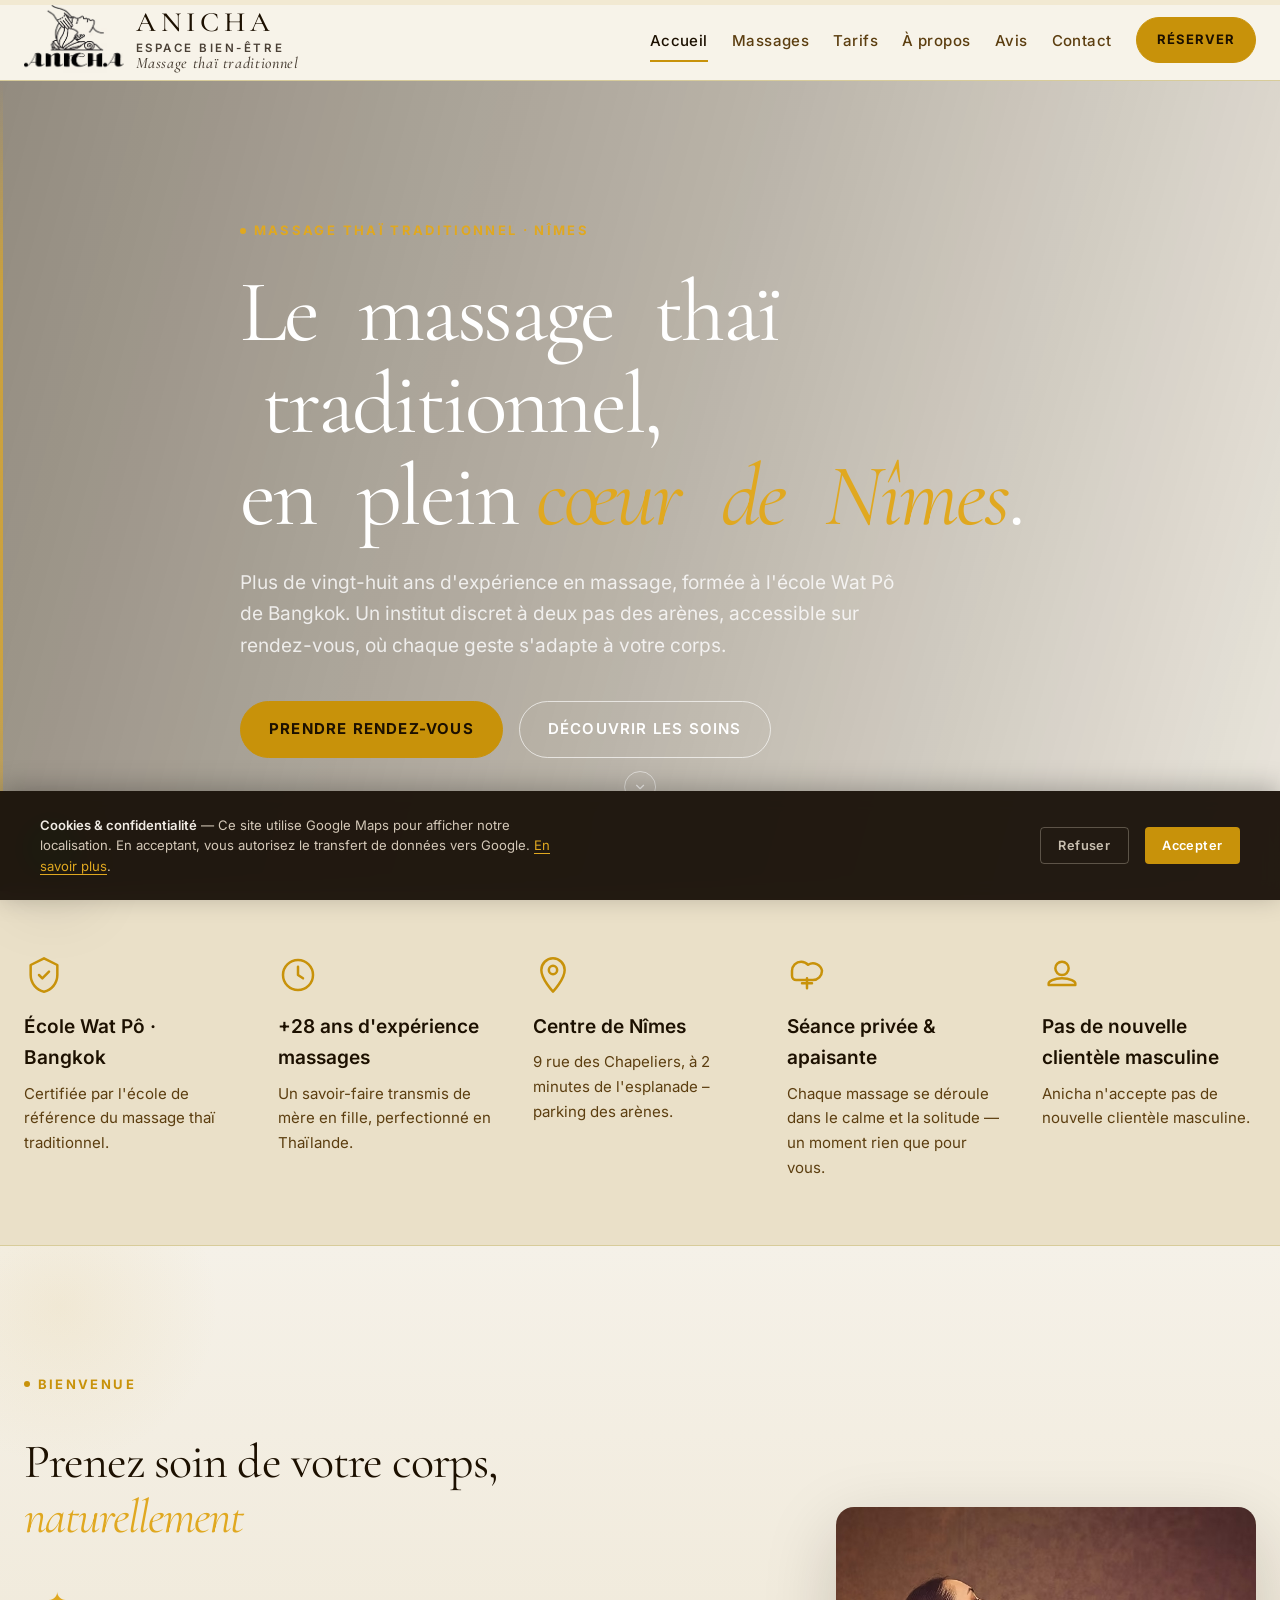
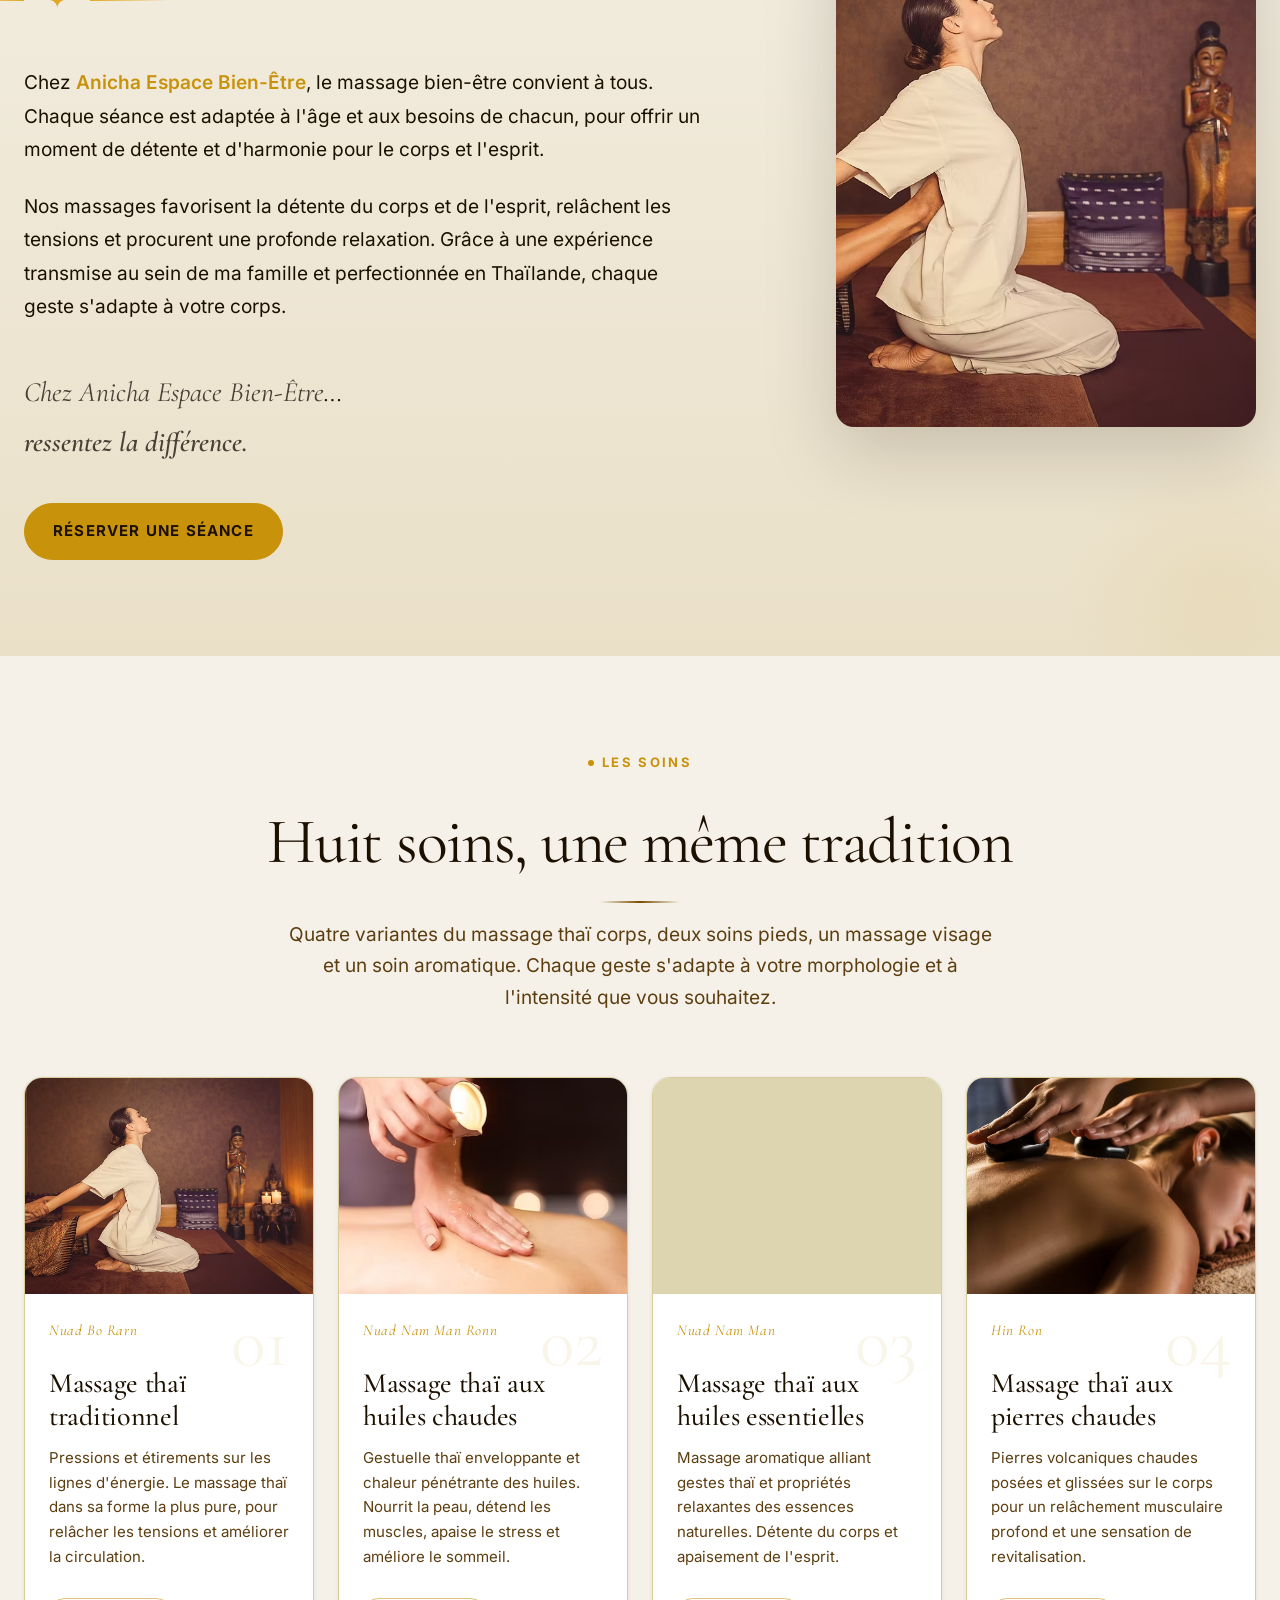
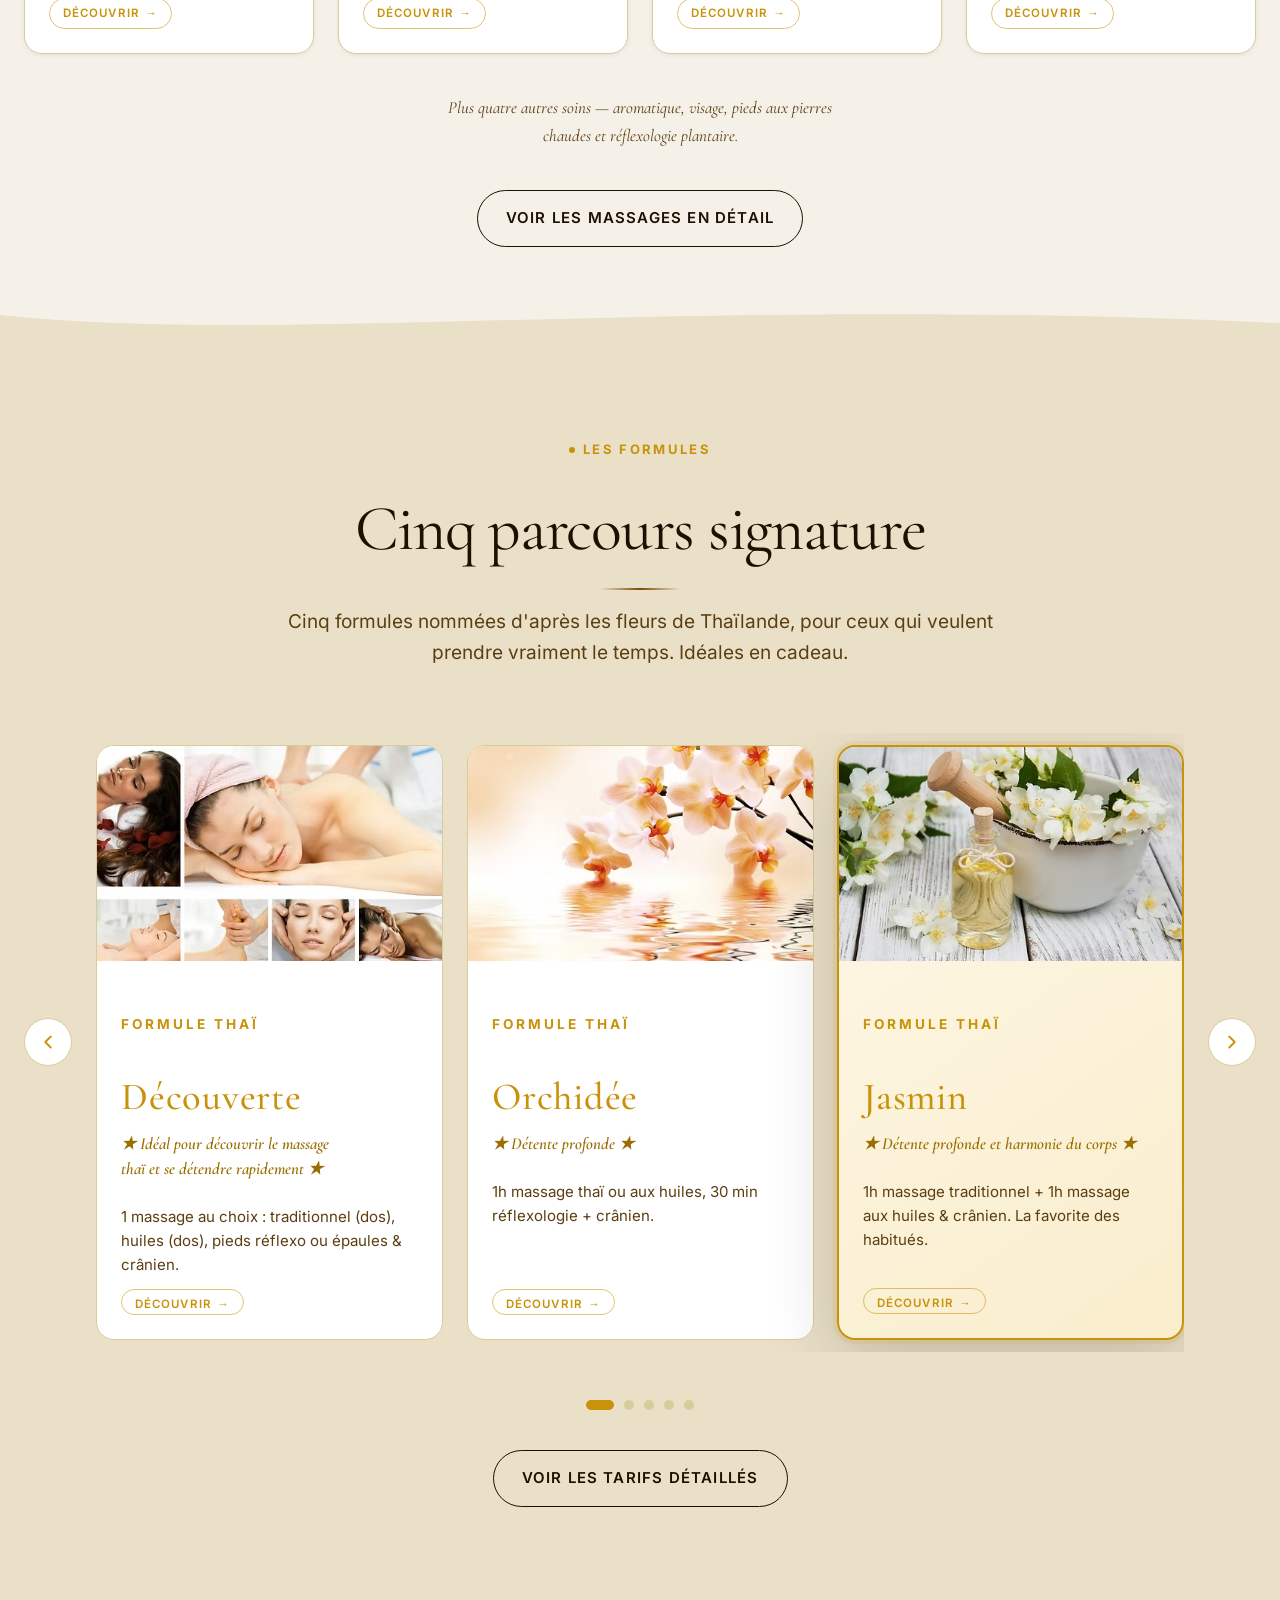
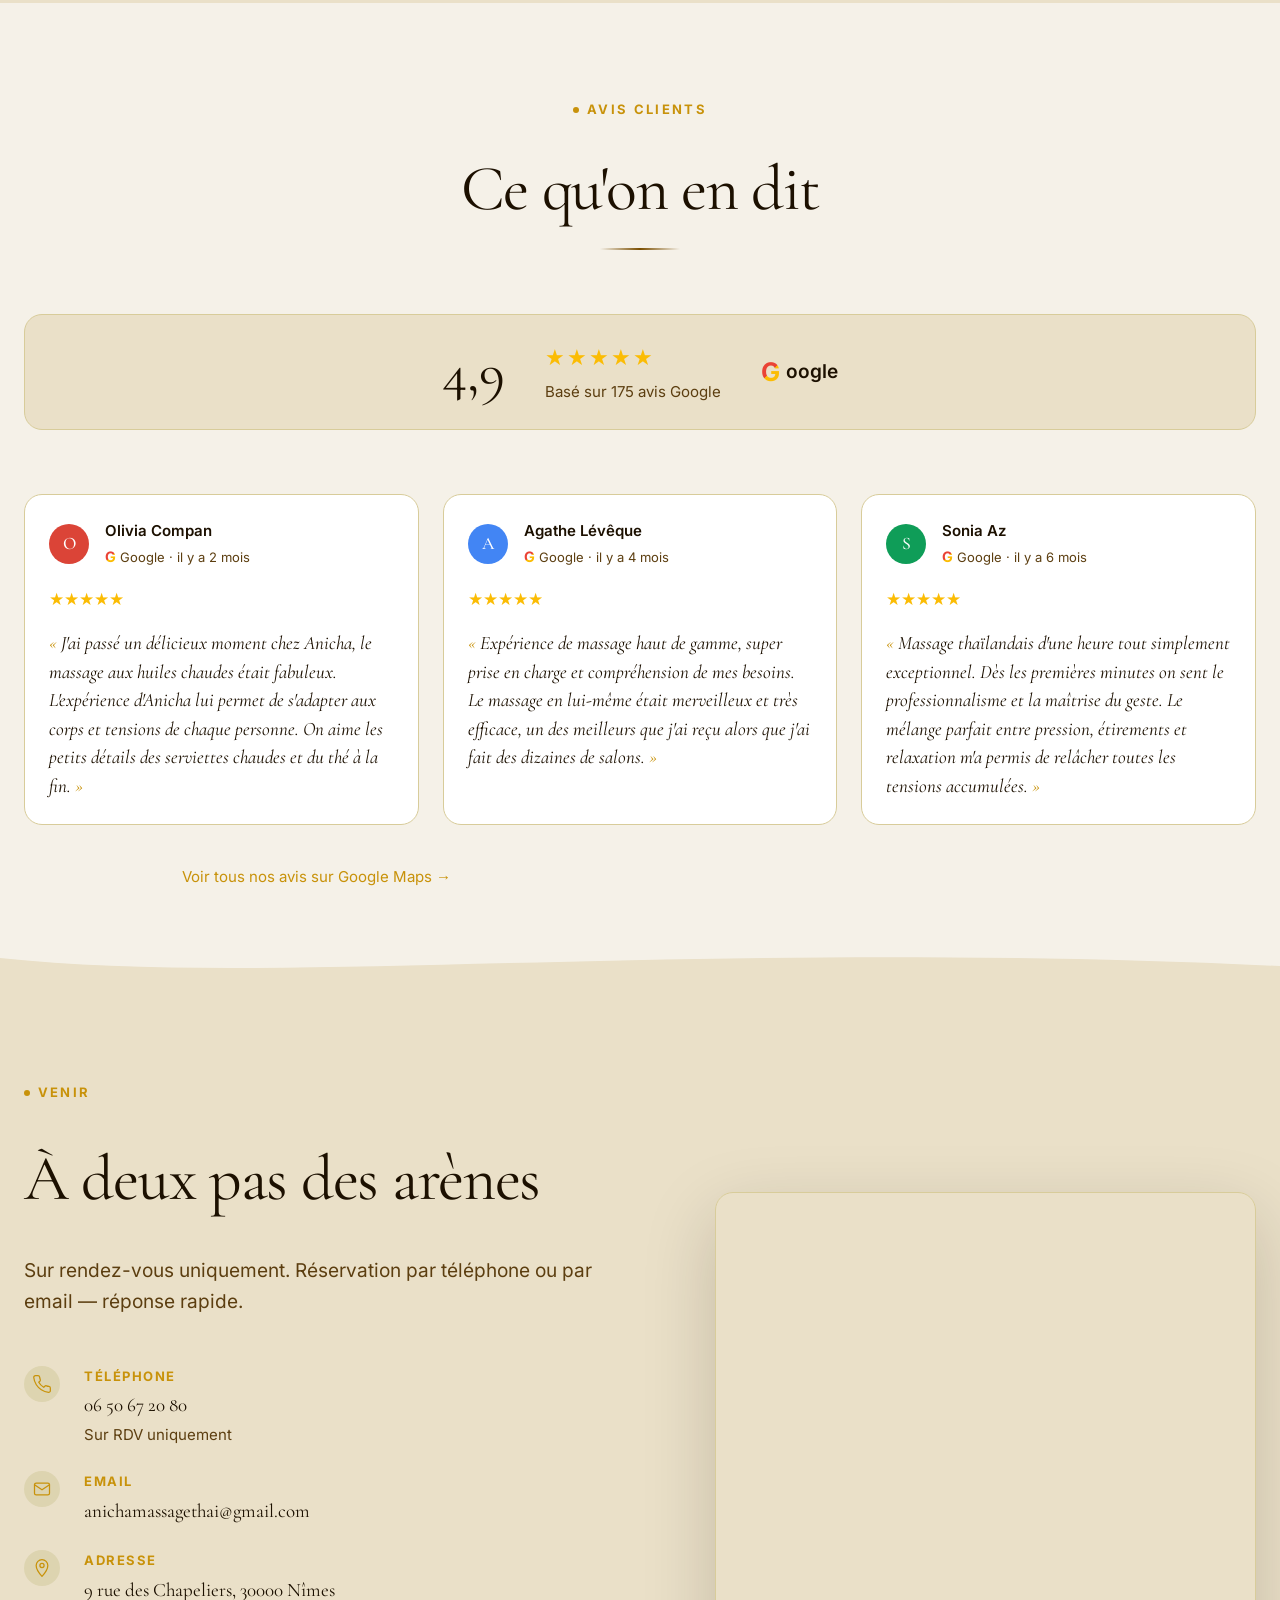
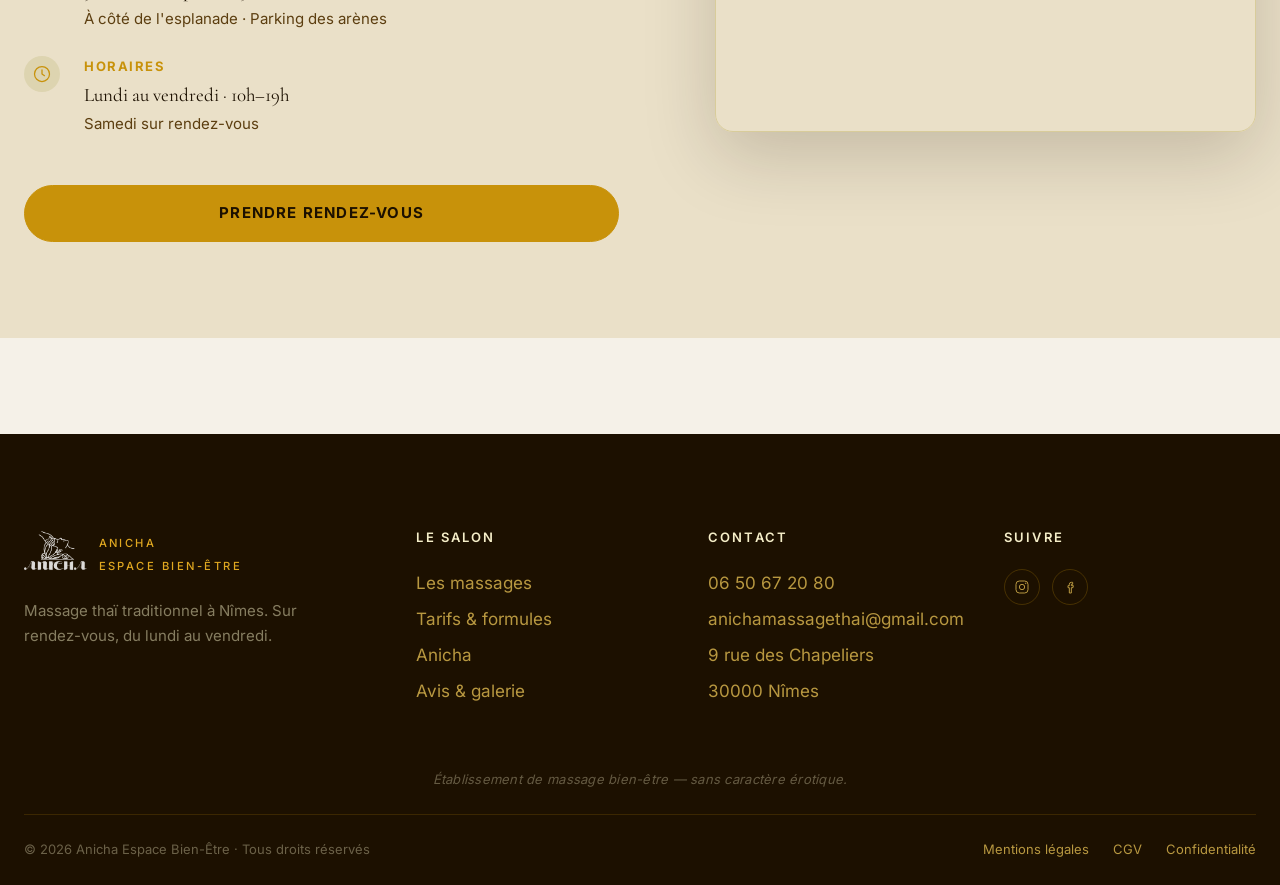
<file: index.html>
<!DOCTYPE html>
<html lang="fr">
<head>
  <meta charset="UTF-8" />
  <meta name="viewport" content="width=device-width, initial-scale=1" />
  <title>Anicha Espace Bien-Être – Massage thaï traditionnel à Nîmes </title>
  <meta name="description" content="Massage thaï traditionnel à Nîmes. Pas de nouvelle clientèle masculine, sur rendez-vous. Formée à l'école Wat Pô de Bangkok, +28 ans d'expérience. 9 rue des Chapeliers." />

  <!-- Open Graph / SEO -->
  <meta name="theme-color" content="#3A6647" />

  <!-- Polices -->

  <link rel="stylesheet" href="css/style.css" />
  <link rel="icon" type="image/x-icon" href="img/favicon.ico">
  <link rel="icon" type="image/png" sizes="32x32" href="img/favicon-32x32.png">
  <link rel="icon" type="image/png" sizes="16x16" href="img/favicon-16x16.png">
  <link rel="apple-touch-icon" sizes="180x180" href="img/apple-touch-icon.png">

  <!-- Schema.org LocalBusiness (SEO local) -->
  <script type="application/ld+json">
  {
    "@context": "https://schema.org",
    "@type": "MassageTherapy",
    "name": "Anicha Espace Bien-Être",
    "description": "Institut de massage thaï traditionnel à Nîmes.",
    "image": "https://images.unsplash.com/photo-1544161515-4ab6ce6db874?auto=format&fit=crop&w=1200&q=80",
    "telephone": "+33650672080",
    "email": "anichamassagethai@gmail.com",
    "address": {
      "@type": "PostalAddress",
      "streetAddress": "9 rue des Chapeliers",
      "addressLocality": "Nîmes",
      "postalCode": "30000",
      "addressCountry": "FR"
    },
    "geo": {
      "@type": "GeoCoordinates",
      "latitude": 43.836,
      "longitude": 4.361
    },
    "openingHoursSpecification": [
      {
        "@type": "OpeningHoursSpecification",
        "dayOfWeek": ["Monday", "Tuesday", "Wednesday", "Thursday", "Friday"],
        "opens": "10:00",
        "closes": "19:00"
      }
    ],
    "priceRange": "€€",
    "url": "https://anichamassagethai.com",
    "sameAs": ["https://www.instagram.com/anicha.massage.thai/", "https://www.facebook.com/profile.php?id=100057337184093"]
  }
  </script>
  <link rel="canonical" href="https://anichamassagethai.com/" />
  <meta property="og:type" content="website" />
  <meta property="og:locale" content="fr_FR" />
  <meta property="og:site_name" content="Anicha Espace Bien-Être" />
  <meta property="og:url" content="https://anichamassagethai.com/" />
  <meta property="og:title" content="Anicha Espace Bien-Être – Massage thaï traditionnel à Nîmes " />
  <meta property="og:description" content="Massage thaï traditionnel à Nîmes. Pas de nouvelle clientèle masculine, sur rendez-vous. Formée à l'école Wat Pô de Bangkok, +28 ans d'expérience. 9 rue des Chapeliers." />
  <meta property="og:image" content="https://anichamassagethai.com/img/massage-thai-traditionnel.jpg" />
  <meta property="og:image:width" content="1200" />
  <meta property="og:image:height" content="630" />
  <meta name="twitter:card" content="summary_large_image" />
  <meta name="twitter:title" content="Anicha Espace Bien-Être – Massage thaï traditionnel à Nîmes " />
  <meta name="twitter:description" content="Massage thaï traditionnel à Nîmes. Pas de nouvelle clientèle masculine, sur rendez-vous. Formée à l'école Wat Pô de Bangkok, +28 ans d'expérience. 9 rue des Chapeliers." />
  <meta name="twitter:image" content="https://anichamassagethai.com/img/massage-thai-traditionnel.jpg" />
</head>
<body>
  <a href="#main" class="skip-link">Aller au contenu</a>

  <!-- Barre de progression de scroll -->
  <div class="scroll-progress" aria-hidden="true"><div class="scroll-progress__bar" data-scroll-progress></div></div>

  <!-- ====================================================
       HEADER
  ===================================================== -->
  <header class="site-header">
    <div class="container site-header__inner">
      <a href="index.html" class="logo" aria-label="Anicha Espace Bien-Être – Accueil">
        <picture>
          <source srcset="img/logo.avif" type="image/avif">
          <img src="img/logo.png" alt="" class="logo__img" aria-hidden="true" width="100" height="70">
        </picture>
        <span class="logo__text">
          <span class="logo__name">ANICHA</span>
          <span class="logo__tagline">Espace bien-être</span>
          <span class="logo__sub">Massage thaï traditionnel</span>
        </span>
      </a>

    </div>
  </header>
  <nav class="nav" aria-label="Navigation principale">
        <ul class="nav__list" id="primary-menu">
          <li><a href="index.html" class="nav__link" aria-current="page">Accueil</a></li>
          <li><a href="massages.html" class="nav__link">Massages</a></li>
          <li><a href="tarifs.html" class="nav__link">Tarifs</a></li>
          <li><a href="a-propos.html" class="nav__link">À propos</a></li>
          <li><a href="avis-galerie.html" class="nav__link">Avis</a></li>
          <li><a href="contact.html" class="nav__link">Contact</a></li>
        </ul>
        <div class="nav__cta">
          <a href="contact.html" class="btn btn--primary btn--small">Réserver</a>
        </div>
      </nav>

      <button class="menu-toggle" type="button" aria-controls="primary-menu" aria-expanded="false" aria-label="Ouvrir le menu">
        <span class="menu-toggle__bar"></span>
      </button>

  <main id="main">
    <!-- ====================================================
         HERO
    ===================================================== -->
    <section class="hero" aria-labelledby="hero-title">
      <div class="hero__bg" aria-hidden="true">
        <video class="hero__video" autoplay loop muted playsinline
          poster="https://images.unsplash.com/photo-1600334129128-685c5582fd35?auto=format&fit=crop&w=1920&q=80">
          <source src="img/hero-massage.mp4" type="video/mp4">
        </video>
      </div>
      <div class="hero__overlay"></div>
      <div class="hero__decor" aria-hidden="true"></div>

      <!-- Particules dorées flottantes (décoratif) -->
      <div class="hero__particles" aria-hidden="true">
        <span></span><span></span><span></span><span></span><span></span>
        <span></span><span></span><span></span><span></span>
      </div>

      <div class="container hero__inner">
        <span class="eyebrow">Massage thaï traditionnel · Nîmes</span>
        <h1 id="hero-title">
          Le massage thaï traditionnel,<br />
          en plein <em>cœur de Nîmes</em>.
        </h1>
        <p class="hero__subtitle">
          Plus de vingt-huit ans d'expérience en massage, formée à l'école Wat Pô de Bangkok. Un institut discret à deux pas des arènes, accessible sur rendez-vous, où chaque geste s'adapte à votre corps.
        </p>
        <div class="hero__actions">
          <a href="contact.html" class="btn btn--primary">Prendre rendez-vous</a>
          <a href="massages.html" class="btn btn--ghost-light">Découvrir les soins</a>
        </div>
      </div>

      <!-- Scroll indicator -->
      <a href="#welcome" class="scroll-indicator" aria-label="Défiler vers le bas">
        <div class="scroll-indicator__ring" aria-hidden="true">
          <svg viewBox="0 0 24 24" fill="none" stroke="currentColor" stroke-width="2">
            <path d="m6 9 6 6 6-6" stroke-linecap="round" stroke-linejoin="round"/>
          </svg>
        </div>
        <span>Découvrir</span>
      </a>
    </section>

    <!-- ====================================================
         RÉASSURANCE
    ===================================================== -->
    <section class="reassurance" id="reassurance" aria-label="Nos garanties">
      <div class="container reassurance__grid">
        <div class="reassurance__item">
          <svg class="reassurance__icon" viewBox="0 0 24 24" fill="none" stroke="currentColor" stroke-width="1.5" aria-hidden="true">
            <path d="M12 2 4 6v6c0 5 3.5 9 8 10 4.5-1 8-5 8-10V6l-8-4Z" stroke-linejoin="round"/>
            <path d="m9 12 2 2 4-4" stroke-linecap="round" stroke-linejoin="round"/>
          </svg>
          <span class="reassurance__title">École Wat Pô · Bangkok</span>
          <p class="reassurance__desc">Certifiée par l'école de référence du massage thaï traditionnel.</p>
        </div>

        <div class="reassurance__item">
          <svg class="reassurance__icon" viewBox="0 0 24 24" fill="none" stroke="currentColor" stroke-width="1.5" aria-hidden="true">
            <circle cx="12" cy="12" r="9"/>
            <path d="M12 7v5l3 2" stroke-linecap="round" stroke-linejoin="round"/>
          </svg>
          <span class="reassurance__title"><span data-count-to="28" data-count-prefix="+" data-count-suffix=" ans">+28 ans</span> d'expérience massages</span>
          <p class="reassurance__desc">Un savoir-faire transmis de mère en fille, perfectionné en Thaïlande.</p>
        </div>

        <div class="reassurance__item">
          <svg class="reassurance__icon" viewBox="0 0 24 24" fill="none" stroke="currentColor" stroke-width="1.5" aria-hidden="true">
            <path d="M12 22s7-7.5 7-13a7 7 0 1 0-14 0c0 5.5 7 13 7 13Z" stroke-linejoin="round"/>
            <circle cx="12" cy="9" r="2.5"/>
          </svg>
          <span class="reassurance__title">Centre de Nîmes</span>
          <p class="reassurance__desc">9 rue des Chapeliers, à 2 minutes de l'esplanade – parking des arènes.</p>
        </div>

        <div class="reassurance__item">
          <svg class="reassurance__icon" viewBox="0 0 24 24" fill="none" stroke="currentColor" stroke-width="1.5" aria-hidden="true">
            <path d="M3 9.5C3 6.46 5.46 4 8.5 4c1.67 0 3.16.73 4.19 1.88A5.5 5.5 0 0 1 21 9.5c0 3.04-2.46 5.5-5.5 5.5H5.5A2.5 2.5 0 0 1 3 12.5v-3Z" stroke-linejoin="round"/>
            <path d="M12 14v6m-3-3h6" stroke-linecap="round"/>
          </svg>
          <span class="reassurance__title">Séance privée &amp; apaisante</span>
          <p class="reassurance__desc">Chaque massage se déroule dans le calme et la solitude — un moment rien que pour vous.</p>
        </div>

        <div class="reassurance__item">
          <svg class="reassurance__icon" viewBox="0 0 24 24" fill="none" stroke="currentColor" stroke-width="1.5" aria-hidden="true">
            <circle cx="12" cy="8" r="4"/>
            <path d="M12 14c-5 0-8 2-8 3v1h16v-1c0-1-3-3-8-3Z" stroke-linejoin="round"/>
          </svg>
          <span class="reassurance__title">Pas de nouvelle clientèle masculine</span>
          <p class="reassurance__desc">Anicha n'accepte pas de nouvelle clientèle masculine.</p>
        </div>
      </div>
    </section>

    <!-- ====================================================
         MOT D'ACCUEIL
    ===================================================== -->
    <section class="welcome" id="welcome" aria-labelledby="welcome-title">
      <div class="container welcome__inner">

        <div class="welcome__content">
          <span class="eyebrow">Bienvenue</span>
          <h2 id="welcome-title">Prenez soin de votre corps,<br><em>naturellement</em></h2>
          <span class="welcome__ornament" aria-hidden="true">✦</span>
          <div class="welcome__text">
            <p>Chez <strong>Anicha Espace Bien-Être</strong>, le massage bien-être convient à tous. Chaque séance est adaptée à l'âge et aux besoins de chacun, pour offrir un moment de détente et d'harmonie pour le corps et l'esprit.</p>
            <p>Nos massages favorisent la détente du corps et de l'esprit, relâchent les tensions et procurent une profonde relaxation. Grâce à une expérience transmise au sein de ma famille et perfectionnée en Thaïlande, chaque geste s'adapte à votre corps.</p>
          </div>
          <p class="welcome__call">
            <em>Chez Anicha Espace Bien-Être</em>…<br>
            <strong>ressentez la différence.</strong>
          </p>
          <a href="contact.html" class="btn btn--primary">Réserver une séance</a>
        </div>

        <div class="welcome__visual" aria-hidden="true">
          <div class="welcome__img-frame">
            <img src="img/massage-thai-traditionnel.jpg" alt="Massage thaï traditionnel chez Anicha" class="welcome__img" width="500" height="650" loading="lazy">
          </div>
        </div>

      </div>
    </section>

    <!-- ====================================================
         NOS MASSAGES
    ===================================================== -->
    <section class="section" aria-labelledby="soins-title">
      <div class="container">
        <header class="section-header">
          <span class="eyebrow">Les soins</span>
          <h2 id="soins-title">Huit soins, une même tradition</h2>
          <p class="lead">
            Quatre variantes du massage thaï corps, deux soins pieds, un massage visage et un soin aromatique. Chaque geste s'adapte à votre morphologie et à l'intensité que vous souhaitez.
          </p>
        </header>

        <div class="cards-grid cards-grid--soins">
          <!-- Carte 1 — Traditionnel -->
          <article class="card">
            <div class="card__image" style="background-image: url('img/massage-thai-traditionnel.jpg');"></div>
            <div class="card__body">
              <span class="card__number" aria-hidden="true">01</span>
              <span class="card__name-thai">Nuad Bo Rarn</span>
              <h3 class="card__title">Massage thaï traditionnel</h3>
              <p class="card__desc">Pressions et étirements sur les lignes d'énergie. Le massage thaï dans sa forme la plus pure, pour relâcher les tensions et améliorer la circulation.</p>
              <a href="massages.html#thai-traditionnel" class="card__cta">Découvrir <span aria-hidden="true">→</span></a>
            </div>
          </article>

          <!-- Carte 2 — Huiles chaudes -->
          <article class="card">
            <div class="card__image" style="background-image: url('img/massage-huiles-chaudes.jpg');"></div>
            <div class="card__body">
              <span class="card__number" aria-hidden="true">02</span>
              <span class="card__name-thai">Nuad Nam Man Ronn</span>
              <h3 class="card__title">Massage thaï aux huiles chaudes</h3>
              <p class="card__desc">Gestuelle thaï enveloppante et chaleur pénétrante des huiles. Nourrit la peau, détend les muscles, apaise le stress et améliore le sommeil.</p>
              <a href="massages.html#huiles-chaudes" class="card__cta">Découvrir <span aria-hidden="true">→</span></a>
            </div>
          </article>

          <!-- Carte 3 — Huiles essentielles -->
          <article class="card">
            <div class="card__image" style="background-image: url('https://images.unsplash.com/photo-1741522509438-a120c0bb5e88?auto=format&fit=crop&w=800&q=80');"></div>
            <div class="card__body">
              <span class="card__number" aria-hidden="true">03</span>
              <span class="card__name-thai">Nuad Nam Man</span>
              <h3 class="card__title">Massage thaï aux huiles essentielles</h3>
              <p class="card__desc">Massage aromatique alliant gestes thaï et propriétés relaxantes des essences naturelles. Détente du corps et apaisement de l'esprit.</p>
              <a href="massages.html#huiles-essentielles" class="card__cta">Découvrir <span aria-hidden="true">→</span></a>
            </div>
          </article>

          <!-- Carte 4 — Pierres chaudes (nouveau) -->
          <article class="card">
            <div class="card__image" style="background-image: url('img/massage-pierres-chaudes.jpg');"></div>
            <div class="card__body">
              <span class="card__number" aria-hidden="true">04</span>
              <span class="card__name-thai">Hin Ron</span>
              <h3 class="card__title">Massage thaï aux pierres chaudes</h3>
              <p class="card__desc">Pierres volcaniques chaudes posées et glissées sur le corps pour un relâchement musculaire profond et une sensation de revitalisation.</p>
              <a href="massages.html#pierres-chaudes" class="card__cta">Découvrir <span aria-hidden="true">→</span></a>
            </div>
          </article>
        </div>

        <p class="cards-grid__note">Plus quatre autres soins — aromatique, visage, pieds aux pierres chaudes et réflexologie plantaire.</p>

        <div class="text-center mt-lg">
          <a href="massages.html" class="btn btn--ghost">Voir les massages en détail</a>
        </div>
      </div>
    </section>

    <!-- ====================================================
         FORMULES
    ===================================================== -->
    <section class="section section--alt" aria-labelledby="formules-title">
      <div class="container">
        <header class="section-header">
          <span class="eyebrow">Les formules</span>
          <h2 id="formules-title">Cinq parcours signature</h2>
          <p class="lead">
            Cinq formules nommées d'après les fleurs de Thaïlande, pour ceux qui veulent prendre vraiment le temps. Idéales en cadeau.
          </p>
        </header>

        <div class="formules-carousel" data-carousel data-autoplay="5000" aria-roledescription="carrousel" aria-label="Cinq formules signature">
          <button class="carousel-arrow carousel-arrow--prev" type="button" aria-label="Formule précédente" data-carousel-prev>
            <svg viewBox="0 0 24 24" fill="none" stroke="currentColor" stroke-width="2" aria-hidden="true">
              <path d="m15 18-6-6 6-6" stroke-linecap="round" stroke-linejoin="round"/>
            </svg>
          </button>

          <div class="formules-carousel__track" data-carousel-track>
            <article class="formule-card" aria-roledescription="diapositive" aria-label="1 sur 5 — Découverte">
              <div class="formule-card__image" style="background-image: url('img/formule-decouverte.jpg');" role="img" aria-label="Formule Découverte"></div>
              <span class="formule-card__label">Formule Thaï</span>
              <h3 class="formule-card__name">Découverte</h3>
              <p class="formule-card__tagline">★ Idéal pour découvrir le massage thaï et se détendre rapidement ★</p>
              <p class="formule-card__list">1 massage au choix : traditionnel (dos), huiles (dos), pieds réflexo ou épaules &amp; crânien.</p>
              <a href="massages.html#formules" class="formule-card__cta">Découvrir <span aria-hidden="true">→</span></a>
            </article>

            <article class="formule-card" aria-roledescription="diapositive" aria-label="2 sur 5 — Orchidée">
              <div class="formule-card__image" style="background-image: url('img/formule-orchidee.jpg');" role="img" aria-label="Formule Orchidée"></div>
              <span class="formule-card__label">Formule Thaï</span>
              <h3 class="formule-card__name">Orchidée</h3>
              <p class="formule-card__tagline">★ Détente profonde ★</p>
              <p class="formule-card__list">1h massage thaï ou aux huiles, 30 min réflexologie + crânien.</p>
              <a href="massages.html#formules" class="formule-card__cta">Découvrir <span aria-hidden="true">→</span></a>
            </article>

            <article class="formule-card formule-card--featured" aria-roledescription="diapositive" aria-label="3 sur 5 — Jasmin, le plus choisi">
              <div class="formule-card__image" style="background-image: url('img/formule-jasmine.jpg');" role="img" aria-label="Formule Jasmin"></div>
              <span class="formule-card__label">Formule Thaï</span>
              <h3 class="formule-card__name">Jasmin</h3>
              <p class="formule-card__tagline">★ Détente profonde et harmonie du corps ★</p>
              <p class="formule-card__list">1h massage traditionnel + 1h massage aux huiles &amp; crânien. La favorite des habitués.</p>
              <a href="massages.html#formules" class="formule-card__cta">Découvrir <span aria-hidden="true">→</span></a>
            </article>

            <article class="formule-card" aria-roledescription="diapositive" aria-label="4 sur 5 — Lilawadee">
              <div class="formule-card__image" style="background-image: url('img/formule-lilawadee.jpeg');" role="img" aria-label="Formule Lilawadee"></div>
              <span class="formule-card__label">Formule Thaï</span>
              <h3 class="formule-card__name">Lilawadee</h3>
              <p class="formule-card__tagline">★ Détente profonde et équilibre du corps ★</p>
              <p class="formule-card__list">1h30 traditionnel ou huiles chaudes + 30 min réflexologie et crânien.</p>
              <a href="massages.html#formules" class="formule-card__cta">Découvrir <span aria-hidden="true">→</span></a>
            </article>

            <article class="formule-card" aria-roledescription="diapositive" aria-label="5 sur 5 — Lotus">
              <div class="formule-card__image" style="background-image: url('img/formule-lotus.jpg');" role="img" aria-label="Formule Lotus"></div>
              <span class="formule-card__label">Formule Thaï</span>
              <h3 class="formule-card__name">Lotus</h3>
              <p class="formule-card__tagline">★ Relaxation intense et énergie renouvelée ★</p>
              <p class="formule-card__list">L'expérience complète : 1h traditionnel, 1h huiles, 30 min réflexologie + crânien.</p>
              <a href="massages.html#formules" class="formule-card__cta">Découvrir <span aria-hidden="true">→</span></a>
            </article>
          </div>

          <button class="carousel-arrow carousel-arrow--next" type="button" aria-label="Formule suivante" data-carousel-next>
            <svg viewBox="0 0 24 24" fill="none" stroke="currentColor" stroke-width="2" aria-hidden="true">
              <path d="m9 18 6-6-6-6" stroke-linecap="round" stroke-linejoin="round"/>
            </svg>
          </button>

          <div class="carousel-dots" role="tablist" aria-label="Choisir une formule" data-carousel-dots></div>
        </div>

        <div class="text-center mt-lg">
          <a href="tarifs.html" class="btn btn--ghost">Voir les tarifs détaillés</a>
        </div>
      </div>
    </section>

    <!-- ====================================================
         TÉMOIGNAGES
    ===================================================== -->
    <section class="section" aria-labelledby="testimonials-title">
      <div class="container">
        <header class="section-header">
          <span class="eyebrow">Avis clients</span>
          <h2 id="testimonials-title">Ce qu'on en dit</h2>
        </header>

        <!-- Note agrégée -->
        <div class="google-aggregate" aria-label="Note Google globale">
          <div class="google-aggregate__score" aria-label="4,9 sur 5">4,9</div>
          <div class="google-aggregate__right">
            <div class="google-aggregate__stars" aria-label="5 étoiles">★★★★★</div>
            <div class="google-aggregate__label">Basé sur 175 avis Google</div>
          </div>
          <div class="google-aggregate__logo" aria-hidden="true">
            <span class="google-g">G</span>oogle
          </div>
        </div>

        <div class="testimonials__grid">

          <article class="testimonial">
            <div class="testimonial__header">
              <div class="testimonial__avatar" aria-hidden="true" style="background-color:#DB4437;">O</div>
              <div class="testimonial__meta">
                <span class="testimonial__name">Olivia Compan</span>
                <span class="testimonial__source">
                  <span class="google-g" style="font-size:0.9rem;">G</span> Google · il y a 2 mois
                </span>
              </div>
            </div>
            <div class="testimonial__stars" aria-label="5 étoiles sur 5">★★★★★</div>
            <p class="testimonial__text">J'ai passé un délicieux moment chez Anicha, le massage aux huiles chaudes était fabuleux. L'expérience d'Anicha lui permet de s'adapter aux corps et tensions de chaque personne. On aime les petits détails des serviettes chaudes et du thé à la fin.</p>
          </article>

          <article class="testimonial">
            <div class="testimonial__header">
              <div class="testimonial__avatar" aria-hidden="true" style="background-color:#4285F4;">A</div>
              <div class="testimonial__meta">
                <span class="testimonial__name">Agathe Lévêque</span>
                <span class="testimonial__source">
                  <span class="google-g" style="font-size:0.9rem;">G</span> Google · il y a 4 mois
                </span>
              </div>
            </div>
            <div class="testimonial__stars" aria-label="5 étoiles sur 5">★★★★★</div>
            <p class="testimonial__text">Expérience de massage haut de gamme, super prise en charge et compréhension de mes besoins. Le massage en lui-même était merveilleux et très efficace, un des meilleurs que j'ai reçu alors que j'ai fait des dizaines de salons.</p>
          </article>

          <article class="testimonial">
            <div class="testimonial__header">
              <div class="testimonial__avatar" aria-hidden="true" style="background-color:#0F9D58;">S</div>
              <div class="testimonial__meta">
                <span class="testimonial__name">Sonia Az</span>
                <span class="testimonial__source">
                  <span class="google-g" style="font-size:0.9rem;">G</span> Google · il y a 6 mois
                </span>
              </div>
            </div>
            <div class="testimonial__stars" aria-label="5 étoiles sur 5">★★★★★</div>
            <p class="testimonial__text">Massage thaïlandais d'une heure tout simplement exceptionnel. Dès les premières minutes on sent le professionnalisme et la maîtrise du geste. Le mélange parfait entre pression, étirements et relaxation m'a permis de relâcher toutes les tensions accumulées.</p>
          </article>

        </div>

        <p class="testimonials__google">
          <a href="https://maps.app.goo.gl/weLUMTqv7YcMpxRj9" target="_blank" rel="noopener noreferrer">
            Voir tous nos avis sur Google Maps →
          </a>
        </p>
      </div>
    </section>

    <!-- ====================================================
         CONTACT RAPIDE
    ===================================================== -->
    <section class="section section--alt" aria-labelledby="contact-title">
      <div class="container">
        <div class="contact-quick">
          <div class="contact-quick__details">
            <span class="eyebrow">Venir</span>
            <h2 id="contact-title">À deux pas des arènes</h2>
            <p class="lead">Sur rendez-vous uniquement. Réservation par téléphone ou par email — réponse rapide.</p>

            <div class="contact-info">
              <div class="contact-info__item">
                <svg class="contact-info__icon" viewBox="0 0 24 24" fill="none" stroke="currentColor" stroke-width="1.5" aria-hidden="true">
                  <path d="M22 16.92V20a2 2 0 0 1-2.18 2 19.79 19.79 0 0 1-8.63-3.07 19.5 19.5 0 0 1-6-6A19.79 19.79 0 0 1 2.12 4.18 2 2 0 0 1 4.11 2h3.08a2 2 0 0 1 2 1.72 12.84 12.84 0 0 0 .7 2.81 2 2 0 0 1-.45 2.11L8.09 9.91a16 16 0 0 0 6 6l1.27-1.27a2 2 0 0 1 2.11-.45 12.84 12.84 0 0 0 2.81.7A2 2 0 0 1 22 16.92Z" stroke-linecap="round" stroke-linejoin="round"/>
                </svg>
                <div>
                  <div class="contact-info__label">Téléphone</div>
                  <div class="contact-info__value">
                    <a href="tel:+33650672080">06 50 67 20 80</a>
                    <small>Sur RDV uniquement</small>
                  </div>
                </div>
              </div>

              <div class="contact-info__item">
                <svg class="contact-info__icon" viewBox="0 0 24 24" fill="none" stroke="currentColor" stroke-width="1.5" aria-hidden="true">
                  <rect x="3" y="5" width="18" height="14" rx="2"/>
                  <path d="m3 7 9 6 9-6" stroke-linecap="round" stroke-linejoin="round"/>
                </svg>
                <div>
                  <div class="contact-info__label">Email</div>
                  <div class="contact-info__value">
                    <a href="mailto:anichamassagethai@gmail.com">anichamassagethai@gmail.com</a>
                  </div>
                </div>
              </div>

              <div class="contact-info__item">
                <svg class="contact-info__icon" viewBox="0 0 24 24" fill="none" stroke="currentColor" stroke-width="1.5" aria-hidden="true">
                  <path d="M12 22s7-7.5 7-13a7 7 0 1 0-14 0c0 5.5 7 13 7 13Z" stroke-linejoin="round"/>
                  <circle cx="12" cy="9" r="2.5"/>
                </svg>
                <div>
                  <div class="contact-info__label">Adresse</div>
                  <div class="contact-info__value">
                    9 rue des Chapeliers, 30000 Nîmes
                    <small>À côté de l'esplanade · Parking des arènes</small>
                  </div>
                </div>
              </div>

              <div class="contact-info__item">
                <svg class="contact-info__icon" viewBox="0 0 24 24" fill="none" stroke="currentColor" stroke-width="1.5" aria-hidden="true">
                  <circle cx="12" cy="12" r="9"/>
                  <path d="M12 7v5l3 2" stroke-linecap="round" stroke-linejoin="round"/>
                </svg>
                <div>
                  <div class="contact-info__label">Horaires</div>
                  <div class="contact-info__value">
                    Lundi au vendredi · 10h–19h
                    <small>Samedi sur rendez-vous</small>
                  </div>
                </div>
              </div>
            </div>

            <a href="contact.html" class="btn btn--primary">Prendre rendez-vous</a>
          </div>

          <div class="contact-quick__map">
            <iframe
              src="https://www.google.com/maps/embed?pb=!1m14!1m8!1m3!1d359.7431903510998!2d4.3609169!3d43.8362275!3m2!1i1024!2i768!4f13.1!3m3!1m2!1s0x12b42dbad566a245%3A0x153d3b7b6a628de!2sANICHA%20ESPACE%20BIEN%20%C3%8ATRE%20NIMES!5e0!3m2!1sfr!2sfr"
              title="Anicha Espace Bien-Être – 9 rue des Chapeliers, Nîmes"
              allowfullscreen
              loading="lazy"
              referrerpolicy="no-referrer-when-downgrade"
            ></iframe>
          </div>
        </div>
      </div>
    </section>
  </main>

  <!-- ====================================================
       FOOTER
  ===================================================== -->
  <footer class="site-footer">
    <div class="container">
      <div class="site-footer__grid">
        <div class="site-footer__brand">
          <a href="index.html" class="site-footer__logo">
            <picture>
              <source srcset="img/logo.avif" type="image/avif">
              <img src="img/logo.png" alt="" class="logo__img" aria-hidden="true" width="63" height="44">
            </picture>
            <span class="site-footer__logo-text">
              ANICHA<span>Espace bien-être</span>
            </span>
          </a>
          <p>Massage thaï traditionnel à Nîmes. Sur rendez-vous, du lundi au vendredi.</p>
        </div>

        <div>
          <h4>Le salon</h4>
          <ul>
            <li><a href="massages.html">Les massages</a></li>
            <li><a href="tarifs.html">Tarifs &amp; formules</a></li>
            <li><a href="a-propos.html">Anicha</a></li>
            <li><a href="avis-galerie.html">Avis &amp; galerie</a></li>
          </ul>
        </div>

        <div>
          <h4>Contact</h4>
          <ul>
            <li><a href="tel:+33650672080">06 50 67 20 80</a></li>
            <li><a href="mailto:anichamassagethai@gmail.com">anichamassagethai@gmail.com</a></li>
            <li>9 rue des Chapeliers</li>
            <li>30000 Nîmes</li>
          </ul>
        </div>

        <div>
          <h4>Suivre</h4>
          <div class="socials">
            <a href="https://www.instagram.com/anicha.massage.thai/" aria-label="Instagram" target="_blank" rel="noopener">
              <svg viewBox="0 0 24 24" fill="none" stroke="currentColor" stroke-width="1.5"><rect x="3" y="3" width="18" height="18" rx="5"/><circle cx="12" cy="12" r="4"/><circle cx="17.5" cy="6.5" r="0.5" fill="currentColor"/></svg>
            </a>
            <a href="https://www.facebook.com/profile.php?id=100057337184093" aria-label="Facebook" target="_blank" rel="noopener">
              <svg viewBox="0 0 24 24" fill="none" stroke="currentColor" stroke-width="1.5"><path d="M14 8h2V5h-2a3 3 0 0 0-3 3v2H9v3h2v8h3v-8h2.5l.5-3H14V8.5c0-.3.2-.5.5-.5H14Z" stroke-linejoin="round"/></svg>
            </a>
          </div>
        </div>
      </div>

            <p class="site-footer__notice">Établissement de massage bien-être — sans caractère érotique.</p>
      <div class="site-footer__bottom">
        <span>© <span data-current-year>2026</span> Anicha Espace Bien-Être · Tous droits réservés</span>
        <div class="site-footer__bottom-links">
          <a href="mentions-legales.html">Mentions légales</a>
          <a href="mentions-legales.html#cgv">CGV</a>
          <a href="mentions-legales.html#confidentialite">Confidentialité</a>
        </div>
      </div>
    </div>
  </footer>

  <!-- FAB mobile -->
  <div class="fab-stack">
    <a href="https://wa.me/33650672080?text=Bonjour%20Anicha%2C%20j%27aimerais%20prendre%20rendez-vous" class="fab-whatsapp" aria-label="Contacter Anicha sur WhatsApp" target="_blank" rel="noopener">
      <svg viewBox="0 0 32 32" fill="currentColor" aria-hidden="true">
        <path d="M16.001 3C9.374 3 4 8.373 4 14.999c0 2.515.776 4.85 2.099 6.787L4 29l7.388-2.05a11.97 11.97 0 0 0 4.613.927h.005c6.626 0 11.999-5.373 11.999-12C28.005 8.373 22.628 3 16.001 3Zm0 21.812c-1.48 0-2.93-.388-4.205-1.117l-.302-.18-4.382 1.218 1.187-4.276-.196-.31a9.84 9.84 0 0 1-1.521-5.255c0-5.448 4.434-9.881 9.882-9.881 5.448 0 9.881 4.433 9.881 9.881 0 5.449-4.433 9.92-9.344 9.92Zm5.43-7.41c-.299-.149-1.764-.871-2.038-.97-.273-.099-.472-.149-.671.149-.198.297-.769.97-.943 1.169-.174.198-.347.223-.646.075-.298-.15-1.258-.464-2.394-1.476-.886-.79-1.483-1.766-1.658-2.064-.174-.297-.018-.458.131-.606.135-.134.298-.348.447-.521.149-.174.198-.298.297-.497.099-.198.05-.372-.025-.521-.074-.149-.671-1.617-.92-2.213-.242-.582-.488-.503-.671-.512l-.572-.01a1.097 1.097 0 0 0-.795.372c-.273.298-1.043 1.018-1.043 2.482 0 1.464 1.067 2.879 1.215 3.077.149.198 2.099 3.205 5.085 4.493.711.307 1.265.49 1.697.628.713.226 1.362.194 1.875.118.572-.085 1.764-.721 2.013-1.418.249-.696.249-1.293.174-1.418-.075-.124-.273-.198-.572-.347Z"/>
      </svg>
    </a>
    <a href="contact.html" class="fab-reserve" aria-label="Prendre rendez-vous">
      <svg viewBox="0 0 24 24" fill="none" stroke="currentColor" stroke-width="2" aria-hidden="true">
        <rect x="3" y="4" width="18" height="18" rx="2"/><path d="M16 2v4M8 2v4M3 10h18" stroke-linecap="round" stroke-linejoin="round"/>
      </svg>
      Réserver
    </a>
  </div>

  <script src="js/main.js" defer></script>
</body>
</html>
</file>
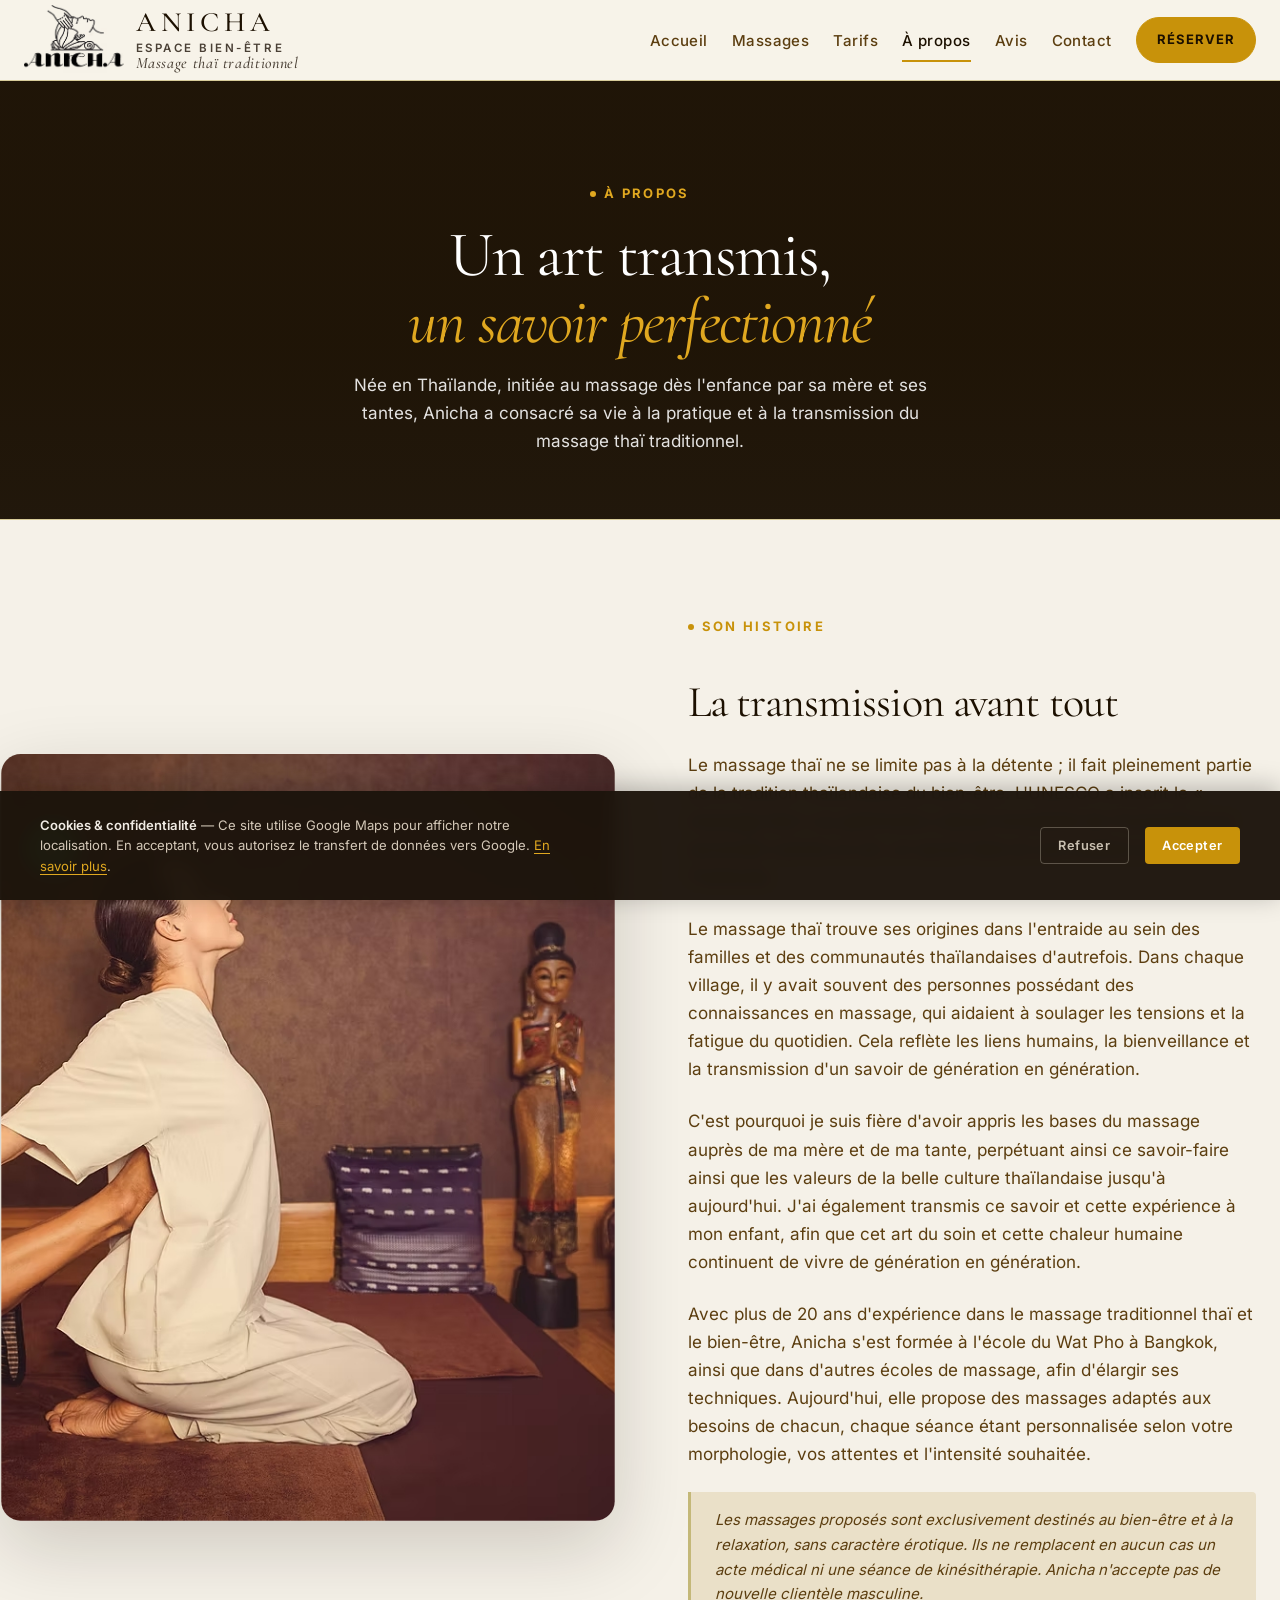
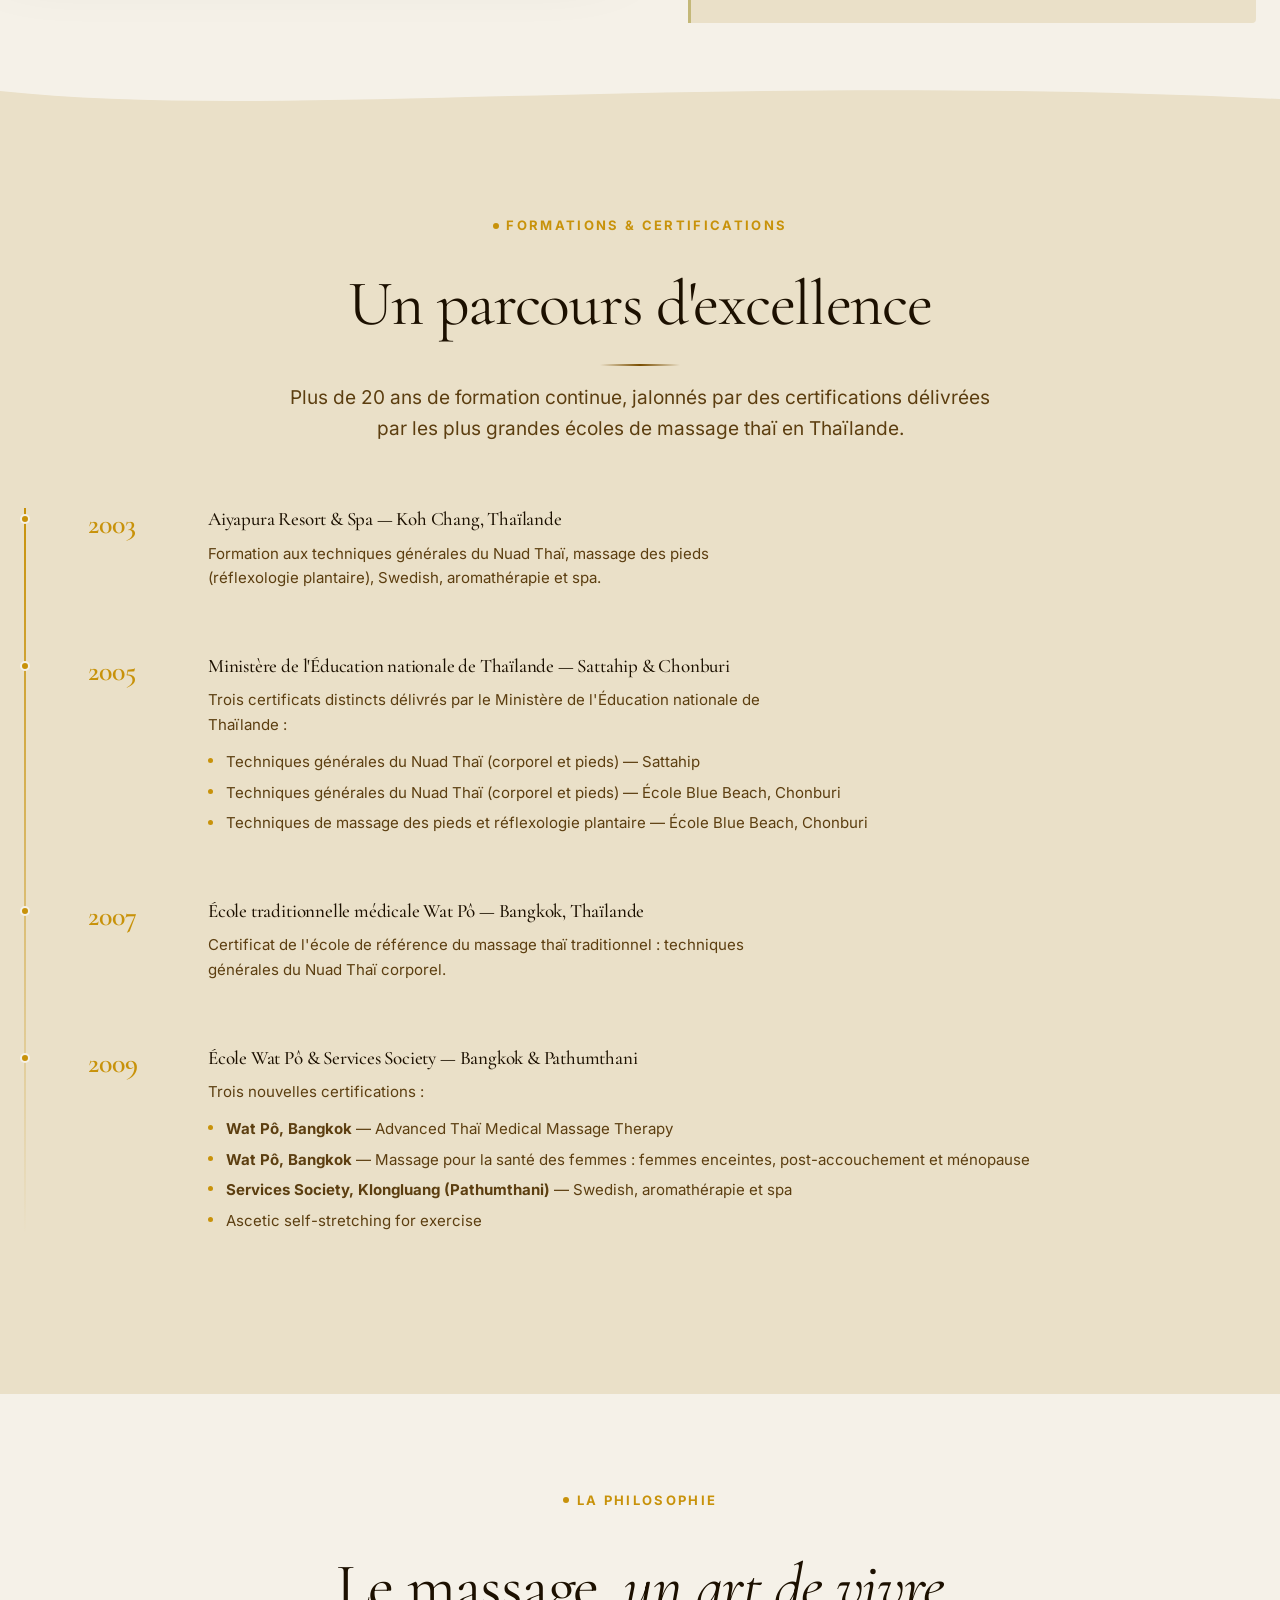
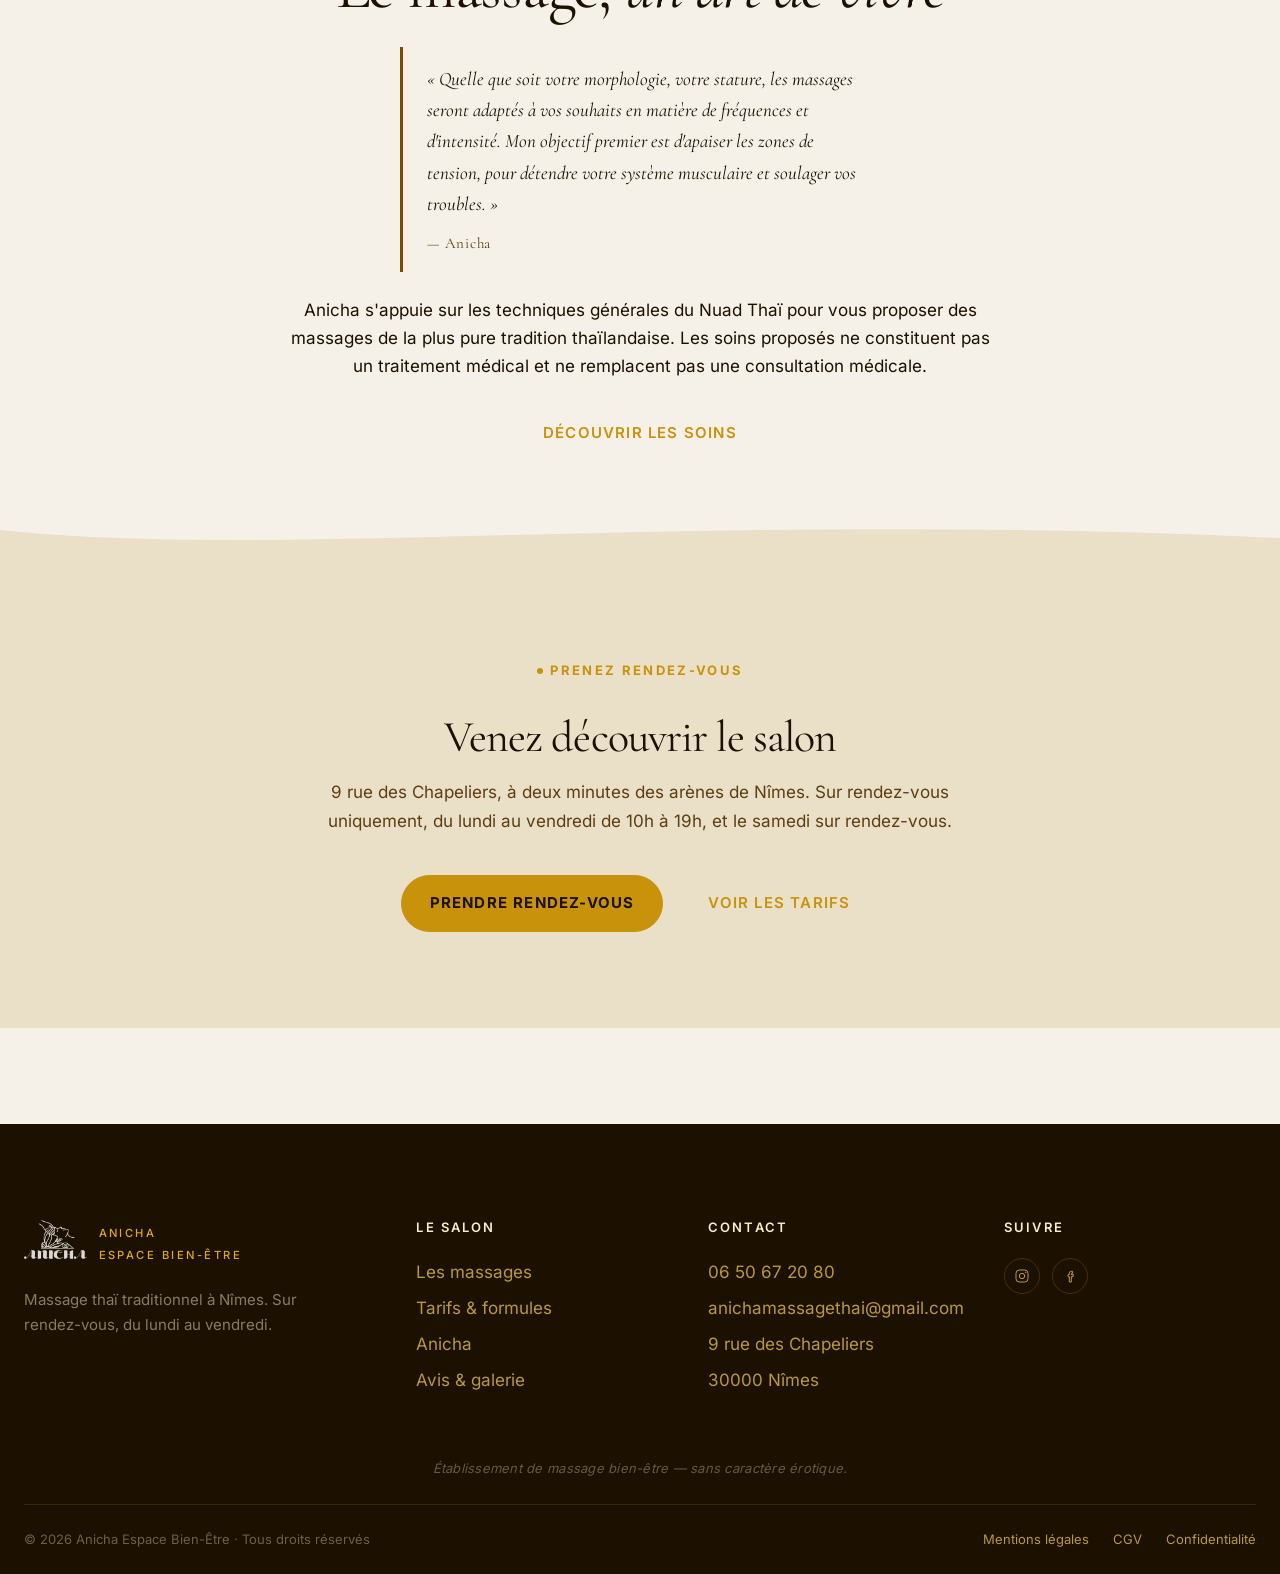
<file: a-propos.html>
<!DOCTYPE html>
<html lang="fr">
<head>
  <meta charset="UTF-8" />
  <meta name="viewport" content="width=device-width, initial-scale=1" />
  <title>Anicha – Masseuse thaï certifiée Wat Pô, Nîmes | +28 ans d'expérience</title>
  <meta name="description" content="Anicha, masseuse thaï certifiée à l'école Wat Pô de Bangkok. Plus de 28 ans d'expérience. Née en Thaïlande, installée à Nîmes. Pas de nouvelle clientèle masculine." />
  <link rel="stylesheet" href="css/style.css" />
  <link rel="icon" type="image/x-icon" href="img/favicon.ico">
  <link rel="icon" type="image/png" sizes="32x32" href="img/favicon-32x32.png">
  <link rel="icon" type="image/png" sizes="16x16" href="img/favicon-16x16.png">
  <link rel="apple-touch-icon" sizes="180x180" href="img/apple-touch-icon.png">
  <link rel="canonical" href="https://anichamassagethai.com/a-propos.html" />
  <meta property="og:type" content="website" />
  <meta property="og:locale" content="fr_FR" />
  <meta property="og:site_name" content="Anicha Espace Bien-Être" />
  <meta property="og:url" content="https://anichamassagethai.com/a-propos.html" />
  <meta property="og:title" content="Anicha – Masseuse thaï certifiée Wat Pô, Nîmes | +28 ans d'expérience" />
  <meta property="og:description" content="Anicha, masseuse thaï certifiée à l'école Wat Pô de Bangkok. Plus de 28 ans d'expérience. Née en Thaïlande, installée à Nîmes. Pas de nouvelle clientèle masculine." />
  <meta property="og:image" content="https://anichamassagethai.com/img/massage-thai-traditionnel.jpg" />
  <meta property="og:image:width" content="1200" />
  <meta property="og:image:height" content="630" />
  <meta name="twitter:card" content="summary_large_image" />
  <meta name="twitter:title" content="Anicha – Masseuse thaï certifiée Wat Pô, Nîmes | +28 ans d'expérience" />
  <meta name="twitter:description" content="Anicha, masseuse thaï certifiée à l'école Wat Pô de Bangkok. Plus de 28 ans d'expérience. Née en Thaïlande, installée à Nîmes. Pas de nouvelle clientèle masculine." />
  <meta name="twitter:image" content="https://anichamassagethai.com/img/massage-thai-traditionnel.jpg" />
  <script type="application/ld+json">
  {
    "@context": "https://schema.org",
    "@type": "Person",
    "name": "Anicha",
    "jobTitle": "Masseuse thaï certifiée",
    "description": "Masseuse thaï certifiée à l'école Wat Pô de Bangkok, plus de 28 ans d'expérience.",
    "worksFor": {
      "@type": "LocalBusiness",
      "name": "Anicha Espace Bien-Être",
      "url": "https://anichamassagethai.com"
    },
    "knowsAbout": ["Massage thaï traditionnel", "Réflexologie plantaire", "Massage aux huiles essentielles", "Massage aux pierres chaudes"],
    "hasCredential": {
      "@type": "EducationalOccupationalCredential",
      "credentialCategory": "Certification",
      "recognizedBy": {"@type": "Organization", "name": "École Wat Pô, Bangkok"}
    }
  }
  </script>
</head>
<body>
  <a href="#main" class="skip-link">Aller au contenu</a>

  <header class="site-header">
    <div class="container site-header__inner">
      <a href="index.html" class="logo" aria-label="Anicha – Accueil">
        <picture>
          <source srcset="img/logo.avif" type="image/avif">
          <img src="img/logo.png" alt="" class="logo__img" aria-hidden="true" width="100" height="70">
        </picture>
        <span class="logo__text">
          <span class="logo__name">ANICHA</span>
          <span class="logo__tagline">Espace bien-être</span>
          <span class="logo__sub">Massage thaï traditionnel</span>
        </span>
      </a>
    </div>
  </header>
  <nav class="nav" aria-label="Navigation principale">
        <ul class="nav__list" id="primary-menu">
          <li><a href="index.html" class="nav__link">Accueil</a></li>
          <li><a href="massages.html" class="nav__link">Massages</a></li>
          <li><a href="tarifs.html" class="nav__link">Tarifs</a></li>
          <li><a href="a-propos.html" class="nav__link" aria-current="page">À propos</a></li>
          <li><a href="avis-galerie.html" class="nav__link">Avis</a></li>
          <li><a href="contact.html" class="nav__link">Contact</a></li>
        </ul>
        <div class="nav__cta"><a href="contact.html" class="btn btn--primary btn--small">Réserver</a></div>
      </nav>
      <button class="menu-toggle" type="button" aria-controls="primary-menu" aria-expanded="false" aria-label="Ouvrir le menu">
        <span class="menu-toggle__bar"></span>
      </button>

  <main id="main">

    <section class="page-hero">

      <div class="page-hero__bg" aria-hidden="true">
        <video autoplay loop muted playsinline preload="metadata"
          poster="https://images.unsplash.com/photo-1600334129128-685c5582fd35?auto=format&fit=crop&w=1920&q=80">
          <source src="img/hero-massage.mp4" type="video/mp4">
        </video>
      </div>
      <div class="page-hero__overlay" aria-hidden="true"></div>
      <div class="container">
        <span class="eyebrow">À propos</span>
        <h1>Un art transmis,<br><em>un savoir perfectionné</em></h1>
        <p>Née en Thaïlande, initiée au massage dès l'enfance par sa mère et ses tantes, Anicha a consacré sa vie à la pratique et à la transmission du massage thaï traditionnel.</p>
      </div>
    </section>

    <!-- HISTOIRE -->
    <section class="section" aria-labelledby="histoire-title">
      <div class="container about-inner">
        <div class="about-image" style="background-image: url('img/massage-thai-traditionnel.jpg');" role="img" aria-label="Institut Anicha Espace Bien-Être à Nîmes" data-parallax="0.15"></div>
        <div class="about-content">
          <span class="eyebrow">Son histoire</span>
          <h2 id="histoire-title">La transmission avant tout</h2>
          <p>Le massage thaï ne se limite pas à la détente ; il fait pleinement partie de la tradition thaïlandaise du bien-être. L'UNESCO a inscrit le « massage thaï » au patrimoine culturel immatériel de l'humanité et le reconnaît comme un art, un savoir-faire et une tradition propre à la Thaïlande.</p>
          <p>Le massage thaï trouve ses origines dans l'entraide au sein des familles et des communautés thaïlandaises d'autrefois. Dans chaque village, il y avait souvent des personnes possédant des connaissances en massage, qui aidaient à soulager les tensions et la fatigue du quotidien. Cela reflète les liens humains, la bienveillance et la transmission d'un savoir de génération en génération.</p>
          <p>C'est pourquoi je suis fière d'avoir appris les bases du massage auprès de ma mère et de ma tante, perpétuant ainsi ce savoir-faire ainsi que les valeurs de la belle culture thaïlandaise jusqu'à aujourd'hui. J'ai également transmis ce savoir et cette expérience à mon enfant, afin que cet art du soin et cette chaleur humaine continuent de vivre de génération en génération.</p>
          <p>Avec plus de 20 ans d'expérience dans le massage traditionnel thaï et le bien-être, Anicha s'est formée à l'école du Wat Pho à Bangkok, ainsi que dans d'autres écoles de massage, afin d'élargir ses techniques. Aujourd'hui, elle propose des massages adaptés aux besoins de chacun, chaque séance étant personnalisée selon votre morphologie, vos attentes et l'intensité souhaitée.</p>
          <p class="about-notice"><em>Les massages proposés sont exclusivement destinés au bien-être et à la relaxation, sans caractère érotique. Ils ne remplacent en aucun cas un acte médical ni une séance de kinésithérapie. Anicha n'accepte pas de nouvelle clientèle masculine.</em></p>
        </div>
      </div>
    </section>

    <!-- CERTIFICATIONS -->
    <section class="section section--alt" aria-labelledby="certifs-title">
      <div class="container">
        <header class="section-header">
          <span class="eyebrow">Formations &amp; certifications</span>
          <h2 id="certifs-title">Un parcours d'excellence</h2>
          <p class="lead">Plus de 20 ans de formation continue, jalonnés par des certifications délivrées par les plus grandes écoles de massage thaï en Thaïlande.</p>
        </header>
        <div class="timeline">
          <div class="timeline-item">
            <div class="timeline-item__year">2003</div>
            <div class="timeline-item__content">
              <h3>Aiyapura Resort &amp; Spa — Koh Chang, Thaïlande</h3>
              <p>Formation aux techniques générales du Nuad Thaï, massage des pieds (réflexologie plantaire), Swedish, aromathérapie et spa.</p>
            </div>
          </div>
          <div class="timeline-item">
            <div class="timeline-item__year">2005</div>
            <div class="timeline-item__content">
              <h3>Ministère de l'Éducation nationale de Thaïlande — Sattahip &amp; Chonburi</h3>
              <p>Trois certificats distincts délivrés par le Ministère de l'Éducation nationale de Thaïlande :</p>
              <ul class="timeline-list">
                <li>Techniques générales du Nuad Thaï (corporel et pieds) — Sattahip</li>
                <li>Techniques générales du Nuad Thaï (corporel et pieds) — École Blue Beach, Chonburi</li>
                <li>Techniques de massage des pieds et réflexologie plantaire — École Blue Beach, Chonburi</li>
              </ul>
            </div>
          </div>
          <div class="timeline-item">
            <div class="timeline-item__year">2007</div>
            <div class="timeline-item__content">
              <h3>École traditionnelle médicale Wat Pô — Bangkok, Thaïlande</h3>
              <p>Certificat de l'école de référence du massage thaï traditionnel : techniques générales du Nuad Thaï corporel.</p>
            </div>
          </div>
          <div class="timeline-item">
            <div class="timeline-item__year">2009</div>
            <div class="timeline-item__content">
              <h3>École Wat Pô &amp; Services Society — Bangkok &amp; Pathumthani</h3>
              <p>Trois nouvelles certifications :</p>
              <ul class="timeline-list">
                <li><strong>Wat Pô, Bangkok</strong> — Advanced Thaï Medical Massage Therapy</li>
                <li><strong>Wat Pô, Bangkok</strong> — Massage pour la santé des femmes : femmes enceintes, post-accouchement et ménopause</li>
                <li><strong>Services Society, Klongluang (Pathumthani)</strong> — Swedish, aromathérapie et spa</li>
                <li>Ascetic self-stretching for exercise</li>
              </ul>
            </div>
          </div>
        </div>
      </div>
    </section>

    <!-- PHILOSOPHIE -->
    <section class="section philosophy" aria-labelledby="philo-title">
      <div class="container philosophy__inner">
        <div class="philosophy__content">
          <span class="eyebrow">La philosophie</span>
          <h2 id="philo-title">Le massage, <em>un art de vivre</em></h2>
          <blockquote>
            <p>« Quelle que soit votre morphologie, votre stature, les massages seront adaptés à vos souhaits en matière de fréquences et d'intensité. Mon objectif premier est d'apaiser les zones de tension, pour détendre votre système musculaire et soulager vos troubles. »</p>
            <cite>— Anicha</cite>
          </blockquote>
          <p>Anicha s'appuie sur les techniques générales du Nuad Thaï pour vous proposer des massages de la plus pure tradition thaïlandaise. Les soins proposés ne constituent pas un traitement médical et ne remplacent pas une consultation médicale.</p>
          <a href="massages.html" class="btn btn--outline">Découvrir les soins</a>
        </div>
      </div>
    </section>

    <!-- CTA -->
    <section class="section section--alt" aria-labelledby="cta-apropos-title">
      <div class="container cta-centered">
        <span class="eyebrow">Prenez rendez-vous</span>
        <h2 id="cta-apropos-title">Venez découvrir le salon</h2>
        <p>9 rue des Chapeliers, à deux minutes des arènes de Nîmes. Sur rendez-vous uniquement, du lundi au vendredi de 10h à 19h, et le samedi sur rendez-vous.</p>
        <div class="cta-centered__actions">
          <a href="contact.html" class="btn btn--primary">Prendre rendez-vous</a>
          <a href="tarifs.html" class="btn btn--outline">Voir les tarifs</a>
        </div>
      </div>
    </section>

  </main>

  <footer class="site-footer">
    <div class="container">
      <div class="site-footer__grid">
        <div class="site-footer__brand">
          <a href="index.html" class="site-footer__logo">
            <picture>
              <source srcset="img/logo.avif" type="image/avif">
              <img src="img/logo.png" alt="" class="logo__img" aria-hidden="true" width="63" height="44">
            </picture>
            <span class="site-footer__logo-text">
              ANICHA<span>Espace bien-être</span>
            </span>
          </a>
          <p>Massage thaï traditionnel à Nîmes. Sur rendez-vous, du lundi au vendredi.</p>
        </div>
        <div>
          <h4>Le salon</h4>
          <ul>
            <li><a href="massages.html">Les massages</a></li>
            <li><a href="tarifs.html">Tarifs &amp; formules</a></li>
            <li><a href="a-propos.html">Anicha</a></li>
            <li><a href="avis-galerie.html">Avis &amp; galerie</a></li>
          </ul>
        </div>
        <div>
          <h4>Contact</h4>
          <ul>
            <li><a href="tel:+33650672080">06 50 67 20 80</a></li>
            <li><a href="mailto:anichamassagethai@gmail.com">anichamassagethai@gmail.com</a></li>
            <li>9 rue des Chapeliers</li>
            <li>30000 Nîmes</li>
          </ul>
        </div>
        <div>
          <h4>Suivre</h4>
          <div class="socials">
            <a href="https://www.instagram.com/anicha.massage.thai/" aria-label="Instagram" target="_blank" rel="noopener"><svg viewBox="0 0 24 24" fill="none" stroke="currentColor" stroke-width="1.5"><rect x="3" y="3" width="18" height="18" rx="5"/><circle cx="12" cy="12" r="4"/><circle cx="17.5" cy="6.5" r="0.5" fill="currentColor"/></svg></a>
            <a href="https://www.facebook.com/profile.php?id=100057337184093" aria-label="Facebook" target="_blank" rel="noopener"><svg viewBox="0 0 24 24" fill="none" stroke="currentColor" stroke-width="1.5"><path d="M14 8h2V5h-2a3 3 0 0 0-3 3v2H9v3h2v8h3v-8h2.5l.5-3H14V8.5c0-.3.2-.5.5-.5H14Z" stroke-linejoin="round"/></svg></a>
          </div>
        </div>
      </div>
            <p class="site-footer__notice">Établissement de massage bien-être — sans caractère érotique.</p>
      <div class="site-footer__bottom">
        <span>© <span data-current-year>2026</span> Anicha Espace Bien-Être · Tous droits réservés</span>
        <div class="site-footer__bottom-links">
          <a href="mentions-legales.html">Mentions légales</a>
          <a href="mentions-legales.html#cgv">CGV</a>
          <a href="mentions-legales.html#confidentialite">Confidentialité</a>
        </div>
      </div>
    </div>
  </footer>

  <!-- FAB mobile -->
  <div class="fab-stack">
    <a href="https://wa.me/33650672080?text=Bonjour%20Anicha%2C%20j%27aimerais%20prendre%20rendez-vous" class="fab-whatsapp" aria-label="Contacter Anicha sur WhatsApp" target="_blank" rel="noopener">
      <svg viewBox="0 0 32 32" fill="currentColor" aria-hidden="true">
        <path d="M16.001 3C9.374 3 4 8.373 4 14.999c0 2.515.776 4.85 2.099 6.787L4 29l7.388-2.05a11.97 11.97 0 0 0 4.613.927h.005c6.626 0 11.999-5.373 11.999-12C28.005 8.373 22.628 3 16.001 3Zm0 21.812c-1.48 0-2.93-.388-4.205-1.117l-.302-.18-4.382 1.218 1.187-4.276-.196-.31a9.84 9.84 0 0 1-1.521-5.255c0-5.448 4.434-9.881 9.882-9.881 5.448 0 9.881 4.433 9.881 9.881 0 5.449-4.433 9.92-9.344 9.92Zm5.43-7.41c-.299-.149-1.764-.871-2.038-.97-.273-.099-.472-.149-.671.149-.198.297-.769.97-.943 1.169-.174.198-.347.223-.646.075-.298-.15-1.258-.464-2.394-1.476-.886-.79-1.483-1.766-1.658-2.064-.174-.297-.018-.458.131-.606.135-.134.298-.348.447-.521.149-.174.198-.298.297-.497.099-.198.05-.372-.025-.521-.074-.149-.671-1.617-.92-2.213-.242-.582-.488-.503-.671-.512l-.572-.01a1.097 1.097 0 0 0-.795.372c-.273.298-1.043 1.018-1.043 2.482 0 1.464 1.067 2.879 1.215 3.077.149.198 2.099 3.205 5.085 4.493.711.307 1.265.49 1.697.628.713.226 1.362.194 1.875.118.572-.085 1.764-.721 2.013-1.418.249-.696.249-1.293.174-1.418-.075-.124-.273-.198-.572-.347Z"/>
      </svg>
    </a>
    <a href="contact.html" class="fab-reserve" aria-label="Prendre rendez-vous">
      <svg viewBox="0 0 24 24" fill="none" stroke="currentColor" stroke-width="2" aria-hidden="true">
        <rect x="3" y="4" width="18" height="18" rx="2"/><path d="M16 2v4M8 2v4M3 10h18" stroke-linecap="round" stroke-linejoin="round"/>
      </svg>
      Réserver
    </a>
  </div>

  <script src="js/main.js" defer></script>
</body>
</html>
</file>
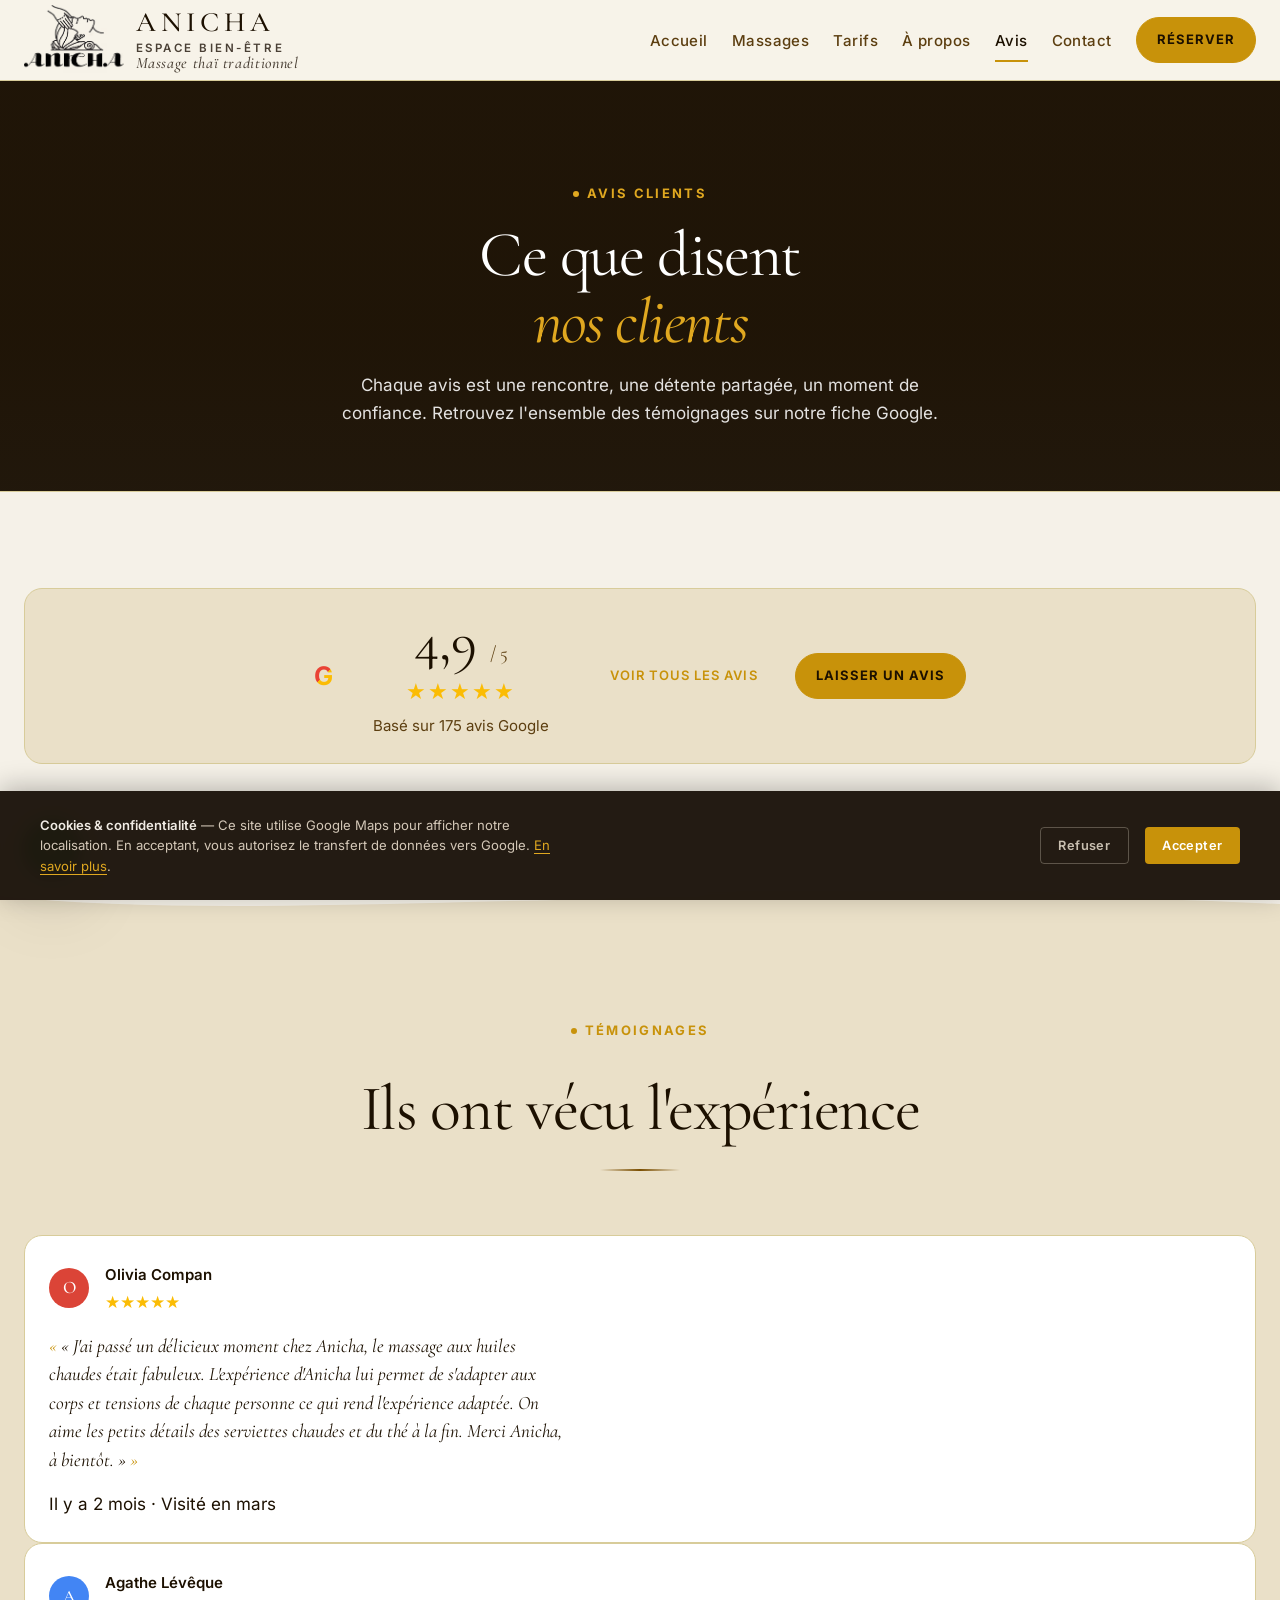
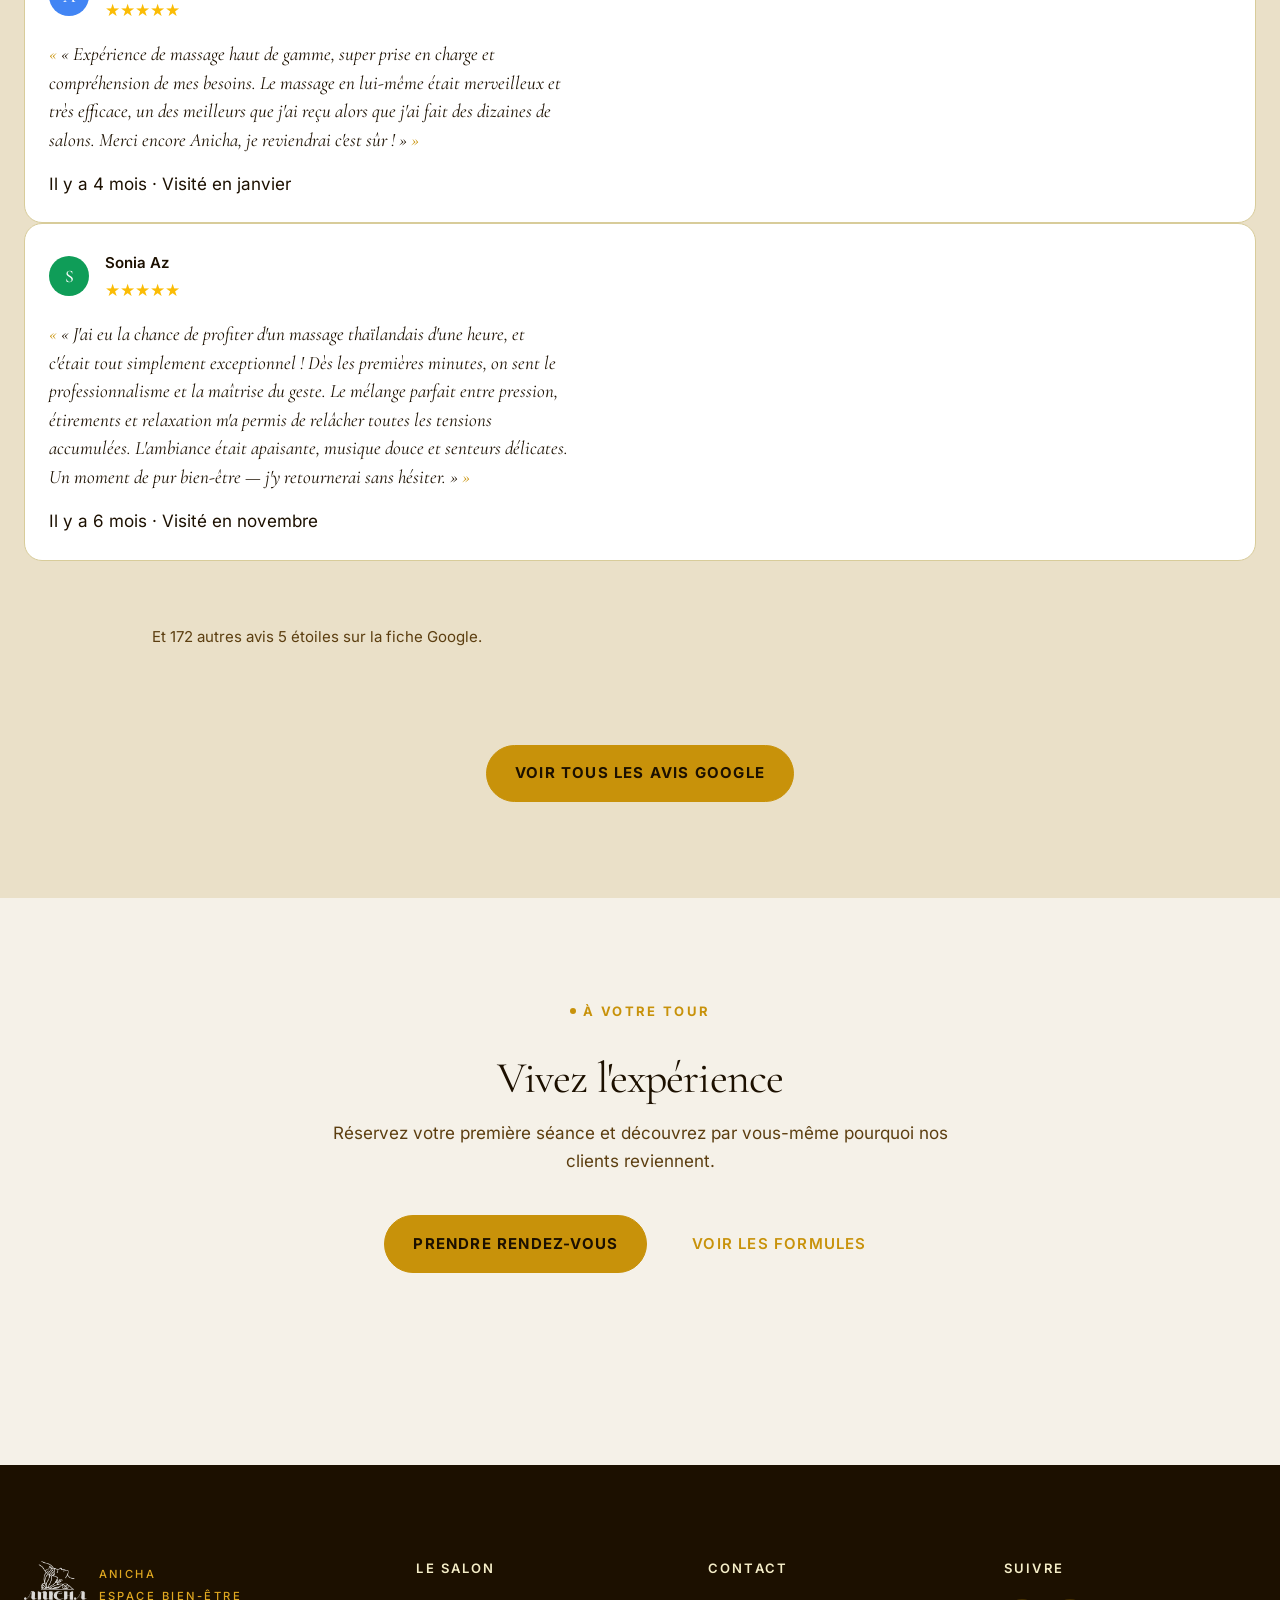
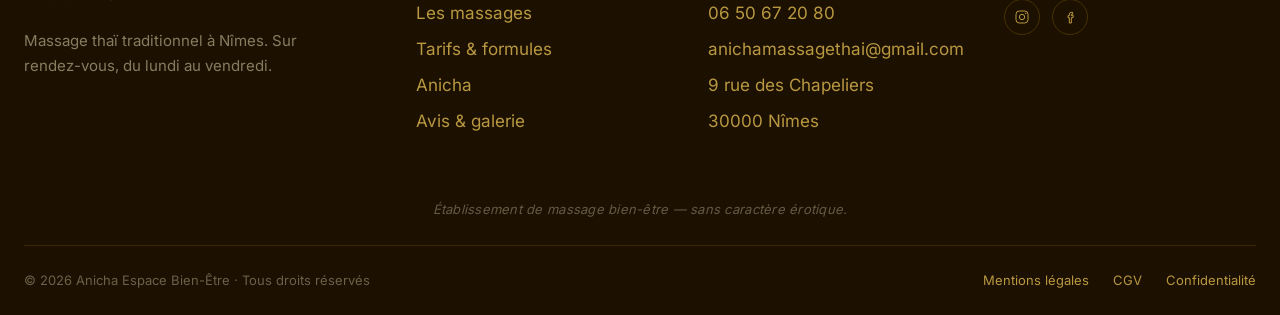
<file: avis-galerie.html>
<!DOCTYPE html>
<html lang="fr">
<head>
  <meta charset="UTF-8" />
  <meta name="viewport" content="width=device-width, initial-scale=1" />
  <title>Avis clients – Massage thaï Nîmes | Anicha Espace Bien-Être</title>
  <meta name="description" content="Avis Google des clientes d'Anicha Espace Bien-Être à Nîmes. Note 5/5. Massage thaï traditionnel, réflexologie, pierres chaudes. Pas de nouvelle clientèle masculine." />
  <link rel="stylesheet" href="css/style.css" />
  <link rel="icon" type="image/x-icon" href="img/favicon.ico">
  <link rel="icon" type="image/png" sizes="32x32" href="img/favicon-32x32.png">
  <link rel="icon" type="image/png" sizes="16x16" href="img/favicon-16x16.png">
  <link rel="apple-touch-icon" sizes="180x180" href="img/apple-touch-icon.png">
  <link rel="canonical" href="https://anichamassagethai.com/avis-galerie.html" />
  <meta property="og:type" content="website" />
  <meta property="og:locale" content="fr_FR" />
  <meta property="og:site_name" content="Anicha Espace Bien-Être" />
  <meta property="og:url" content="https://anichamassagethai.com/avis-galerie.html" />
  <meta property="og:title" content="Avis clients – Massage thaï Nîmes | Anicha Espace Bien-Être" />
  <meta property="og:description" content="Avis Google des clientes d'Anicha Espace Bien-Être à Nîmes. Note 5/5. Massage thaï traditionnel, réflexologie, pierres chaudes. Pas de nouvelle clientèle masculine." />
  <meta property="og:image" content="https://anichamassagethai.com/img/massage-thai-traditionnel.jpg" />
  <meta property="og:image:width" content="1200" />
  <meta property="og:image:height" content="630" />
  <meta name="twitter:card" content="summary_large_image" />
  <meta name="twitter:title" content="Avis clients – Massage thaï Nîmes | Anicha Espace Bien-Être" />
  <meta name="twitter:description" content="Avis Google des clientes d'Anicha Espace Bien-Être à Nîmes. Note 5/5. Massage thaï traditionnel, réflexologie, pierres chaudes. Pas de nouvelle clientèle masculine." />
  <meta name="twitter:image" content="https://anichamassagethai.com/img/massage-thai-traditionnel.jpg" />
  <script type="application/ld+json">
  {
    "@context": "https://schema.org",
    "@type": "LocalBusiness",
    "name": "Anicha Espace Bien-Être",
    "url": "https://anichamassagethai.com",
    "aggregateRating": {
      "@type": "AggregateRating",
      "ratingValue": "4.9",
      "bestRating": "5",
      "ratingCount": "175"
    }
  }
  </script>
</head>
<body>
  <a href="#main" class="skip-link">Aller au contenu</a>

  <header class="site-header">
    <div class="container site-header__inner">
      <a href="index.html" class="logo" aria-label="Anicha – Accueil">
        <picture>
          <source srcset="img/logo.avif" type="image/avif">
          <img src="img/logo.png" alt="" class="logo__img" aria-hidden="true" width="100" height="70">
        </picture>
        <span class="logo__text">
          <span class="logo__name">ANICHA</span>
          <span class="logo__tagline">Espace bien-être</span>
          <span class="logo__sub">Massage thaï traditionnel</span>
        </span>
      </a>
    </div>
  </header>
  <nav class="nav" aria-label="Navigation principale">
        <ul class="nav__list" id="primary-menu">
          <li><a href="index.html" class="nav__link">Accueil</a></li>
          <li><a href="massages.html" class="nav__link">Massages</a></li>
          <li><a href="tarifs.html" class="nav__link">Tarifs</a></li>
          <li><a href="a-propos.html" class="nav__link">À propos</a></li>
          <li><a href="avis-galerie.html" class="nav__link" aria-current="page">Avis</a></li>
          <li><a href="contact.html" class="nav__link">Contact</a></li>
        </ul>
        <div class="nav__cta"><a href="contact.html" class="btn btn--primary btn--small">Réserver</a></div>
      </nav>
      <button class="menu-toggle" type="button" aria-controls="primary-menu" aria-expanded="false" aria-label="Ouvrir le menu">
        <span class="menu-toggle__bar"></span>
      </button>

  <main id="main">

    <section class="page-hero">

      <div class="page-hero__bg" aria-hidden="true">
        <video autoplay loop muted playsinline preload="metadata"
          poster="https://images.unsplash.com/photo-1600334129128-685c5582fd35?auto=format&fit=crop&w=1920&q=80">
          <source src="img/hero-massage.mp4" type="video/mp4">
        </video>
      </div>
      <div class="page-hero__overlay" aria-hidden="true"></div>
      <div class="container">
        <span class="eyebrow">Avis clients</span>
        <h1>Ce que disent<br><em>nos clients</em></h1>
        <p>Chaque avis est une rencontre, une détente partagée, un moment de confiance. Retrouvez l'ensemble des témoignages sur notre fiche Google.</p>
      </div>
    </section>

    <!-- NOTE AGRÉGÉE -->
    <section class="section" aria-labelledby="rating-title">
      <div class="container">
        <div class="google-aggregate" role="region" aria-labelledby="rating-title">
          <div>
            <p class="google-g" aria-hidden="true">G</p>
          </div>
          <div class="google-aggregate__rating">
            <div class="google-aggregate__score" id="rating-title">4,9 <span>/ 5</span></div>
            <div class="google-aggregate__stars" aria-label="4,9 étoiles sur 5">
              <span aria-hidden="true">★★★★★</span>
            </div>
            <p class="google-aggregate__count">Basé sur 175 avis Google</p>
          </div>
          <div class="google-aggregate__cta">
            <a href="https://maps.app.goo.gl/weLUMTqv7YcMpxRj9" target="_blank" rel="noopener noreferrer" class="btn btn--outline btn--small">Voir tous les avis</a>
            <a href="https://maps.app.goo.gl/weLUMTqv7YcMpxRj9" target="_blank" rel="noopener noreferrer" class="btn btn--primary btn--small">Laisser un avis</a>
          </div>
        </div>
      </div>
    </section>

    <!-- AVIS -->
    <section class="section section--alt" aria-labelledby="avis-title">
      <div class="container">
        <header class="section-header">
          <span class="eyebrow">Témoignages</span>
          <h2 id="avis-title">Ils ont vécu l'expérience</h2>
        </header>

        <div class="testimonials-grid testimonials-grid--full">

          <article class="testimonial">
            <header class="testimonial__header">
              <div class="testimonial__avatar" style="background-color: #DB4437;" aria-hidden="true">O</div>
              <div>
                <span class="testimonial__name">Olivia Compan</span>
                <div class="testimonial__stars" aria-label="5 étoiles">★★★★★</div>
              </div>
            </header>
            <p class="testimonial__text">« J'ai passé un délicieux moment chez Anicha, le massage aux huiles chaudes était fabuleux. L'expérience d'Anicha lui permet de s'adapter aux corps et tensions de chaque personne ce qui rend l'expérience adaptée. On aime les petits détails des serviettes chaudes et du thé à la fin. Merci Anicha, à bientôt. »</p>
            <time class="testimonial__date">Il y a 2 mois · Visité en mars</time>
          </article>

          <article class="testimonial">
            <header class="testimonial__header">
              <div class="testimonial__avatar" style="background-color: #4285F4;" aria-hidden="true">A</div>
              <div>
                <span class="testimonial__name">Agathe Lévêque</span>
                <div class="testimonial__stars" aria-label="5 étoiles">★★★★★</div>
              </div>
            </header>
            <p class="testimonial__text">« Expérience de massage haut de gamme, super prise en charge et compréhension de mes besoins. Le massage en lui-même était merveilleux et très efficace, un des meilleurs que j'ai reçu alors que j'ai fait des dizaines de salons. Merci encore Anicha, je reviendrai c'est sûr ! »</p>
            <time class="testimonial__date">Il y a 4 mois · Visité en janvier</time>
          </article>

          <article class="testimonial">
            <header class="testimonial__header">
              <div class="testimonial__avatar" style="background-color: #0F9D58;" aria-hidden="true">S</div>
              <div>
                <span class="testimonial__name">Sonia Az</span>
                <div class="testimonial__stars" aria-label="5 étoiles">★★★★★</div>
              </div>
            </header>
            <p class="testimonial__text">« J'ai eu la chance de profiter d'un massage thaïlandais d'une heure, et c'était tout simplement exceptionnel ! Dès les premières minutes, on sent le professionnalisme et la maîtrise du geste. Le mélange parfait entre pression, étirements et relaxation m'a permis de relâcher toutes les tensions accumulées. L'ambiance était apaisante, musique douce et senteurs délicates. Un moment de pur bien-être — j'y retournerai sans hésiter. »</p>
            <time class="testimonial__date">Il y a 6 mois · Visité en novembre</time>
          </article>

        </div>

        <p style="text-align:center; margin-top: var(--space-xl); color: var(--color-muted); font-size: var(--fs-sm);">
          Et 172 autres avis 5 étoiles sur la fiche Google.
        </p>

        <div style="text-align: center; margin-top: var(--space-2xl);">
          <a href="https://maps.app.goo.gl/weLUMTqv7YcMpxRj9" target="_blank" rel="noopener noreferrer" class="btn btn--primary">
            Voir tous les avis Google
          </a>
        </div>
      </div>
    </section>

    <!-- CTA -->
    <section class="section" aria-labelledby="cta-avis-title">
      <div class="container cta-centered">
        <span class="eyebrow">À votre tour</span>
        <h2 id="cta-avis-title">Vivez l'expérience</h2>
        <p>Réservez votre première séance et découvrez par vous-même pourquoi nos clients reviennent.</p>
        <div class="cta-centered__actions">
          <a href="contact.html" class="btn btn--primary">Prendre rendez-vous</a>
          <a href="tarifs.html" class="btn btn--outline">Voir les formules</a>
        </div>
      </div>
    </section>

  </main>

  <footer class="site-footer">
    <div class="container">
      <div class="site-footer__grid">
        <div class="site-footer__brand">
          <a href="index.html" class="site-footer__logo">
            <picture>
              <source srcset="img/logo.avif" type="image/avif">
              <img src="img/logo.png" alt="" class="logo__img" aria-hidden="true" width="63" height="44">
            </picture>
            <span class="site-footer__logo-text">
              ANICHA<span>Espace bien-être</span>
            </span>
          </a>
          <p>Massage thaï traditionnel à Nîmes. Sur rendez-vous, du lundi au vendredi.</p>
        </div>
        <div>
          <h4>Le salon</h4>
          <ul>
            <li><a href="massages.html">Les massages</a></li>
            <li><a href="tarifs.html">Tarifs &amp; formules</a></li>
            <li><a href="a-propos.html">Anicha</a></li>
            <li><a href="avis-galerie.html">Avis &amp; galerie</a></li>
          </ul>
        </div>
        <div>
          <h4>Contact</h4>
          <ul>
            <li><a href="tel:+33650672080">06 50 67 20 80</a></li>
            <li><a href="mailto:anichamassagethai@gmail.com">anichamassagethai@gmail.com</a></li>
            <li>9 rue des Chapeliers</li>
            <li>30000 Nîmes</li>
          </ul>
        </div>
        <div>
          <h4>Suivre</h4>
          <div class="socials">
            <a href="https://www.instagram.com/anicha.massage.thai/" aria-label="Instagram" target="_blank" rel="noopener"><svg viewBox="0 0 24 24" fill="none" stroke="currentColor" stroke-width="1.5"><rect x="3" y="3" width="18" height="18" rx="5"/><circle cx="12" cy="12" r="4"/><circle cx="17.5" cy="6.5" r="0.5" fill="currentColor"/></svg></a>
            <a href="https://www.facebook.com/profile.php?id=100057337184093" aria-label="Facebook" target="_blank" rel="noopener"><svg viewBox="0 0 24 24" fill="none" stroke="currentColor" stroke-width="1.5"><path d="M14 8h2V5h-2a3 3 0 0 0-3 3v2H9v3h2v8h3v-8h2.5l.5-3H14V8.5c0-.3.2-.5.5-.5H14Z" stroke-linejoin="round"/></svg></a>
          </div>
        </div>
      </div>
            <p class="site-footer__notice">Établissement de massage bien-être — sans caractère érotique.</p>
      <div class="site-footer__bottom">
        <span>© <span data-current-year>2026</span> Anicha Espace Bien-Être · Tous droits réservés</span>
        <div class="site-footer__bottom-links">
          <a href="mentions-legales.html">Mentions légales</a>
          <a href="mentions-legales.html#cgv">CGV</a>
          <a href="mentions-legales.html#confidentialite">Confidentialité</a>
        </div>
      </div>
    </div>
  </footer>

  <!-- FAB mobile -->
  <div class="fab-stack">
    <a href="https://wa.me/33650672080?text=Bonjour%20Anicha%2C%20j%27aimerais%20prendre%20rendez-vous" class="fab-whatsapp" aria-label="Contacter Anicha sur WhatsApp" target="_blank" rel="noopener">
      <svg viewBox="0 0 32 32" fill="currentColor" aria-hidden="true">
        <path d="M16.001 3C9.374 3 4 8.373 4 14.999c0 2.515.776 4.85 2.099 6.787L4 29l7.388-2.05a11.97 11.97 0 0 0 4.613.927h.005c6.626 0 11.999-5.373 11.999-12C28.005 8.373 22.628 3 16.001 3Zm0 21.812c-1.48 0-2.93-.388-4.205-1.117l-.302-.18-4.382 1.218 1.187-4.276-.196-.31a9.84 9.84 0 0 1-1.521-5.255c0-5.448 4.434-9.881 9.882-9.881 5.448 0 9.881 4.433 9.881 9.881 0 5.449-4.433 9.92-9.344 9.92Zm5.43-7.41c-.299-.149-1.764-.871-2.038-.97-.273-.099-.472-.149-.671.149-.198.297-.769.97-.943 1.169-.174.198-.347.223-.646.075-.298-.15-1.258-.464-2.394-1.476-.886-.79-1.483-1.766-1.658-2.064-.174-.297-.018-.458.131-.606.135-.134.298-.348.447-.521.149-.174.198-.298.297-.497.099-.198.05-.372-.025-.521-.074-.149-.671-1.617-.92-2.213-.242-.582-.488-.503-.671-.512l-.572-.01a1.097 1.097 0 0 0-.795.372c-.273.298-1.043 1.018-1.043 2.482 0 1.464 1.067 2.879 1.215 3.077.149.198 2.099 3.205 5.085 4.493.711.307 1.265.49 1.697.628.713.226 1.362.194 1.875.118.572-.085 1.764-.721 2.013-1.418.249-.696.249-1.293.174-1.418-.075-.124-.273-.198-.572-.347Z"/>
      </svg>
    </a>
    <a href="contact.html" class="fab-reserve" aria-label="Prendre rendez-vous">
      <svg viewBox="0 0 24 24" fill="none" stroke="currentColor" stroke-width="2" aria-hidden="true">
        <rect x="3" y="4" width="18" height="18" rx="2"/><path d="M16 2v4M8 2v4M3 10h18" stroke-linecap="round" stroke-linejoin="round"/>
      </svg>
      Réserver
    </a>
  </div>

  <script src="js/main.js" defer></script>
</body>
</html>
</file>
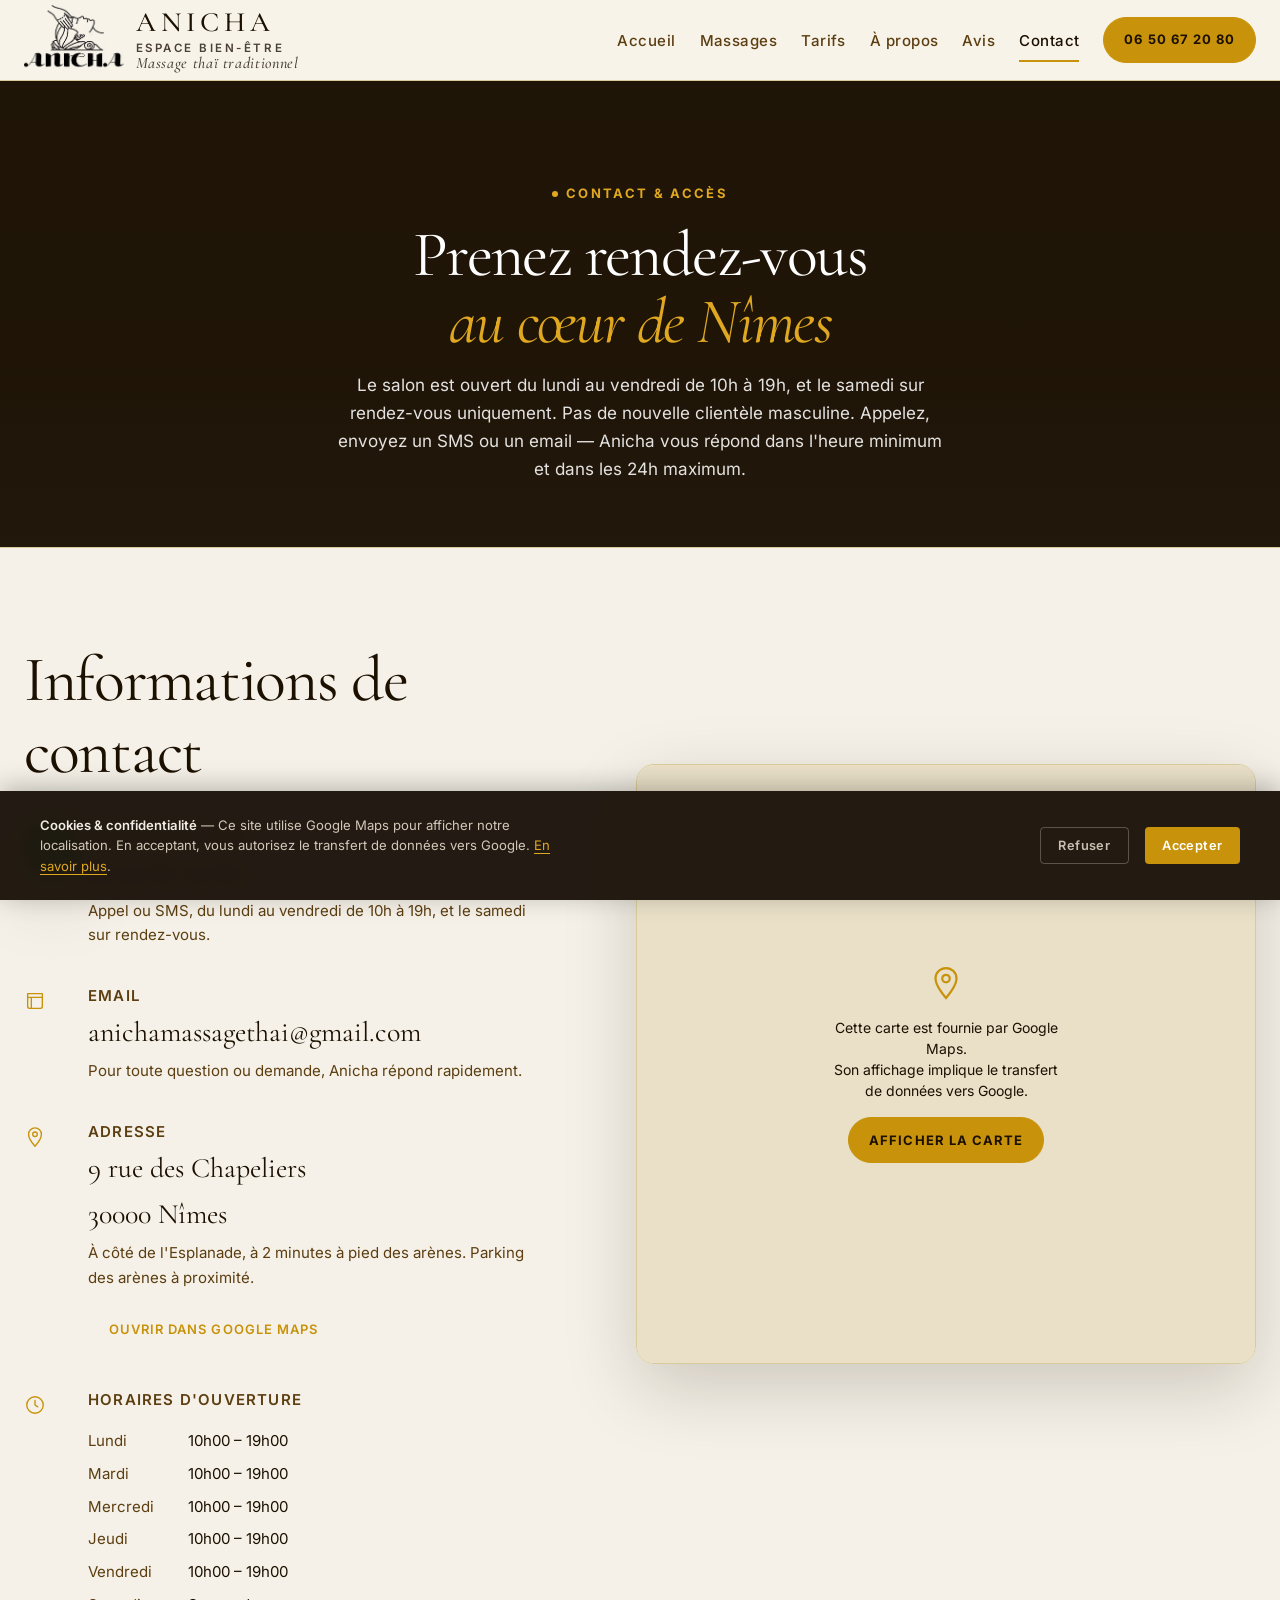
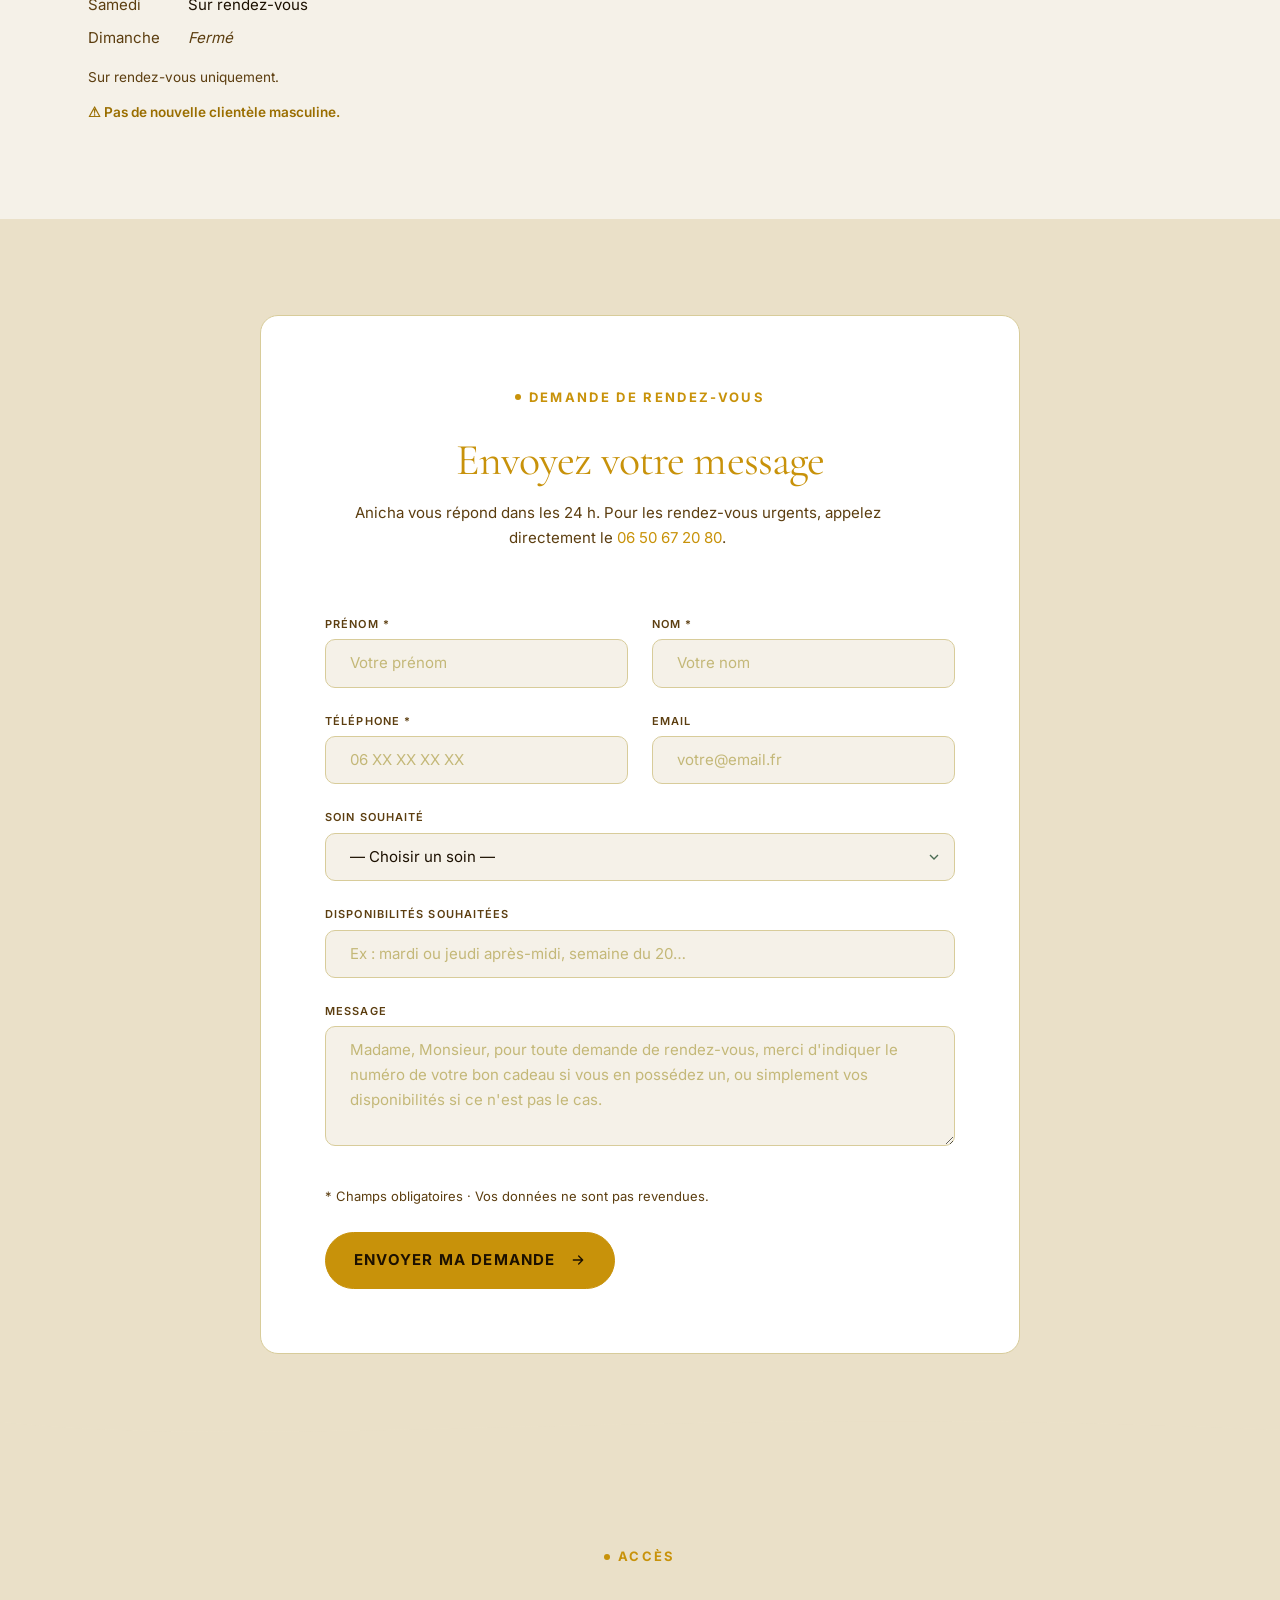
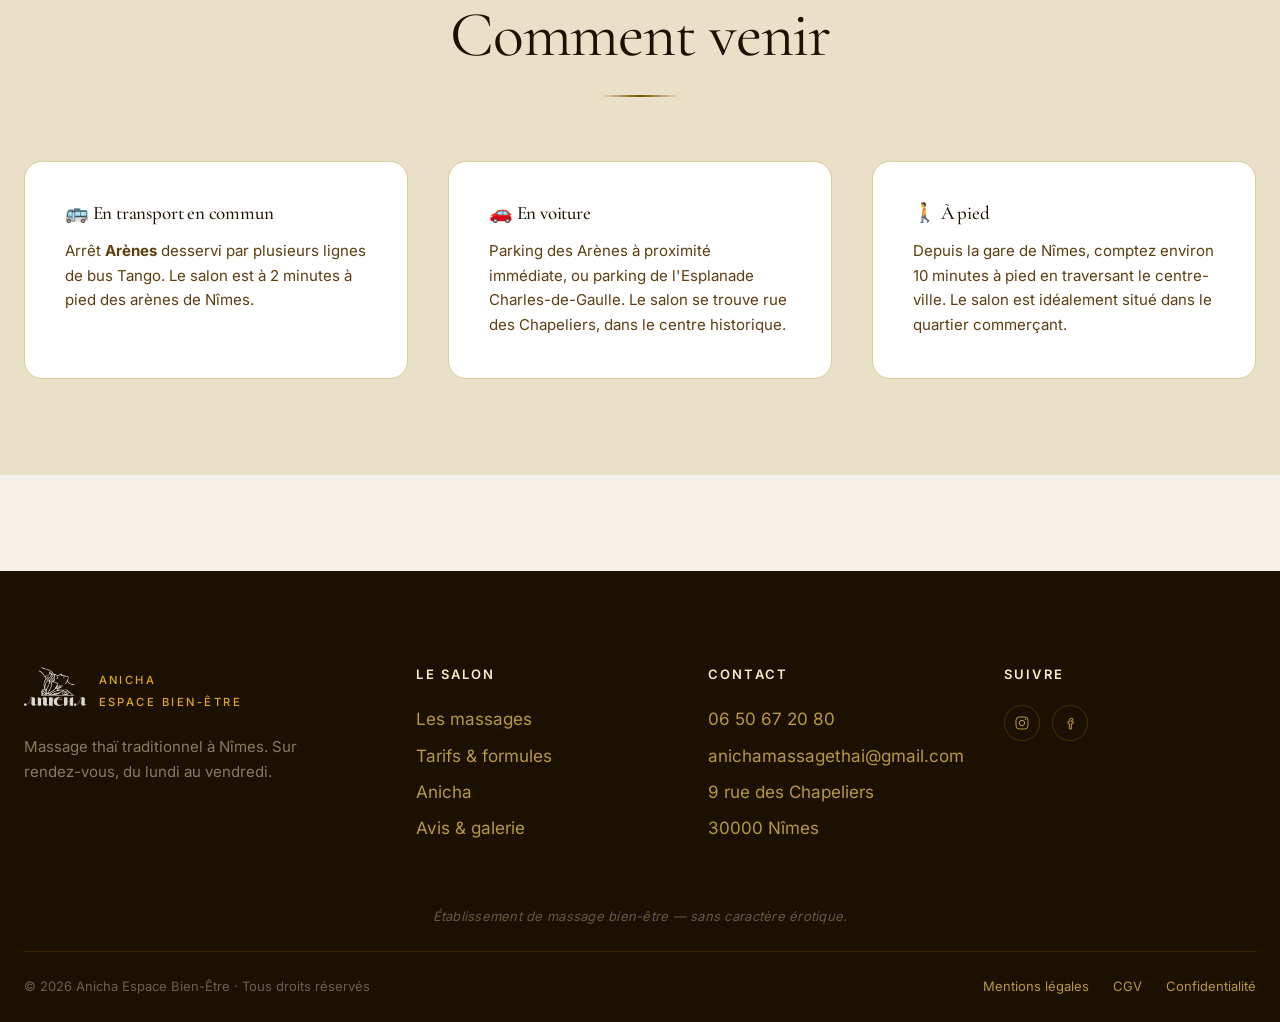
<file: contact.html>
<!DOCTYPE html>
<html lang="fr">
<head>
  <meta charset="UTF-8" />
  <meta name="viewport" content="width=device-width, initial-scale=1" />
  <title>Contact & réservation – Anicha Massage Thaï Nîmes | 06 50 67 20 80</title>
  <meta name="description" content="Prenez rendez-vous chez Anicha Espace Bien-Être. 9 rue des Chapeliers, Nîmes. Tél : 06 50 67 20 80. Lundi–vendredi 10h–19h, samedi sur RDV. Pas de nouvelle clientèle masculine." />
  <link rel="stylesheet" href="css/style.css" />
  <link rel="icon" type="image/x-icon" href="img/favicon.ico">
  <link rel="icon" type="image/png" sizes="32x32" href="img/favicon-32x32.png">
  <link rel="icon" type="image/png" sizes="16x16" href="img/favicon-16x16.png">
  <link rel="apple-touch-icon" sizes="180x180" href="img/apple-touch-icon.png">
  <link rel="canonical" href="https://anichamassagethai.com/contact.html" />
  <meta property="og:type" content="website" />
  <meta property="og:locale" content="fr_FR" />
  <meta property="og:site_name" content="Anicha Espace Bien-Être" />
  <meta property="og:url" content="https://anichamassagethai.com/contact.html" />
  <meta property="og:title" content="Contact & réservation – Anicha Massage Thaï Nîmes | 06 50 67 20 80" />
  <meta property="og:description" content="Prenez rendez-vous chez Anicha Espace Bien-Être. 9 rue des Chapeliers, Nîmes. Tél : 06 50 67 20 80. Lundi–vendredi 10h–19h, samedi sur RDV. Pas de nouvelle clientèle masculine." />
  <meta property="og:image" content="https://anichamassagethai.com/img/massage-thai-traditionnel.jpg" />
  <meta property="og:image:width" content="1200" />
  <meta property="og:image:height" content="630" />
  <meta name="twitter:card" content="summary_large_image" />
  <meta name="twitter:title" content="Contact & réservation – Anicha Massage Thaï Nîmes | 06 50 67 20 80" />
  <meta name="twitter:description" content="Prenez rendez-vous chez Anicha Espace Bien-Être. 9 rue des Chapeliers, Nîmes. Tél : 06 50 67 20 80. Lundi–vendredi 10h–19h, samedi sur RDV. Pas de nouvelle clientèle masculine." />
  <meta name="twitter:image" content="https://anichamassagethai.com/img/massage-thai-traditionnel.jpg" />
  <script type="application/ld+json">
  {
    "@context": "https://schema.org",
    "@type": "MassageTherapy",
    "name": "Anicha Espace Bien-Être",
    "url": "https://anichamassagethai.com",
    "telephone": "+33650672080",
    "email": "anichamassagethai@gmail.com",
    "address": {
      "@type": "PostalAddress",
      "streetAddress": "9 rue des Chapeliers",
      "addressLocality": "Nîmes",
      "postalCode": "30000",
      "addressCountry": "FR"
    },
    "geo": {
      "@type": "GeoCoordinates",
      "latitude": 43.836,
      "longitude": 4.361
    },
    "openingHoursSpecification": [
      {
        "@type": "OpeningHoursSpecification",
        "dayOfWeek": ["Monday","Tuesday","Wednesday","Thursday","Friday"],
        "opens": "10:00",
        "closes": "19:00"
      },
      {
        "@type": "OpeningHoursSpecification",
        "dayOfWeek": ["Saturday"],
        "opens": "10:00",
        "closes": "19:00"
      }
    ],
    "sameAs": [
      "https://www.instagram.com/anicha.massage.thai/",
      "https://www.facebook.com/profile.php?id=100057337184093"
    ]
  }
  </script>
</head>
<body>
  <a href="#main" class="skip-link">Aller au contenu</a>

  <header class="site-header">
    <div class="container site-header__inner">
      <a href="index.html" class="logo" aria-label="Anicha – Accueil">
        <picture>
          <source srcset="img/logo.avif" type="image/avif">
          <img src="img/logo.png" alt="" class="logo__img" aria-hidden="true" width="100" height="70">
        </picture>
        <span class="logo__text">
          <span class="logo__name">ANICHA</span>
          <span class="logo__tagline">Espace bien-être</span>
          <span class="logo__sub">Massage thaï traditionnel</span>
        </span>
      </a>
    </div>
  </header>
  <nav class="nav" aria-label="Navigation principale">
        <ul class="nav__list" id="primary-menu">
          <li><a href="index.html" class="nav__link">Accueil</a></li>
          <li><a href="massages.html" class="nav__link">Massages</a></li>
          <li><a href="tarifs.html" class="nav__link">Tarifs</a></li>
          <li><a href="a-propos.html" class="nav__link">À propos</a></li>
          <li><a href="avis-galerie.html" class="nav__link">Avis</a></li>
          <li><a href="contact.html" class="nav__link" aria-current="page">Contact</a></li>
        </ul>
        <div class="nav__cta"><a href="tel:+33650672080" class="btn btn--primary btn--small">06 50 67 20 80</a></div>
      </nav>
      <button class="menu-toggle" type="button" aria-controls="primary-menu" aria-expanded="false" aria-label="Ouvrir le menu">
        <span class="menu-toggle__bar"></span>
      </button>

  <main id="main">

    <section class="page-hero">

      <div class="page-hero__bg" aria-hidden="true">
        <video autoplay loop muted playsinline preload="metadata"
          poster="https://images.unsplash.com/photo-1600334129128-685c5582fd35?auto=format&fit=crop&w=1920&q=80">
          <source src="img/hero-massage.mp4" type="video/mp4">
        </video>
      </div>
      <div class="page-hero__overlay" aria-hidden="true"></div>
      <div class="container">
        <span class="eyebrow">Contact &amp; accès</span>
        <h1>Prenez rendez-vous<br><em>au cœur de Nîmes</em></h1>
        <p>Le salon est ouvert du lundi au vendredi de 10h à 19h, et le samedi sur rendez-vous uniquement. Pas de nouvelle clientèle masculine. Appelez, envoyez un SMS ou un email — Anicha vous répond dans l'heure minimum et dans les 24h maximum.</p>
      </div>
    </section>

    <!-- CONTACT GRID -->
    <section class="section" aria-labelledby="contact-title">
      <div class="container contact-page__grid">

        <!-- Infos pratiques -->
        <div class="contact-page__info">
          <h2 id="contact-title" class="visually-hidden">Informations de contact</h2>

          <div class="contact-block">
            <svg viewBox="0 0 24 24" fill="none" stroke="currentColor" stroke-width="1.5" aria-hidden="true"><path d="M22 16.92v3a2 2 0 0 1-2.18 2 19.79 19.79 0 0 1-8.63-3.07A19.5 19.5 0 0 1 4.69 12a19.79 19.79 0 0 1-3.07-8.67A2 2 0 0 1 3.6 1.18h3a2 2 0 0 1 2 1.72c.127.96.36 1.903.7 2.81a2 2 0 0 1-.45 2.11L7.91 8.37a16 16 0 0 0 6 6l.95-.9a2 2 0 0 1 2.11-.45 12.84 12.84 0 0 0 2.81.7A2 2 0 0 1 21.73 16" stroke-linecap="round" stroke-linejoin="round"/></svg>
            <div>
              <h3>Téléphone &amp; SMS</h3>
              <a href="tel:+33650672080" class="contact-block__value">06 50 67 20 80</a>
              <p>Appel ou SMS, du lundi au vendredi de 10h à 19h, et le samedi sur rendez-vous.</p>
            </div>
          </div>

          <div class="contact-block">
            <svg viewBox="0 0 24 24" fill="none" stroke="currentColor" stroke-width="1.5" aria-hidden="true"><path d="M4 4h16v14a2 2 0 0 1-2 2H6a2 2 0 0 1-2-2V4Z" stroke-linejoin="round"/><path d="M4 8h16M8 8v12" stroke-linecap="round"/></svg>
            <div>
              <h3>Email</h3>
              <a href="mailto:anichamassagethai@gmail.com" class="contact-block__value">anichamassagethai@gmail.com</a>
              <p>Pour toute question ou demande, Anicha répond rapidement.</p>
            </div>
          </div>

          <div class="contact-block">
            <svg viewBox="0 0 24 24" fill="none" stroke="currentColor" stroke-width="1.5" aria-hidden="true"><path d="M12 22s7-7.5 7-13a7 7 0 1 0-14 0c0 5.5 7 13 7 13Z" stroke-linejoin="round"/><circle cx="12" cy="9" r="2.5"/></svg>
            <div>
              <h3>Adresse</h3>
              <span class="contact-block__value">9 rue des Chapeliers<br>30000 Nîmes</span>
              <p>À côté de l'Esplanade, à 2 minutes à pied des arènes. Parking des arènes à proximité.</p>
              <a href="https://maps.app.goo.gl/weLUMTqv7YcMpxRj9" target="_blank" rel="noopener noreferrer" class="btn btn--outline btn--small" style="margin-top: var(--space-sm);">Ouvrir dans Google Maps</a>
            </div>
          </div>

          <div class="contact-block">
            <svg viewBox="0 0 24 24" fill="none" stroke="currentColor" stroke-width="1.5" aria-hidden="true"><circle cx="12" cy="12" r="9"/><path d="M12 7v5l3 2" stroke-linecap="round" stroke-linejoin="round"/></svg>
            <div>
              <h3>Horaires d'ouverture</h3>
              <table class="hours-table">
                <tbody>
                  <tr><td>Lundi</td><td>10h00 – 19h00</td></tr>
                  <tr><td>Mardi</td><td>10h00 – 19h00</td></tr>
                  <tr><td>Mercredi</td><td>10h00 – 19h00</td></tr>
                  <tr><td>Jeudi</td><td>10h00 – 19h00</td></tr>
                  <tr><td>Vendredi</td><td>10h00 – 19h00</td></tr>
                  <tr><td>Samedi</td><td>Sur rendez-vous</td></tr>
                  <tr><td>Dimanche</td><td class="hours-table__closed">Fermé</td></tr>
                </tbody>
              </table>
              <p style="margin-top: var(--space-xs); font-size: 0.85rem;">Sur rendez-vous uniquement.</p>
              <p style="margin-top: var(--space-xs); font-size: 0.85rem; color: var(--color-primary-dark); font-weight: 600;">⚠ Pas de nouvelle clientèle masculine.</p>
            </div>
          </div>
        </div>

        <!-- Carte (chargée uniquement après consentement cookies) -->
        <div class="contact-page__map" id="map-container">
          <div class="map-consent" id="map-consent">
            <div class="map-consent__inner">
              <svg width="36" height="36" viewBox="0 0 24 24" fill="none" stroke="currentColor" stroke-width="1.5" aria-hidden="true"><path d="M12 2C8.13 2 5 5.13 5 9c0 5.25 7 13 7 13s7-7.75 7-13c0-3.87-3.13-7-7-7zm0 9.5c-1.38 0-2.5-1.12-2.5-2.5s1.12-2.5 2.5-2.5 2.5 1.12 2.5 2.5-1.12 2.5-2.5 2.5z"/></svg>
              <p>Cette carte est fournie par Google Maps.<br>Son affichage implique le transfert de données vers Google.</p>
              <button class="btn btn--primary btn--small" onclick="loadMap()">Afficher la carte</button>
            </div>
          </div>
          <iframe
            id="map-iframe"
            data-src="https://www.google.com/maps/embed?pb=!1m14!1m8!1m3!1d359.7431903510998!2d4.3609169!3d43.8362275!3m2!1i1024!2i768!4f13.1!3m3!1m2!1s0x12b42dbad566a245%3A0x153d3b7b6a628de!2sANICHA%20ESPACE%20BIEN%20%C3%8ATRE%20NIMES!5e0!3m2!1sfr!2sfr"
            title="Anicha Espace Bien-Être – 9 rue des Chapeliers, Nîmes"
            allowfullscreen
            loading="lazy"
            referrerpolicy="no-referrer-when-downgrade"
            style="display:none"
          ></iframe>
        </div>

      </div>
    </section>

    <!-- FORMULAIRE DE CONTACT -->
    <section class="contact-form-section" aria-labelledby="form-title">
      <div class="container">
        <div class="contact-form">
          <div class="contact-form__header">
            <span class="eyebrow">Demande de rendez-vous</span>
            <h2 id="form-title">Envoyez votre message</h2>
            <p>Anicha vous répond dans les 24 h. Pour les rendez-vous urgents, appelez directement le <a href="tel:+33650672080">06 50 67 20 80</a>.</p>
          </div>

          <!-- Confirmation après envoi (affiché par JS si ?envoye=1) -->
          <div class="form-success" id="form-success" hidden role="status" aria-live="polite">
            <strong>Merci, votre message est bien envoyé.</strong>
            Anicha vous répond sous 24 heures. Pour un rendez-vous urgent, appelez le <a href="tel:+33650672080">06 50 67 20 80</a>.
          </div>

          <form action="https://api.web3forms.com/submit" method="POST">
            <!-- Web3Forms : configuration (cette clé est publique par conception, elle peut rester dans le code) -->
            <input type="hidden" name="access_key" value="efa08dc5-00ec-49b9-b38c-f85f3ae3a788">
            <input type="hidden" name="subject" value="Nouvelle demande depuis le site Anicha">
            <input type="hidden" name="from_name" value="Site Anicha">
            <input type="hidden" name="redirect" value="https://anichamassagethai.com/contact.html?envoye=1">
            <!-- Anti-spam : case cachée que seuls les robots cochent -->
            <input type="checkbox" name="botcheck" style="display:none" tabindex="-1" autocomplete="off" aria-hidden="true">

            <div class="form-grid">
              <div class="form-group">
                <label for="prenom">Prénom *</label>
                <input type="text" id="prenom" name="prenom" placeholder="Votre prénom" required autocomplete="given-name">
              </div>
              <div class="form-group">
                <label for="nom">Nom *</label>
                <input type="text" id="nom" name="nom" placeholder="Votre nom" required autocomplete="family-name">
              </div>
              <div class="form-group">
                <label for="telephone">Téléphone *</label>
                <input type="tel" id="telephone" name="telephone" placeholder="06 XX XX XX XX" required autocomplete="tel">
              </div>
              <div class="form-group">
                <label for="email">Email</label>
                <input type="email" id="email" name="email" placeholder="votre@email.fr" autocomplete="email">
              </div>
              <div class="form-group form-group--full">
                <label for="soin">Soin souhaité</label>
                <select id="soin" name="soin">
                  <option value="">— Choisir un soin —</option>
                  <optgroup label="Massages corps">
                    <option>Massage thaï traditionnel (1 h – 60 €)</option>
                    <option>Massage thaï traditionnel (1 h 30 – 80 €)</option>
                    <option>Massage thaï traditionnel (2 h – 100 €)</option>
                    <option>Massage thaï aux huiles chaudes (1 h – 60 €)</option>
                    <option>Massage thaï aux huiles chaudes (1 h 30 – 80 €)</option>
                    <option>Massage thaï aux huiles chaudes (2 h – 100 €)</option>
                    <option>Massage thaï aux huiles essentielles (1 h – 60 €)</option>
                    <option>Massage thaï aux huiles essentielles (1 h 30 – 80 €)</option>
                    <option>Massage thaï aux huiles essentielles (2 h – 100 €)</option>
                    <option>Massage thaï aux pierres chaudes (1 h – 70 €)</option>
                    <option>Massage thaï aux pierres chaudes (1 h 30 – 90 €)</option>
                    <option>Massage thaï aux pierres chaudes (2 h – 110 €)</option>
                    <option>Massage aromatique de bien-être (1 h – 55 €)</option>
                    <option>Massage aromatique de bien-être (1 h 30 – 75 €)</option>
                  </optgroup>
                  <optgroup label="Pieds & visage">
                    <option>Massage du visage d'inspiration thaïlandaise (30 min – 35 €)</option>
                    <option>Massage du visage d'inspiration thaïlandaise (40 min – 45 €)</option>
                    <option>Massage du visage d'inspiration thaïlandaise (50 min – 55 €)</option>
                    <option>Massage des pieds aux pierres chaudes (50 min – 55 €)</option>
                    <option>Massage des pieds aux pierres chaudes (1 h – 65 €)</option>
                    <option>Massage des pieds — réflexologie plantaire (1 h – 55 €)</option>
                    <option>Massage des pieds — réflexologie plantaire (1 h 30 – 75 €)</option>
                  </optgroup>
                  <optgroup label="Formules">
                    <option>Thaï Découverte (40 min – 45 €)</option>
                    <option>Thaï Découverte (50 min – 55 €)</option>
                    <option>Thaï Orchidée (1 h 30 – 80 €)</option>
                    <option>Thaï Jasmin (2 h – 115 €) ★ Le plus choisi</option>
                    <option>Thaï Lilawadee (2 h – 115 €)</option>
                    <option>Thaï Lotus (2 h 30 – 145 €)</option>
                  </optgroup>
                </select>
              </div>
              <div class="form-group form-group--full">
                <label for="disponibilites">Disponibilités souhaitées</label>
                <input type="text" id="disponibilites" name="disponibilites" placeholder="Ex : mardi ou jeudi après-midi, semaine du 20…">
              </div>
              <div class="form-group form-group--full">
                <label for="message">Message</label>
                <textarea id="message" name="message" placeholder="Madame, Monsieur, pour toute demande de rendez-vous, merci d'indiquer le numéro de votre bon cadeau si vous en possédez un, ou simplement vos disponibilités si ce n'est pas le cas."></textarea>
              </div>
            </div>

            <div class="form-submit">
              <p class="form-note">* Champs obligatoires · Vos données ne sont pas revendues.</p>
              <button type="submit" class="btn btn--primary">
                Envoyer ma demande
                <svg viewBox="0 0 24 24" fill="none" stroke="currentColor" stroke-width="2" width="16" height="16" style="margin-left:6px;" aria-hidden="true">
                  <path d="m5 12 14 0M13 6l6 6-6 6" stroke-linecap="round" stroke-linejoin="round"/>
                </svg>
              </button>
            </div>
          </form>
        </div>
      </div>
    </section>

    <!-- COMMENT VENIR -->
    <section class="section section--alt" aria-labelledby="acces-title">
      <div class="container">
        <header class="section-header">
          <span class="eyebrow">Accès</span>
          <h2 id="acces-title">Comment venir</h2>
        </header>
        <div class="acces-grid">
          <div class="acces-item">
            <h3>🚌 En transport en commun</h3>
            <p>Arrêt <strong>Arènes</strong> desservi par plusieurs lignes de bus Tango. Le salon est à 2 minutes à pied des arènes de Nîmes.</p>
          </div>
          <div class="acces-item">
            <h3>🚗 En voiture</h3>
            <p>Parking des Arènes à proximité immédiate, ou parking de l'Esplanade Charles-de-Gaulle. Le salon se trouve rue des Chapeliers, dans le centre historique.</p>
          </div>
          <div class="acces-item">
            <h3>🚶 À pied</h3>
            <p>Depuis la gare de Nîmes, comptez environ 10 minutes à pied en traversant le centre-ville. Le salon est idéalement situé dans le quartier commerçant.</p>
          </div>
        </div>
      </div>
    </section>

  </main>

  <footer class="site-footer">
    <div class="container">
      <div class="site-footer__grid">
        <div class="site-footer__brand">
          <a href="index.html" class="site-footer__logo">
            <picture>
              <source srcset="img/logo.avif" type="image/avif">
              <img src="img/logo.png" alt="" class="logo__img" aria-hidden="true" width="63" height="44">
            </picture>
            <span class="site-footer__logo-text">
              ANICHA<span>Espace bien-être</span>
            </span>
          </a>
          <p>Massage thaï traditionnel à Nîmes. Sur rendez-vous, du lundi au vendredi.</p>
        </div>
        <div>
          <h4>Le salon</h4>
          <ul>
            <li><a href="massages.html">Les massages</a></li>
            <li><a href="tarifs.html">Tarifs &amp; formules</a></li>
            <li><a href="a-propos.html">Anicha</a></li>
            <li><a href="avis-galerie.html">Avis &amp; galerie</a></li>
          </ul>
        </div>
        <div>
          <h4>Contact</h4>
          <ul>
            <li><a href="tel:+33650672080">06 50 67 20 80</a></li>
            <li><a href="mailto:anichamassagethai@gmail.com">anichamassagethai@gmail.com</a></li>
            <li>9 rue des Chapeliers</li>
            <li>30000 Nîmes</li>
          </ul>
        </div>
        <div>
          <h4>Suivre</h4>
          <div class="socials">
            <a href="https://www.instagram.com/anicha.massage.thai/" aria-label="Instagram" target="_blank" rel="noopener"><svg viewBox="0 0 24 24" fill="none" stroke="currentColor" stroke-width="1.5"><rect x="3" y="3" width="18" height="18" rx="5"/><circle cx="12" cy="12" r="4"/><circle cx="17.5" cy="6.5" r="0.5" fill="currentColor"/></svg></a>
            <a href="https://www.facebook.com/profile.php?id=100057337184093" aria-label="Facebook" target="_blank" rel="noopener"><svg viewBox="0 0 24 24" fill="none" stroke="currentColor" stroke-width="1.5"><path d="M14 8h2V5h-2a3 3 0 0 0-3 3v2H9v3h2v8h3v-8h2.5l.5-3H14V8.5c0-.3.2-.5.5-.5H14Z" stroke-linejoin="round"/></svg></a>
          </div>
        </div>
      </div>
            <p class="site-footer__notice">Établissement de massage bien-être — sans caractère érotique.</p>
            <div class="site-footer__bottom">
        <span>© <span data-current-year>2026</span> Anicha Espace Bien-Être · Tous droits réservés</span>
        <div class="site-footer__bottom-links">
          <a href="mentions-legales.html">Mentions légales</a>
          <a href="mentions-legales.html#cgv">CGV</a>
          <a href="mentions-legales.html#confidentialite">Confidentialité</a>
        </div>
      </div>
    </div>
  </footer>

  <!-- FAB mobile -->
  <div class="fab-stack">
    <a href="https://wa.me/33650672080?text=Bonjour%20Anicha%2C%20j%27aimerais%20prendre%20rendez-vous" class="fab-whatsapp" aria-label="Contacter Anicha sur WhatsApp" target="_blank" rel="noopener">
      <svg viewBox="0 0 32 32" fill="currentColor" aria-hidden="true">
        <path d="M16.001 3C9.374 3 4 8.373 4 14.999c0 2.515.776 4.85 2.099 6.787L4 29l7.388-2.05a11.97 11.97 0 0 0 4.613.927h.005c6.626 0 11.999-5.373 11.999-12C28.005 8.373 22.628 3 16.001 3Zm0 21.812c-1.48 0-2.93-.388-4.205-1.117l-.302-.18-4.382 1.218 1.187-4.276-.196-.31a9.84 9.84 0 0 1-1.521-5.255c0-5.448 4.434-9.881 9.882-9.881 5.448 0 9.881 4.433 9.881 9.881 0 5.449-4.433 9.92-9.344 9.92Zm5.43-7.41c-.299-.149-1.764-.871-2.038-.97-.273-.099-.472-.149-.671.149-.198.297-.769.97-.943 1.169-.174.198-.347.223-.646.075-.298-.15-1.258-.464-2.394-1.476-.886-.79-1.483-1.766-1.658-2.064-.174-.297-.018-.458.131-.606.135-.134.298-.348.447-.521.149-.174.198-.298.297-.497.099-.198.05-.372-.025-.521-.074-.149-.671-1.617-.92-2.213-.242-.582-.488-.503-.671-.512l-.572-.01a1.097 1.097 0 0 0-.795.372c-.273.298-1.043 1.018-1.043 2.482 0 1.464 1.067 2.879 1.215 3.077.149.198 2.099 3.205 5.085 4.493.711.307 1.265.49 1.697.628.713.226 1.362.194 1.875.118.572-.085 1.764-.721 2.013-1.418.249-.696.249-1.293.174-1.418-.075-.124-.273-.198-.572-.347Z"/>
      </svg>
    </a>
    <a href="contact.html" class="fab-reserve" aria-label="Prendre rendez-vous">
      <svg viewBox="0 0 24 24" fill="none" stroke="currentColor" stroke-width="2" aria-hidden="true">
        <rect x="3" y="4" width="18" height="18" rx="2"/><path d="M16 2v4M8 2v4M3 10h18" stroke-linecap="round" stroke-linejoin="round"/>
      </svg>
      Réserver
    </a>
  </div>

  <script src="js/main.js" defer></script>
</body>
</html>
</file>
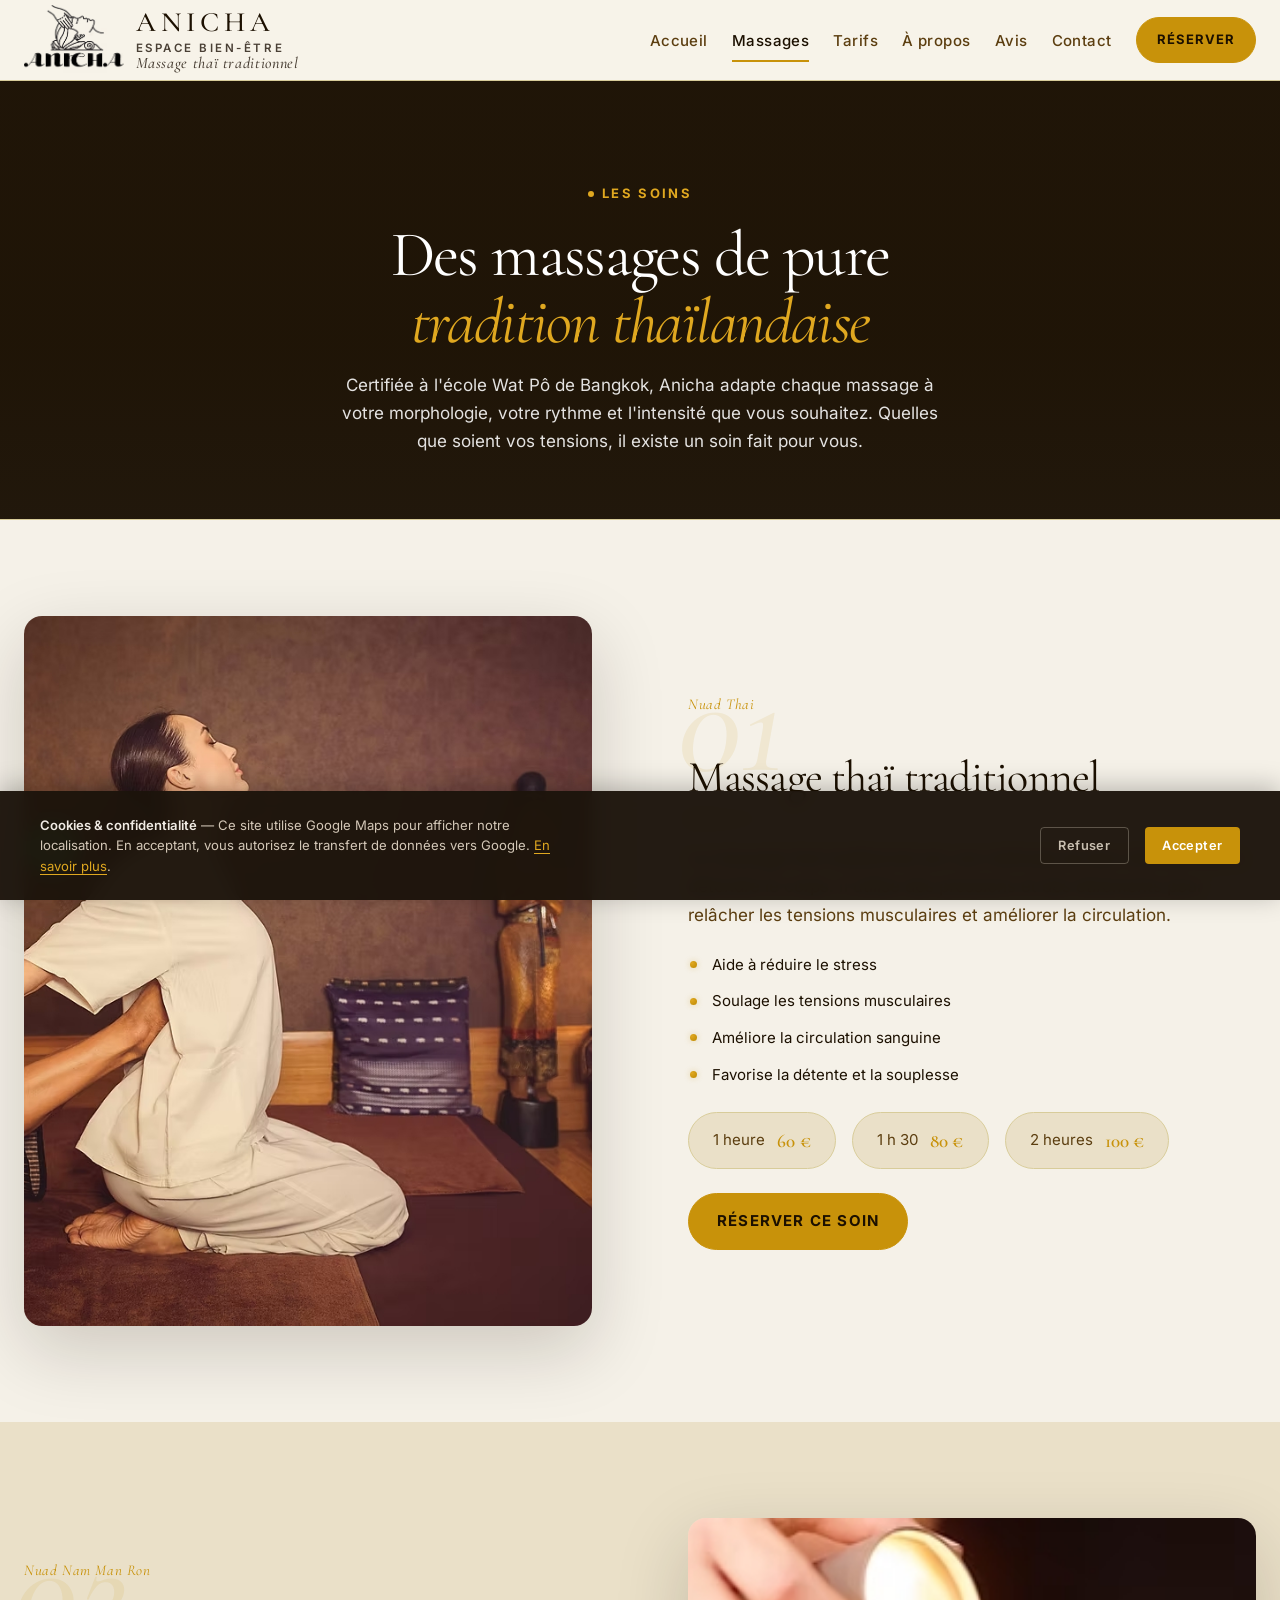
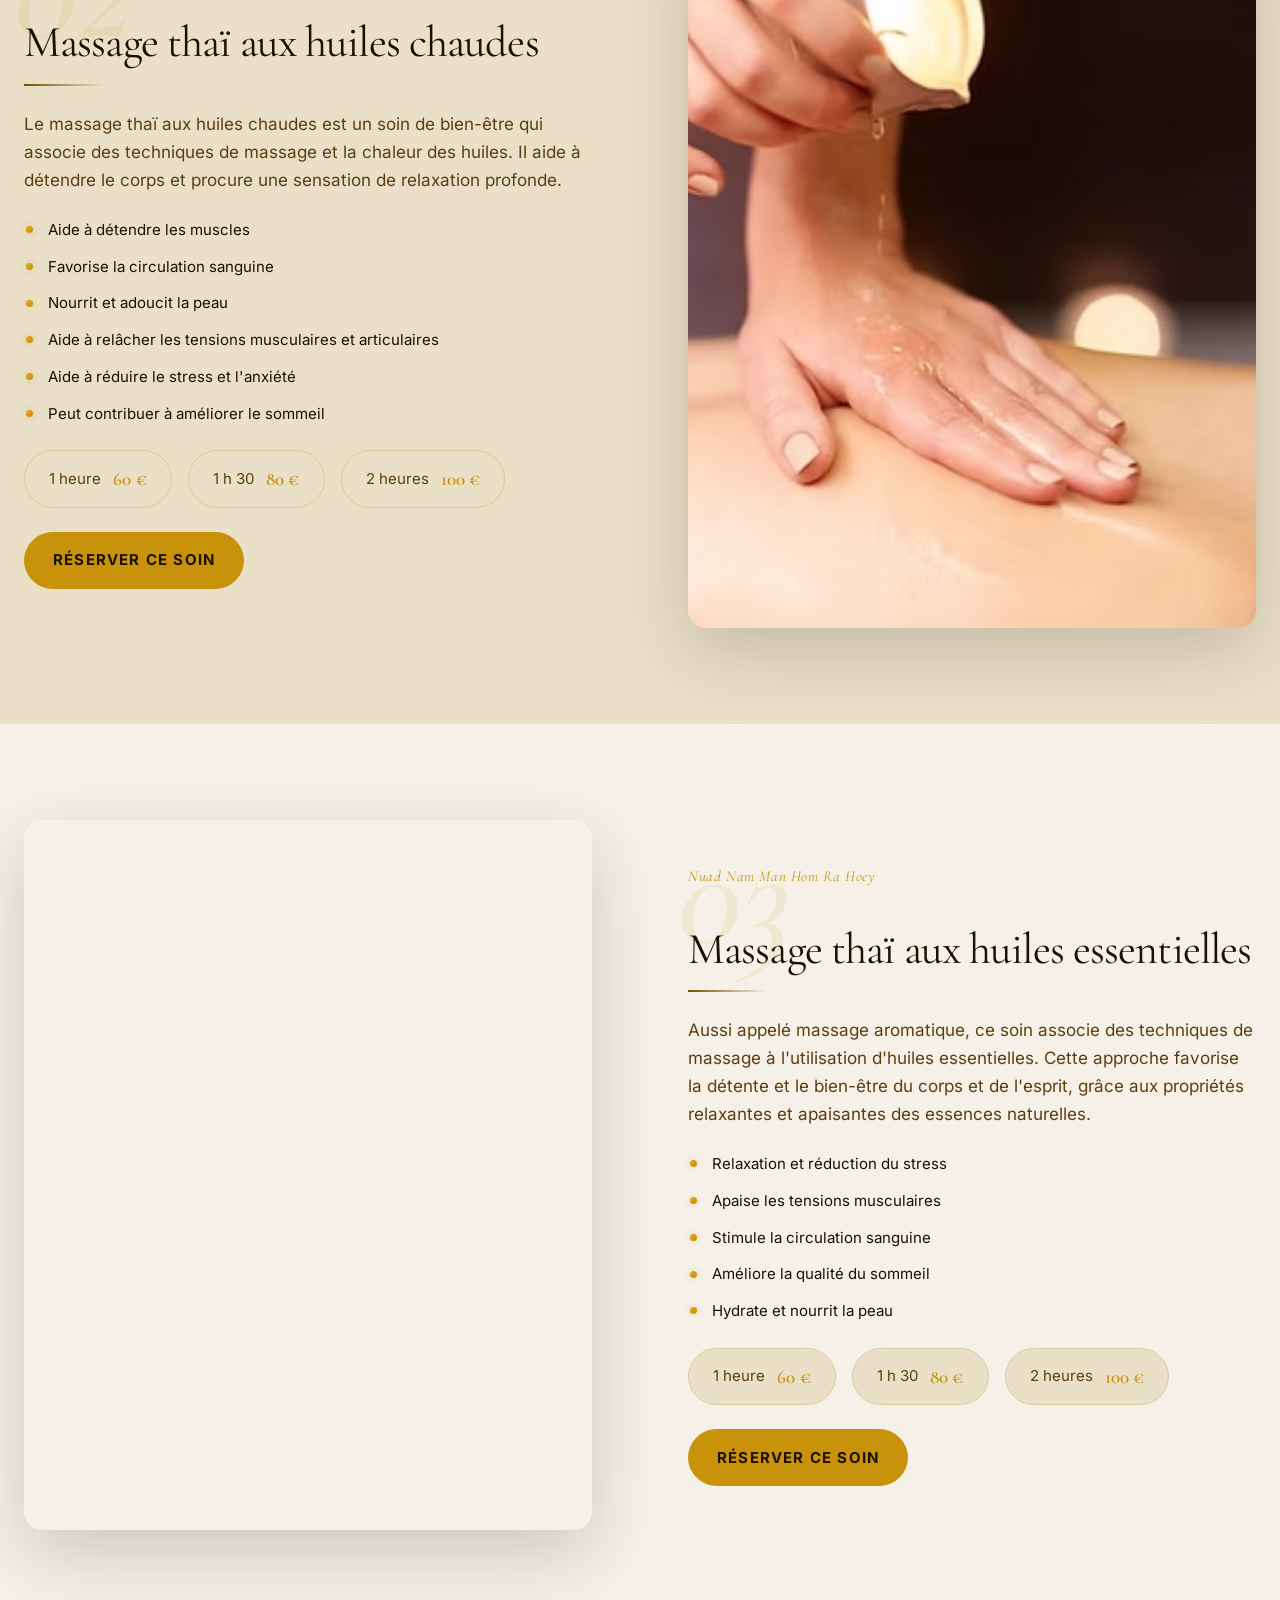
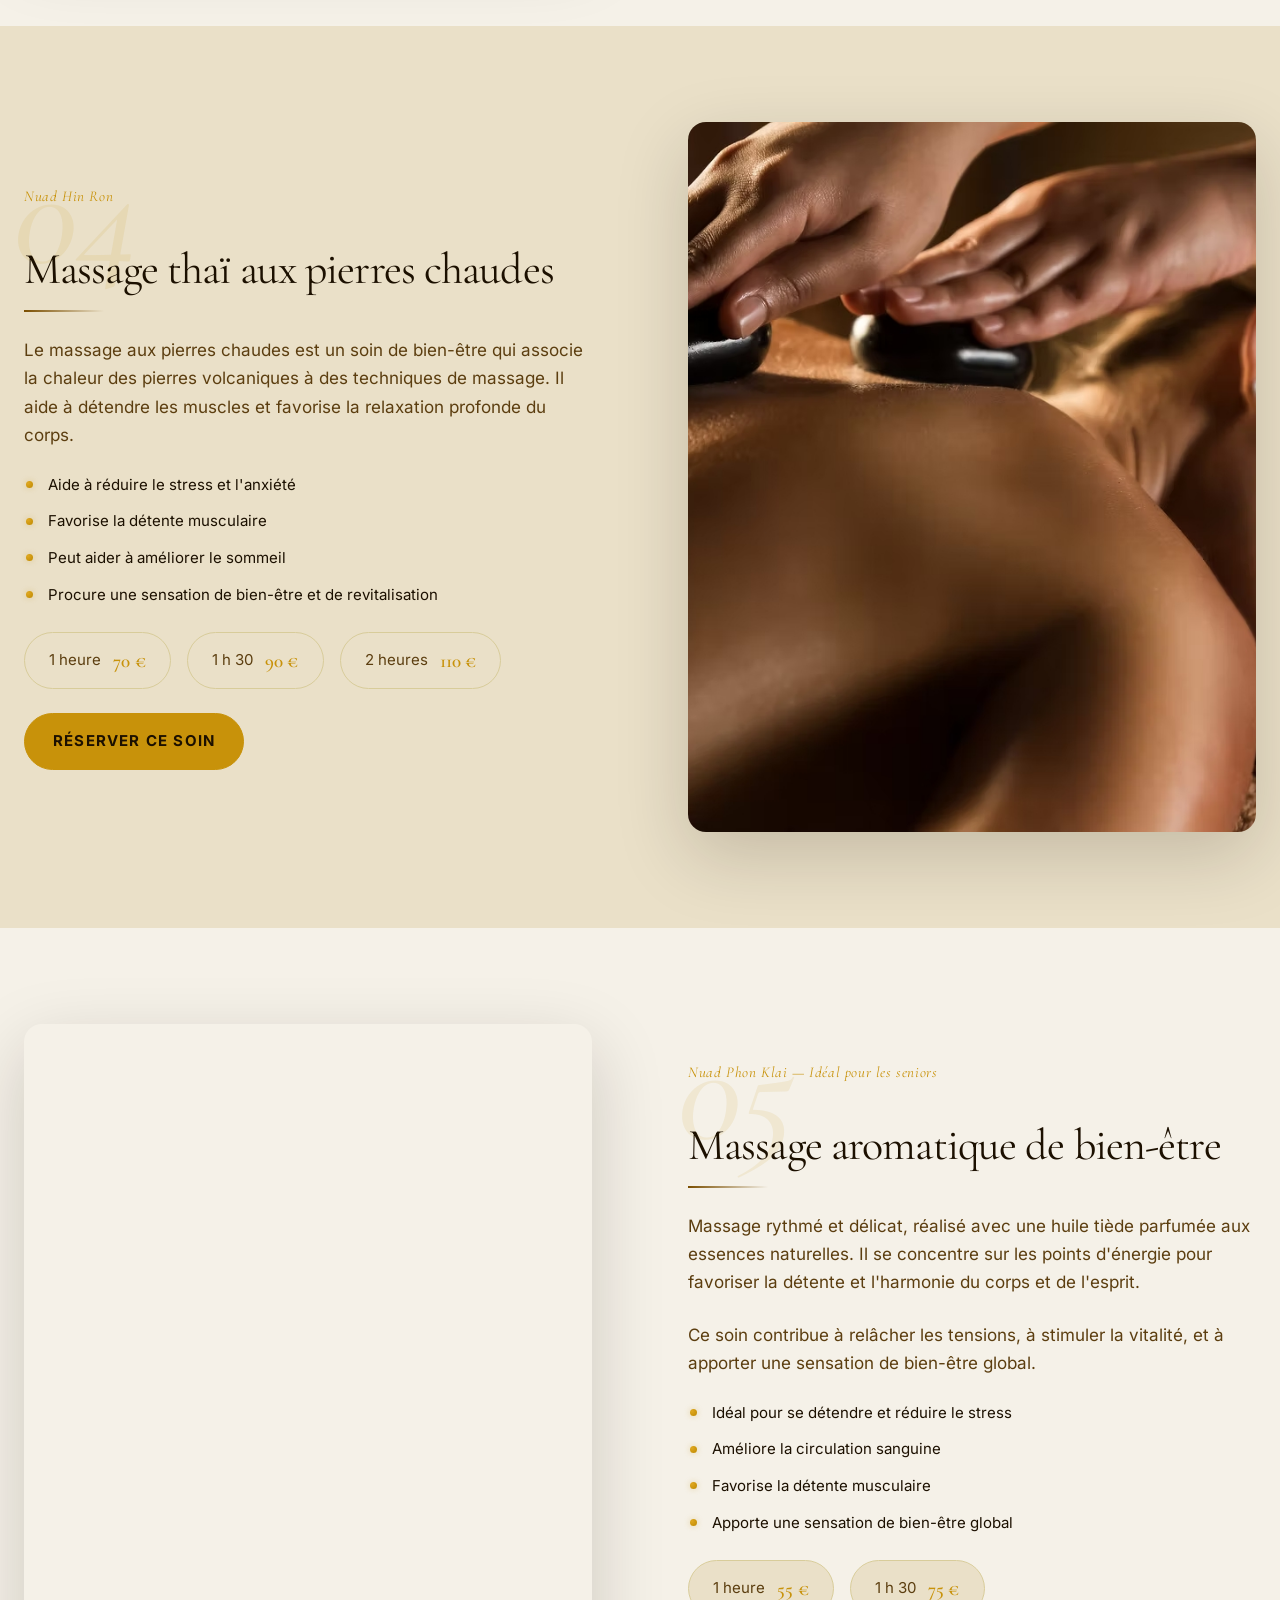
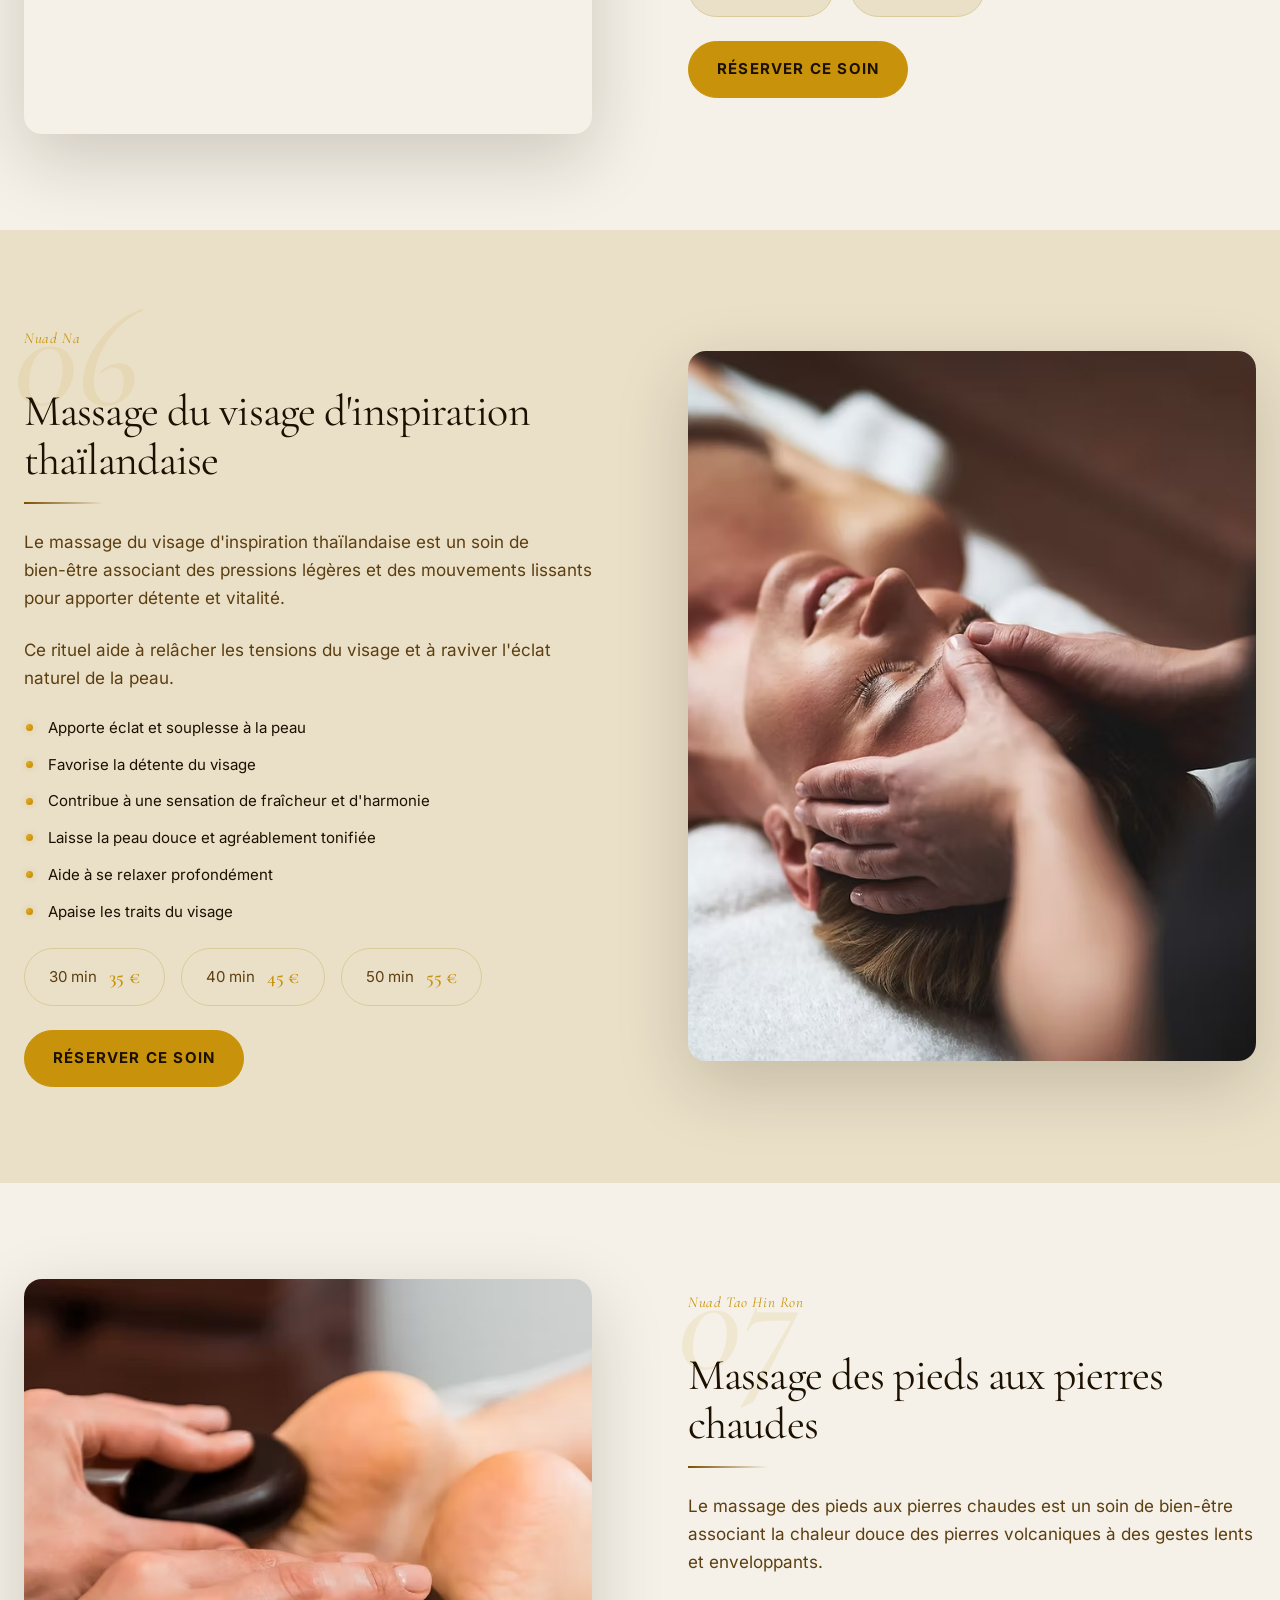
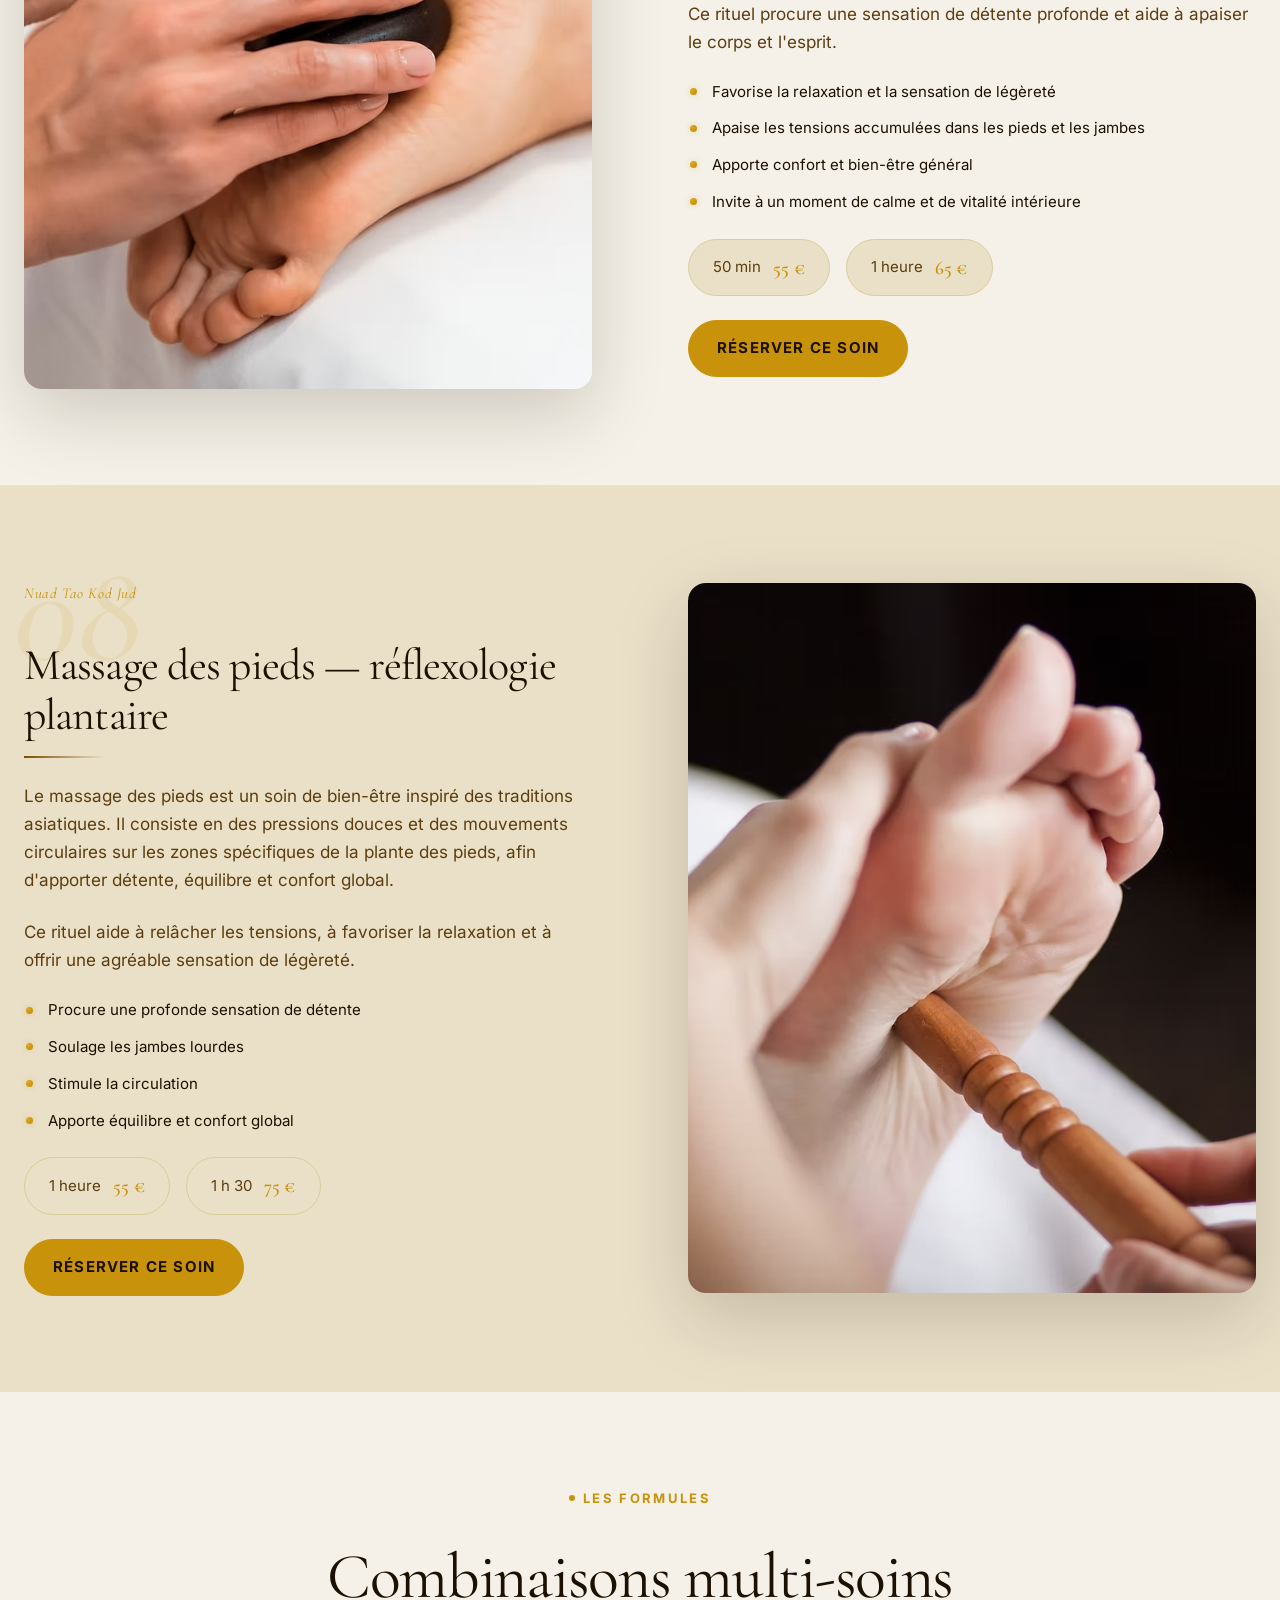
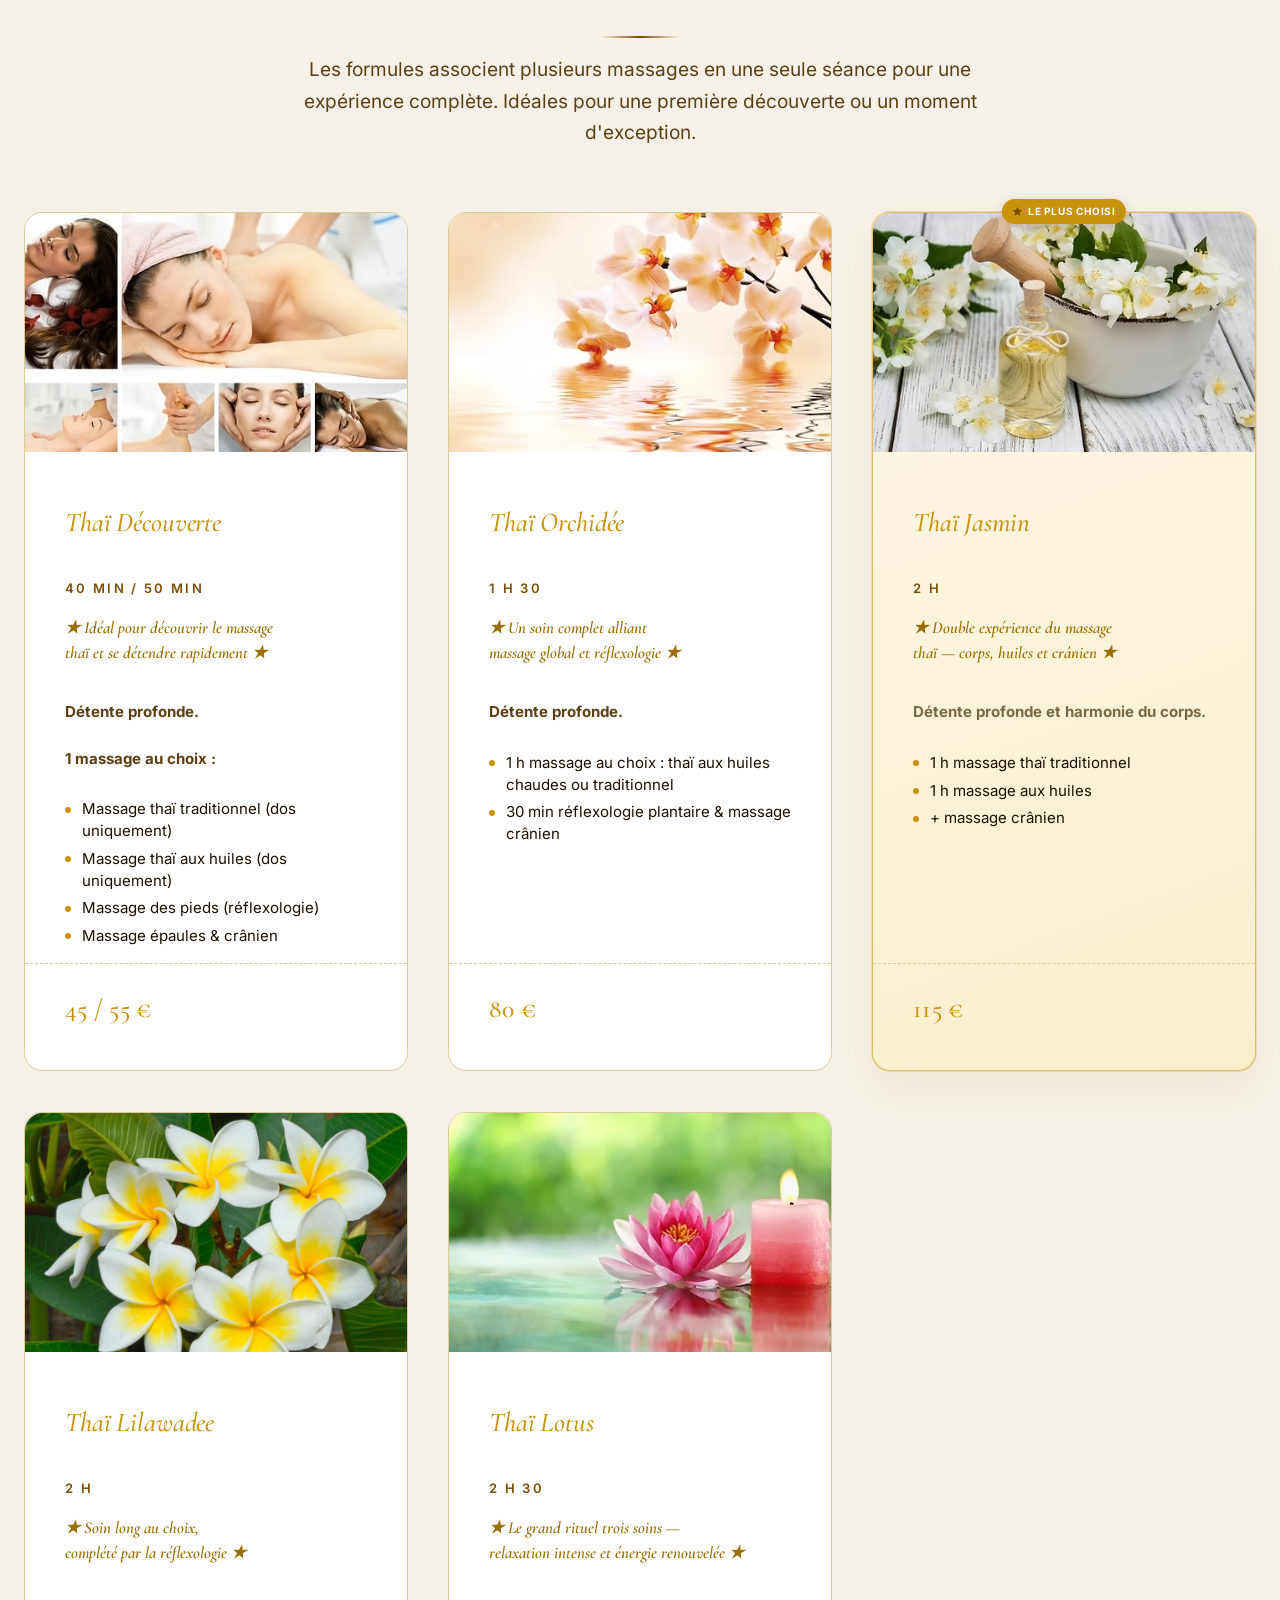
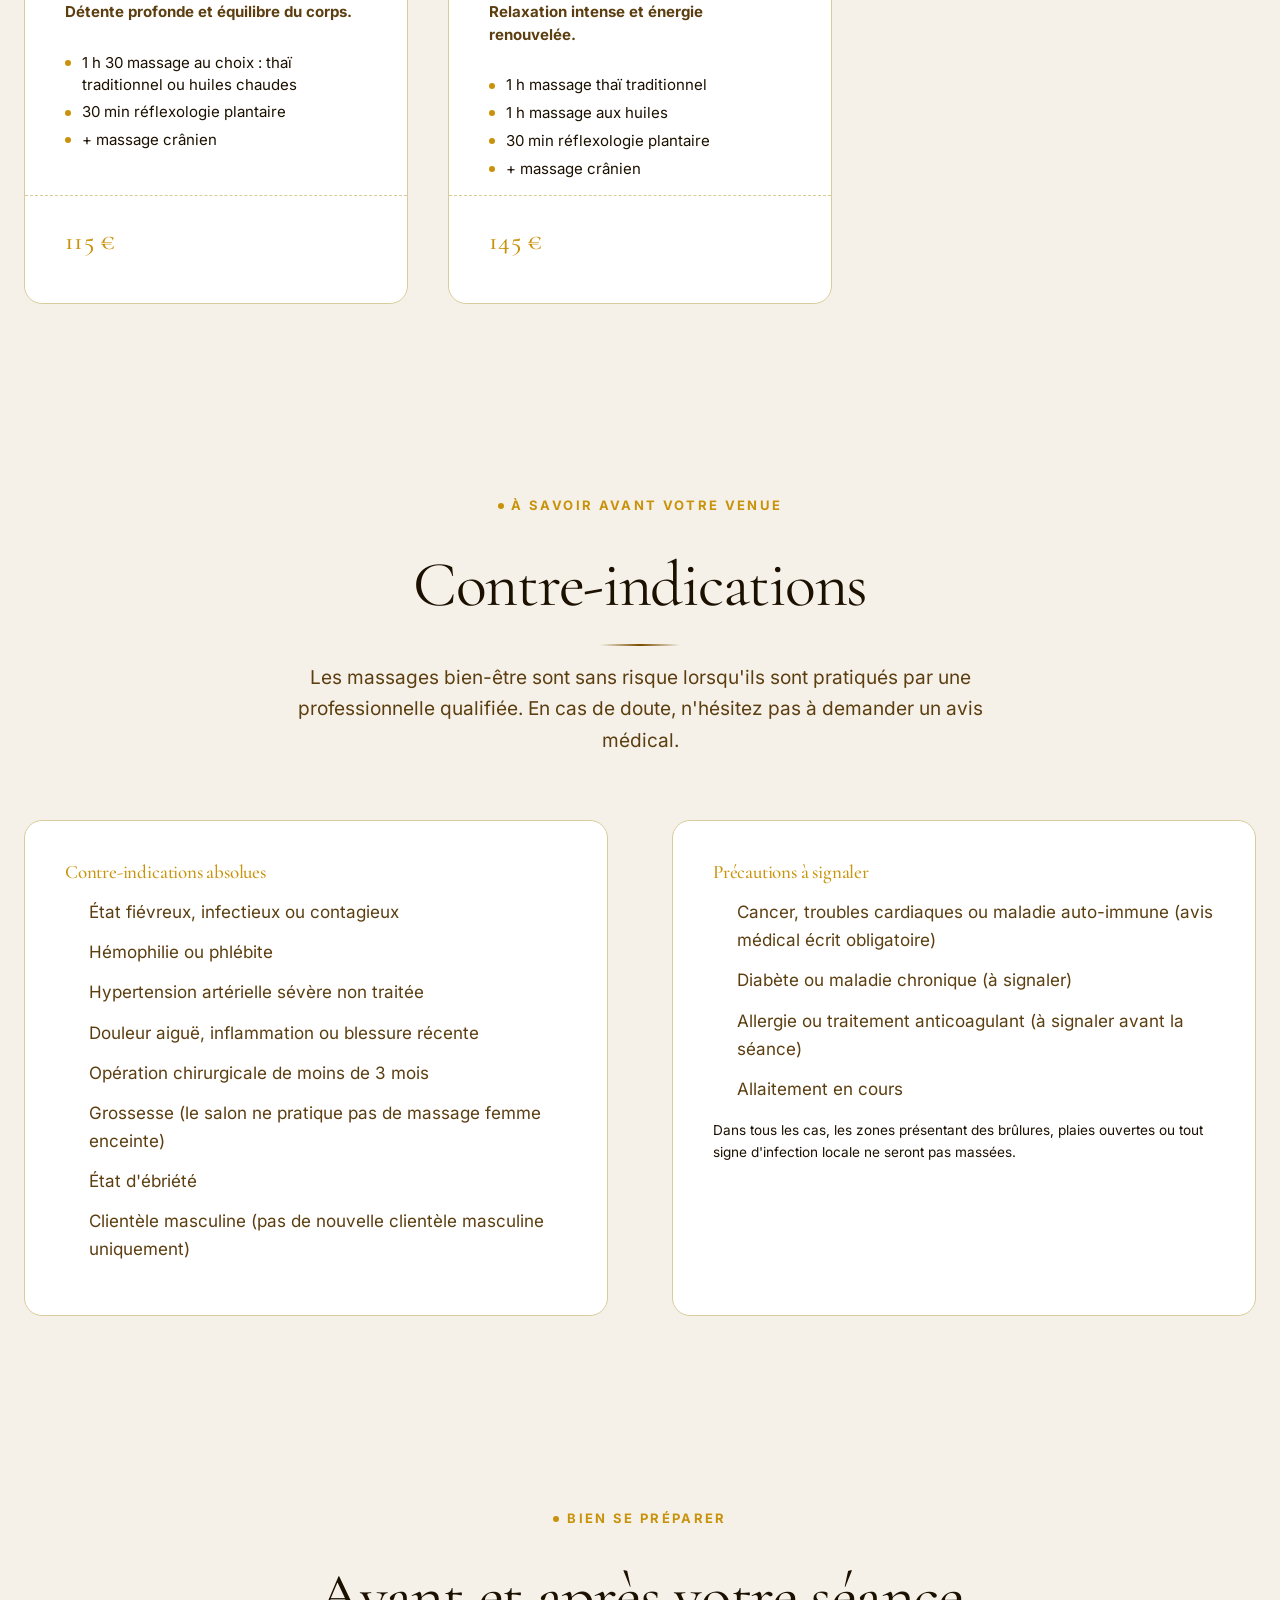
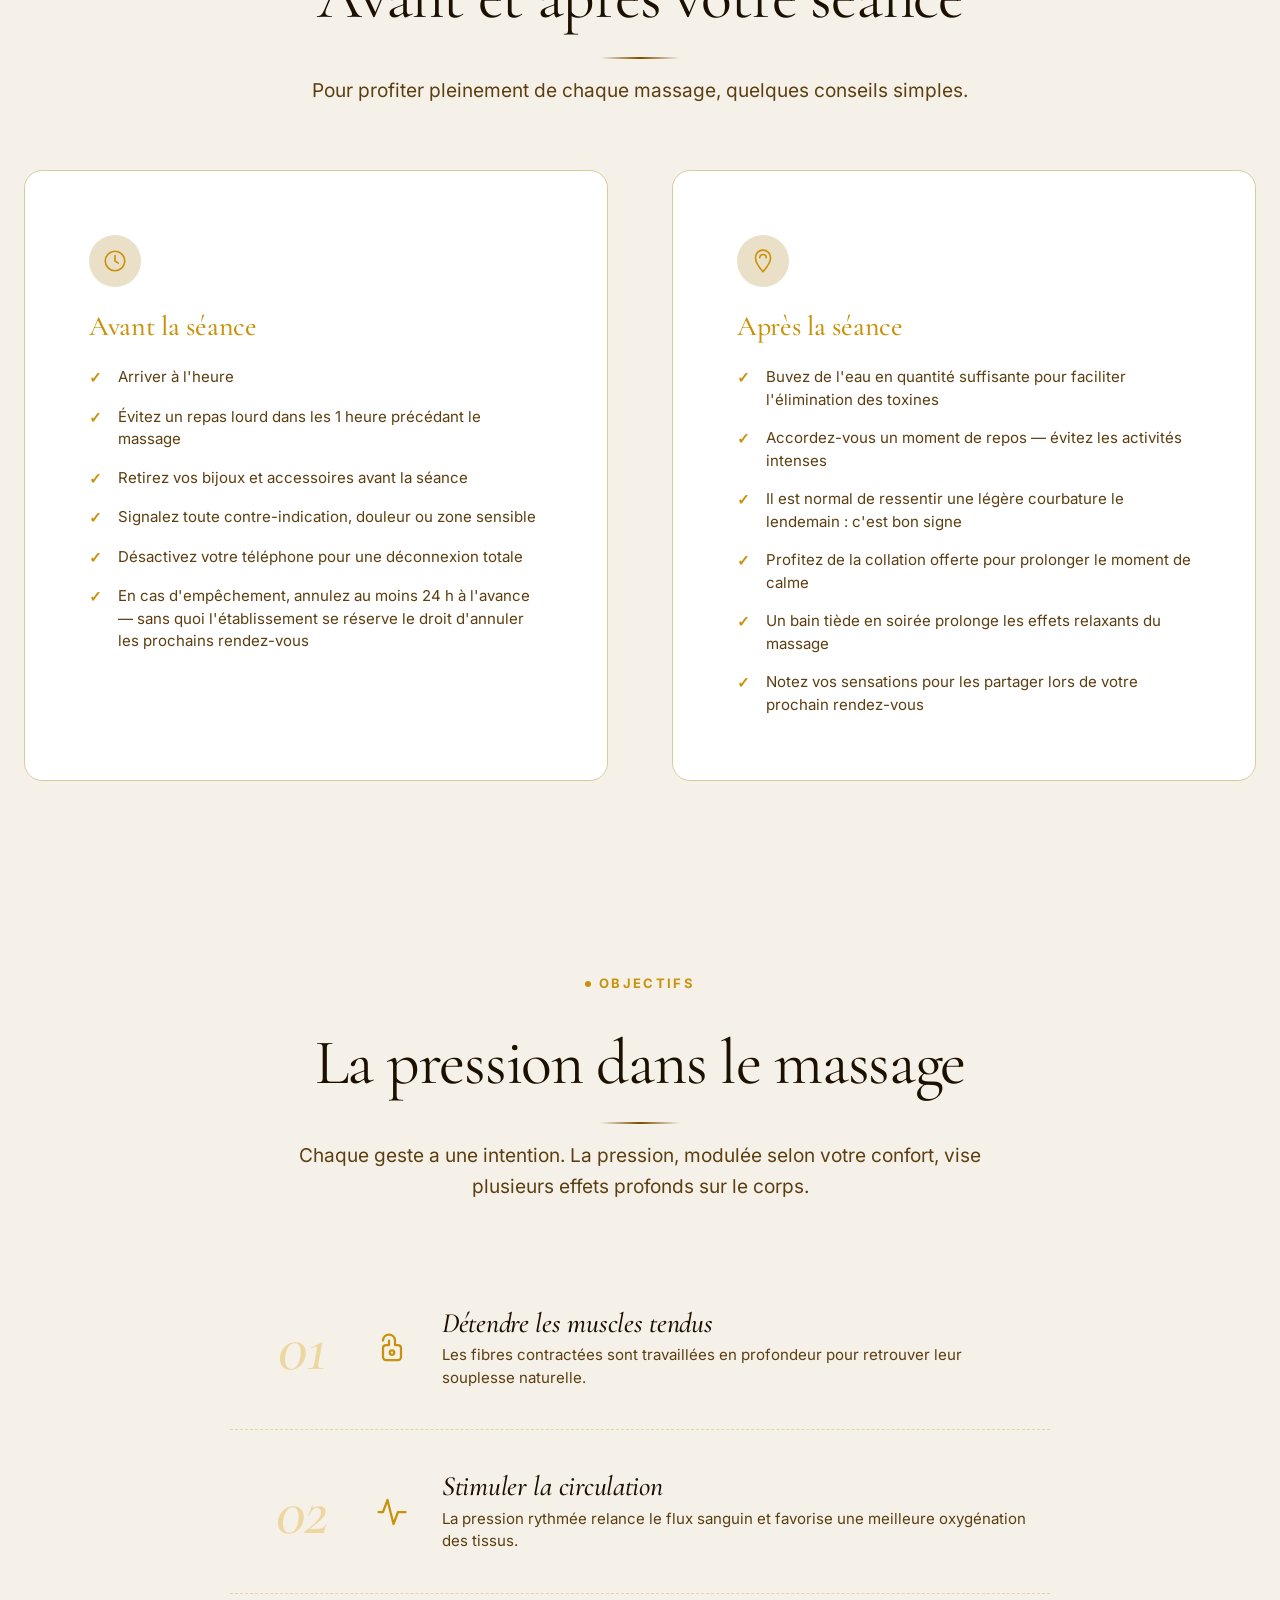
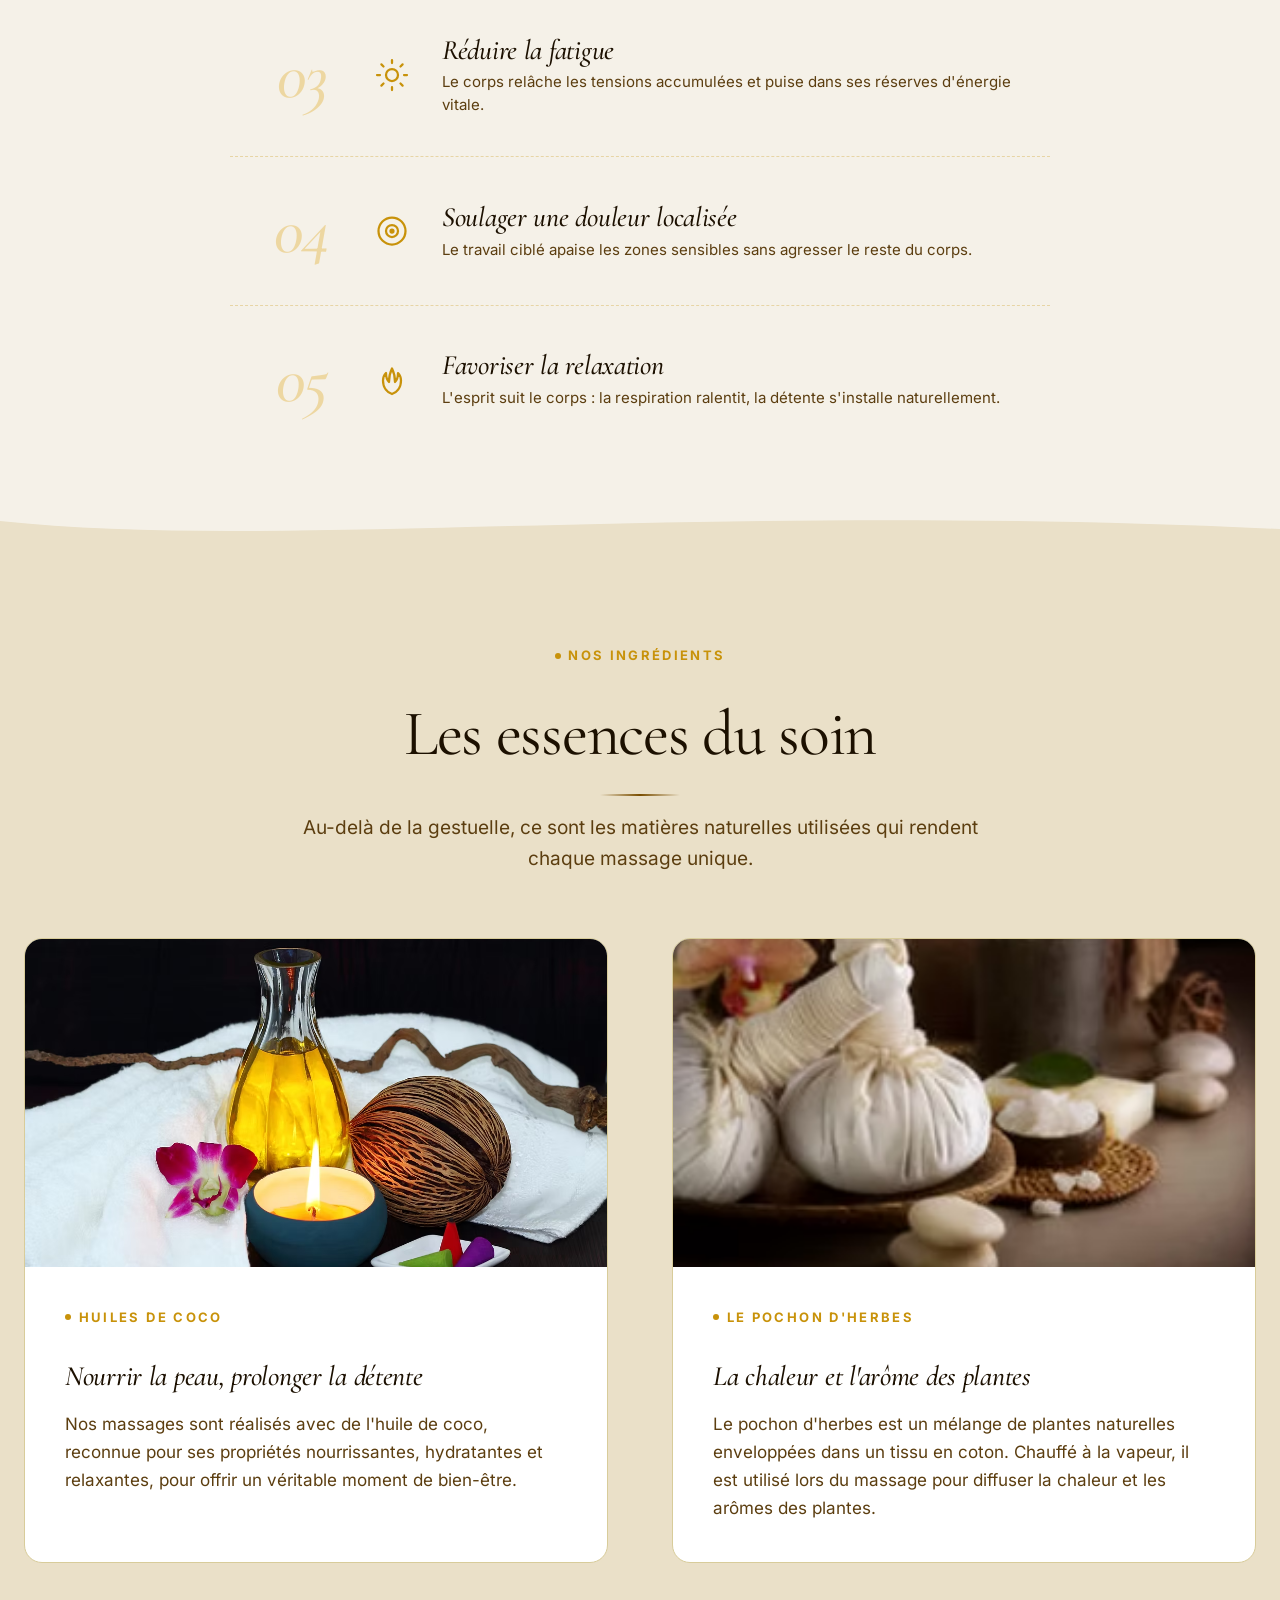
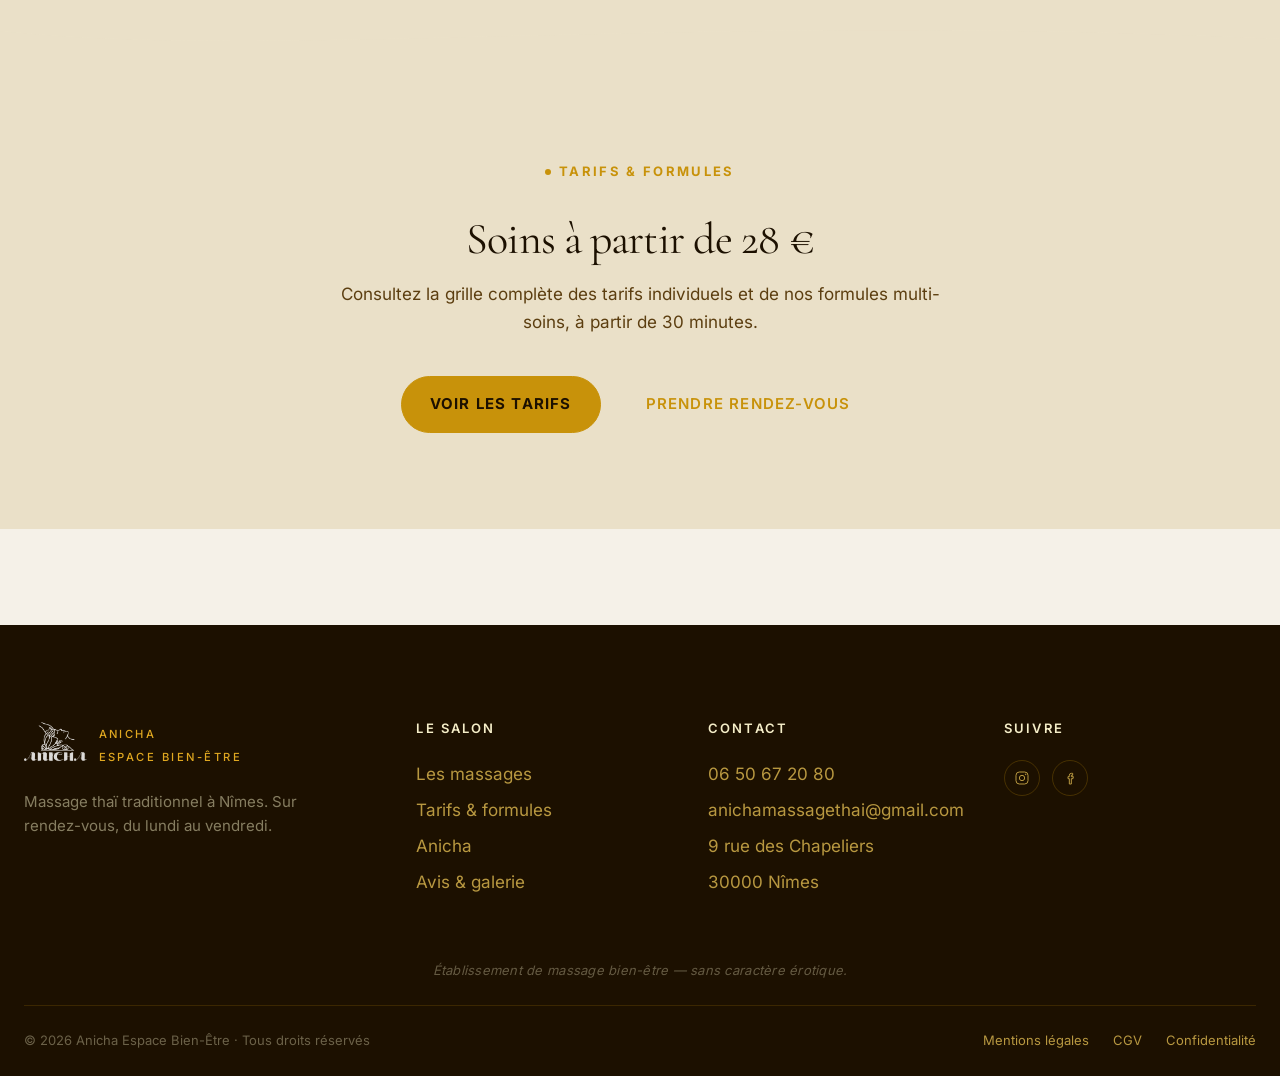
<file: massages.html>
<!DOCTYPE html>
<html lang="fr">
<head>
  <meta charset="UTF-8" />
  <meta name="viewport" content="width=device-width, initial-scale=1" />
  <title>Massages thaï à Nîmes – Traditionnel, huiles, pierres chaudes | Anicha</title>
  <meta name="description" content="Découvrez tous les massages thaï d'Anicha à Nîmes : traditionnel, huiles chaudes, huiles essentielles, pierres chaudes, réflexologie, visage. Salon femmes. Dès 60 €." />
  <link rel="stylesheet" href="css/style.css" />
  <link rel="icon" type="image/x-icon" href="img/favicon.ico">
  <link rel="icon" type="image/png" sizes="32x32" href="img/favicon-32x32.png">
  <link rel="icon" type="image/png" sizes="16x16" href="img/favicon-16x16.png">
  <link rel="apple-touch-icon" sizes="180x180" href="img/apple-touch-icon.png">
  <link rel="canonical" href="https://anichamassagethai.com/massages.html" />
  <meta property="og:type" content="website" />
  <meta property="og:locale" content="fr_FR" />
  <meta property="og:site_name" content="Anicha Espace Bien-Être" />
  <meta property="og:url" content="https://anichamassagethai.com/massages.html" />
  <meta property="og:title" content="Massages thaï à Nîmes – Traditionnel, huiles, pierres chaudes | Anicha" />
  <meta property="og:description" content="Découvrez tous les massages thaï d'Anicha à Nîmes : traditionnel, huiles chaudes, huiles essentielles, pierres chaudes, réflexologie, visage. Salon femmes. Dès 60 €." />
  <meta property="og:image" content="https://anichamassagethai.com/img/massage-thai-traditionnel.jpg" />
  <meta property="og:image:width" content="1200" />
  <meta property="og:image:height" content="630" />
  <meta name="twitter:card" content="summary_large_image" />
  <meta name="twitter:title" content="Massages thaï à Nîmes – Traditionnel, huiles, pierres chaudes | Anicha" />
  <meta name="twitter:description" content="Découvrez tous les massages thaï d'Anicha à Nîmes : traditionnel, huiles chaudes, huiles essentielles, pierres chaudes, réflexologie, visage. Salon femmes. Dès 60 €." />
  <meta name="twitter:image" content="https://anichamassagethai.com/img/massage-thai-traditionnel.jpg" />
  <script type="application/ld+json">
  {
    "@context": "https://schema.org",
    "@type": "Service",
    "serviceType": "Massage thaï",
    "provider": {
      "@type": "LocalBusiness",
      "name": "Anicha Espace Bien-Être",
      "url": "https://anichamassagethai.com",
      "telephone": "+33650672080",
      "address": {
        "@type": "PostalAddress",
        "streetAddress": "9 rue des Chapeliers",
        "addressLocality": "Nîmes",
        "postalCode": "30000",
        "addressCountry": "FR"
      }
    },
    "hasOfferCatalog": {
      "@type": "OfferCatalog",
      "name": "Massages thaï",
      "itemListElement": [
        {"@type": "Offer", "itemOffered": {"@type": "Service", "name": "Massage thaï traditionnel"}, "price": "60", "priceCurrency": "EUR"},
        {"@type": "Offer", "itemOffered": {"@type": "Service", "name": "Massage thaï aux huiles chaudes"}, "price": "60", "priceCurrency": "EUR"},
        {"@type": "Offer", "itemOffered": {"@type": "Service", "name": "Massage thaï aux huiles essentielles"}, "price": "60", "priceCurrency": "EUR"},
        {"@type": "Offer", "itemOffered": {"@type": "Service", "name": "Massage thaï aux pierres chaudes"}, "price": "70", "priceCurrency": "EUR"},
        {"@type": "Offer", "itemOffered": {"@type": "Service", "name": "Massage des pieds — réflexologie plantaire"}, "price": "55", "priceCurrency": "EUR"}
      ]
    }
  }
  </script>
</head>
<body>
  <a href="#main" class="skip-link">Aller au contenu</a>

  <header class="site-header">
    <div class="container site-header__inner">
      <a href="index.html" class="logo" aria-label="Anicha – Accueil">
        <picture>
          <source srcset="img/logo.avif" type="image/avif">
          <img src="img/logo.png" alt="" class="logo__img" aria-hidden="true" width="100" height="70">
        </picture>
        <span class="logo__text">
          <span class="logo__name">ANICHA</span>
          <span class="logo__tagline">Espace bien-être</span>
          <span class="logo__sub">Massage thaï traditionnel</span>
        </span>
      </a>
    </div>
  </header>
  <nav class="nav" aria-label="Navigation principale">
        <ul class="nav__list" id="primary-menu">
          <li><a href="index.html" class="nav__link">Accueil</a></li>
          <li><a href="massages.html" class="nav__link" aria-current="page">Massages</a></li>
          <li><a href="tarifs.html" class="nav__link">Tarifs</a></li>
          <li><a href="a-propos.html" class="nav__link">À propos</a></li>
          <li><a href="avis-galerie.html" class="nav__link">Avis</a></li>
          <li><a href="contact.html" class="nav__link">Contact</a></li>
        </ul>
        <div class="nav__cta"><a href="contact.html" class="btn btn--primary btn--small">Réserver</a></div>
      </nav>
      <button class="menu-toggle" type="button" aria-controls="primary-menu" aria-expanded="false" aria-label="Ouvrir le menu">
        <span class="menu-toggle__bar"></span>
      </button>

  <main id="main">

    <section class="page-hero">

      <div class="page-hero__bg" aria-hidden="true">
        <video autoplay loop muted playsinline preload="metadata"
          poster="https://images.unsplash.com/photo-1600334129128-685c5582fd35?auto=format&fit=crop&w=1920&q=80">
          <source src="img/hero-massage.mp4" type="video/mp4">
        </video>
      </div>
      <div class="page-hero__overlay" aria-hidden="true"></div>
      <div class="container">
        <span class="eyebrow">Les soins</span>
        <h1>Des massages de pure<br><em>tradition thaïlandaise</em></h1>
        <p>Certifiée à l'école Wat Pô de Bangkok, Anicha adapte chaque massage à votre morphologie, votre rythme et l'intensité que vous souhaitez. Quelles que soient vos tensions, il existe un soin fait pour vous.</p>
      </div>
    </section>

    <!-- MASSAGE 1 -->
    <section class="section massage-detail" id="thai-traditionnel" aria-labelledby="m1-title">
      <div class="container massage-detail__inner">
        <div class="massage-detail__image" style="background-image: url('img/massage-thai-traditionnel.jpg');" role="img" aria-label="Massage thaï traditionnel"></div>
        <div class="massage-detail__content">
          <span class="card__number" aria-hidden="true">01</span>
          <span class="card__name-thai">Nuad Thai</span>
          <h2 id="m1-title">Massage thaï traditionnel</h2>
          <p>Le massage thaï traditionnel est une méthode de bien-être qui aide à détendre le corps. Il utilise des pressions et des étirements pour relâcher les tensions musculaires et améliorer la circulation.</p>
          <ul class="massage-detail__benefits">
            <li>Aide à réduire le stress</li>
            <li>Soulage les tensions musculaires</li>
            <li>Améliore la circulation sanguine</li>
            <li>Favorise la détente et la souplesse</li>
          </ul>
          <div class="massage-detail__pricing">
            <div class="pricing-pill">
              <span class="pricing-pill__duration">1 heure</span>
              <span class="pricing-pill__price">60 €</span>
            </div>
            <div class="pricing-pill">
              <span class="pricing-pill__duration">1 h 30</span>
              <span class="pricing-pill__price">80 €</span>
            </div>
            <div class="pricing-pill">
              <span class="pricing-pill__duration">2 heures</span>
              <span class="pricing-pill__price">100 €</span>
            </div>
          </div>
          <a href="contact.html" class="btn btn--primary">Réserver ce soin</a>
        </div>
      </div>
    </section>

    <!-- MASSAGE 2 -->
    <section class="section section--alt massage-detail massage-detail--alt" id="huiles-chaudes" aria-labelledby="m2-title">
      <div class="container massage-detail__inner">
        <div class="massage-detail__content">
          <span class="card__number" aria-hidden="true">02</span>
          <span class="card__name-thai">Nuad Nam Man Ron</span>
          <h2 id="m2-title">Massage thaï aux huiles chaudes</h2>
          <p>Le massage thaï aux huiles chaudes est un soin de bien-être qui associe des techniques de massage et la chaleur des huiles. Il aide à détendre le corps et procure une sensation de relaxation profonde.</p>
          <ul class="massage-detail__benefits">
            <li>Aide à détendre les muscles</li>
            <li>Favorise la circulation sanguine</li>
            <li>Nourrit et adoucit la peau</li>
            <li>Aide à relâcher les tensions musculaires et articulaires</li>
            <li>Aide à réduire le stress et l'anxiété</li>
            <li>Peut contribuer à améliorer le sommeil</li>
          </ul>
          <div class="massage-detail__pricing">
            <div class="pricing-pill">
              <span class="pricing-pill__duration">1 heure</span>
              <span class="pricing-pill__price">60 €</span>
            </div>
            <div class="pricing-pill">
              <span class="pricing-pill__duration">1 h 30</span>
              <span class="pricing-pill__price">80 €</span>
            </div>
            <div class="pricing-pill">
              <span class="pricing-pill__duration">2 heures</span>
              <span class="pricing-pill__price">100 €</span>
            </div>
          </div>
          <a href="contact.html" class="btn btn--primary">Réserver ce soin</a>
        </div>
        <div class="massage-detail__image" style="background-image: url('img/massage-huiles-chaudes.jpg');" role="img" aria-label="Massage thaï aux huiles chaudes"></div>
      </div>
    </section>

    <!-- MASSAGE 3 -->
    <section class="section massage-detail" id="huiles-essentielles" aria-labelledby="m3-title">
      <div class="container massage-detail__inner">
        <div class="massage-detail__image" style="background-image: url('https://images.unsplash.com/photo-1741522509438-a120c0bb5e88?auto=format&fit=crop&w=900&q=80');" role="img" aria-label="Massage thaï aux huiles essentielles"></div>
        <div class="massage-detail__content">
          <span class="card__number" aria-hidden="true">03</span>
          <span class="card__name-thai">Nuad Nam Man Hom Ra Hoey</span>
          <h2 id="m3-title">Massage thaï aux huiles essentielles</h2>
          <p>Aussi appelé massage aromatique, ce soin associe des techniques de massage à l'utilisation d'huiles essentielles. Cette approche favorise la détente et le bien-être du corps et de l'esprit, grâce aux propriétés relaxantes et apaisantes des essences naturelles.</p>
          <ul class="massage-detail__benefits">
            <li>Relaxation et réduction du stress</li>
            <li>Apaise les tensions musculaires</li>
            <li>Stimule la circulation sanguine</li>
            <li>Améliore la qualité du sommeil</li>
            <li>Hydrate et nourrit la peau</li>
          </ul>
          <div class="massage-detail__pricing">
            <div class="pricing-pill">
              <span class="pricing-pill__duration">1 heure</span>
              <span class="pricing-pill__price">60 €</span>
            </div>
            <div class="pricing-pill">
              <span class="pricing-pill__duration">1 h 30</span>
              <span class="pricing-pill__price">80 €</span>
            </div>
            <div class="pricing-pill">
              <span class="pricing-pill__duration">2 heures</span>
              <span class="pricing-pill__price">100 €</span>
            </div>
          </div>
          <a href="contact.html" class="btn btn--primary">Réserver ce soin</a>
        </div>
      </div>
    </section>

    <!-- MASSAGE 4 -->
    <section class="section section--alt massage-detail massage-detail--alt" id="pierres-chaudes" aria-labelledby="m4-title">
      <div class="container massage-detail__inner">
        <div class="massage-detail__content">
          <span class="card__number" aria-hidden="true">04</span>
          <span class="card__name-thai">Nuad Hin Ron</span>
          <h2 id="m4-title">Massage thaï aux pierres chaudes</h2>
          <p>Le massage aux pierres chaudes est un soin de bien-être qui associe la chaleur des pierres volcaniques à des techniques de massage. Il aide à détendre les muscles et favorise la relaxation profonde du corps.</p>
          <ul class="massage-detail__benefits">
            <li>Aide à réduire le stress et l'anxiété</li>
            <li>Favorise la détente musculaire</li>
            <li>Peut aider à améliorer le sommeil</li>
            <li>Procure une sensation de bien-être et de revitalisation</li>
          </ul>
          <div class="massage-detail__pricing">
            <div class="pricing-pill">
              <span class="pricing-pill__duration">1 heure</span>
              <span class="pricing-pill__price">70 €</span>
            </div>
            <div class="pricing-pill">
              <span class="pricing-pill__duration">1 h 30</span>
              <span class="pricing-pill__price">90 €</span>
            </div>
            <div class="pricing-pill">
              <span class="pricing-pill__duration">2 heures</span>
              <span class="pricing-pill__price">110 €</span>
            </div>
          </div>
          <a href="contact.html" class="btn btn--primary">Réserver ce soin</a>
        </div>
        <div class="massage-detail__image" style="background-image: url('img/massage-pierres-chaudes.jpg');" role="img" aria-label="Massage thaï aux pierres chaudes"></div>
      </div>
    </section>

    <!-- MASSAGE 5 -->
    <section class="section massage-detail" id="aromatique" aria-labelledby="m5-title">
      <div class="container massage-detail__inner">
        <div class="massage-detail__image" style="background-image: url('https://images.unsplash.com/photo-1745327883508-b6cd32e5dde5?auto=format&fit=crop&w=900&q=80');" role="img" aria-label="Massage aromatique de bien-être"></div>
        <div class="massage-detail__content">
          <span class="card__number" aria-hidden="true">05</span>
          <span class="card__name-thai">Nuad Phon Klai — Idéal pour les seniors</span>
          <h2 id="m5-title">Massage aromatique de bien-être</h2>
          <p>Massage rythmé et délicat, réalisé avec une huile tiède parfumée aux essences naturelles. Il se concentre sur les points d'énergie pour favoriser la détente et l'harmonie du corps et de l'esprit.</p>
          <p>Ce soin contribue à relâcher les tensions, à stimuler la vitalité, et à apporter une sensation de bien-être global.</p>
          <ul class="massage-detail__benefits">
            <li>Idéal pour se détendre et réduire le stress</li>
            <li>Améliore la circulation sanguine</li>
            <li>Favorise la détente musculaire</li>
            <li>Apporte une sensation de bien-être global</li>
          </ul>
          <div class="massage-detail__pricing">
            <div class="pricing-pill">
              <span class="pricing-pill__duration">1 heure</span>
              <span class="pricing-pill__price">55 €</span>
            </div>
            <div class="pricing-pill">
              <span class="pricing-pill__duration">1 h 30</span>
              <span class="pricing-pill__price">75 €</span>
            </div>
          </div>
          <a href="contact.html" class="btn btn--primary">Réserver ce soin</a>
        </div>
      </div>
    </section>

    <!-- MASSAGE 6 -->
    <section class="section section--alt massage-detail massage-detail--alt" id="visage" aria-labelledby="m6-title">
      <div class="container massage-detail__inner">
        <div class="massage-detail__content">
          <span class="card__number" aria-hidden="true">06</span>
          <span class="card__name-thai">Nuad Na</span>
          <h2 id="m6-title">Massage du visage d'inspiration thaïlandaise</h2>
          <p>Le massage du visage d'inspiration thaïlandaise est un soin de bien-être associant des pressions légères et des mouvements lissants pour apporter détente et vitalité.</p>
          <p>Ce rituel aide à relâcher les tensions du visage et à raviver l'éclat naturel de la peau.</p>
          <ul class="massage-detail__benefits">
            <li>Apporte éclat et souplesse à la peau</li>
            <li>Favorise la détente du visage</li>
            <li>Contribue à une sensation de fraîcheur et d'harmonie</li>
            <li>Laisse la peau douce et agréablement tonifiée</li>
            <li>Aide à se relaxer profondément</li>
            <li>Apaise les traits du visage</li>
          </ul>
          <div class="massage-detail__pricing">
            <div class="pricing-pill">
              <span class="pricing-pill__duration">30 min</span>
              <span class="pricing-pill__price">35 €</span>
            </div>
            <div class="pricing-pill">
              <span class="pricing-pill__duration">40 min</span>
              <span class="pricing-pill__price">45 €</span>
            </div>
            <div class="pricing-pill">
              <span class="pricing-pill__duration">50 min</span>
              <span class="pricing-pill__price">55 €</span>
            </div>
          </div>
          <a href="contact.html" class="btn btn--primary">Réserver ce soin</a>
        </div>
        <div class="massage-detail__image" style="background-image: url('img/massage-visage.jpg');" role="img" aria-label="Massage du visage d'inspiration thaïlandaise"></div>
      </div>
    </section>

    <!-- MASSAGE 7 -->
    <section class="section massage-detail" id="pieds-pierres-chaudes" aria-labelledby="m7-title">
      <div class="container massage-detail__inner">
        <div class="massage-detail__image" style="background-image: url('img/massage-pieds-pierres.jpg');" role="img" aria-label="Massage des pieds aux pierres chaudes"></div>
        <div class="massage-detail__content">
          <span class="card__number" aria-hidden="true">07</span>
          <span class="card__name-thai">Nuad Tao Hin Ron</span>
          <h2 id="m7-title">Massage des pieds aux pierres chaudes</h2>
          <p>Le massage des pieds aux pierres chaudes est un soin de bien-être associant la chaleur douce des pierres volcaniques à des gestes lents et enveloppants.</p>
          <p>Ce rituel procure une sensation de détente profonde et aide à apaiser le corps et l'esprit.</p>
          <ul class="massage-detail__benefits">
            <li>Favorise la relaxation et la sensation de légèreté</li>
            <li>Apaise les tensions accumulées dans les pieds et les jambes</li>
            <li>Apporte confort et bien-être général</li>
            <li>Invite à un moment de calme et de vitalité intérieure</li>
          </ul>
          <div class="massage-detail__pricing">
            <div class="pricing-pill">
              <span class="pricing-pill__duration">50 min</span>
              <span class="pricing-pill__price">55 €</span>
            </div>
            <div class="pricing-pill">
              <span class="pricing-pill__duration">1 heure</span>
              <span class="pricing-pill__price">65 €</span>
            </div>
          </div>
          <a href="contact.html" class="btn btn--primary">Réserver ce soin</a>
        </div>
      </div>
    </section>

    <!-- MASSAGE 8 -->
    <section class="section section--alt massage-detail massage-detail--alt" id="pieds-reflexologie" aria-labelledby="m8-title">
      <div class="container massage-detail__inner">
        <div class="massage-detail__content">
          <span class="card__number" aria-hidden="true">08</span>
          <span class="card__name-thai">Nuad Tao Kod Jud</span>
          <h2 id="m8-title">Massage des pieds — réflexologie plantaire</h2>
          <p>Le massage des pieds est un soin de bien-être inspiré des traditions asiatiques. Il consiste en des pressions douces et des mouvements circulaires sur les zones spécifiques de la plante des pieds, afin d'apporter détente, équilibre et confort global.</p>
          <p>Ce rituel aide à relâcher les tensions, à favoriser la relaxation et à offrir une agréable sensation de légèreté.</p>
          <ul class="massage-detail__benefits">
            <li>Procure une profonde sensation de détente</li>
            <li>Soulage les jambes lourdes</li>
            <li>Stimule la circulation</li>
            <li>Apporte équilibre et confort global</li>
          </ul>
          <div class="massage-detail__pricing">
            <div class="pricing-pill">
              <span class="pricing-pill__duration">1 heure</span>
              <span class="pricing-pill__price">55 €</span>
            </div>
            <div class="pricing-pill">
              <span class="pricing-pill__duration">1 h 30</span>
              <span class="pricing-pill__price">75 €</span>
            </div>
          </div>
          <a href="contact.html" class="btn btn--primary">Réserver ce soin</a>
        </div>
        <div class="massage-detail__image" style="background-image: url('img/massage-reflexologie.jpg');" role="img" aria-label="Massage des pieds — réflexologie plantaire"></div>
      </div>
    </section>


    <!-- FORMULES -->
    <section class="section" aria-labelledby="formules-title" id="formules">
      <div class="container">
        <header class="section-header">
          <span class="eyebrow">Les formules</span>
          <h2 id="formules-title">Combinaisons multi-soins</h2>
          <p class="lead">Les formules associent plusieurs massages en une seule séance pour une expérience complète. Idéales pour une première découverte ou un moment d'exception.</p>
        </header>

        <div class="formules-grid">

          <article class="formule-card">
            <div class="formule-card__image" style="background-image: url('img/formule-decouverte.jpg');" role="img" aria-label="Formule Thaï Découverte"></div>
            <h3 class="formule-card__name">Thaï Découverte</h3>
            <span class="formule-card__duration">40 min&nbsp;/&nbsp;50 min</span>
            <p class="formule-card__tagline">★ Idéal pour découvrir le massage thaï et se détendre rapidement ★</p>
            <p class="formule-card__intro"><strong>Détente profonde.</strong></p>
            <p class="formule-card__intro"><strong>1 massage au choix :</strong></p>
            <ul class="formule-card__items">
              <li>Massage thaï traditionnel (dos uniquement)</li>
              <li>Massage thaï aux huiles (dos uniquement)</li>
              <li>Massage des pieds (réflexologie)</li>
              <li>Massage épaules &amp; crânien</li>
            </ul>
            <div class="formule-card__price">45&nbsp;/&nbsp;55 €</div>
          </article>

          <article class="formule-card">
            <div class="formule-card__image" style="background-image: url('img/formule-orchidee.jpg');" role="img" aria-label="Formule Thaï Orchidée"></div>
            <h3 class="formule-card__name">Thaï Orchidée</h3>
            <span class="formule-card__duration">1 h 30</span>
            <p class="formule-card__tagline">★ Un soin complet alliant massage global et réflexologie ★</p>
            <p class="formule-card__intro"><strong>Détente profonde.</strong></p>
            <ul class="formule-card__items">
              <li>1 h massage au choix : thaï aux huiles chaudes ou traditionnel</li>
              <li>30 min réflexologie plantaire &amp; massage crânien</li>
            </ul>
            <div class="formule-card__price">80 €</div>
          </article>

          <article class="formule-card formule-card--featured">
            <span class="formule-badge" aria-label="Le plus choisi">
              <svg viewBox="0 0 24 24" fill="currentColor" aria-hidden="true"><path d="m12 2 3.09 6.26L22 9.27l-5 4.87 1.18 6.88L12 17.77l-6.18 3.25L7 14.14 2 9.27l6.91-1.01L12 2Z"/></svg>
              Le plus choisi
            </span>
            <div class="formule-card__image" style="background-image: url('img/formule-jasmine.jpg');" role="img" aria-label="Formule Thaï Jasmin"></div>
            <h3 class="formule-card__name">Thaï Jasmin</h3>
            <span class="formule-card__duration">2 h</span>
            <p class="formule-card__tagline">★ Double expérience du massage thaï — corps, huiles et crânien ★</p>
            <p class="formule-card__intro"><strong>Détente profonde et harmonie du corps.</strong></p>
            <ul class="formule-card__items">
              <li>1 h massage thaï traditionnel</li>
              <li>1 h massage aux huiles</li>
              <li>+ massage crânien</li>
            </ul>
            <div class="formule-card__price">115 €</div>
          </article>

          <article class="formule-card">
            <div class="formule-card__image" style="background-image: url('img/formule-lilawadee.jpeg');" role="img" aria-label="Formule Thaï Lilawadee"></div>
            <h3 class="formule-card__name">Thaï Lilawadee</h3>
            <span class="formule-card__duration">2 h</span>
            <p class="formule-card__tagline">★ Soin long au choix, complété par la réflexologie ★</p>
            <p class="formule-card__intro"><strong>Détente profonde et équilibre du corps.</strong></p>
            <ul class="formule-card__items">
              <li>1 h 30 massage au choix : thaï traditionnel ou huiles chaudes</li>
              <li>30 min réflexologie plantaire</li>
              <li>+ massage crânien</li>
            </ul>
            <div class="formule-card__price">115 €</div>
          </article>

          <article class="formule-card">
            <div class="formule-card__image" style="background-image: url('img/formule-lotus.jpg');" role="img" aria-label="Formule Thaï Lotus"></div>
            <h3 class="formule-card__name">Thaï Lotus</h3>
            <span class="formule-card__duration">2 h 30</span>
            <p class="formule-card__tagline">★ Le grand rituel trois soins — relaxation intense et énergie renouvelée ★</p>
            <p class="formule-card__intro"><strong>Relaxation intense et énergie renouvelée.</strong></p>
            <ul class="formule-card__items">
              <li>1 h massage thaï traditionnel</li>
              <li>1 h massage aux huiles</li>
              <li>30 min réflexologie plantaire</li>
              <li>+ massage crânien</li>
            </ul>
            <div class="formule-card__price">145 €</div>
          </article>

        </div>
      </div>
    </section>

    <!-- CONTRE-INDICATIONS -->
    <section class="section" aria-labelledby="ci-title">
      <div class="container">
        <header class="section-header">
          <span class="eyebrow">À savoir avant votre venue</span>
          <h2 id="ci-title">Contre-indications</h2>
          <p class="lead">Les massages bien-être sont sans risque lorsqu'ils sont pratiqués par une professionnelle qualifiée. En cas de doute, n'hésitez pas à demander un avis médical.</p>
        </header>
        <div class="ci-grid">
          <div class="ci-block">
            <h3>Contre-indications absolues</h3>
            <ul>
              <li>État fiévreux, infectieux ou contagieux</li>
              <li>Hémophilie ou phlébite</li>
              <li>Hypertension artérielle sévère non traitée</li>
              <li>Douleur aiguë, inflammation ou blessure récente</li>
              <li>Opération chirurgicale de moins de 3 mois</li>
              <li>Grossesse (le salon ne pratique pas de massage femme enceinte)</li>
              <li>État d'ébriété</li>
              <li>Clientèle masculine (pas de nouvelle clientèle masculine uniquement)</li>
            </ul>
          </div>
          <div class="ci-block">
            <h3>Précautions à signaler</h3>
            <ul>
              <li>Cancer, troubles cardiaques ou maladie auto-immune (avis médical écrit obligatoire)</li>
              <li>Diabète ou maladie chronique (à signaler)</li>
              <li>Allergie ou traitement anticoagulant (à signaler avant la séance)</li>
              <li>Allaitement en cours</li>
            </ul>
            <p style="font-size: 0.85rem; color: var(--color-text-muted); margin-top: var(--space-sm);">Dans tous les cas, les zones présentant des brûlures, plaies ouvertes ou tout signe d'infection locale ne seront pas massées.</p>
          </div>
        </div>
      </div>
    </section>

    <!-- AVANT / APRÈS LA SÉANCE -->
    <section class="section" aria-labelledby="avantapres-title">
      <div class="container">
        <header class="section-header">
          <span class="eyebrow">Bien se préparer</span>
          <h2 id="avantapres-title">Avant et après votre séance</h2>
          <p class="lead">Pour profiter pleinement de chaque massage, quelques conseils simples.</p>
        </header>

        <div class="avantapres-grid">
          <div class="avantapres-card">
            <div class="avantapres-card__icon">
              <svg viewBox="0 0 24 24" fill="none" stroke="currentColor" stroke-width="1.5" aria-hidden="true">
                <circle cx="12" cy="12" r="9"/>
                <path d="M12 7v5l3 2" stroke-linecap="round" stroke-linejoin="round"/>
              </svg>
            </div>
            <h3>Avant la séance</h3>
            <ul class="avantapres-list">
              <li>Arriver à l'heure</li>
              <li>Évitez un repas lourd dans les 1 heure précédant le massage</li>
              <li>Retirez vos bijoux et accessoires avant la séance</li>
              <li>Signalez toute contre-indication, douleur ou zone sensible</li>
              <li>Désactivez votre téléphone pour une déconnexion totale</li>
              <li>En cas d'empêchement, annulez au moins 24 h à l'avance — sans quoi l'établissement se réserve le droit d'annuler les prochains rendez-vous</li>
            </ul>
          </div>

          <div class="avantapres-card">
            <div class="avantapres-card__icon">
              <svg viewBox="0 0 24 24" fill="none" stroke="currentColor" stroke-width="1.5" aria-hidden="true">
                <path d="M12 2C8 2 5 5 5 9c0 5 7 13 7 13s7-8 7-13c0-4-3-7-7-7Z" stroke-linejoin="round"/>
                <path d="M9 9a3 3 0 1 1 6 0" stroke-linecap="round"/>
              </svg>
            </div>
            <h3>Après la séance</h3>
            <ul class="avantapres-list">
              <li>Buvez de l'eau en quantité suffisante pour faciliter l'élimination des toxines</li>
              <li>Accordez-vous un moment de repos — évitez les activités intenses</li>
              <li>Il est normal de ressentir une légère courbature le lendemain : c'est bon signe</li>
              <li>Profitez de la collation offerte pour prolonger le moment de calme</li>
              <li>Un bain tiède en soirée prolonge les effets relaxants du massage</li>
              <li>Notez vos sensations pour les partager lors de votre prochain rendez-vous</li>
            </ul>
          </div>
        </div>
      </div>
    </section>

    <!-- OBJECTIFS DU MASSAGE -->
    <section class="section" aria-labelledby="objectifs-title">
      <div class="container">
        <header class="section-header">
          <span class="eyebrow">Objectifs</span>
          <h2 id="objectifs-title">La pression dans le massage</h2>
          <p class="lead">Chaque geste a une intention. La pression, modulée selon votre confort, vise plusieurs effets profonds sur le corps.</p>
        </header>

        <ol class="objectifs-rituel">
          <li class="objectif-item">
            <span class="objectif-item__num" aria-hidden="true">01</span>
            <svg class="objectif-item__icon" viewBox="0 0 24 24" fill="none" stroke="currentColor" stroke-width="1.5" aria-hidden="true">
              <path d="M6 7c0-2.2 1.8-4 4-4s4 1.8 4 4v3h2c1.1 0 2 .9 2 2v6c0 1.1-.9 2-2 2H8c-1.1 0-2-.9-2-2v-6c0-1.1.9-2 2-2h2V7" stroke-linecap="round" stroke-linejoin="round"/>
              <circle cx="12" cy="15" r="1.5"/>
            </svg>
            <div class="objectif-item__text">
              <h3>Détendre les muscles tendus</h3>
              <p>Les fibres contractées sont travaillées en profondeur pour retrouver leur souplesse naturelle.</p>
            </div>
          </li>
          <li class="objectif-item">
            <span class="objectif-item__num" aria-hidden="true">02</span>
            <svg class="objectif-item__icon" viewBox="0 0 24 24" fill="none" stroke="currentColor" stroke-width="1.5" aria-hidden="true">
              <path d="M3 12h3l3-8 4 16 3-8h5" stroke-linecap="round" stroke-linejoin="round"/>
            </svg>
            <div class="objectif-item__text">
              <h3>Stimuler la circulation</h3>
              <p>La pression rythmée relance le flux sanguin et favorise une meilleure oxygénation des tissus.</p>
            </div>
          </li>
          <li class="objectif-item">
            <span class="objectif-item__num" aria-hidden="true">03</span>
            <svg class="objectif-item__icon" viewBox="0 0 24 24" fill="none" stroke="currentColor" stroke-width="1.5" aria-hidden="true">
              <circle cx="12" cy="12" r="4"/>
              <path d="M12 2v2M12 20v2M4.93 4.93l1.41 1.41M17.66 17.66l1.41 1.41M2 12h2M20 12h2M4.93 19.07l1.41-1.41M17.66 6.34l1.41-1.41" stroke-linecap="round"/>
            </svg>
            <div class="objectif-item__text">
              <h3>Réduire la fatigue</h3>
              <p>Le corps relâche les tensions accumulées et puise dans ses réserves d'énergie vitale.</p>
            </div>
          </li>
          <li class="objectif-item">
            <span class="objectif-item__num" aria-hidden="true">04</span>
            <svg class="objectif-item__icon" viewBox="0 0 24 24" fill="none" stroke="currentColor" stroke-width="1.5" aria-hidden="true">
              <circle cx="12" cy="12" r="9"/>
              <circle cx="12" cy="12" r="4"/>
              <circle cx="12" cy="12" r="1" fill="currentColor"/>
            </svg>
            <div class="objectif-item__text">
              <h3>Soulager une douleur localisée</h3>
              <p>Le travail ciblé apaise les zones sensibles sans agresser le reste du corps.</p>
            </div>
          </li>
          <li class="objectif-item">
            <span class="objectif-item__num" aria-hidden="true">05</span>
            <svg class="objectif-item__icon" viewBox="0 0 24 24" fill="none" stroke="currentColor" stroke-width="1.5" aria-hidden="true">
              <path d="M12 22c-3-1-6-4-6-9 0-2 1-4 2-5 0 3 1 5 2 6 0-4 1-7 2-9 1 2 2 5 2 9 1-1 2-3 2-6 1 1 2 3 2 5 0 5-3 8-6 9Z" stroke-linejoin="round"/>
            </svg>
            <div class="objectif-item__text">
              <h3>Favoriser la relaxation</h3>
              <p>L'esprit suit le corps : la respiration ralentit, la détente s'installe naturellement.</p>
            </div>
          </li>
        </ol>
      </div>
    </section>

    <!-- ESSENCES DU SOIN -->
    <section class="section section--alt" aria-labelledby="essences-title">
      <div class="container">
        <header class="section-header">
          <span class="eyebrow">Nos ingrédients</span>
          <h2 id="essences-title">Les essences du soin</h2>
          <p class="lead">Au-delà de la gestuelle, ce sont les matières naturelles utilisées qui rendent chaque massage unique.</p>
        </header>
        <div class="ingredients-grid">
          <article class="ingredient-card">
            <div class="ingredient-card__image" style="background-image: url('img/huile-coco.avif');" role="img" aria-label="Huile de coco"></div>
            <div class="ingredient-card__body">
              <span class="eyebrow">Huiles de coco</span>
              <h3>Nourrir la peau, prolonger la détente</h3>
              <p>Nos massages sont réalisés avec de l'huile de coco, reconnue pour ses propriétés nourrissantes, hydratantes et relaxantes, pour offrir un véritable moment de bien-être.</p>
            </div>
          </article>
          <article class="ingredient-card">
            <div class="ingredient-card__image" style="background-image: url('img/pochon-herbes.avif');" role="img" aria-label="Pochon d'herbes"></div>
            <div class="ingredient-card__body">
              <span class="eyebrow">Le pochon d'herbes</span>
              <h3>La chaleur et l'arôme des plantes</h3>
              <p>Le pochon d'herbes est un mélange de plantes naturelles enveloppées dans un tissu en coton. Chauffé à la vapeur, il est utilisé lors du massage pour diffuser la chaleur et les arômes des plantes.</p>
            </div>
          </article>
        </div>
      </div>
    </section>


    <!-- CTA -->
    <section class="section section--alt" aria-labelledby="cta-tarifs-title">
      <div class="container cta-centered">
        <span class="eyebrow">Tarifs &amp; formules</span>
        <h2 id="cta-tarifs-title">Soins à partir de <span data-count-to="35" data-count-suffix=" €">35 €</span></h2>
        <p>Consultez la grille complète des tarifs individuels et de nos formules multi-soins, à partir de 30 minutes.</p>
        <div class="cta-centered__actions">
          <a href="tarifs.html" class="btn btn--primary">Voir les tarifs</a>
          <a href="contact.html" class="btn btn--outline">Prendre rendez-vous</a>
        </div>
      </div>
    </section>

  </main>

  <footer class="site-footer">
    <div class="container">
      <div class="site-footer__grid">
        <div class="site-footer__brand">
          <a href="index.html" class="site-footer__logo">
            <picture>
              <source srcset="img/logo.avif" type="image/avif">
              <img src="img/logo.png" alt="" class="logo__img" aria-hidden="true" width="63" height="44">
            </picture>
            <span class="site-footer__logo-text">
              ANICHA<span>Espace bien-être</span>
            </span>
          </a>
          <p>Massage thaï traditionnel à Nîmes. Sur rendez-vous, du lundi au vendredi.</p>
        </div>
        <div>
          <h4>Le salon</h4>
          <ul>
            <li><a href="massages.html">Les massages</a></li>
            <li><a href="tarifs.html">Tarifs &amp; formules</a></li>
            <li><a href="a-propos.html">Anicha</a></li>
            <li><a href="avis-galerie.html">Avis &amp; galerie</a></li>
          </ul>
        </div>
        <div>
          <h4>Contact</h4>
          <ul>
            <li><a href="tel:+33650672080">06 50 67 20 80</a></li>
            <li><a href="mailto:anichamassagethai@gmail.com">anichamassagethai@gmail.com</a></li>
            <li>9 rue des Chapeliers</li>
            <li>30000 Nîmes</li>
          </ul>
        </div>
        <div>
          <h4>Suivre</h4>
          <div class="socials">
            <a href="https://www.instagram.com/anicha.massage.thai/" aria-label="Instagram" target="_blank" rel="noopener"><svg viewBox="0 0 24 24" fill="none" stroke="currentColor" stroke-width="1.5"><rect x="3" y="3" width="18" height="18" rx="5"/><circle cx="12" cy="12" r="4"/><circle cx="17.5" cy="6.5" r="0.5" fill="currentColor"/></svg></a>
            <a href="https://www.facebook.com/profile.php?id=100057337184093" aria-label="Facebook" target="_blank" rel="noopener"><svg viewBox="0 0 24 24" fill="none" stroke="currentColor" stroke-width="1.5"><path d="M14 8h2V5h-2a3 3 0 0 0-3 3v2H9v3h2v8h3v-8h2.5l.5-3H14V8.5c0-.3.2-.5.5-.5H14Z" stroke-linejoin="round"/></svg></a>
          </div>
        </div>
      </div>
            <p class="site-footer__notice">Établissement de massage bien-être — sans caractère érotique.</p>
      <div class="site-footer__bottom">
        <span>© <span data-current-year>2026</span> Anicha Espace Bien-Être · Tous droits réservés</span>
        <div class="site-footer__bottom-links">
          <a href="mentions-legales.html">Mentions légales</a>
          <a href="mentions-legales.html#cgv">CGV</a>
          <a href="mentions-legales.html#confidentialite">Confidentialité</a>
        </div>
      </div>
    </div>
  </footer>

  <!-- FAB mobile -->
  <div class="fab-stack">
    <a href="https://wa.me/33650672080?text=Bonjour%20Anicha%2C%20j%27aimerais%20prendre%20rendez-vous" class="fab-whatsapp" aria-label="Contacter Anicha sur WhatsApp" target="_blank" rel="noopener">
      <svg viewBox="0 0 32 32" fill="currentColor" aria-hidden="true">
        <path d="M16.001 3C9.374 3 4 8.373 4 14.999c0 2.515.776 4.85 2.099 6.787L4 29l7.388-2.05a11.97 11.97 0 0 0 4.613.927h.005c6.626 0 11.999-5.373 11.999-12C28.005 8.373 22.628 3 16.001 3Zm0 21.812c-1.48 0-2.93-.388-4.205-1.117l-.302-.18-4.382 1.218 1.187-4.276-.196-.31a9.84 9.84 0 0 1-1.521-5.255c0-5.448 4.434-9.881 9.882-9.881 5.448 0 9.881 4.433 9.881 9.881 0 5.449-4.433 9.92-9.344 9.92Zm5.43-7.41c-.299-.149-1.764-.871-2.038-.97-.273-.099-.472-.149-.671.149-.198.297-.769.97-.943 1.169-.174.198-.347.223-.646.075-.298-.15-1.258-.464-2.394-1.476-.886-.79-1.483-1.766-1.658-2.064-.174-.297-.018-.458.131-.606.135-.134.298-.348.447-.521.149-.174.198-.298.297-.497.099-.198.05-.372-.025-.521-.074-.149-.671-1.617-.92-2.213-.242-.582-.488-.503-.671-.512l-.572-.01a1.097 1.097 0 0 0-.795.372c-.273.298-1.043 1.018-1.043 2.482 0 1.464 1.067 2.879 1.215 3.077.149.198 2.099 3.205 5.085 4.493.711.307 1.265.49 1.697.628.713.226 1.362.194 1.875.118.572-.085 1.764-.721 2.013-1.418.249-.696.249-1.293.174-1.418-.075-.124-.273-.198-.572-.347Z"/>
      </svg>
    </a>
    <a href="contact.html" class="fab-reserve" aria-label="Prendre rendez-vous">
      <svg viewBox="0 0 24 24" fill="none" stroke="currentColor" stroke-width="2" aria-hidden="true">
        <rect x="3" y="4" width="18" height="18" rx="2"/><path d="M16 2v4M8 2v4M3 10h18" stroke-linecap="round" stroke-linejoin="round"/>
      </svg>
      Réserver
    </a>
  </div>
  <script src="js/main.js" defer></script>
</body>
</html>
</file>
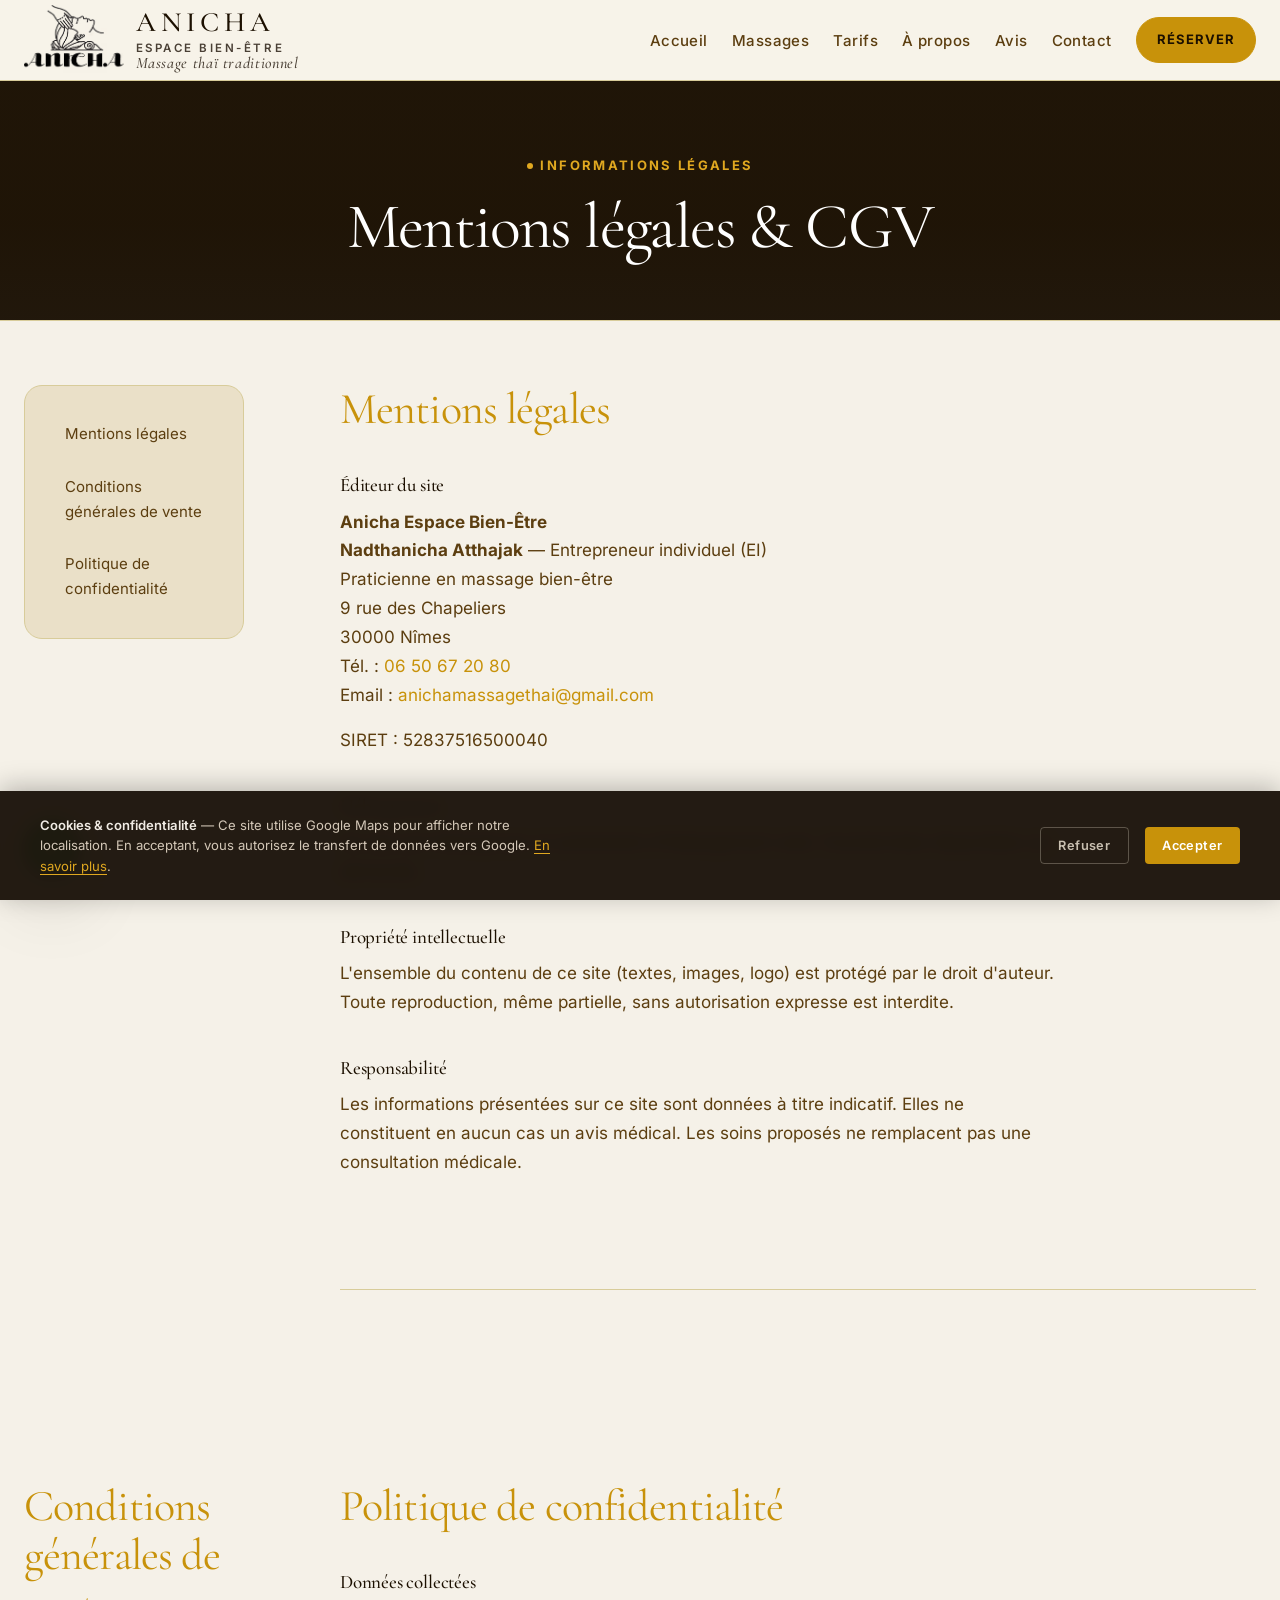
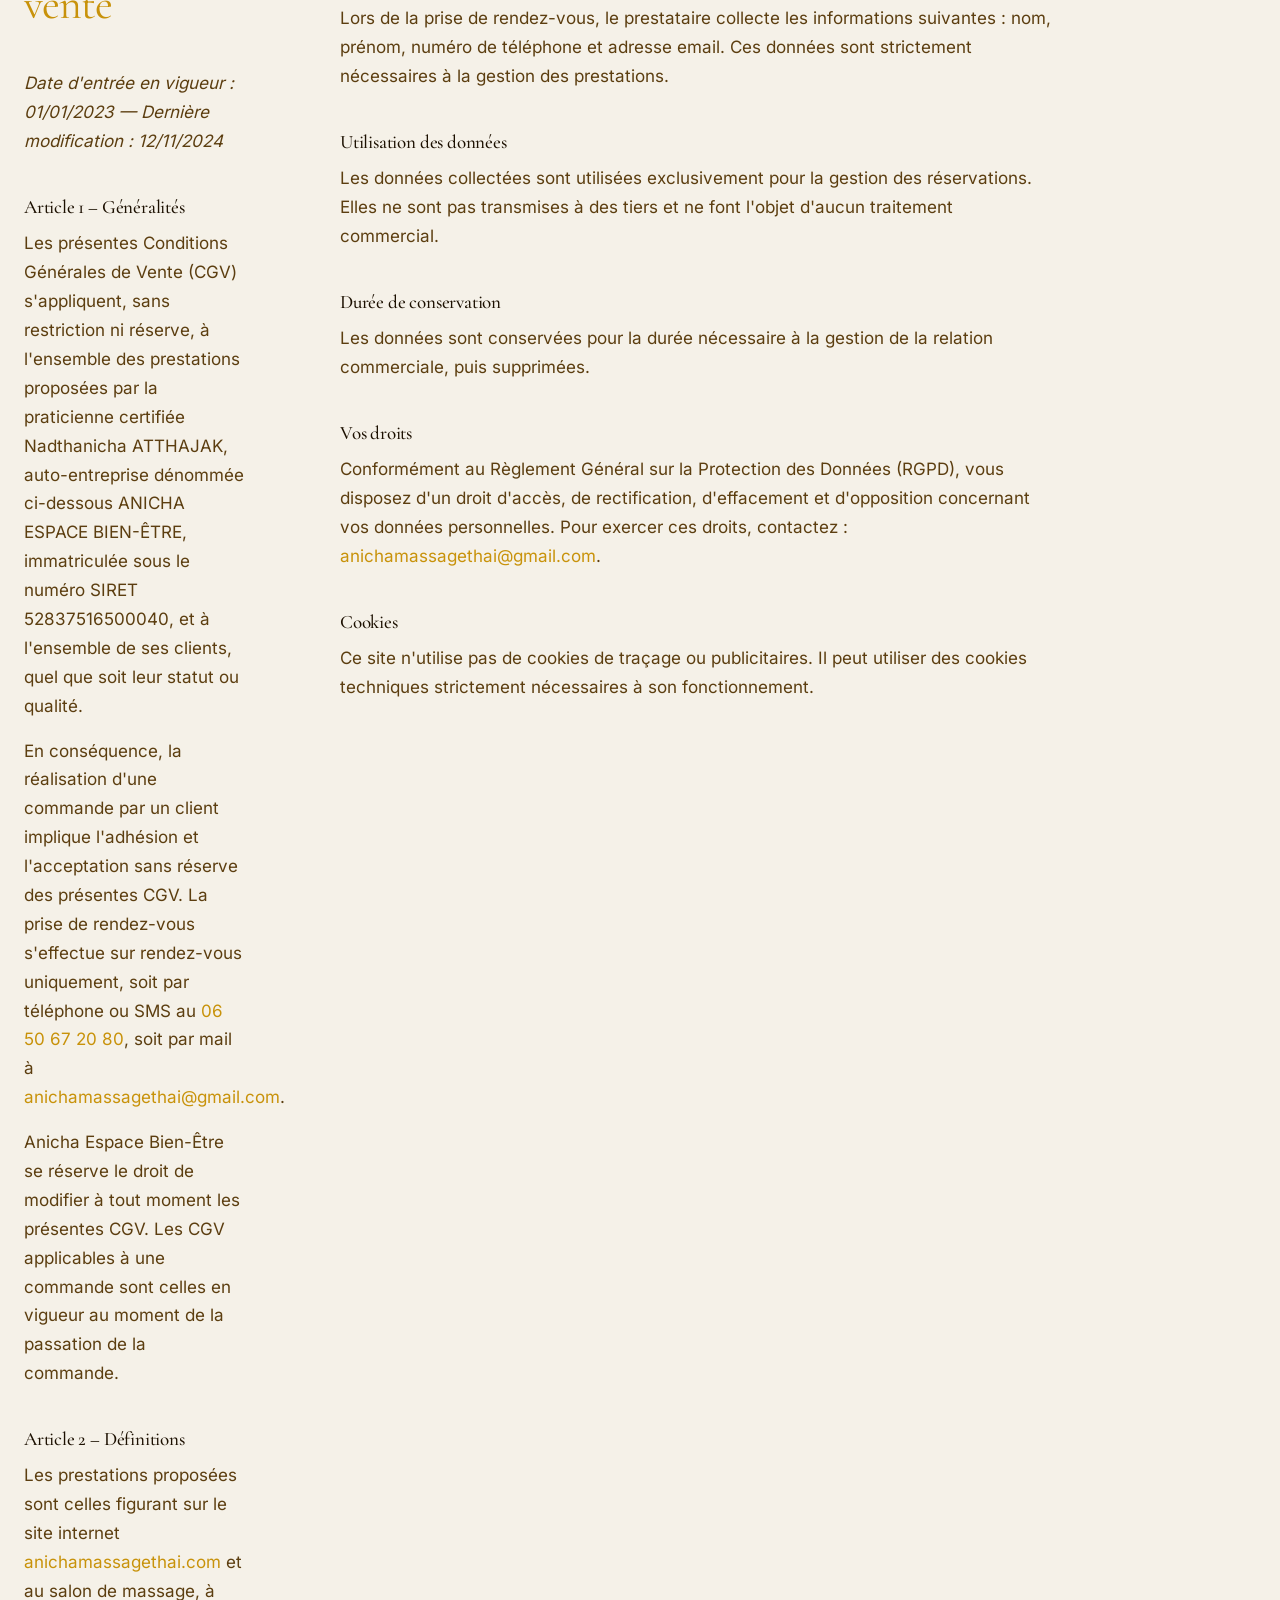
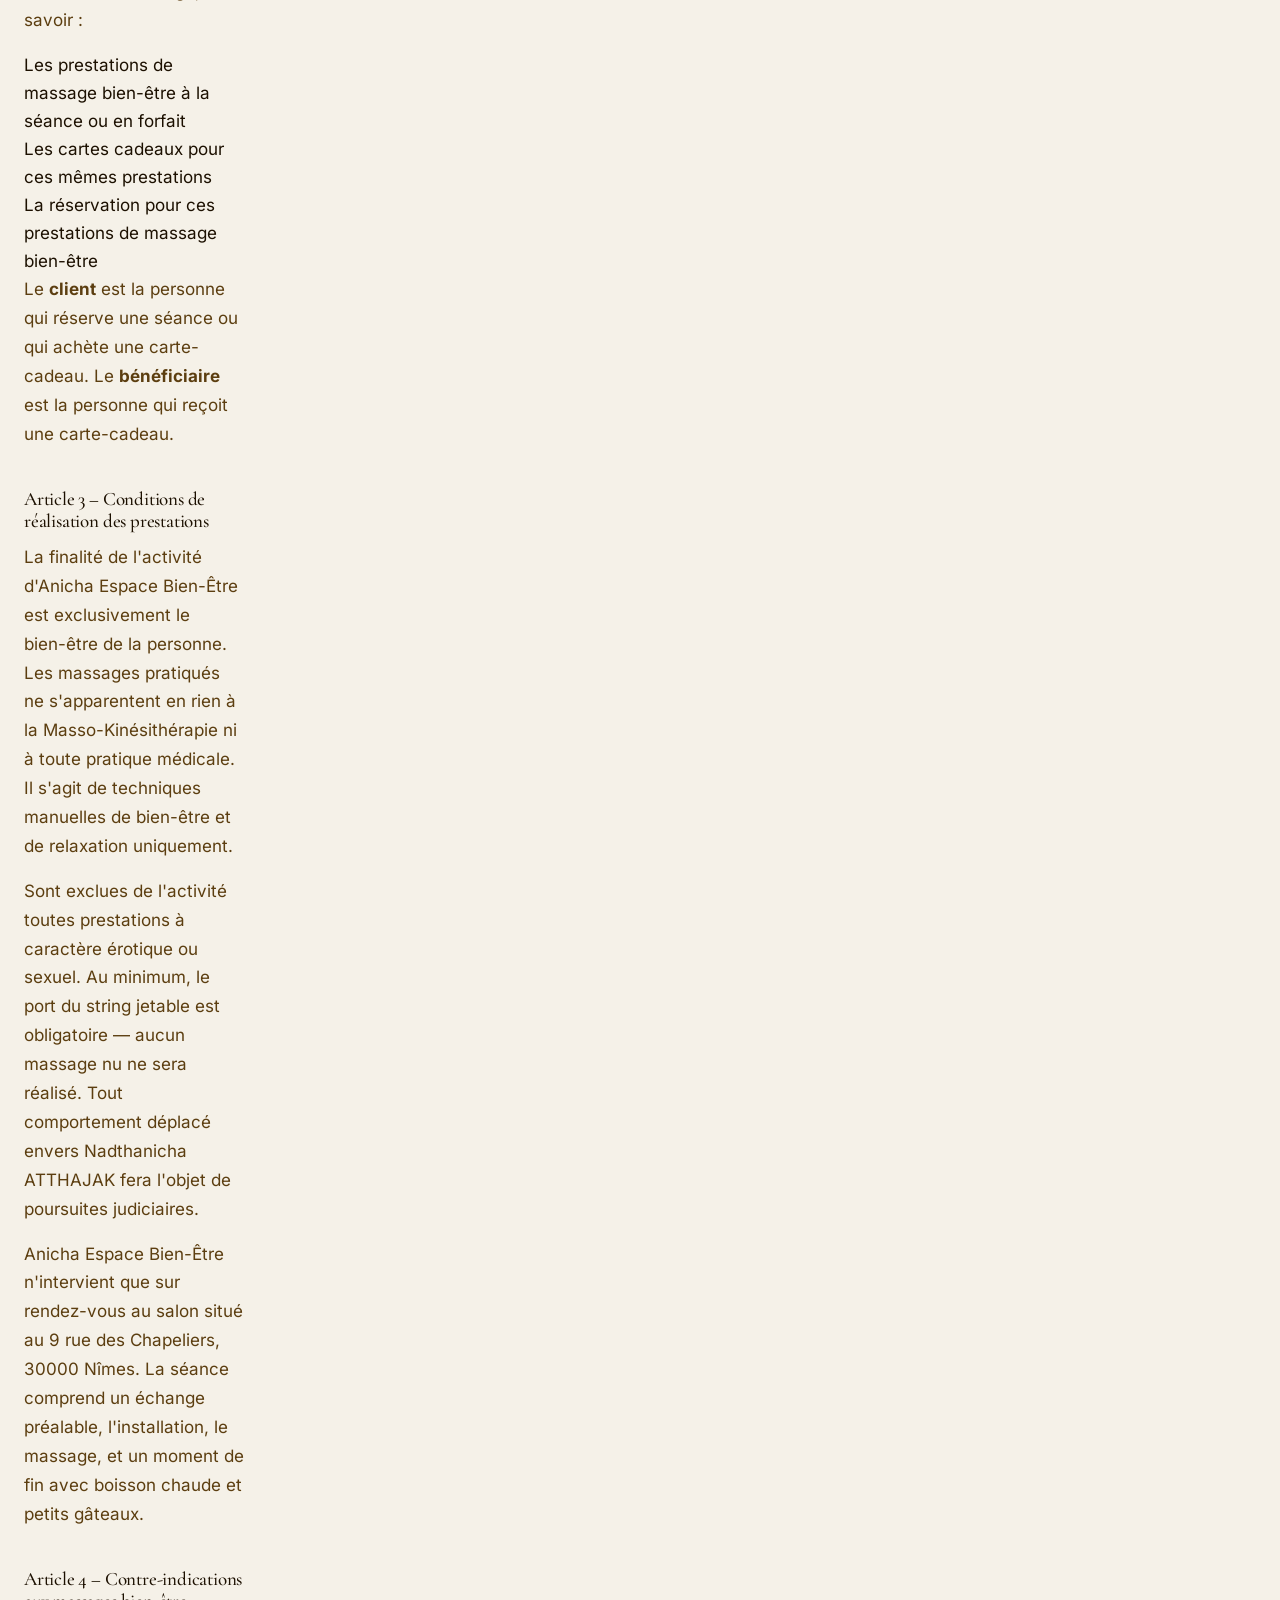
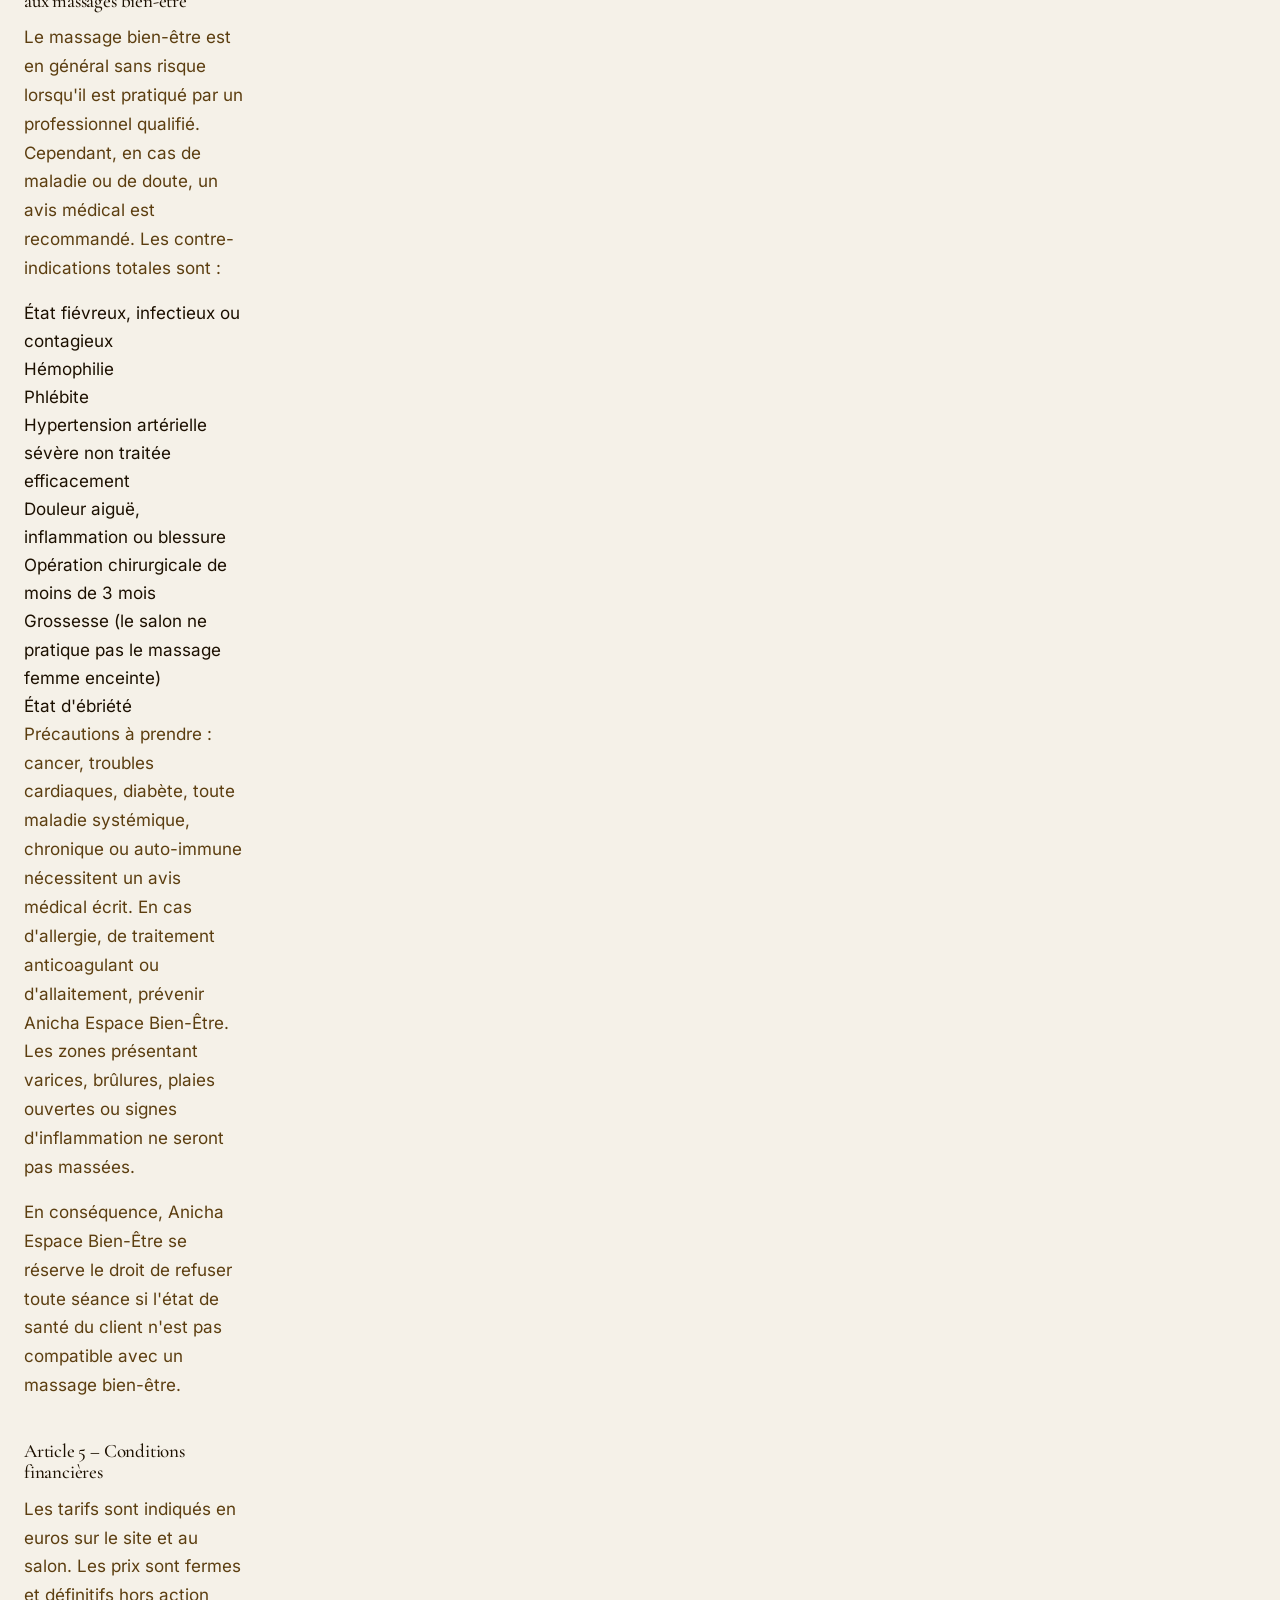
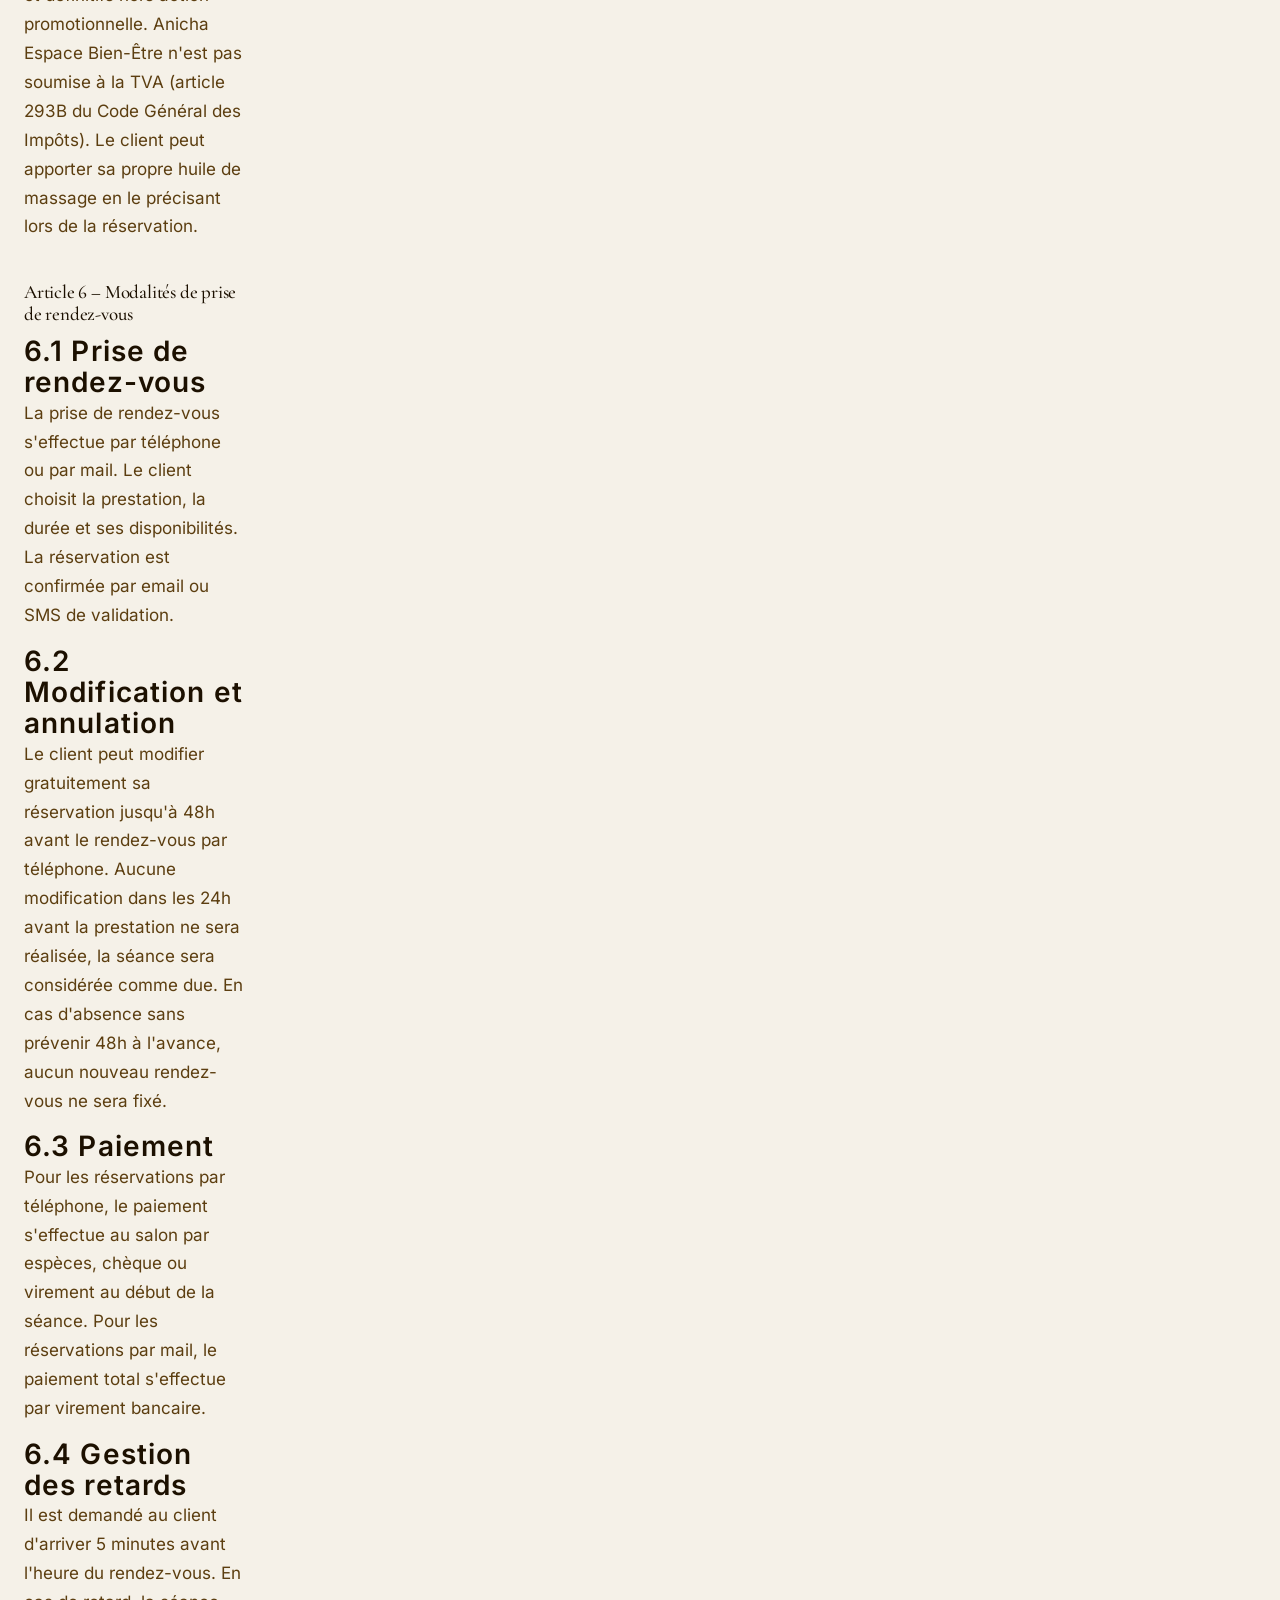
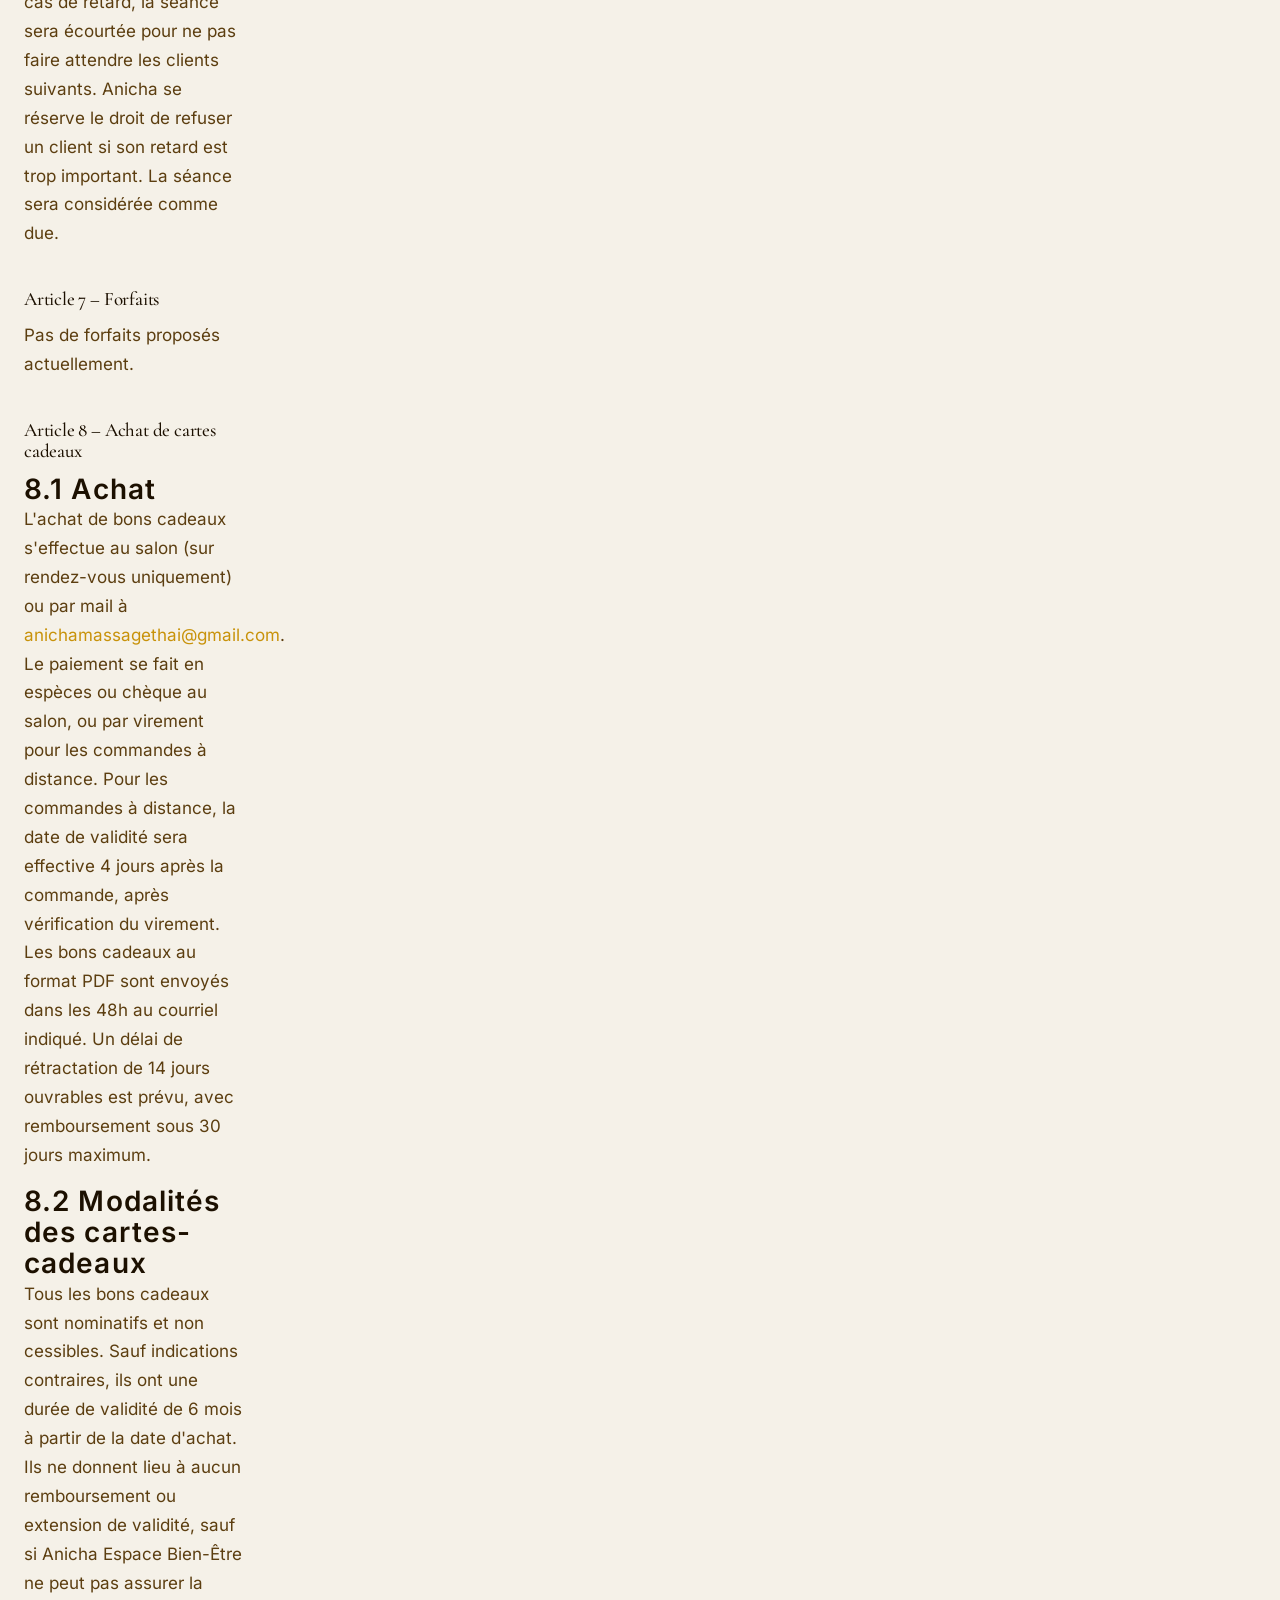
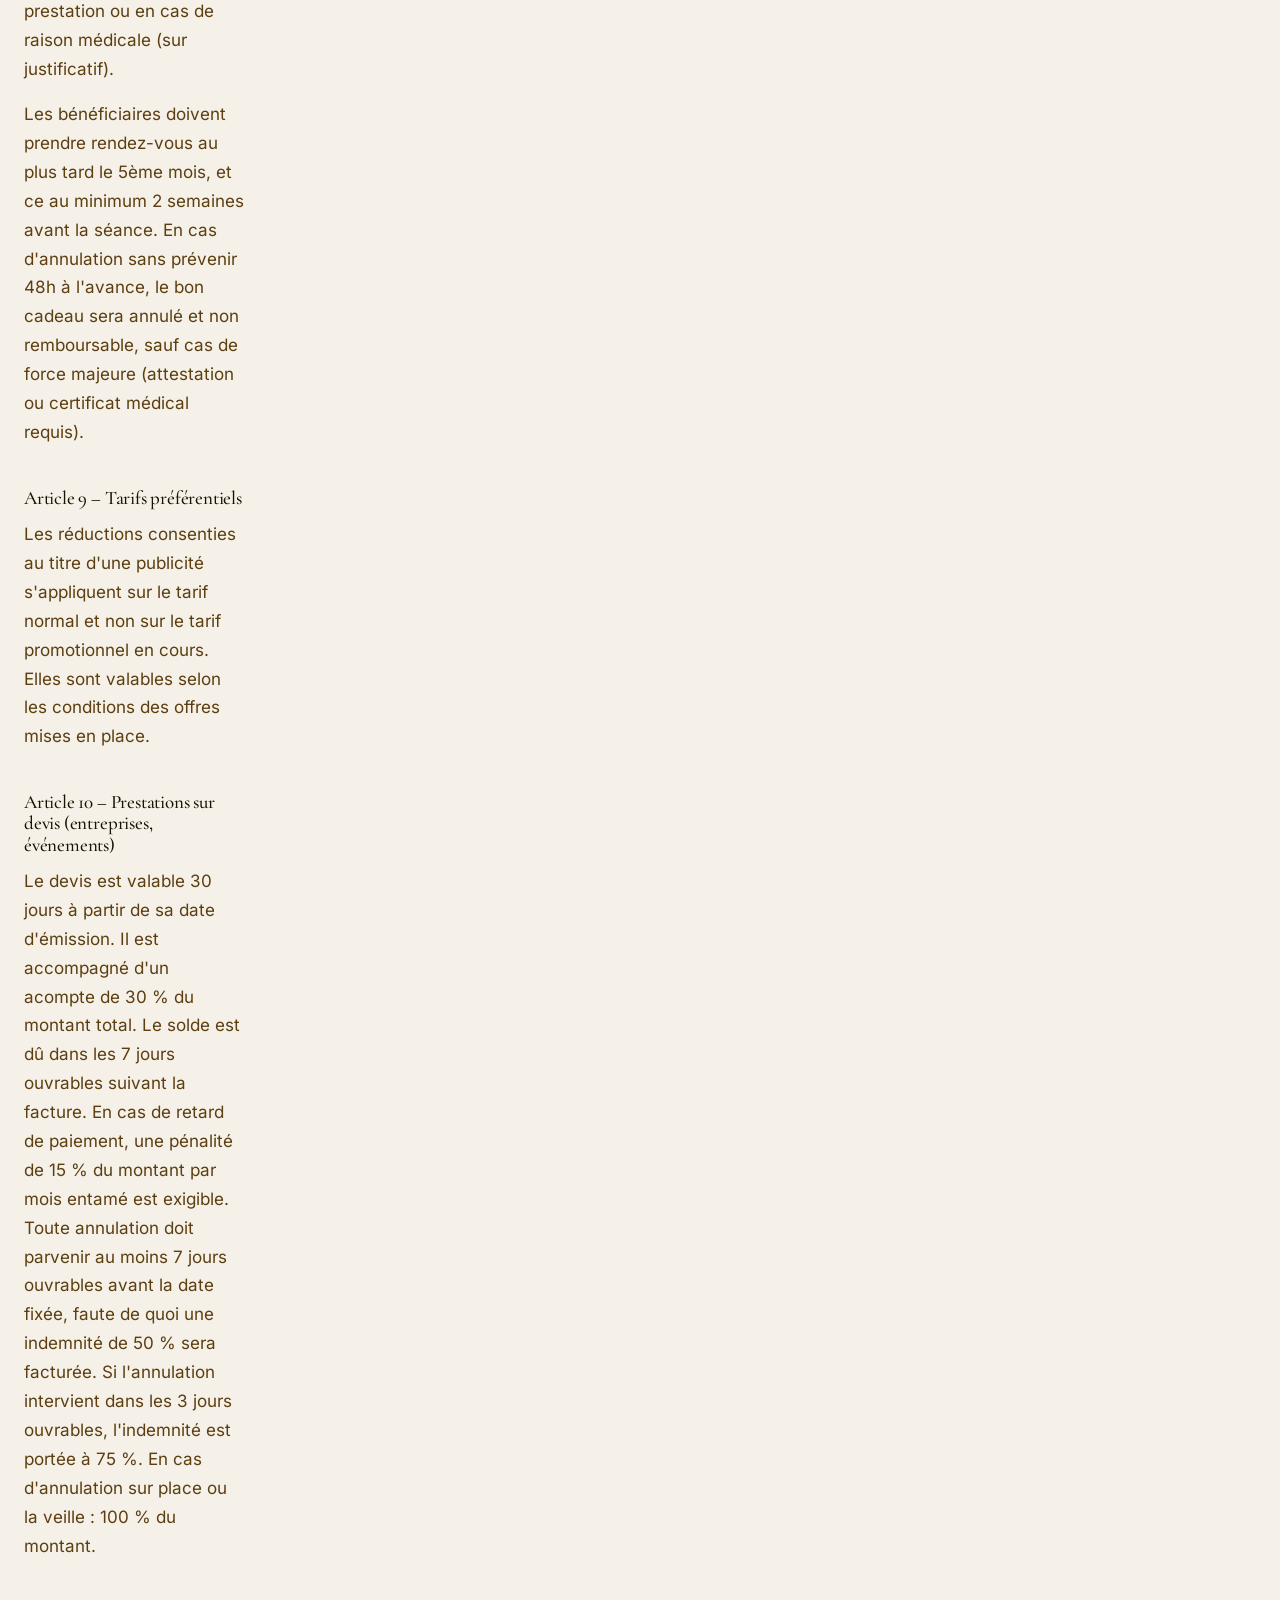
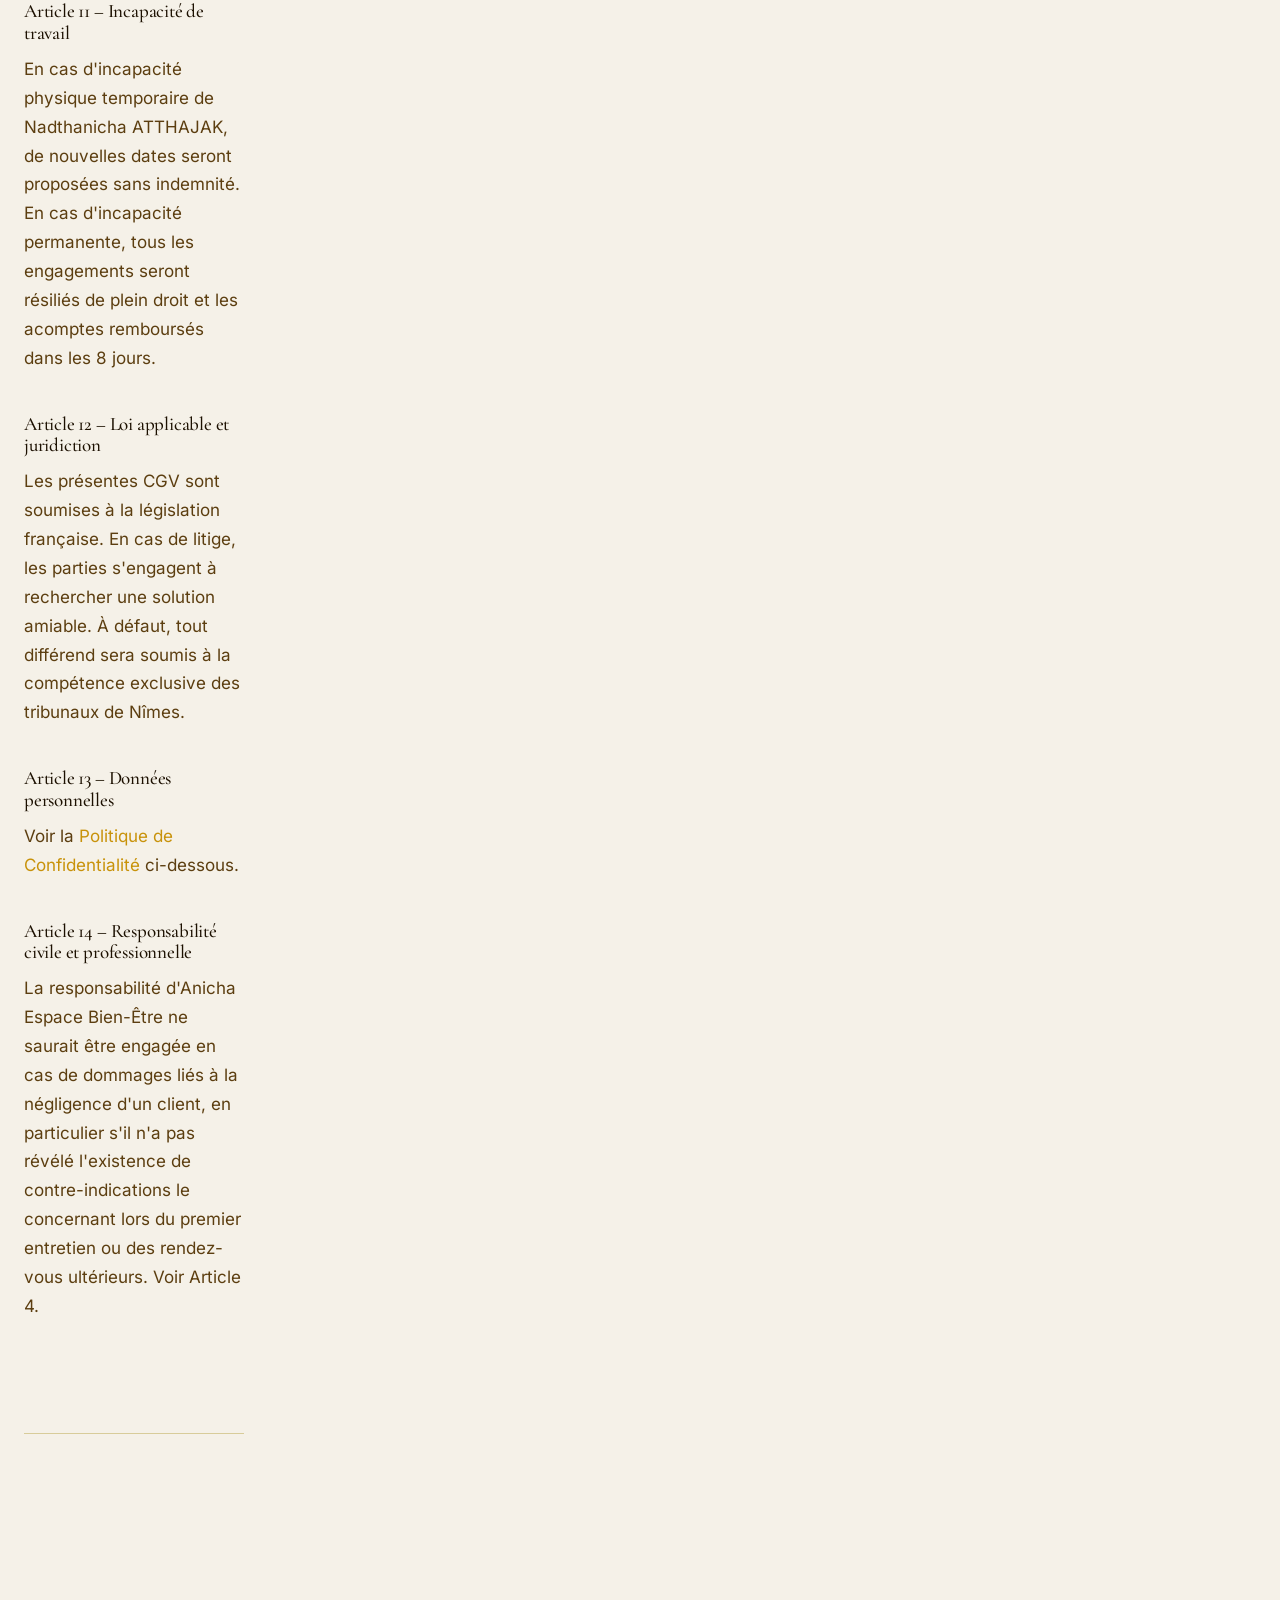
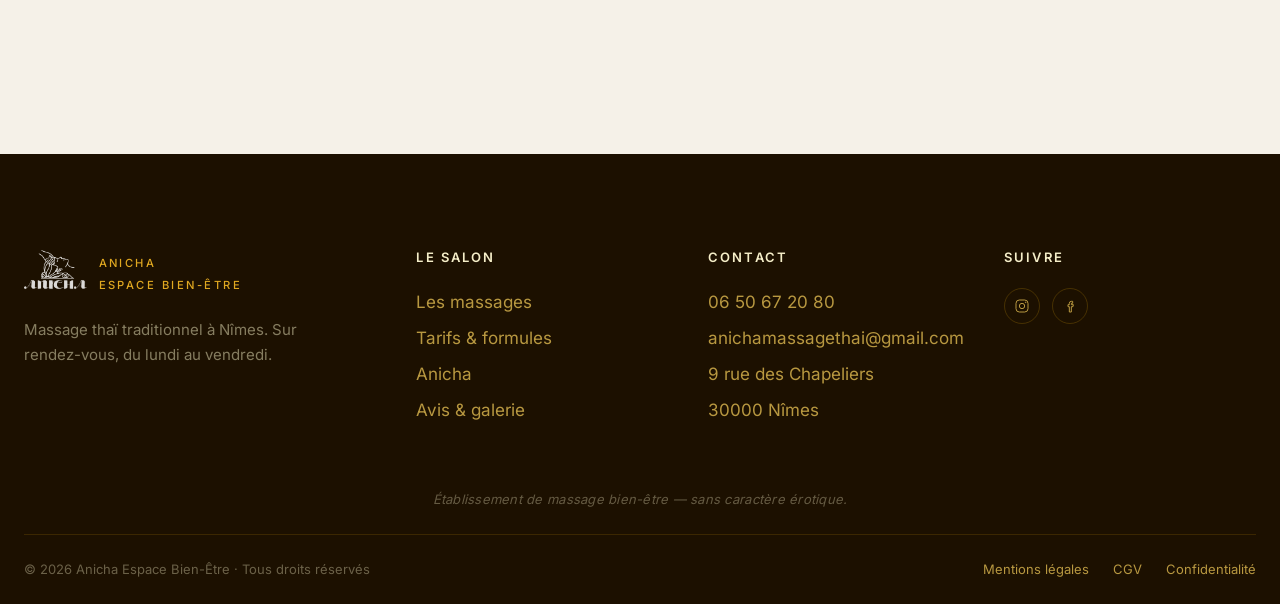
<file: mentions-legales.html>
<!DOCTYPE html>
<html lang="fr">
<head>
  <meta charset="UTF-8" />
  <meta name="viewport" content="width=device-width, initial-scale=1" />
  <title>Mentions légales & CGV – Anicha Espace Bien-Être · Nîmes</title>
  <meta name="description" content="Mentions légales, conditions générales de vente et politique de confidentialité d'Anicha Espace Bien-Être, salon de massage thaï à Nîmes." />
  <link rel="stylesheet" href="css/style.css" />
  <link rel="icon" type="image/x-icon" href="img/favicon.ico">
  <link rel="icon" type="image/png" sizes="32x32" href="img/favicon-32x32.png">
  <link rel="icon" type="image/png" sizes="16x16" href="img/favicon-16x16.png">
  <link rel="apple-touch-icon" sizes="180x180" href="img/apple-touch-icon.png">
  <link rel="canonical" href="https://anichamassagethai.com/mentions-legales.html" />
  <meta property="og:type" content="website" />
  <meta property="og:locale" content="fr_FR" />
  <meta property="og:site_name" content="Anicha Espace Bien-Être" />
  <meta property="og:url" content="https://anichamassagethai.com/mentions-legales.html" />
  <meta property="og:title" content="Mentions légales & CGV – Anicha Espace Bien-Être · Nîmes" />
  <meta property="og:description" content="Mentions légales, conditions générales de vente et politique de confidentialité d'Anicha Espace Bien-Être, salon de massage thaï à Nîmes." />
  <meta property="og:image" content="https://anichamassagethai.com/img/massage-thai-traditionnel.jpg" />
  <meta property="og:image:width" content="1200" />
  <meta property="og:image:height" content="630" />
  <meta name="twitter:card" content="summary_large_image" />
  <meta name="twitter:title" content="Mentions légales & CGV – Anicha Espace Bien-Être · Nîmes" />
  <meta name="twitter:description" content="Mentions légales, conditions générales de vente et politique de confidentialité d'Anicha Espace Bien-Être, salon de massage thaï à Nîmes." />
  <meta name="twitter:image" content="https://anichamassagethai.com/img/massage-thai-traditionnel.jpg" />
</head>
<body>
  <a href="#main" class="skip-link">Aller au contenu</a>

  <header class="site-header">
    <div class="container site-header__inner">
      <a href="index.html" class="logo" aria-label="Anicha – Accueil">
        <picture>
          <source srcset="img/logo.avif" type="image/avif">
          <img src="img/logo.png" alt="" class="logo__img" aria-hidden="true" width="100" height="70">
        </picture>
        <span class="logo__text">
          <span class="logo__name">ANICHA</span>
          <span class="logo__tagline">Espace bien-être</span>
          <span class="logo__sub">Massage thaï traditionnel</span>
        </span>
      </a>
    </div>
  </header>
  <nav class="nav" aria-label="Navigation principale">
        <ul class="nav__list" id="primary-menu">
          <li><a href="index.html" class="nav__link">Accueil</a></li>
          <li><a href="massages.html" class="nav__link">Massages</a></li>
          <li><a href="tarifs.html" class="nav__link">Tarifs</a></li>
          <li><a href="a-propos.html" class="nav__link">À propos</a></li>
          <li><a href="avis-galerie.html" class="nav__link">Avis</a></li>
          <li><a href="contact.html" class="nav__link">Contact</a></li>
        </ul>
        <div class="nav__cta"><a href="contact.html" class="btn btn--primary btn--small">Réserver</a></div>
      </nav>
      <button class="menu-toggle" type="button" aria-controls="primary-menu" aria-expanded="false" aria-label="Ouvrir le menu">
        <span class="menu-toggle__bar"></span>
      </button>

  <main id="main">

    <section class="page-hero page-hero--compact">

      <div class="page-hero__bg" aria-hidden="true">
        <video autoplay loop muted playsinline preload="metadata"
          poster="https://images.unsplash.com/photo-1600334129128-685c5582fd35?auto=format&fit=crop&w=1920&q=80">
          <source src="img/hero-massage.mp4" type="video/mp4">
        </video>
      </div>
      <div class="page-hero__overlay" aria-hidden="true"></div>
      <div class="container">
        <span class="eyebrow">Informations légales</span>
        <h1>Mentions légales &amp; CGV</h1>
      </div>
    </section>

    <section class="section legal-section">
      <div class="container legal-container">

        <!-- NAV INTERNE -->
        <nav class="legal-nav" aria-label="Sommaire">
          <ul>
            <li><a href="#mentions">Mentions légales</a></li>
            <li><a href="#cgv">Conditions générales de vente</a></li>
            <li><a href="#confidentialite">Politique de confidentialité</a></li>
          </ul>
        </nav>

        <!-- MENTIONS LÉGALES -->
        <article id="mentions" class="legal-block">
          <h2>Mentions légales</h2>

          <h3>Éditeur du site</h3>
          <p><strong>Anicha Espace Bien-Être</strong><br>
          <strong>Nadthanicha Atthajak</strong> — Entrepreneur individuel (EI)<br>
          Praticienne en massage bien-être<br>
          9 rue des Chapeliers<br>
          30000 Nîmes<br>
          Tél. : <a href="tel:+33650672080">06 50 67 20 80</a><br>
          Email : <a href="mailto:anichamassagethai@gmail.com">anichamassagethai@gmail.com</a></p>
          <p>SIRET : 52837516500040</p>

          <h3>Hébergement</h3>
          <p>Ce site est hébergé par un prestataire d'hébergement web. Coordonnées disponibles sur demande.</p>

          <h3>Propriété intellectuelle</h3>
          <p>L'ensemble du contenu de ce site (textes, images, logo) est protégé par le droit d'auteur. Toute reproduction, même partielle, sans autorisation expresse est interdite.</p>

          <h3>Responsabilité</h3>
          <p>Les informations présentées sur ce site sont données à titre indicatif. Elles ne constituent en aucun cas un avis médical. Les soins proposés ne remplacent pas une consultation médicale.</p>
        </article>

        <!-- CGV -->
        <article id="cgv" class="legal-block">
          <h2>Conditions générales de vente</h2>
          <p><em>Date d'entrée en vigueur : 01/01/2023 — Dernière modification : 12/11/2024</em></p>

          <h3>Article 1 – Généralités</h3>
          <p>Les présentes Conditions Générales de Vente (CGV) s'appliquent, sans restriction ni réserve, à l'ensemble des prestations proposées par la praticienne certifiée Nadthanicha ATTHAJAK, auto-entreprise dénommée ci-dessous ANICHA ESPACE BIEN-ÊTRE, immatriculée sous le numéro SIRET 52837516500040, et à l'ensemble de ses clients, quel que soit leur statut ou qualité.</p>
          <p>En conséquence, la réalisation d'une commande par un client implique l'adhésion et l'acceptation sans réserve des présentes CGV. La prise de rendez-vous s'effectue sur rendez-vous uniquement, soit par téléphone ou SMS au <a href="tel:+33650672080">06 50 67 20 80</a>, soit par mail à <a href="mailto:anichamassagethai@gmail.com">anichamassagethai@gmail.com</a>.</p>
          <p>Anicha Espace Bien-Être se réserve le droit de modifier à tout moment les présentes CGV. Les CGV applicables à une commande sont celles en vigueur au moment de la passation de la commande.</p>

          <h3>Article 2 – Définitions</h3>
          <p>Les prestations proposées sont celles figurant sur le site internet <a href="https://anichamassagethai.com">anichamassagethai.com</a> et au salon de massage, à savoir :</p>
          <ul>
            <li>Les prestations de massage bien-être à la séance ou en forfait</li>
            <li>Les cartes cadeaux pour ces mêmes prestations</li>
            <li>La réservation pour ces prestations de massage bien-être</li>
          </ul>
          <p>Le <strong>client</strong> est la personne qui réserve une séance ou qui achète une carte-cadeau. Le <strong>bénéficiaire</strong> est la personne qui reçoit une carte-cadeau.</p>

          <h3>Article 3 – Conditions de réalisation des prestations</h3>
          <p>La finalité de l'activité d'Anicha Espace Bien-Être est exclusivement le bien-être de la personne. Les massages pratiqués ne s'apparentent en rien à la Masso-Kinésithérapie ni à toute pratique médicale. Il s'agit de techniques manuelles de bien-être et de relaxation uniquement.</p>
          <p>Sont exclues de l'activité toutes prestations à caractère érotique ou sexuel. Au minimum, le port du string jetable est obligatoire — aucun massage nu ne sera réalisé. Tout comportement déplacé envers Nadthanicha ATTHAJAK fera l'objet de poursuites judiciaires.</p>
          <p>Anicha Espace Bien-Être n'intervient que sur rendez-vous au salon situé au 9 rue des Chapeliers, 30000 Nîmes. La séance comprend un échange préalable, l'installation, le massage, et un moment de fin avec boisson chaude et petits gâteaux.</p>

          <h3>Article 4 – Contre-indications aux massages bien-être</h3>
          <p>Le massage bien-être est en général sans risque lorsqu'il est pratiqué par un professionnel qualifié. Cependant, en cas de maladie ou de doute, un avis médical est recommandé. Les contre-indications totales sont :</p>
          <ul>
            <li>État fiévreux, infectieux ou contagieux</li>
            <li>Hémophilie</li>
            <li>Phlébite</li>
            <li>Hypertension artérielle sévère non traitée efficacement</li>
            <li>Douleur aiguë, inflammation ou blessure</li>
            <li>Opération chirurgicale de moins de 3 mois</li>
            <li>Grossesse (le salon ne pratique pas le massage femme enceinte)</li>
            <li>État d'ébriété</li>
          </ul>
          <p>Précautions à prendre : cancer, troubles cardiaques, diabète, toute maladie systémique, chronique ou auto-immune nécessitent un avis médical écrit. En cas d'allergie, de traitement anticoagulant ou d'allaitement, prévenir Anicha Espace Bien-Être. Les zones présentant varices, brûlures, plaies ouvertes ou signes d'inflammation ne seront pas massées.</p>
          <p>En conséquence, Anicha Espace Bien-Être se réserve le droit de refuser toute séance si l'état de santé du client n'est pas compatible avec un massage bien-être.</p>

          <h3>Article 5 – Conditions financières</h3>
          <p>Les tarifs sont indiqués en euros sur le site et au salon. Les prix sont fermes et définitifs hors action promotionnelle. Anicha Espace Bien-Être n'est pas soumise à la TVA (article 293B du Code Général des Impôts). Le client peut apporter sa propre huile de massage en le précisant lors de la réservation.</p>

          <h3>Article 6 – Modalités de prise de rendez-vous</h3>

          <h4>6.1 Prise de rendez-vous</h4>
          <p>La prise de rendez-vous s'effectue par téléphone ou par mail. Le client choisit la prestation, la durée et ses disponibilités. La réservation est confirmée par email ou SMS de validation.</p>

          <h4>6.2 Modification et annulation</h4>
          <p>Le client peut modifier gratuitement sa réservation jusqu'à 48h avant le rendez-vous par téléphone. Aucune modification dans les 24h avant la prestation ne sera réalisée, la séance sera considérée comme due. En cas d'absence sans prévenir 48h à l'avance, aucun nouveau rendez-vous ne sera fixé.</p>

          <h4>6.3 Paiement</h4>
          <p>Pour les réservations par téléphone, le paiement s'effectue au salon par espèces, chèque ou virement au début de la séance. Pour les réservations par mail, le paiement total s'effectue par virement bancaire.</p>

          <h4>6.4 Gestion des retards</h4>
          <p>Il est demandé au client d'arriver 5 minutes avant l'heure du rendez-vous. En cas de retard, la séance sera écourtée pour ne pas faire attendre les clients suivants. Anicha se réserve le droit de refuser un client si son retard est trop important. La séance sera considérée comme due.</p>

          <h3>Article 7 – Forfaits</h3>
          <p>Pas de forfaits proposés actuellement.</p>

          <h3>Article 8 – Achat de cartes cadeaux</h3>

          <h4>8.1 Achat</h4>
          <p>L'achat de bons cadeaux s'effectue au salon (sur rendez-vous uniquement) ou par mail à <a href="mailto:anichamassagethai@gmail.com">anichamassagethai@gmail.com</a>. Le paiement se fait en espèces ou chèque au salon, ou par virement pour les commandes à distance. Pour les commandes à distance, la date de validité sera effective 4 jours après la commande, après vérification du virement. Les bons cadeaux au format PDF sont envoyés dans les 48h au courriel indiqué. Un délai de rétractation de 14 jours ouvrables est prévu, avec remboursement sous 30 jours maximum.</p>

          <h4>8.2 Modalités des cartes-cadeaux</h4>
          <p>Tous les bons cadeaux sont nominatifs et non cessibles. Sauf indications contraires, ils ont une durée de validité de 6 mois à partir de la date d'achat. Ils ne donnent lieu à aucun remboursement ou extension de validité, sauf si Anicha Espace Bien-Être ne peut pas assurer la prestation ou en cas de raison médicale (sur justificatif).</p>
          <p>Les bénéficiaires doivent prendre rendez-vous au plus tard le 5ème mois, et ce au minimum 2 semaines avant la séance. En cas d'annulation sans prévenir 48h à l'avance, le bon cadeau sera annulé et non remboursable, sauf cas de force majeure (attestation ou certificat médical requis).</p>

          <h3>Article 9 – Tarifs préférentiels</h3>
          <p>Les réductions consenties au titre d'une publicité s'appliquent sur le tarif normal et non sur le tarif promotionnel en cours. Elles sont valables selon les conditions des offres mises en place.</p>

          <h3>Article 10 – Prestations sur devis (entreprises, événements)</h3>
          <p>Le devis est valable 30 jours à partir de sa date d'émission. Il est accompagné d'un acompte de 30 % du montant total. Le solde est dû dans les 7 jours ouvrables suivant la facture. En cas de retard de paiement, une pénalité de 15 % du montant par mois entamé est exigible. Toute annulation doit parvenir au moins 7 jours ouvrables avant la date fixée, faute de quoi une indemnité de 50 % sera facturée. Si l'annulation intervient dans les 3 jours ouvrables, l'indemnité est portée à 75 %. En cas d'annulation sur place ou la veille : 100 % du montant.</p>

          <h3>Article 11 – Incapacité de travail</h3>
          <p>En cas d'incapacité physique temporaire de Nadthanicha ATTHAJAK, de nouvelles dates seront proposées sans indemnité. En cas d'incapacité permanente, tous les engagements seront résiliés de plein droit et les acomptes remboursés dans les 8 jours.</p>

          <h3>Article 12 – Loi applicable et juridiction</h3>
          <p>Les présentes CGV sont soumises à la législation française. En cas de litige, les parties s'engagent à rechercher une solution amiable. À défaut, tout différend sera soumis à la compétence exclusive des tribunaux de Nîmes.</p>

          <h3>Article 13 – Données personnelles</h3>
          <p>Voir la <a href="#confidentialite">Politique de Confidentialité</a> ci-dessous.</p>

          <h3>Article 14 – Responsabilité civile et professionnelle</h3>
          <p>La responsabilité d'Anicha Espace Bien-Être ne saurait être engagée en cas de dommages liés à la négligence d'un client, en particulier s'il n'a pas révélé l'existence de contre-indications le concernant lors du premier entretien ou des rendez-vous ultérieurs. Voir Article 4.</p>
        </article>

        <!-- CONFIDENTIALITÉ -->
        <article id="confidentialite" class="legal-block">
          <h2>Politique de confidentialité</h2>

          <h3>Données collectées</h3>
          <p>Lors de la prise de rendez-vous, le prestataire collecte les informations suivantes : nom, prénom, numéro de téléphone et adresse email. Ces données sont strictement nécessaires à la gestion des prestations.</p>

          <h3>Utilisation des données</h3>
          <p>Les données collectées sont utilisées exclusivement pour la gestion des réservations. Elles ne sont pas transmises à des tiers et ne font l'objet d'aucun traitement commercial.</p>

          <h3>Durée de conservation</h3>
          <p>Les données sont conservées pour la durée nécessaire à la gestion de la relation commerciale, puis supprimées.</p>

          <h3>Vos droits</h3>
          <p>Conformément au Règlement Général sur la Protection des Données (RGPD), vous disposez d'un droit d'accès, de rectification, d'effacement et d'opposition concernant vos données personnelles. Pour exercer ces droits, contactez : <a href="mailto:anichamassagethai@gmail.com">anichamassagethai@gmail.com</a>.</p>

          <h3>Cookies</h3>
          <p>Ce site n'utilise pas de cookies de traçage ou publicitaires. Il peut utiliser des cookies techniques strictement nécessaires à son fonctionnement.</p>
        </article>

      </div>
    </section>

  </main>

  <footer class="site-footer">
    <div class="container">
      <div class="site-footer__grid">
        <div class="site-footer__brand">
          <a href="index.html" class="site-footer__logo">
            <picture>
              <source srcset="img/logo.avif" type="image/avif">
              <img src="img/logo.png" alt="" class="logo__img" aria-hidden="true" width="63" height="44">
            </picture>
            <span class="site-footer__logo-text">
              ANICHA<span>Espace bien-être</span>
            </span>
          </a>
          <p>Massage thaï traditionnel à Nîmes. Sur rendez-vous, du lundi au vendredi.</p>
        </div>
        <div>
          <h4>Le salon</h4>
          <ul>
            <li><a href="massages.html">Les massages</a></li>
            <li><a href="tarifs.html">Tarifs &amp; formules</a></li>
            <li><a href="a-propos.html">Anicha</a></li>
            <li><a href="avis-galerie.html">Avis &amp; galerie</a></li>
          </ul>
        </div>
        <div>
          <h4>Contact</h4>
          <ul>
            <li><a href="tel:+33650672080">06 50 67 20 80</a></li>
            <li><a href="mailto:anichamassagethai@gmail.com">anichamassagethai@gmail.com</a></li>
            <li>9 rue des Chapeliers</li>
            <li>30000 Nîmes</li>
          </ul>
        </div>
        <div>
          <h4>Suivre</h4>
          <div class="socials">
            <a href="https://www.instagram.com/anicha.massage.thai/" aria-label="Instagram" target="_blank" rel="noopener"><svg viewBox="0 0 24 24" fill="none" stroke="currentColor" stroke-width="1.5"><rect x="3" y="3" width="18" height="18" rx="5"/><circle cx="12" cy="12" r="4"/><circle cx="17.5" cy="6.5" r="0.5" fill="currentColor"/></svg></a>
            <a href="https://www.facebook.com/profile.php?id=100057337184093" aria-label="Facebook" target="_blank" rel="noopener"><svg viewBox="0 0 24 24" fill="none" stroke="currentColor" stroke-width="1.5"><path d="M14 8h2V5h-2a3 3 0 0 0-3 3v2H9v3h2v8h3v-8h2.5l.5-3H14V8.5c0-.3.2-.5.5-.5H14Z" stroke-linejoin="round"/></svg></a>
          </div>
        </div>
      </div>
            <p class="site-footer__notice">Établissement de massage bien-être — sans caractère érotique.</p>
      <div class="site-footer__bottom">
        <span>© <span data-current-year>2026</span> Anicha Espace Bien-Être · Tous droits réservés</span>
        <div class="site-footer__bottom-links">
          <a href="mentions-legales.html">Mentions légales</a>
          <a href="mentions-legales.html#cgv">CGV</a>
          <a href="mentions-legales.html#confidentialite">Confidentialité</a>
        </div>
      </div>
    </div>
  </footer>

  <!-- FAB mobile -->
  <div class="fab-stack">
    <a href="https://wa.me/33650672080?text=Bonjour%20Anicha%2C%20j%27aimerais%20prendre%20rendez-vous" class="fab-whatsapp" aria-label="Contacter Anicha sur WhatsApp" target="_blank" rel="noopener">
      <svg viewBox="0 0 32 32" fill="currentColor" aria-hidden="true">
        <path d="M16.001 3C9.374 3 4 8.373 4 14.999c0 2.515.776 4.85 2.099 6.787L4 29l7.388-2.05a11.97 11.97 0 0 0 4.613.927h.005c6.626 0 11.999-5.373 11.999-12C28.005 8.373 22.628 3 16.001 3Zm0 21.812c-1.48 0-2.93-.388-4.205-1.117l-.302-.18-4.382 1.218 1.187-4.276-.196-.31a9.84 9.84 0 0 1-1.521-5.255c0-5.448 4.434-9.881 9.882-9.881 5.448 0 9.881 4.433 9.881 9.881 0 5.449-4.433 9.92-9.344 9.92Zm5.43-7.41c-.299-.149-1.764-.871-2.038-.97-.273-.099-.472-.149-.671.149-.198.297-.769.97-.943 1.169-.174.198-.347.223-.646.075-.298-.15-1.258-.464-2.394-1.476-.886-.79-1.483-1.766-1.658-2.064-.174-.297-.018-.458.131-.606.135-.134.298-.348.447-.521.149-.174.198-.298.297-.497.099-.198.05-.372-.025-.521-.074-.149-.671-1.617-.92-2.213-.242-.582-.488-.503-.671-.512l-.572-.01a1.097 1.097 0 0 0-.795.372c-.273.298-1.043 1.018-1.043 2.482 0 1.464 1.067 2.879 1.215 3.077.149.198 2.099 3.205 5.085 4.493.711.307 1.265.49 1.697.628.713.226 1.362.194 1.875.118.572-.085 1.764-.721 2.013-1.418.249-.696.249-1.293.174-1.418-.075-.124-.273-.198-.572-.347Z"/>
      </svg>
    </a>
    <a href="contact.html" class="fab-reserve" aria-label="Prendre rendez-vous">
      <svg viewBox="0 0 24 24" fill="none" stroke="currentColor" stroke-width="2" aria-hidden="true">
        <rect x="3" y="4" width="18" height="18" rx="2"/><path d="M16 2v4M8 2v4M3 10h18" stroke-linecap="round" stroke-linejoin="round"/>
      </svg>
      Réserver
    </a>
  </div>

  <script src="js/main.js" defer></script>
</body>
</html>
</file>
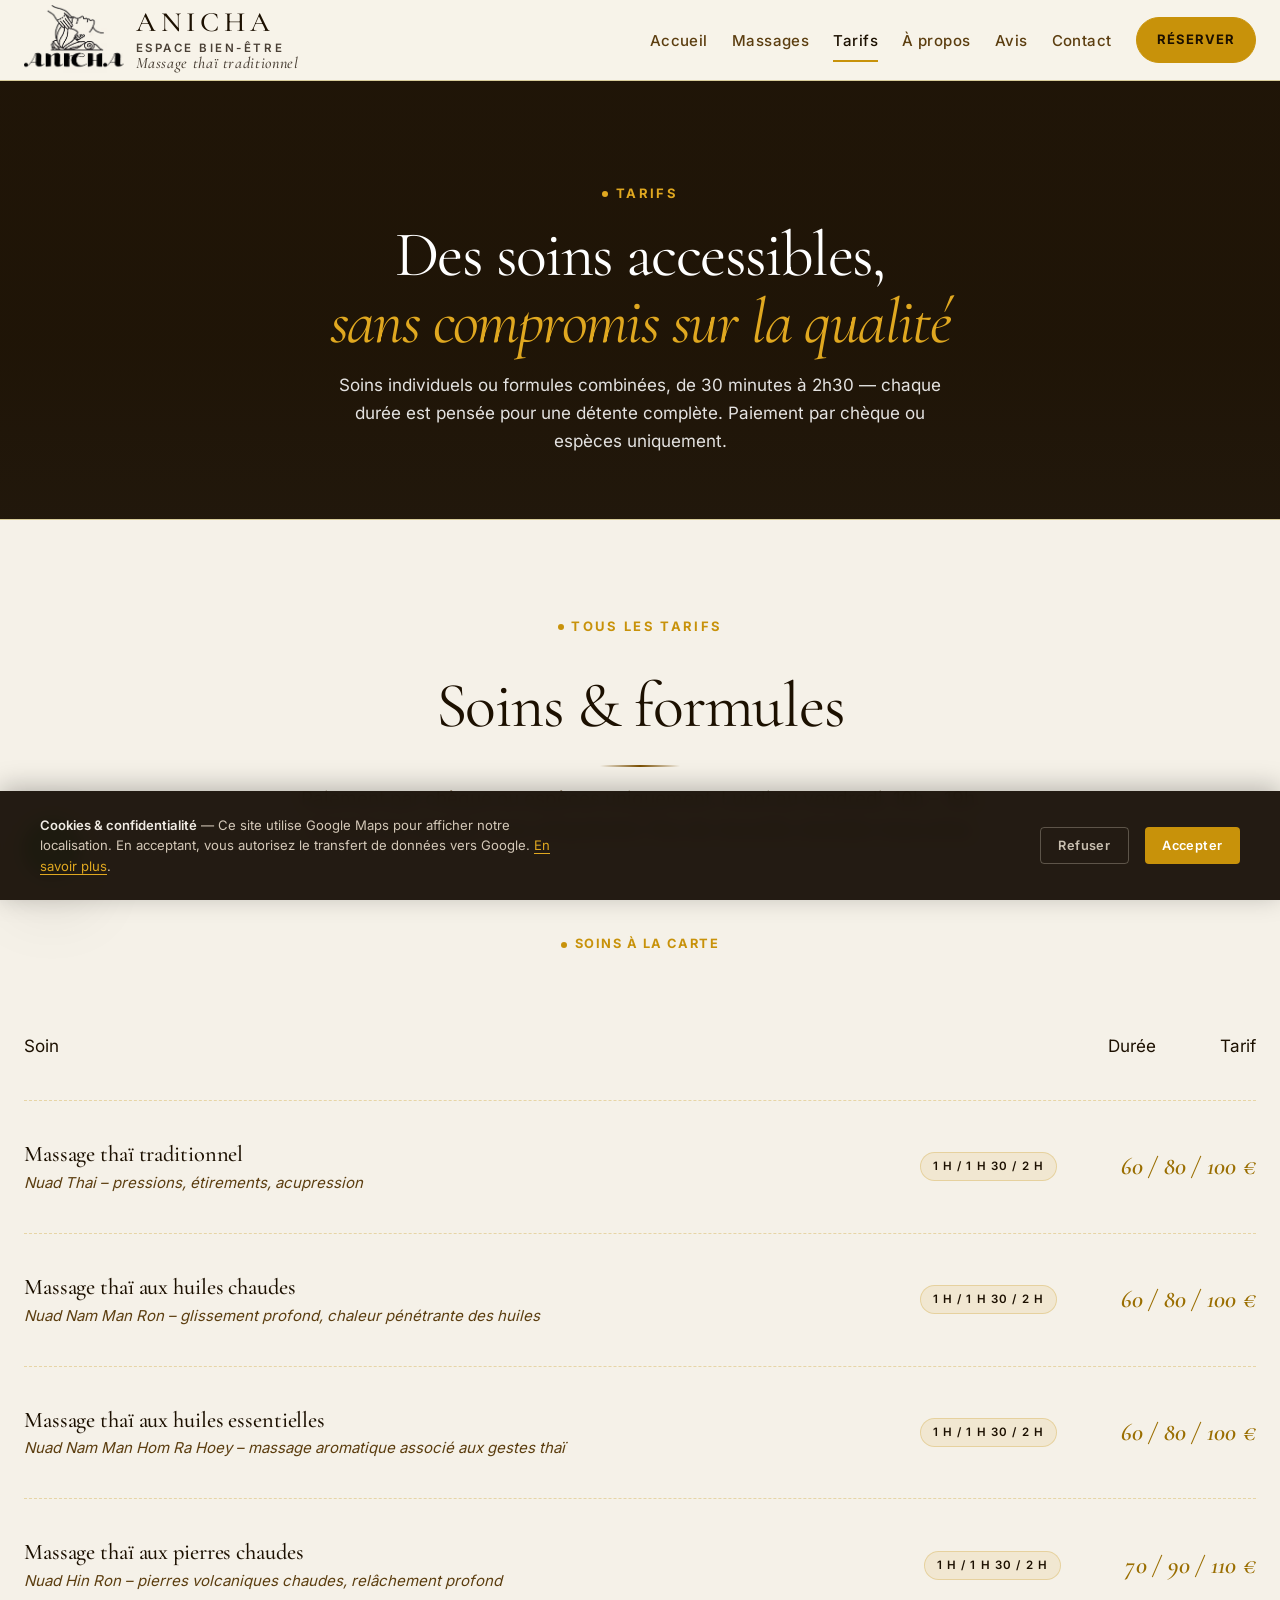
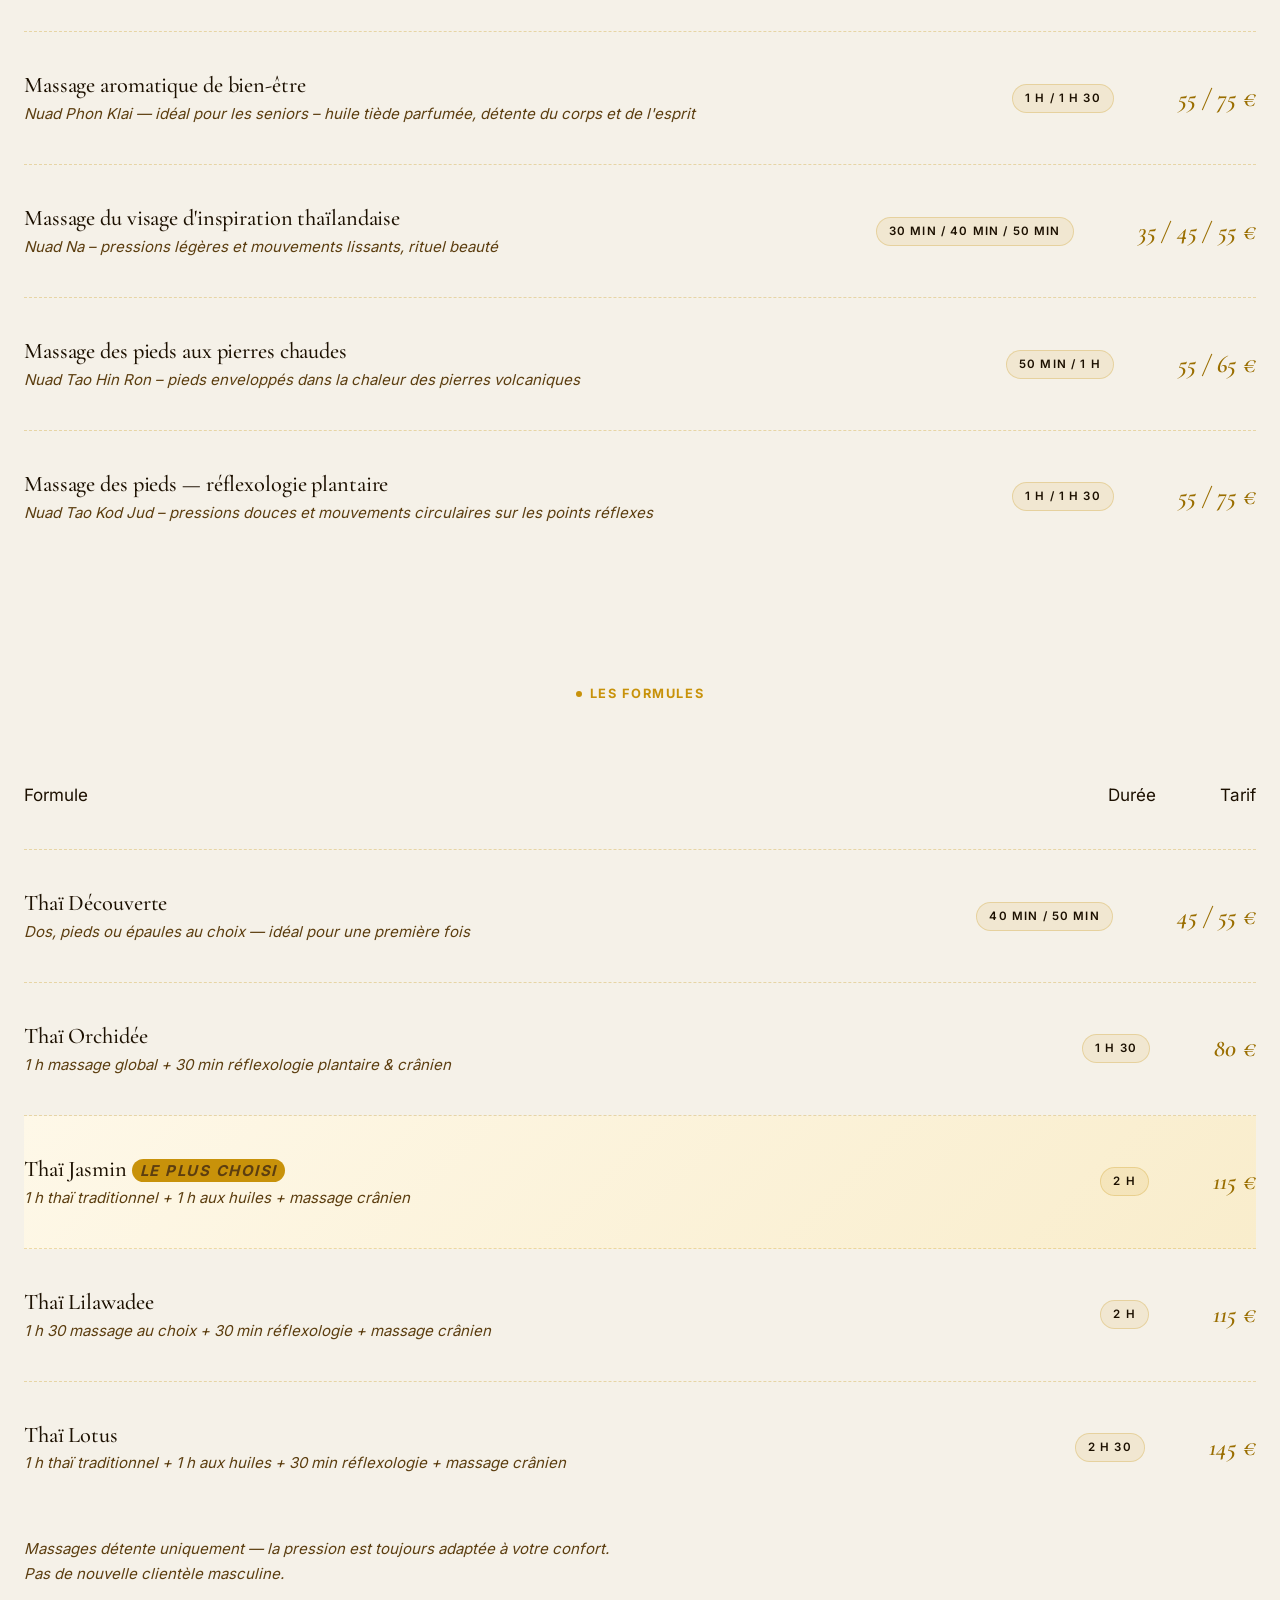
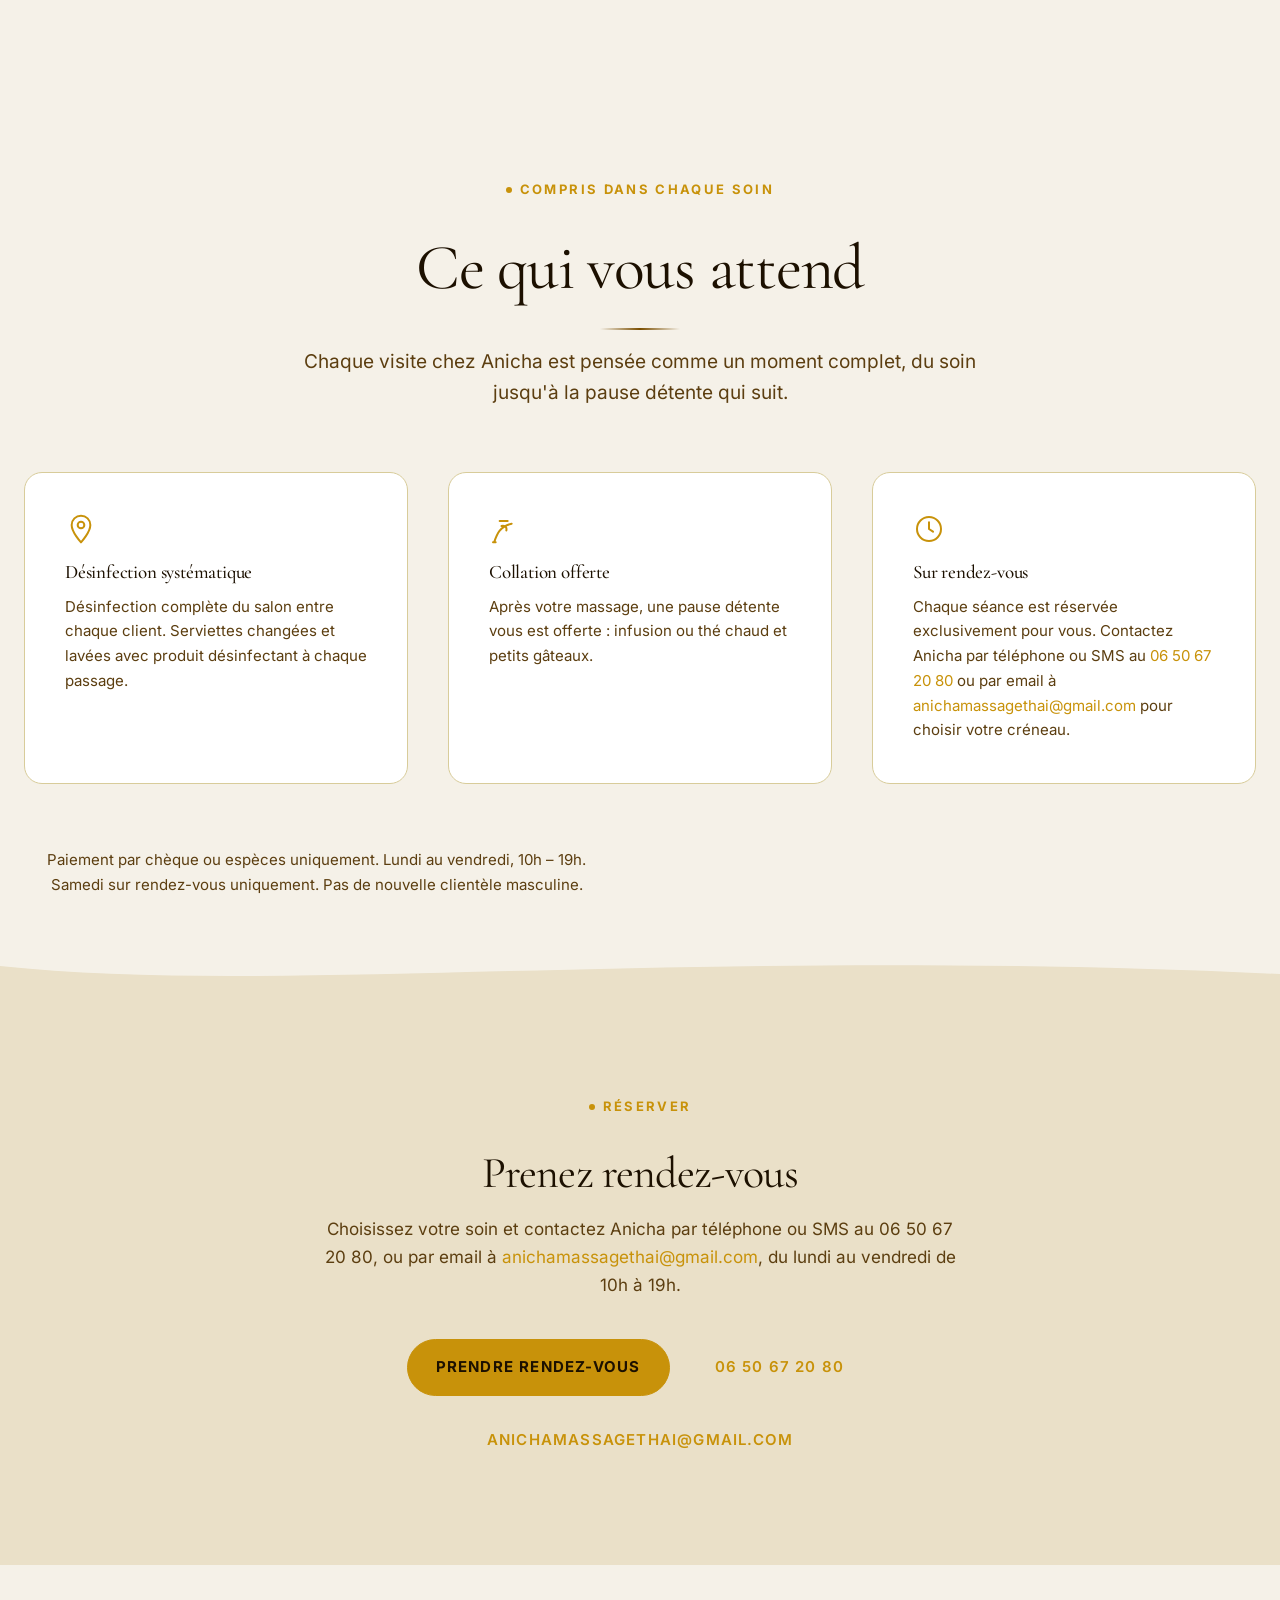
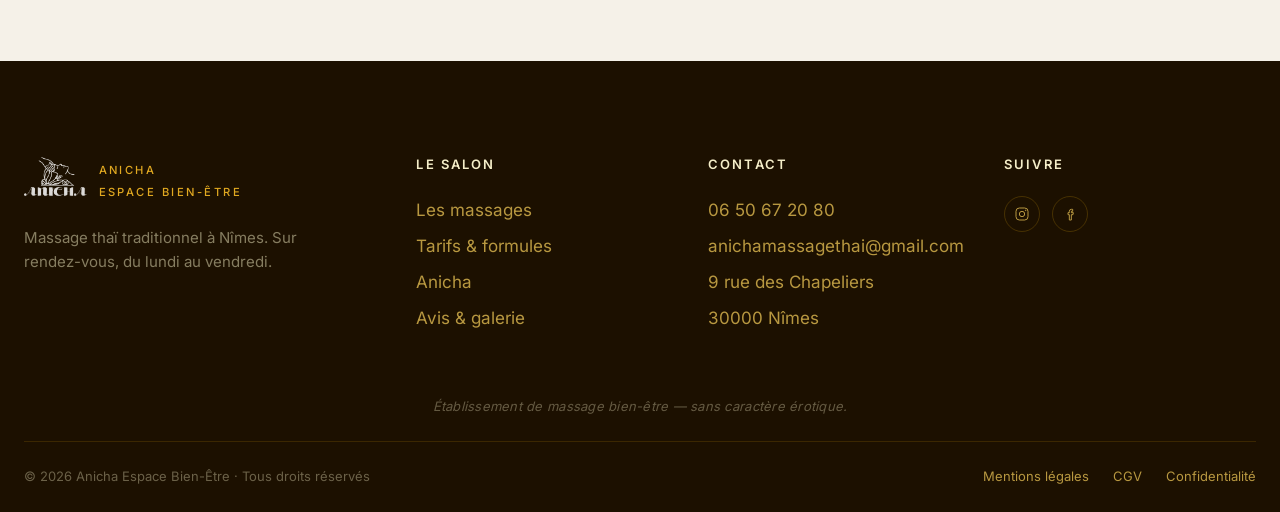
<file: tarifs.html>
<!DOCTYPE html>
<html lang="fr">
<head>
  <meta charset="UTF-8" />
  <meta name="viewport" content="width=device-width, initial-scale=1" />
  <title>Tarifs massages thaï Nîmes – Soins dès 35 € | Anicha Espace Bien-Être</title>
  <meta name="description" content="Tarifs des massages thaï à Nîmes. Soins à la carte dès 35 €, formules multi-soins de 45 € à 145 €. Pas de nouvelle clientèle masculine. Paiement chèque ou espèces." />
  <link rel="stylesheet" href="css/style.css" />
  <link rel="icon" type="image/x-icon" href="img/favicon.ico">
  <link rel="icon" type="image/png" sizes="32x32" href="img/favicon-32x32.png">
  <link rel="icon" type="image/png" sizes="16x16" href="img/favicon-16x16.png">
  <link rel="apple-touch-icon" sizes="180x180" href="img/apple-touch-icon.png">
  <link rel="canonical" href="https://anichamassagethai.com/tarifs.html" />
  <meta property="og:type" content="website" />
  <meta property="og:locale" content="fr_FR" />
  <meta property="og:site_name" content="Anicha Espace Bien-Être" />
  <meta property="og:url" content="https://anichamassagethai.com/tarifs.html" />
  <meta property="og:title" content="Tarifs massages thaï Nîmes – Soins dès 35 € | Anicha Espace Bien-Être" />
  <meta property="og:description" content="Tarifs des massages thaï à Nîmes. Soins à la carte dès 35 €, formules multi-soins de 45 € à 145 €. Pas de nouvelle clientèle masculine. Paiement chèque ou espèces." />
  <meta property="og:image" content="https://anichamassagethai.com/img/massage-thai-traditionnel.jpg" />
  <meta property="og:image:width" content="1200" />
  <meta property="og:image:height" content="630" />
  <meta name="twitter:card" content="summary_large_image" />
  <meta name="twitter:title" content="Tarifs massages thaï Nîmes – Soins dès 35 € | Anicha Espace Bien-Être" />
  <meta name="twitter:description" content="Tarifs des massages thaï à Nîmes. Soins à la carte dès 35 €, formules multi-soins de 45 € à 145 €. Pas de nouvelle clientèle masculine. Paiement chèque ou espèces." />
  <meta name="twitter:image" content="https://anichamassagethai.com/img/massage-thai-traditionnel.jpg" />
  <script type="application/ld+json">
  {
    "@context": "https://schema.org",
    "@type": "PriceSpecification",
    "name": "Tarifs massages thaï – Anicha Espace Bien-Être",
    "description": "Tarifs des soins à la carte et formules multi-soins",
    "url": "https://anichamassagethai.com/tarifs.html",
    "provider": {
      "@type": "LocalBusiness",
      "name": "Anicha Espace Bien-Être",
      "telephone": "+33650672080",
      "address": {
        "@type": "PostalAddress",
        "streetAddress": "9 rue des Chapeliers",
        "addressLocality": "Nîmes",
        "postalCode": "30000",
        "addressCountry": "FR"
      }
    }
  }
  </script>
</head>
<body>
  <a href="#main" class="skip-link">Aller au contenu</a>

  <header class="site-header">
    <div class="container site-header__inner">
      <a href="index.html" class="logo" aria-label="Anicha – Accueil">
        <picture>
          <source srcset="img/logo.avif" type="image/avif">
          <img src="img/logo.png" alt="" class="logo__img" aria-hidden="true" width="100" height="70">
        </picture>
        <span class="logo__text">
          <span class="logo__name">ANICHA</span>
          <span class="logo__tagline">Espace bien-être</span>
          <span class="logo__sub">Massage thaï traditionnel</span>
        </span>
      </a>
    </div>
  </header>
  <nav class="nav" aria-label="Navigation principale">
        <ul class="nav__list" id="primary-menu">
          <li><a href="index.html" class="nav__link">Accueil</a></li>
          <li><a href="massages.html" class="nav__link">Massages</a></li>
          <li><a href="tarifs.html" class="nav__link" aria-current="page">Tarifs</a></li>
          <li><a href="a-propos.html" class="nav__link">À propos</a></li>
          <li><a href="avis-galerie.html" class="nav__link">Avis</a></li>
          <li><a href="contact.html" class="nav__link">Contact</a></li>
        </ul>
        <div class="nav__cta"><a href="contact.html" class="btn btn--primary btn--small">Réserver</a></div>
      </nav>
      <button class="menu-toggle" type="button" aria-controls="primary-menu" aria-expanded="false" aria-label="Ouvrir le menu">
        <span class="menu-toggle__bar"></span>
      </button>

  <main id="main">

    <section class="page-hero">

      <div class="page-hero__bg" aria-hidden="true">
        <video autoplay loop muted playsinline preload="metadata"
          poster="https://images.unsplash.com/photo-1600334129128-685c5582fd35?auto=format&fit=crop&w=1920&q=80">
          <source src="img/hero-massage.mp4" type="video/mp4">
        </video>
      </div>
      <div class="page-hero__overlay" aria-hidden="true"></div>
      <div class="container">
        <span class="eyebrow">Tarifs</span>
        <h1>Des soins accessibles,<br><em>sans compromis sur la qualité</em></h1>
        <p>Soins individuels ou formules combinées, de 30 minutes à 2h30 — chaque durée est pensée pour une détente complète. Paiement par chèque ou espèces uniquement.</p>
      </div>
    </section>

    <!-- TARIFS -->
    <section class="section" aria-labelledby="tarifs-title">
      <div class="container">
        <header class="section-header">
          <span class="eyebrow">Tous les tarifs</span>
          <h2 id="tarifs-title">Soins &amp; formules</h2>
          <p class="lead">Paiement par chèque ou espèces uniquement. Lundi au vendredi, 10h – 19h. Samedi sur rendez-vous uniquement. Pas de nouvelle clientèle masculine.</p>
        </header>

        <!-- Soins à la carte -->
        <h3 class="tarifs-subheading">
          <span class="eyebrow">Soins à la carte</span>
        </h3>
        <div class="tarifs-table">
          <div class="tarifs-row tarifs-row--header">
            <span>Soin</span>
            <span>Durée</span>
            <span>Tarif</span>
          </div>
          <div class="tarifs-row">
            <div class="tarifs-row__name">
              <strong>Massage thaï traditionnel</strong>
              <span>Nuad Thai – pressions, étirements, acupression</span>
            </div>
            <span class="tarifs-row__duration">1 h&nbsp;/&nbsp;1 h 30&nbsp;/&nbsp;2 h</span>
            <span class="tarifs-row__price">60&nbsp;/&nbsp;80&nbsp;/&nbsp;100 €</span>
          </div>
          <div class="tarifs-row">
            <div class="tarifs-row__name">
              <strong>Massage thaï aux huiles chaudes</strong>
              <span>Nuad Nam Man Ron – glissement profond, chaleur pénétrante des huiles</span>
            </div>
            <span class="tarifs-row__duration">1 h&nbsp;/&nbsp;1 h 30&nbsp;/&nbsp;2 h</span>
            <span class="tarifs-row__price">60&nbsp;/&nbsp;80&nbsp;/&nbsp;100 €</span>
          </div>
          <div class="tarifs-row">
            <div class="tarifs-row__name">
              <strong>Massage thaï aux huiles essentielles</strong>
              <span>Nuad Nam Man Hom Ra Hoey – massage aromatique associé aux gestes thaï</span>
            </div>
            <span class="tarifs-row__duration">1 h&nbsp;/&nbsp;1 h 30&nbsp;/&nbsp;2 h</span>
            <span class="tarifs-row__price">60&nbsp;/&nbsp;80&nbsp;/&nbsp;100 €</span>
          </div>
          <div class="tarifs-row">
            <div class="tarifs-row__name">
              <strong>Massage thaï aux pierres chaudes</strong>
              <span>Nuad Hin Ron – pierres volcaniques chaudes, relâchement profond</span>
            </div>
            <span class="tarifs-row__duration">1 h&nbsp;/&nbsp;1 h 30&nbsp;/&nbsp;2 h</span>
            <span class="tarifs-row__price">70&nbsp;/&nbsp;90&nbsp;/&nbsp;110 €</span>
          </div>
          <div class="tarifs-row">
            <div class="tarifs-row__name">
              <strong>Massage aromatique de bien-être</strong>
              <span>Nuad Phon Klai — idéal pour les seniors – huile tiède parfumée, détente du corps et de l'esprit</span>
            </div>
            <span class="tarifs-row__duration">1 h&nbsp;/&nbsp;1 h 30</span>
            <span class="tarifs-row__price">55&nbsp;/&nbsp;75 €</span>
          </div>
          <div class="tarifs-row">
            <div class="tarifs-row__name">
              <strong>Massage du visage d'inspiration thaïlandaise</strong>
              <span>Nuad Na – pressions légères et mouvements lissants, rituel beauté</span>
            </div>
            <span class="tarifs-row__duration">30 min&nbsp;/&nbsp;40 min&nbsp;/&nbsp;50 min</span>
            <span class="tarifs-row__price">35&nbsp;/&nbsp;45&nbsp;/&nbsp;55 €</span>
          </div>
          <div class="tarifs-row">
            <div class="tarifs-row__name">
              <strong>Massage des pieds aux pierres chaudes</strong>
              <span>Nuad Tao Hin Ron – pieds enveloppés dans la chaleur des pierres volcaniques</span>
            </div>
            <span class="tarifs-row__duration">50 min&nbsp;/&nbsp;1 h</span>
            <span class="tarifs-row__price">55&nbsp;/&nbsp;65 €</span>
          </div>
          <div class="tarifs-row">
            <div class="tarifs-row__name">
              <strong>Massage des pieds — réflexologie plantaire</strong>
              <span>Nuad Tao Kod Jud – pressions douces et mouvements circulaires sur les points réflexes</span>
            </div>
            <span class="tarifs-row__duration">1 h&nbsp;/&nbsp;1 h 30</span>
            <span class="tarifs-row__price">55&nbsp;/&nbsp;75 €</span>
          </div>
        </div>

        <!-- Formules -->
        <h3 class="tarifs-subheading" style="margin-top: var(--space-2xl);">
          <span class="eyebrow">Les formules</span>
        </h3>
        <div class="tarifs-table">
          <div class="tarifs-row tarifs-row--header">
            <span>Formule</span>
            <span>Durée</span>
            <span>Tarif</span>
          </div>
          <div class="tarifs-row">
            <div class="tarifs-row__name">
              <strong>Thaï Découverte</strong>
              <span>Dos, pieds ou épaules au choix — idéal pour une première fois</span>
            </div>
            <span class="tarifs-row__duration">40 min&nbsp;/&nbsp;50 min</span>
            <span class="tarifs-row__price">45&nbsp;/&nbsp;55 €</span>
          </div>
          <div class="tarifs-row">
            <div class="tarifs-row__name">
              <strong>Thaï Orchidée</strong>
              <span>1 h massage global + 30 min réflexologie plantaire &amp; crânien</span>
            </div>
            <span class="tarifs-row__duration">1 h 30</span>
            <span class="tarifs-row__price">80 €</span>
          </div>
          <div class="tarifs-row tarifs-row--featured">
            <div class="tarifs-row__name">
              <strong>Thaï Jasmin <span class="soin-carte-badge">Le plus choisi</span></strong>
              <span>1 h thaï traditionnel + 1 h aux huiles + massage crânien</span>
            </div>
            <span class="tarifs-row__duration">2 h</span>
            <span class="tarifs-row__price">115 €</span>
          </div>
          <div class="tarifs-row">
            <div class="tarifs-row__name">
              <strong>Thaï Lilawadee</strong>
              <span>1 h 30 massage au choix + 30 min réflexologie + massage crânien</span>
            </div>
            <span class="tarifs-row__duration">2 h</span>
            <span class="tarifs-row__price">115 €</span>
          </div>
          <div class="tarifs-row">
            <div class="tarifs-row__name">
              <strong>Thaï Lotus</strong>
              <span>1 h thaï traditionnel + 1 h aux huiles + 30 min réflexologie + massage crânien</span>
            </div>
            <span class="tarifs-row__duration">2 h 30</span>
            <span class="tarifs-row__price">145 €</span>
          </div>
        </div>

        <p class="tarifs-disclaimer">Massages détente uniquement — la pression est toujours adaptée à votre confort. Pas de nouvelle clientèle masculine.</p>
      </div>
    </section>

    <!-- INCLUS DANS CHAQUE SOIN -->
    <section class="section" aria-labelledby="services-title">
      <div class="container">
        <header class="section-header">
          <span class="eyebrow">Compris dans chaque soin</span>
          <h2 id="services-title">Ce qui vous attend</h2>
          <p class="lead">Chaque visite chez Anicha est pensée comme un moment complet, du soin jusqu'à la pause détente qui suit.</p>
        </header>
        <div class="services-grid">
          <div class="service-item">
            <svg viewBox="0 0 24 24" fill="none" stroke="currentColor" stroke-width="1.5" aria-hidden="true"><path d="M12 22s7-7.5 7-13a7 7 0 1 0-14 0c0 5.5 7 13 7 13Z" stroke-linejoin="round"/><circle cx="12" cy="9" r="2.5"/></svg>
            <h3>Désinfection systématique</h3>
            <p>Désinfection complète du salon entre chaque client. Serviettes changées et lavées avec produit désinfectant à chaque passage.</p>
          </div>
          <div class="service-item">
            <svg viewBox="0 0 24 24" fill="none" stroke="currentColor" stroke-width="1.5" aria-hidden="true"><path d="M17 8C8 10 5.9 16.17 3.82 22M9.42 9.8c.37-.13.75-.2 1.08-.2 1.96 0 3 1.55 2.5 3.5M5 22H3M14 6H8" stroke-linecap="round" stroke-linejoin="round"/></svg>
            <h3>Collation offerte</h3>
            <p>Après votre massage, une pause détente vous est offerte : infusion ou thé chaud et petits gâteaux.</p>
          </div>
          <div class="service-item">
            <svg viewBox="0 0 24 24" fill="none" stroke="currentColor" stroke-width="1.5" aria-hidden="true"><circle cx="12" cy="12" r="9"/><path d="M12 7v5l3 2" stroke-linecap="round" stroke-linejoin="round"/></svg>
            <h3>Sur rendez-vous</h3>
            <p>Chaque séance est réservée exclusivement pour vous. Contactez Anicha par téléphone ou SMS au <a href="tel:+33650672080">06 50 67 20 80</a> ou par email à <a href="mailto:anichamassagethai@gmail.com">anichamassagethai@gmail.com</a> pour choisir votre créneau.</p>
          </div>
        </div>
        <p class="tarifs-note">Paiement par chèque ou espèces uniquement. Lundi au vendredi, 10h – 19h. Samedi sur rendez-vous uniquement. Pas de nouvelle clientèle masculine.</p>
      </div>
    </section>

    <!-- CTA RDV -->
    <section class="section section--alt" aria-labelledby="cta-rdv-title">
      <div class="container cta-centered">
        <span class="eyebrow">Réserver</span>
        <h2 id="cta-rdv-title">Prenez rendez-vous</h2>
        <p>Choisissez votre soin et contactez Anicha par téléphone ou SMS au 06 50 67 20 80, ou par email à <a href="mailto:anichamassagethai@gmail.com">anichamassagethai@gmail.com</a>, du lundi au vendredi de 10h à 19h.</p>
        <div class="cta-centered__actions">
          <a href="contact.html" class="btn btn--primary">Prendre rendez-vous</a>
          <a href="tel:+33650672080" class="btn btn--outline">06 50 67 20 80</a>
          <a href="mailto:anichamassagethai@gmail.com" class="btn btn--outline">anichamassagethai@gmail.com</a>
        </div>
      </div>
    </section>

  </main>

  <footer class="site-footer">
    <div class="container">
      <div class="site-footer__grid">
        <div class="site-footer__brand">
          <a href="index.html" class="site-footer__logo">
            <picture>
              <source srcset="img/logo.avif" type="image/avif">
              <img src="img/logo.png" alt="" class="logo__img" aria-hidden="true" width="63" height="44">
            </picture>
            <span class="site-footer__logo-text">
              ANICHA<span>Espace bien-être</span>
            </span>
          </a>
          <p>Massage thaï traditionnel à Nîmes. Sur rendez-vous, du lundi au vendredi.</p>
        </div>
        <div>
          <h4>Le salon</h4>
          <ul>
            <li><a href="massages.html">Les massages</a></li>
            <li><a href="tarifs.html">Tarifs &amp; formules</a></li>
            <li><a href="a-propos.html">Anicha</a></li>
            <li><a href="avis-galerie.html">Avis &amp; galerie</a></li>
          </ul>
        </div>
        <div>
          <h4>Contact</h4>
          <ul>
            <li><a href="tel:+33650672080">06 50 67 20 80</a></li>
            <li><a href="mailto:anichamassagethai@gmail.com">anichamassagethai@gmail.com</a></li>
            <li>9 rue des Chapeliers</li>
            <li>30000 Nîmes</li>
          </ul>
        </div>
        <div>
          <h4>Suivre</h4>
          <div class="socials">
            <a href="https://www.instagram.com/anicha.massage.thai/" aria-label="Instagram" target="_blank" rel="noopener"><svg viewBox="0 0 24 24" fill="none" stroke="currentColor" stroke-width="1.5"><rect x="3" y="3" width="18" height="18" rx="5"/><circle cx="12" cy="12" r="4"/><circle cx="17.5" cy="6.5" r="0.5" fill="currentColor"/></svg></a>
            <a href="https://www.facebook.com/profile.php?id=100057337184093" aria-label="Facebook" target="_blank" rel="noopener"><svg viewBox="0 0 24 24" fill="none" stroke="currentColor" stroke-width="1.5"><path d="M14 8h2V5h-2a3 3 0 0 0-3 3v2H9v3h2v8h3v-8h2.5l.5-3H14V8.5c0-.3.2-.5.5-.5H14Z" stroke-linejoin="round"/></svg></a>
          </div>
        </div>
      </div>
            <p class="site-footer__notice">Établissement de massage bien-être — sans caractère érotique.</p>
      <div class="site-footer__bottom">
        <span>© <span data-current-year>2026</span> Anicha Espace Bien-Être · Tous droits réservés</span>
        <div class="site-footer__bottom-links">
          <a href="mentions-legales.html">Mentions légales</a>
          <a href="mentions-legales.html#cgv">CGV</a>
          <a href="mentions-legales.html#confidentialite">Confidentialité</a>
        </div>
      </div>
    </div>
  </footer>

  <!-- FAB mobile -->
  <div class="fab-stack">
    <a href="https://wa.me/33650672080?text=Bonjour%20Anicha%2C%20j%27aimerais%20prendre%20rendez-vous" class="fab-whatsapp" aria-label="Contacter Anicha sur WhatsApp" target="_blank" rel="noopener">
      <svg viewBox="0 0 32 32" fill="currentColor" aria-hidden="true">
        <path d="M16.001 3C9.374 3 4 8.373 4 14.999c0 2.515.776 4.85 2.099 6.787L4 29l7.388-2.05a11.97 11.97 0 0 0 4.613.927h.005c6.626 0 11.999-5.373 11.999-12C28.005 8.373 22.628 3 16.001 3Zm0 21.812c-1.48 0-2.93-.388-4.205-1.117l-.302-.18-4.382 1.218 1.187-4.276-.196-.31a9.84 9.84 0 0 1-1.521-5.255c0-5.448 4.434-9.881 9.882-9.881 5.448 0 9.881 4.433 9.881 9.881 0 5.449-4.433 9.92-9.344 9.92Zm5.43-7.41c-.299-.149-1.764-.871-2.038-.97-.273-.099-.472-.149-.671.149-.198.297-.769.97-.943 1.169-.174.198-.347.223-.646.075-.298-.15-1.258-.464-2.394-1.476-.886-.79-1.483-1.766-1.658-2.064-.174-.297-.018-.458.131-.606.135-.134.298-.348.447-.521.149-.174.198-.298.297-.497.099-.198.05-.372-.025-.521-.074-.149-.671-1.617-.92-2.213-.242-.582-.488-.503-.671-.512l-.572-.01a1.097 1.097 0 0 0-.795.372c-.273.298-1.043 1.018-1.043 2.482 0 1.464 1.067 2.879 1.215 3.077.149.198 2.099 3.205 5.085 4.493.711.307 1.265.49 1.697.628.713.226 1.362.194 1.875.118.572-.085 1.764-.721 2.013-1.418.249-.696.249-1.293.174-1.418-.075-.124-.273-.198-.572-.347Z"/>
      </svg>
    </a>
    <a href="contact.html" class="fab-reserve" aria-label="Prendre rendez-vous">
      <svg viewBox="0 0 24 24" fill="none" stroke="currentColor" stroke-width="2" aria-hidden="true">
        <rect x="3" y="4" width="18" height="18" rx="2"/><path d="M16 2v4M8 2v4M3 10h18" stroke-linecap="round" stroke-linejoin="round"/>
      </svg>
      Réserver
    </a>
  </div>

  <script src="js/main.js" defer></script>
</body>
</html>
</file>
<file: css/style.css>
/* ===========================================================
   ANICHA ESPACE BIEN-ÊTRE
   Feuille de styles — "Clair, Moderne & Contrasté"
   Organisation :
     1.  Tokens
     2.  Reset & base
     3.  Typographie
     4.  Layout
     5.  Boutons
     6.  Header & navigation
     7.  Hero
     8.  Réassurance
     9.  Cartes (soins, formules, témoignages)
     10. Philosophie
     11. Contact rapide
     12. Footer
     13. Pages secondaires
     14. Utilitaires & responsive
     15. Formulaire & FAB WhatsApp
   =========================================================== */

/* ============================================================
   1. TOKENS
   ============================================================ */
:root {
  /* Palette Or temple thaï — safran, teck, ébène */
  --color-bg:           #F5F1E8;   /* crème safranée — soie du temple */
  --color-bg-alt:       #EAE0C8;   /* safran pâle — lin doré */
  --color-bg-surface:   #DDD4B0;   /* surface ocre dorée */
  --color-bg-card:      #FFFFFF;   /* cartes blanches */
  --color-bg-dark:      #1C1000;   /* ébène de teck — nuit du temple */

  --color-primary:      #C8920A;   /* or de temple — boutons, prix, soulignements */
  --color-primary-dark: #9A6E00;   /* or profond — hover */
  --color-primary-light:#E0A820;   /* or lumineux — hero, reflets */

  --color-secondary:    #7A4E00;   /* teck brun — structure */
  --color-accent:       #A06A10;   /* ambre doré — détails décoratifs */

  --color-text:         #1C1000;   /* ébène — texte principal */
  --color-muted:        #5C3E10;   /* teck moyen lisible */
  --color-border:       #D8CC9A;   /* safran bordure */
  --color-border-mid:   #C4B878;   /* safran bordure marquée */
  --color-white:        #FFFFFF;

  /* Typographie */
  --font-serif: 'Cormorant Garamond', 'Playfair Display', Georgia, serif;
  --font-sans:  'Inter', -apple-system, BlinkMacSystemFont, 'Segoe UI', sans-serif;

  /* Tailles fluides */
  --fs-xs:   0.8125rem;
  --fs-sm:   0.9375rem;
  --fs-base: 1.0625rem;
  --fs-md:   1.1875rem;
  --fs-lg:   clamp(1.25rem, 1.5vw + 0.8rem, 1.75rem);
  --fs-xl:   clamp(1.75rem, 2.5vw + 0.8rem, 2.75rem);
  --fs-2xl:  clamp(2.25rem, 4vw + 0.8rem, 4rem);
  --fs-hero: clamp(2.75rem, 6vw + 1rem, 5.5rem);

  /* Espacements */
  --space-3xs: 0.25rem;
  --space-2xs: 0.5rem;
  --space-xs:  0.75rem;
  --space-sm:  1rem;
  --space-md:  1.5rem;
  --space-lg:  2.5rem;
  --space-xl:  4rem;
  --space-2xl: 6rem;
  --space-3xl: 8rem;

  /* Layout */
  --max-width:      1280px;
  --max-width-text: 720px;
  --header-height:  80px;
  --radius-sm:  4px;
  --radius:     10px;
  --radius-lg:  18px;
  --radius-full: 9999px;

  /* Effets */
  --shadow-sm:   0 1px 4px rgba(28,16,0,.07);
  --shadow:      0 8px 32px rgba(28,16,0,.11);
  --shadow-lg:   0 24px 72px rgba(28,16,0,.18);
  --shadow-gold: 0 0 0 2px rgba(200,146,10,.30), 0 8px 40px rgba(28,16,0,.15);

  --transition:      200ms ease;
  --transition-slow: 400ms ease;
}

/* ============================================================
   2. RESET & BASE
   ============================================================ */
*, *::before, *::after { box-sizing: border-box; }
* { margin: 0; padding: 0; }

html {
  scroll-behavior: smooth;
  scroll-padding-top: var(--header-height);
  overflow-x: hidden; /* Empêche Chrome Android d'élargir le viewport au-delà de l'écran */
}

/* Garantit qu'aucun élément ne dépasse la largeur de l'écran */
body {
  max-width: 100vw;
}

body {
  font-family: var(--font-sans);
  font-size: var(--fs-base);
  line-height: 1.65;
  color: var(--color-text);
  background-color: var(--color-bg);
  -webkit-font-smoothing: antialiased;
  -moz-osx-font-smoothing: grayscale;
  text-rendering: optimizeLegibility;
  overflow-x: hidden;
}

img, picture, video, canvas { display: block; max-width: 100%; height: auto; }
svg { display: block; overflow: visible; }
input, button, textarea, select { font: inherit; color: inherit; }

a {
  color: var(--color-primary);
  text-decoration: none;
  transition: color var(--transition);
}
a:hover { color: var(--color-primary-dark); }

ul, ol { list-style: none; }
button { background: none; border: 0; cursor: pointer; }

::selection { background-color: var(--color-primary); color: var(--color-white); }

:focus-visible {
  outline: 2px solid var(--color-primary);
  outline-offset: 3px;
  border-radius: var(--radius-sm);
}

/* ============================================================
   3. TYPOGRAPHIE
   ============================================================ */
h1, h2, h3, h4 {
  font-family: var(--font-serif);
  font-weight: 500;
  line-height: 1.12;
  color: var(--color-text);
  letter-spacing: -0.01em;
}

h1 { font-size: var(--fs-hero);  font-weight: 400; }
h2 { font-size: var(--fs-2xl);   font-weight: 400; }
h3 { font-size: var(--fs-xl);    font-weight: 500; }
h4 { font-size: var(--fs-lg);    font-weight: 600; font-family: var(--font-sans); letter-spacing: 0.04em; }

p { max-width: 65ch; }

/* Eyebrow — trait or + texte */
.eyebrow {
  display: inline-flex;
  align-items: center;
  gap: 0.6em;
  font-family: var(--font-sans);
  font-size: var(--fs-xs);
  font-weight: 700;
  letter-spacing: 0.18em;
  text-transform: uppercase;
  color: var(--color-primary);
  margin-bottom: var(--space-sm);
}
.eyebrow::before {
  content: "";
  display: inline-block;
  width: 6px;
  height: 6px;
  border-radius: 50%;
  background-color: var(--color-primary);
  flex-shrink: 0;
}

.lead {
  font-size: var(--fs-md);
  color: var(--color-muted);
  max-width: 60ch;
}

/* ============================================================
   4. LAYOUT
   ============================================================ */
.container {
  width: 100%;
  max-width: var(--max-width);
  margin: 0 auto;
  padding-left: var(--space-md);
  padding-right: var(--space-md);
}

.section        { padding: var(--space-2xl) 0; }
.section--tight { padding: var(--space-xl) 0; }
.section--alt   { background-color: var(--color-bg-alt); }
.section--dark  {
  background-color: var(--color-bg-dark);
  color: #EDE0CC;
}
.section--dark h2   { color: #F5EEC8; }
.section--dark .lead { color: #8AA89A; }

.section-header {
  text-align: center;
  margin-bottom: var(--space-xl);
  display: flex;
  flex-direction: column;
  align-items: center;
  gap: var(--space-sm);
}
.section-header .eyebrow { justify-content: center; }
.section-header p { margin: 0 auto; }

/* ============================================================
   5. BOUTONS
   ============================================================ */
.btn {
  display: inline-flex;
  align-items: center;
  justify-content: center;
  gap: var(--space-2xs);
  padding: 0.95rem 1.75rem;
  font-family: var(--font-sans);
  font-size: var(--fs-sm);
  font-weight: 600;
  letter-spacing: 0.08em;
  text-transform: uppercase;
  text-decoration: none;
  border: 1.5px solid transparent;
  border-radius: var(--radius-full);
  cursor: pointer;
  transition: background-color var(--transition), color var(--transition),
              border-color var(--transition), transform var(--transition),
              box-shadow var(--transition);
  white-space: nowrap;
}

/* Primaire : or teck + texte jade sombre */
.btn--primary {
  background-color: var(--color-primary);
  color: var(--color-bg-dark);
  border-color: var(--color-primary);
  font-weight: 700;
}
.btn--primary:hover {
  background-color: var(--color-primary-dark);
  border-color: var(--color-primary-dark);
  color: var(--color-white);
  transform: translateY(-2px);
  box-shadow: 0 8px 28px rgba(200,146,10,.42);
}

/* Ghost sur fond clair : bordure sombre, texte sombre */
.btn--ghost {
  background-color: transparent;
  color: var(--color-text);
  border-color: var(--color-text);
}
.btn--ghost:hover {
  background-color: var(--color-text);
  color: var(--color-bg);
  transform: translateY(-1px);
}

/* Ghost clair (hero photo) */
.btn--ghost-light {
  background-color: transparent;
  color: var(--color-white);
  border-color: rgba(255,255,255,.65);
}
.btn--ghost-light:hover {
  background-color: var(--color-white);
  color: var(--color-text);
}

.btn--small { padding: 0.7rem 1.25rem; font-size: var(--fs-xs); }

/* ============================================================
   6. HEADER & NAVIGATION
   ============================================================ */
.site-header {
  position: sticky;
  top: 0;
  z-index: 100;
  background-color: rgba(247,243,234,.96);
  backdrop-filter: saturate(160%) blur(12px);
  -webkit-backdrop-filter: saturate(160%) blur(12px);
  border-bottom: 1px solid var(--color-border);
  transition: box-shadow var(--transition), border-color var(--transition);
}
.site-header.is-scrolled {
  box-shadow: 0 4px 32px rgba(28,16,0,.10);
  border-bottom-color: var(--color-border-mid);
}

.site-header__inner {
  display: flex;
  align-items: center;
  justify-content: space-between;
  height: var(--header-height);
  gap: var(--space-md);
}

.logo {
  display: flex;
  flex-direction: row;
  align-items: center;
  gap: var(--space-xs);
  text-decoration: none;
  color: var(--color-text);
  line-height: 1;
}
.logo__img {
  height: 70px;
  width: auto;
  flex-shrink: 0;
  display: block;
}
.logo__text {
  display: flex;
  flex-direction: column;
  align-items: flex-start;
  line-height: 1.1;
}
.logo__name {
  font-family: var(--font-serif);
  font-size: 1.75rem;
  font-weight: 500;
  letter-spacing: 0.18em;
  color: var(--color-text);
}
.logo__tagline {
  font-size: 0.72rem;
  font-weight: 600;
  letter-spacing: 0.22em;
  text-transform: uppercase;
  color: #4A4035;
  margin-top: 4px;
}
/* Sous-titre "Massage thaï traditionnel" */
.logo__sub {
  font-family: var(--font-serif);
  font-size: 1rem;
  font-style: italic;
  font-weight: 500;
  color: #4A4035;
  margin-top: 1px;
  letter-spacing: 0.04em;
}

/* Mobile : on réduit un peu pour que ça reste lisible */
@media (max-width: 768px) {
  .logo__img      { height: 52px; }
  .logo__name     { font-size: 1.35rem; }
  .logo__tagline  { font-size: 0.62rem; letter-spacing: 0.18em; }
  .logo__sub      { font-size: 0.88rem; }
}

/* Nav est maintenant un sibling du header dans le DOM (hors <header>).
   On le repositionne en fixed pour qu'il apparaisse visuellement dans la bande header. */
.nav {
  display: flex;
  align-items: center;
  gap: var(--space-md);
  position: fixed;
  top: 0;
  right: max(var(--space-md), calc((100vw - var(--max-width)) / 2 + var(--space-md)));
  height: var(--header-height);
  z-index: 101;
}
.nav__list { display: flex; align-items: center; gap: var(--space-md); }

.nav__link {
  font-size: var(--fs-sm);
  font-weight: 500;
  color: var(--color-muted);
  letter-spacing: 0.03em;
  position: relative;
  padding: var(--space-2xs) 0;
  transition: color var(--transition);
}
.nav__link:hover { color: var(--color-text); }
.nav__link::after {
  content: "";
  position: absolute;
  left: 0; bottom: -4px;
  width: 0; height: 1.5px;
  background-color: var(--color-primary);
  transition: width var(--transition);
}
.nav__link:hover::after,
.nav__link[aria-current="page"]::after { width: 100%; }
.nav__link[aria-current="page"] { color: var(--color-text); }

.nav__cta { display: inline-flex; align-items: center; }

/* Burger — caché sur desktop, fixed en haut à droite sur mobile */
.menu-toggle {
  display: none;
  position: fixed;
  top: 0;
  right: var(--space-md);
  width: 48px;
  height: var(--header-height);
  align-items: center; justify-content: center;
  z-index: 999;
  background: transparent;
  border: none;
  padding: 0;
  cursor: pointer;
  touch-action: manipulation;
  -webkit-tap-highlight-color: transparent;
  user-select: none;
  -webkit-user-select: none;
}
.menu-toggle__bar {
  display: block;
  width: 26px; height: 1.5px;
  background-color: var(--color-text);
  position: relative;
  transition: background-color 200ms;
}
.menu-toggle__bar::before,
.menu-toggle__bar::after {
  content: "";
  position: absolute;
  left: 0;
  width: 26px; height: 1.5px;
  background-color: var(--color-text);
  transition: transform 250ms;
}
.menu-toggle__bar::before { top: -8px; }
.menu-toggle__bar::after  { top:  8px; }
.menu-toggle[aria-expanded="true"] .menu-toggle__bar { background: transparent; }
.menu-toggle[aria-expanded="true"] .menu-toggle__bar::before { transform: translateY(8px) rotate(45deg); }
.menu-toggle[aria-expanded="true"] .menu-toggle__bar::after  { transform: translateY(-8px) rotate(-45deg); }

/* ============================================================
   7. HERO
   ============================================================ */
.hero {
  position: relative;
  min-height: clamp(600px, 90vh, 900px);
  display: grid;
  align-items: center;
  overflow: hidden;
  isolation: isolate;
}

/* Extra height pour la course du parallax */
.hero__bg {
  position: absolute;
  top: -25%;
  left: 0; right: 0;
  bottom: -25%;
  z-index: -2;
  overflow: hidden;
  will-change: transform;
  /* Fallback si la vidéo ne charge pas */
  background: url('https://images.unsplash.com/photo-1600334129128-685c5582fd35?auto=format&fit=crop&w=1920&q=80') center/cover no-repeat;
}
.hero__video {
  width: 100%;
  height: 100%;
  object-fit: cover;
  object-position: center;
  display: block;
  position: absolute;
  top: 0; left: 0;
}

/* Reduced motion : pause vidéo */
/* Ken Burns vidéo : très doux, on le garde même en reduce-motion */

.hero__overlay {
  position: absolute; inset: 0; z-index: -1;
  background: linear-gradient(
    105deg,
    rgba(28,16,0,.45) 0%,
    rgba(28,16,0,.28) 50%,
    rgba(28,16,0,.05) 100%
  );
}

/* Liseré vertical or — signature graphique */
.hero__decor {
  position: absolute;
  left: 0; top: 0; bottom: 0;
  width: 3px;
  background: linear-gradient(
    to bottom,
    transparent 0%,
    var(--color-primary-light) 25%,
    var(--color-primary-light) 75%,
    transparent 100%
  );
  opacity: 0.7;
  z-index: 1;
}

.hero__inner {
  max-width: 800px;
  color: var(--color-white);
  padding: var(--space-2xl) 0;
  position: relative;
  z-index: 2;
}

.hero h1 { color: var(--color-white); margin-bottom: var(--space-md); }
.hero h1 em { font-style: italic; color: var(--color-primary-light); }
.hero__subtitle {
  color: rgba(255,255,255,.8);
  font-size: var(--fs-md);
  margin-bottom: var(--space-lg);
  max-width: 56ch;
}
.hero__actions { display: flex; flex-wrap: wrap; gap: var(--space-sm); }
.hero .eyebrow { color: var(--color-primary-light); margin-bottom: var(--space-md); }
.hero .eyebrow::before { background-color: var(--color-primary-light); }

/* ============================================================
   8. RÉASSURANCE
   ============================================================ */
.reassurance {
  background-color: var(--color-bg-alt);
  padding: var(--space-xl) 0;
  border-bottom: 1px solid var(--color-border);
}
.reassurance__grid {
  display: grid;
  grid-template-columns: repeat(auto-fit, minmax(180px, 1fr));
  gap: var(--space-lg);
}
.reassurance__item {
  display: flex; flex-direction: column;
  align-items: flex-start; gap: var(--space-2xs);
}
.reassurance__icon {
  width: 40px; height: 40px;
  color: var(--color-primary);
  margin-bottom: var(--space-2xs);
}
.reassurance__title {
  font-family: var(--font-sans);
  font-weight: 600;
  font-size: var(--fs-md);
  color: var(--color-text);
}
.reassurance__desc { font-size: var(--fs-sm); color: var(--color-muted); margin: 0; }

/* ============================================================
   9. CARTES
   ============================================================ */
.cards-grid { display: grid; gap: var(--space-md); }
.cards-grid--soins    { grid-template-columns: repeat(auto-fit, minmax(260px, 1fr)); }
.cards-grid--formules { grid-template-columns: repeat(auto-fit, minmax(240px, 1fr)); }

/* Carte soin — tilt 3D géré par JS */
.card {
  background-color: var(--color-bg-card);
  border-radius: var(--radius-lg);
  overflow: hidden;
  display: flex;
  flex-direction: column;
  box-shadow: var(--shadow-sm);
  border: 1px solid var(--color-border);
  position: relative;
  will-change: transform;
  /* transition CSS pour le retour au repos (override par JS en live) */
  transition: box-shadow var(--transition-slow), border-color var(--transition-slow);
}
.card:hover {
  box-shadow: var(--shadow-gold);
  border-color: rgba(200,146,10,.35);
}

.card__image {
  aspect-ratio: 4 / 3;
  background-size: cover;
  background-position: center;
  background-color: var(--color-bg-surface);
  overflow: hidden;
}
/* Zoom léger sur l'image au hover de la carte */
.card:hover .card__image {
  transform: scale(1.04);
  transition: transform 600ms ease;
}

.card__body {
  padding: var(--space-md);
  display: flex; flex-direction: column;
  gap: var(--space-xs);
  flex: 1;
  position: relative;
}

/* Numéro en filigrane — touche éditoriale */
.card__number {
  position: absolute;
  top: var(--space-xs);
  right: var(--space-md);
  font-family: var(--font-serif);
  font-size: 4.5rem;
  font-weight: 400;
  line-height: 1;
  color: rgba(200,146,10,.09);
  pointer-events: none;
  user-select: none;
  transition: color var(--transition-slow);
}
.card:hover .card__number { color: rgba(200,146,10,.18); }

.card__name-thai {
  display: block;
  font-family: var(--font-serif);
  font-style: italic;
  font-size: var(--fs-sm);
  color: var(--color-primary);
  letter-spacing: 0.04em;
  margin-bottom: var(--space-xs);
}
.card__title {
  font-family: var(--font-serif);
  font-size: var(--fs-lg);
  font-weight: 500;
  color: var(--color-text);
  line-height: 1.2;
}
.card__desc { font-size: var(--fs-sm); color: var(--color-muted); flex: 1; }

/* CTA "Découvrir" en bas de chaque carte massage */
.card__cta {
  display: inline-flex;
  align-items: center;
  justify-content: center;
  gap: 0.45em;
  margin-top: var(--space-sm);
  align-self: flex-start;
  font-family: var(--font-sans);
  font-size: 0.72rem;
  font-weight: 600;
  letter-spacing: 0.10em;
  text-transform: uppercase;
  color: var(--color-primary, #C49A35);
  text-decoration: none;
  padding: 0.45em 1.1em;
  border: 1.5px solid rgba(200,146,10,.55);
  border-radius: 2em;
  background: transparent;
  transition: background 0.25s ease, color 0.25s ease, border-color 0.25s ease, box-shadow 0.25s ease;
}
.card__cta span {
  display: inline-block;
  transition: transform 0.3s cubic-bezier(0.22, 0.61, 0.36, 1);
}
.card:hover .card__cta {
  background: var(--color-primary);
  color: #fff;
  border-color: var(--color-primary);
  box-shadow: 0 4px 18px rgba(200,146,10,.30);
}
.card:hover .card__cta span { transform: translateX(3px); }
.card__meta {
  display: flex;
  justify-content: space-between;
  align-items: baseline;
  font-size: var(--fs-sm);
  color: var(--color-muted);
  border-top: 1px solid var(--color-border);
  padding-top: var(--space-sm);
  margin-top: auto;
}
.card__price { color: var(--color-primary); font-weight: 700; font-size: var(--fs-md); }

/* ============================================================
   CARROUSEL FORMULES (homepage)
   ============================================================ */
.formules-carousel {
  position: relative;
  display: grid;
  grid-template-columns: 48px 1fr 48px;
  gap: var(--space-md);
  align-items: center;
}

.formules-carousel__track {
  grid-column: 2;
  display: flex;
  gap: var(--space-md);
  overflow-x: auto;
  scroll-snap-type: x mandatory;
  scroll-behavior: smooth;
  scrollbar-width: none;        /* Firefox */
  -ms-overflow-style: none;     /* IE / Edge */
  padding: var(--space-xs) 0;   /* Pour ne pas couper les ombres */
}
.formules-carousel__track::-webkit-scrollbar { display: none; }

.formules-carousel .formule-card {
  flex: 0 0 calc((100% - 2 * var(--space-md)) / 3); /* 3 cartes visibles desktop */
  scroll-snap-align: start;
  min-width: 0;
}

/* Flèches */
.carousel-arrow {
  width: 48px; height: 48px;
  border-radius: 50%;
  background-color: var(--color-bg-card);
  border: 1px solid var(--color-border);
  color: var(--color-primary);
  display: flex; align-items: center; justify-content: center;
  cursor: pointer;
  transition: background-color var(--transition), color var(--transition),
              border-color var(--transition), transform var(--transition),
              box-shadow var(--transition);
  z-index: 2;
}
.carousel-arrow svg { width: 22px; height: 22px; }
.carousel-arrow:hover {
  background-color: var(--color-primary);
  color: var(--color-white);
  border-color: var(--color-primary);
  transform: scale(1.06);
  box-shadow: var(--shadow);
}
.carousel-arrow:disabled {
  opacity: 0.35;
  cursor: not-allowed;
  transform: none;
}
.carousel-arrow--prev { grid-column: 1; justify-self: end; }
.carousel-arrow--next { grid-column: 3; justify-self: start; }

/* Dots de pagination */
.carousel-dots {
  grid-column: 2;
  display: flex;
  gap: 10px;
  justify-content: center;
  margin-top: var(--space-md);
}
.carousel-dot {
  width: 10px; height: 10px;
  border-radius: 50%;
  background-color: var(--color-border);
  border: 0;
  padding: 0;
  cursor: pointer;
  transition: background-color var(--transition), transform var(--transition), width var(--transition);
}
.carousel-dot:hover { background-color: var(--color-secondary); }
.carousel-dot[aria-selected="true"] {
  background-color: var(--color-primary);
  width: 28px;
  border-radius: 6px;
}

/* Tablette : 2 cartes visibles + flèches plus petites */
@media (max-width: 1024px) {
  .formules-carousel { grid-template-columns: 40px 1fr 40px; gap: var(--space-sm); }
  .carousel-arrow { width: 40px; height: 40px; }
  .formules-carousel .formule-card {
    flex-basis: calc((100% - var(--space-md)) / 2);
  }
}

/* Mobile : 1 carte + flèches masquées (swipe naturel) */
@media (max-width: 640px) {
  .formules-carousel {
    grid-template-columns: 1fr;
  }
  .carousel-arrow { display: none; }
  .formules-carousel__track {
    grid-column: 1;
    padding-left: var(--space-md);
    padding-right: var(--space-md);
    margin: 0 calc(-1 * var(--space-md));
    scroll-padding-left: var(--space-md);
  }
  .formules-carousel .formule-card {
    flex-basis: 85%;
    scroll-snap-align: center;
  }
  .carousel-dots { grid-column: 1; }
}

/* Carte formule — tilt 3D géré par JS aussi */
.formule-card {
  background-color: var(--color-bg-card);
  border-radius: var(--radius-lg);
  border: 1px solid var(--color-border);
  padding: 0;
  display: flex; flex-direction: column;
  gap: var(--space-xs);
  overflow: hidden;
  will-change: transform;
  transition: box-shadow var(--transition), border-color var(--transition);
}
.formule-card:hover {
  box-shadow: var(--shadow-gold);
  border-color: rgba(200,146,10,.40);
}

/* Image en tête de carte formule (fallback dégradé doré si l'image manque) */
.formule-card__image {
  width: 100%;
  aspect-ratio: 16 / 10;
  background-size: cover;
  background-position: center;
  background-color: #E8DBC7;
  background-image: linear-gradient(135deg, #F4E9D2 0%, #DDC9A6 100%);
  margin-bottom: var(--space-sm);
}
/* Padding rétabli sur le contenu texte */
.formule-card > .formule-card__duration,
.formule-card > .formule-card__name,
.formule-card > .formule-card__list,
.formule-card > .formule-card__price {
  padding-left: var(--space-md);
  padding-right: var(--space-md);
}
.formule-card > .formule-card__duration { padding-top: 0; }
.formule-card > .formule-card__price    { padding-bottom: var(--space-md); }
.formule-card > .formule-card__cta      { padding-bottom: 0; }

/* CTA "Découvrir" en bas de chaque carte formule du carrousel */
.formule-card__cta {
  display: inline-flex;
  align-items: center;
  justify-content: center;
  gap: 0.45em;
  margin-top: auto;
  margin-left: var(--space-md);
  margin-bottom: var(--space-md);
  align-self: flex-start;
  font-family: var(--font-sans);
  font-size: 0.72rem;
  font-weight: 600;
  letter-spacing: 0.10em;
  text-transform: uppercase;
  color: var(--color-primary, #C49A35);
  text-decoration: none;
  padding: 0.45em 1.1em;
  border: 1.5px solid rgba(200,146,10,.55);
  border-radius: 2em;
  background: transparent;
  transition: background 0.25s ease, color 0.25s ease, border-color 0.25s ease, box-shadow 0.25s ease;
}
.formule-card__cta span {
  display: inline-block;
  transition: transform 0.3s cubic-bezier(0.22, 0.61, 0.36, 1);
}
.formule-card:hover .formule-card__cta {
  background: var(--color-primary);
  color: #fff;
  border-color: var(--color-primary);
  box-shadow: 0 4px 18px rgba(200,146,10,.30);
}
.formule-card:hover .formule-card__cta span { transform: translateX(3px); }

/* Featured : fond or nacré */
.formule-card--featured {
  background: linear-gradient(145deg, #FEF8E8 0%, #F9EDCC 100%);
  border-color: rgba(200,146,10,.45);
  box-shadow: 0 0 0 1px rgba(200,146,10,.20);
}
.formule-card--featured .formule-card__name  { color: var(--color-primary); }
.formule-card--featured .formule-card__list  { color: var(--color-muted); }
.formule-card--featured .formule-card__price { color: var(--color-primary); }

.formule-card__name {
  font-family: var(--font-serif);
  font-size: var(--fs-lg);
  font-weight: 500;
  color: var(--color-primary);
  letter-spacing: 0.02em;
}
.formule-card__duration {
  font-size: var(--fs-xs);
  color: var(--color-muted);
  letter-spacing: 0.1em;
  text-transform: uppercase;
  font-weight: 600;
}
.formule-card__list { font-size: var(--fs-sm); color: var(--color-muted); line-height: 1.6; }
.formule-card__price {
  font-family: var(--font-serif);
  font-size: 2.25rem;
  font-weight: 500;
  color: var(--color-primary);
  margin-top: auto;
  padding-top: var(--space-sm);
  border-top: 1px dashed var(--color-border);
}

/* Note agrégée Google */
.google-aggregate {
  display: flex;
  align-items: center;
  justify-content: center;
  gap: var(--space-lg);
  background-color: var(--color-bg-alt);
  border: 1px solid var(--color-border);
  border-radius: var(--radius-lg);
  padding: var(--space-md) var(--space-xl);
  margin-bottom: var(--space-xl);
  flex-wrap: wrap;
}
.google-aggregate__score {
  font-family: var(--font-serif);
  font-size: 3.5rem;
  font-weight: 400;
  color: var(--color-text);
  line-height: 1;
}
.google-aggregate__right {
  display: flex;
  flex-direction: column;
  gap: 4px;
}
.google-aggregate__stars {
  color: #FBBC04;
  font-size: 1.4rem;
  letter-spacing: 2px;
}
.google-aggregate__label {
  font-size: var(--fs-sm);
  color: var(--color-muted);
}
.google-aggregate__logo {
  display: flex;
  align-items: center;
  gap: 6px;
  font-family: var(--font-sans);
  font-size: var(--fs-md);
  font-weight: 600;
  color: var(--color-text);
}
.google-aggregate__rating {
  display: flex;
  flex-direction: column;
  gap: 4px;
  align-items: center;
}
.google-aggregate__count {
  font-size: var(--fs-sm);
  color: var(--color-muted);
  margin: 0;
}
.google-aggregate__score span {
  font-size: var(--fs-md);
  color: var(--color-muted);
}
.google-aggregate__cta {
  display: flex;
  gap: var(--space-sm);
  flex-wrap: wrap;
}

/* G coloré façon Google */
.google-g {
  font-size: 1.6rem;
  font-weight: 700;
  background: linear-gradient(135deg, #4285F4 25%, #EA4335 25% 50%, #FBBC04 50% 75%, #34A853 75%);
  -webkit-background-clip: text;
  -webkit-text-fill-color: transparent;
  background-clip: text;
}

/* Témoignages */
.testimonials__grid {
  display: grid;
  grid-template-columns: repeat(auto-fit, minmax(280px, 1fr));
  gap: var(--space-md);
}
.testimonial {
  background-color: var(--color-bg-card);
  border-radius: var(--radius-lg);
  padding: var(--space-md);
  border: 1px solid var(--color-border);
  display: flex; flex-direction: column;
  gap: var(--space-sm);
  transition: transform var(--transition), box-shadow var(--transition), border-color var(--transition);
}
.testimonial:hover {
  transform: translateY(-3px);
  box-shadow: var(--shadow);
  border-color: var(--color-border-mid);
}
/* En-tête d'avis : avatar + nom + source */
.testimonial__header {
  display: flex;
  align-items: center;
  gap: var(--space-sm);
}
.testimonial__avatar {
  width: 40px;
  height: 40px;
  border-radius: var(--radius-full);
  background-color: var(--color-primary);
  color: var(--color-white);
  font-family: var(--font-serif);
  font-size: 1.1rem;
  font-weight: 500;
  display: flex;
  align-items: center;
  justify-content: center;
  flex-shrink: 0;
}
.testimonial__meta { display: flex; flex-direction: column; gap: 2px; }
.testimonial__name { font-weight: 600; font-size: var(--fs-sm); color: var(--color-text); }
.testimonial__source {
  font-size: var(--fs-xs);
  color: var(--color-muted);
  display: flex;
  align-items: center;
  gap: 4px;
}

.testimonial__stars { display: flex; gap: 2px; color: #FBBC04; }
.testimonial__text {
  font-family: var(--font-serif);
  font-style: italic;
  font-size: var(--fs-md);
  color: var(--color-text);
  line-height: 1.5;
}
.testimonial__text::before { content: "« "; color: var(--color-primary); }
.testimonial__text::after  { content: " »"; color: var(--color-primary); }
.testimonial__author { font-size: var(--fs-sm); color: var(--color-muted); letter-spacing: 0.05em; }
.testimonials__google {
  text-align: center;
  margin-top: var(--space-lg);
  color: var(--color-muted);
  font-size: var(--fs-sm);
}

/* ============================================================
   10. PHILOSOPHIE
   ============================================================ */
/* Grid 2 colonnes uniquement sur la homepage (texte + image), pas sur la page À propos */
div.philosophy {
  display: grid;
  grid-template-columns: 1fr 1fr;
  gap: var(--space-2xl);
  align-items: center;
}
.philosophy__text { max-width: 50ch; }
.philosophy__text h2 { margin-bottom: var(--space-md); }
.philosophy__text p + p { margin-top: var(--space-sm); }
.philosophy__text p { color: var(--color-muted); }

.philosophy__image {
  aspect-ratio: 4 / 5;
  background-size: cover;
  background-position: center;
  border-radius: var(--radius-lg);
  box-shadow: var(--shadow-lg);
  overflow: hidden;
  will-change: transform;
}

/* Page À propos : section philosophie centrée (sans image) */
.philosophy .philosophy__inner {
  max-width: 70ch;
  margin: 0 auto;
  display: flex;
  flex-direction: column;
  gap: var(--space-md);
  text-align: center;
}
.philosophy .philosophy__content {
  display: flex;
  flex-direction: column;
  gap: var(--space-md);
  align-items: center;
}
.philosophy .philosophy__content blockquote {
  margin: 0;
  font-family: var(--font-serif);
  font-style: italic;
  font-size: var(--fs-md);
  color: var(--color-text);
  border-left: 3px solid var(--color-secondary);
  padding: var(--space-sm) var(--space-md);
  text-align: left;
  max-width: 60ch;
}
.philosophy .philosophy__content blockquote cite {
  display: block;
  margin-top: var(--space-xs);
  font-style: normal;
  font-size: var(--fs-sm);
  color: var(--color-muted);
  letter-spacing: 0.05em;
}

/* ============================================================
   12. CONTACT RAPIDE
   ============================================================ */
.contact-quick {
  display: grid;
  grid-template-columns: 1.1fr 1fr;
  gap: var(--space-2xl);
  align-items: center;
}
.contact-quick__details { display: flex; flex-direction: column; gap: var(--space-md); }
.contact-quick__details h2 { margin-bottom: var(--space-sm); }

.contact-info { display: grid; gap: var(--space-md); margin: var(--space-md) 0; }
.contact-info__item { display: flex; gap: var(--space-md); align-items: flex-start; }
.contact-info__icon {
  flex-shrink: 0;
  width: 36px; height: 36px;
  color: var(--color-primary);
  background-color: var(--color-bg-surface);
  padding: 8px;
  border-radius: var(--radius-full);
}
.contact-info__label {
  font-size: var(--fs-xs);
  text-transform: uppercase;
  letter-spacing: 0.12em;
  font-weight: 700;
  color: var(--color-primary);
  margin-bottom: 2px;
}
.contact-info__value {
  font-family: var(--font-serif);
  font-size: var(--fs-md);
  color: var(--color-text);
}
.contact-info__value a { color: var(--color-text); }
.contact-info__value a:hover { color: var(--color-primary); }
.contact-info__value small {
  display: block;
  font-family: var(--font-sans);
  font-size: var(--fs-sm);
  color: var(--color-muted);
  margin-top: 2px;
}

.contact-quick__map {
  height: 540px;
  border-radius: var(--radius-lg);
  box-shadow: var(--shadow-lg);
  overflow: hidden;
  border: 1px solid var(--color-border);
}
.contact-quick__map iframe {
  width: 100%;
  height: 100%;
  border: 0;
  display: block;
}

/* ============================================================
   13. FOOTER
   ============================================================ */
.site-footer {
  background-color: var(--color-bg-dark);
  color: #B89840;
  padding: var(--space-2xl) 0 var(--space-md);
  margin-top: var(--space-2xl);
}
.site-footer__grid {
  display: grid;
  grid-template-columns: 1.4fr 1fr 1fr 1fr;
  gap: var(--space-lg);
  margin-bottom: var(--space-xl);
}
.site-footer h4 {
  color: #F5EEC8;
  font-family: var(--font-sans);
  font-size: var(--fs-xs);
  text-transform: uppercase;
  letter-spacing: 0.16em;
  font-weight: 600;
  margin-bottom: var(--space-md);
}
.site-footer ul { display: flex; flex-direction: column; gap: var(--space-2xs); }
.site-footer a { color: #B89840; }
.site-footer a:hover { color: var(--color-primary-light); }
.site-footer__brand p {
  color: rgba(160,152,120,.80);
  font-size: var(--fs-sm);
  margin-top: var(--space-sm);
  max-width: 32ch;
}
.site-footer__logo {
  display: inline-flex;
  align-items: center;
  gap: var(--space-xs);
  font-family: var(--font-serif);
  font-size: 1.6rem;
  font-weight: 500;
  letter-spacing: 0.18em;
  color: #F5EEC8;
  text-decoration: none;
}
.site-footer__logo .logo__img {
  height: 44px;
  width: auto;
  /* logo noir → blanc sur fond sombre */
  filter: brightness(0) invert(1);
  opacity: 0.85;
}
.site-footer__logo-text {
  display: flex;
  flex-direction: column;
}
.site-footer__logo span {
  display: block;
  font-family: var(--font-sans);
  font-size: 0.7rem;
  letter-spacing: 0.22em;
  text-transform: uppercase;
  color: var(--color-primary-light);
  margin-top: 4px;
}
.site-footer__notice {
  text-align: center;
  font-size: var(--fs-xs);
  font-style: italic;
  color: rgba(160,152,120,.55);
  margin: 0 auto var(--space-md);
  max-width: 60ch;
  letter-spacing: 0.02em;
}
.site-footer__bottom {
  border-top: 1px solid rgba(200,146,10,.18);
  padding-top: var(--space-md);
  display: flex;
  justify-content: space-between;
  align-items: center;
  flex-wrap: wrap;
  gap: var(--space-sm);
  font-size: var(--fs-xs);
  color: rgba(160,152,120,.60);
}
.site-footer__bottom-links { display: flex; gap: var(--space-md); flex-wrap: wrap; }

.socials { display: flex; gap: var(--space-xs); }
.socials a {
  display: flex; align-items: center; justify-content: center;
  width: 36px; height: 36px;
  border-radius: var(--radius-full);
  border: 1px solid rgba(200,146,10,.25);
  color: #B89840;
  transition: all var(--transition);
}
.socials a:hover {
  background-color: var(--color-primary);
  color: var(--color-white);
  border-color: var(--color-primary);
}
.socials svg { width: 16px; height: 16px; }

/* ============================================================
   14. PAGES SECONDAIRES
   ============================================================ */
.page-hero {
  position: relative;
  background-color: var(--color-bg-dark);
  padding: var(--space-2xl) 0 var(--space-xl);
  text-align: center;
  border-bottom: 1px solid var(--color-border);
  overflow: hidden;
  isolation: isolate;
  min-height: 360px;
  display: flex;
  align-items: center;
  justify-content: center;
}
.page-hero__bg {
  position: absolute;
  inset: 0;
  z-index: -2;
  pointer-events: none;
}
.page-hero__bg video {
  width: 100%;
  height: 100%;
  object-fit: cover;
  animation: kenburns 28s ease-in-out infinite alternate;
  transform-origin: center center;
}
.page-hero__overlay {
  position: absolute;
  inset: 0;
  z-index: -1;
  background: linear-gradient(
    180deg,
    rgba(42, 36, 30, 0.25) 0%,
    rgba(42, 36, 30, 0.22) 60%,
    rgba(42, 36, 30, 0.38) 100%
  );
  pointer-events: none;
}
.page-hero .container { position: relative; z-index: 1; }
.page-hero .eyebrow { color: var(--color-primary-light, #D4B055); }
.page-hero .eyebrow::before { background-color: var(--color-primary-light, #D4B055); }
.page-hero h1 {
  font-size: var(--fs-2xl);
  margin-bottom: var(--space-sm);
  color: #FFFFFF;
}
.page-hero h1 em { color: var(--color-primary-light, #D4B055); font-style: italic; }
.page-hero p  {
  color: rgba(255,255,255,0.88);
  margin: 0 auto;
  max-width: 56ch;
}
/* Variante compacte (mentions-legales) */
.page-hero--compact {
  min-height: 240px;
  padding: var(--space-xl) 0 var(--space-lg);
}

.placeholder {
  text-align: center;
  padding: var(--space-2xl) 0;
  max-width: 60ch;
  margin: 0 auto;
}
.placeholder h2 { font-size: var(--fs-xl); margin-bottom: var(--space-sm); color: var(--color-primary); }
.placeholder p  { margin: 0 auto var(--space-md); color: var(--color-muted); }

/* ============================================================
   14b. PAGES MASSAGES
   ============================================================ */
.massage-detail {
  position: relative;
  overflow: hidden;
}
.massage-detail__inner {
  display: grid;
  grid-template-columns: 1fr 1fr;
  gap: var(--space-2xl);
  align-items: center;
  position: relative;
}

/* Image avec hover-zoom et halo doré */
.massage-detail__image {
  border-radius: var(--radius-lg);
  background-size: cover;
  background-position: center;
  aspect-ratio: 4 / 5;
  box-shadow: var(--shadow-lg);
  overflow: hidden;
  transition: transform 0.7s cubic-bezier(0.22, 0.61, 0.36, 1),
              box-shadow 0.5s ease,
              filter 0.7s ease;
  will-change: transform;
}
.massage-detail__image::after {
  content: "";
  position: absolute;
  inset: 0;
  background: linear-gradient(135deg, rgba(200,146,10,0) 0%, rgba(200,146,10,0.18) 100%);
  opacity: 0;
  transition: opacity 0.5s ease;
  pointer-events: none;
  border-radius: var(--radius-lg);
}
.massage-detail:hover .massage-detail__image {
  transform: scale(1.03);
  box-shadow: 0 30px 70px rgba(200,146,10,0.25), 0 12px 30px rgba(42,42,42,0.15);
  filter: saturate(1.08);
}
.massage-detail:hover .massage-detail__image::after { opacity: 1; }

.massage-detail__content {
  display: flex;
  flex-direction: column;
  gap: var(--space-md);
  position: relative;
}
.massage-detail__content h2 {
  font-size: var(--fs-xl);
  margin: 0;
  position: relative;
}
.massage-detail__content h2::after {
  content: "";
  display: block;
  width: 0;
  height: 2px;
  margin-top: var(--space-sm);
  background: linear-gradient(90deg, var(--color-secondary, #B89B72) 0%, transparent 100%);
  transition: width 1s cubic-bezier(0.22, 0.61, 0.36, 1) 0.3s;
}
.massage-detail.is-visible .massage-detail__content h2::after { width: 80px; }

.massage-detail__content p { color: var(--color-muted); margin: 0; }

/* Numéro géant en filigrane derrière le titre */
.massage-detail__content .card__number {
  position: absolute;
  top: -40px;
  left: -10px;
  font-family: var(--font-serif);
  font-size: 9rem;
  font-weight: 500;
  font-style: italic;
  color: rgba(200,146,10,0.10);
  line-height: 1;
  pointer-events: none;
  user-select: none;
  z-index: 0;
  transition: color 0.5s ease, transform 0.7s ease;
}
.massage-detail:hover .massage-detail__content .card__number {
  color: rgba(200,146,10,0.20);
  transform: translateX(-6px);
}
.massage-detail__content > * { position: relative; z-index: 1; }

/* Bénéfices : reveal avec stagger au scroll */
.massage-detail__benefits {
  list-style: none; padding: 0; margin: 0;
  display: flex; flex-direction: column; gap: var(--space-xs);
}
.massage-detail__benefits li {
  padding-left: 1.6em;
  position: relative;
  color: var(--color-text);
  font-size: var(--fs-sm);
  opacity: 0;
  transform: translateX(-12px);
  transition: opacity 600ms ease, transform 600ms ease;
}
.massage-detail.is-visible .massage-detail__benefits li { opacity: 1; transform: translateX(0); }
.massage-detail.is-visible .massage-detail__benefits li:nth-child(1) { transition-delay: 0.1s; }
.massage-detail.is-visible .massage-detail__benefits li:nth-child(2) { transition-delay: 0.2s; }
.massage-detail.is-visible .massage-detail__benefits li:nth-child(3) { transition-delay: 0.3s; }
.massage-detail.is-visible .massage-detail__benefits li:nth-child(4) { transition-delay: 0.4s; }
.massage-detail.is-visible .massage-detail__benefits li:nth-child(5) { transition-delay: 0.5s; }

.massage-detail__benefits li::before {
  content: '';
  position: absolute;
  left: 2px;
  top: 0.55em;
  width: 7px;
  height: 7px;
  border-radius: 50%;
  background: radial-gradient(circle at 30% 30%, var(--color-primary-light, #D4B055) 0%, var(--color-primary, #C49A35) 70%);
  box-shadow: 0 0 6px rgba(200,146,10,0.30);
  transition: transform 0.4s ease, box-shadow 0.4s ease;
}
.massage-detail__benefits li:hover::before {
  transform: scale(1.35);
  box-shadow: 0 0 10px rgba(200,146,10,0.55);
}

/* Pricing pills lumineuses */
.massage-detail__pricing {
  display: flex; gap: var(--space-sm); flex-wrap: wrap;
}
.pricing-pill {
  display: flex; align-items: center; gap: var(--space-xs);
  background-color: var(--color-bg-alt);
  border: 1px solid var(--color-border);
  border-radius: var(--radius-full);
  padding: var(--space-xs) var(--space-md);
  position: relative;
  cursor: default;
  transition: transform 0.25s ease, box-shadow 0.3s ease,
              border-color 0.3s ease, background-color 0.3s ease;
  overflow: hidden;
}
.pricing-pill::before {
  content: "";
  position: absolute;
  top: 0; left: -100%;
  width: 60%; height: 100%;
  background: linear-gradient(120deg,
    transparent 0%, rgba(255,235,180,0.55) 50%, transparent 100%);
  transform: skewX(-20deg);
  transition: left 700ms ease;
  pointer-events: none;
}
.pricing-pill:hover {
  transform: translateY(-2px);
  border-color: var(--color-secondary);
  background: linear-gradient(135deg, #FEF8E8 0%, #F9EDCC 100%);
  box-shadow: 0 8px 20px rgba(200,146,10,0.20);
}
.pricing-pill:hover::before { left: 130%; }
.pricing-pill__duration { font-size: var(--fs-sm); color: var(--color-muted); }
.pricing-pill__price {
  font-family: var(--font-serif);
  font-size: var(--fs-md);
  font-weight: 600;
  color: var(--color-primary);
  letter-spacing: 0.01em;
}

/* Bouton "Réserver ce soin" — appel doux à l'action */
.massage-detail .btn--primary {
  align-self: flex-start;
  position: relative;
}
.massage-detail .btn--primary::before {
  content: "";
  position: absolute;
  inset: -4px;
  border-radius: var(--radius-full);
  background: radial-gradient(circle, rgba(200,146,10,0.35) 0%, rgba(200,146,10,0) 65%);
  opacity: 0;
  z-index: -1;
  transition: opacity 0.4s ease;
  pointer-events: none;
}
.massage-detail.is-visible .btn--primary::before { opacity: 1; animation: pulseGlow 2.4s ease-in-out infinite; }
@keyframes pulseGlow {
  0%, 100% { transform: scale(1);    opacity: 0.45; }
  50%      { transform: scale(1.08); opacity: 0.85; }
}

/* Apparition au scroll (alternance gauche / droite) */
.massage-detail__image,
.massage-detail__content {
  opacity: 0;
  transform: translateX(-40px);
  transition: opacity 900ms cubic-bezier(0.22, 0.61, 0.36, 1),
              transform 900ms cubic-bezier(0.22, 0.61, 0.36, 1);
}
.massage-detail--alt .massage-detail__image,
.massage-detail--alt .massage-detail__content { transform: translateX(40px); }
.massage-detail.is-visible .massage-detail__image,
.massage-detail.is-visible .massage-detail__content {
  opacity: 1;
  transform: translateX(0);
}
.massage-detail.is-visible .massage-detail__content { transition-delay: 0.15s; }
.ci-grid {
  display: grid;
  grid-template-columns: 1fr 1fr;
  gap: var(--space-xl);
  margin-top: var(--space-xl);
}
.ci-block {
  background-color: var(--color-bg-card);
  border: 1px solid var(--color-border);
  border-radius: var(--radius-lg);
  padding: var(--space-lg);
}
.ci-block h3 {
  font-family: var(--font-serif);
  font-size: var(--fs-md);
  color: var(--color-primary);
  margin: 0 0 var(--space-sm);
}
.ci-block ul { padding-left: var(--space-md); color: var(--color-muted); }
.ci-block ul li { margin-bottom: var(--space-xs); }

/* ============================================================
   14c. PAGES TARIFS — menu éditorial
   ============================================================ */
.tarifs-table {
  margin-top: var(--space-xl);
  display: flex;
  flex-direction: column;
}
/* En-tête : on le retire visuellement (le visuel "menu" parle de lui-même) */
.tarifs-row--header { display: none; }

.tarifs-row {
  display: grid;
  grid-template-columns: minmax(0, 1fr) auto auto;
  align-items: baseline;
  column-gap: var(--space-xl);
  row-gap: var(--space-2xs);
  padding: var(--space-lg) 0;
  border-bottom: 1px dashed rgba(200,146,10,.30);
  transition: padding var(--transition);
}
.tarifs-row:first-of-type { padding-top: 0; }
.tarifs-row:last-of-type  { border-bottom: none; }

/* Bloc nom + sous-titre */
.tarifs-row__name {
  display: flex;
  flex-direction: column;
  gap: 4px;
  min-width: 0;
}
.tarifs-row__name strong {
  font-family: var(--font-serif);
  font-size: 1.4rem;
  font-weight: 500;
  color: var(--color-text);
  letter-spacing: -0.005em;
  line-height: 1.2;
}
.tarifs-row__name span {
  font-size: var(--fs-sm);
  color: var(--color-muted);
  line-height: 1.4;
  font-style: italic;
}

/* Durée */
.tarifs-row__duration {
  font-family: var(--font-sans);
  font-size: 0.72rem;
  font-weight: 600;
  letter-spacing: 0.10em;
  text-transform: uppercase;
  color: var(--color-text);
  background: rgba(200,146,10,.10);
  border: 1px solid rgba(200,146,10,.25);
  border-radius: 999px;
  padding: 4px 12px;
  white-space: nowrap;
  text-align: center;
  align-self: center;
}

/* Prix */
.tarifs-row__price {
  font-family: var(--font-serif);
  font-size: 1.55rem;
  font-weight: 600;
  font-style: italic;
  color: var(--color-primary-dark);
  letter-spacing: 0.01em;
  white-space: nowrap;
  text-align: right;
  align-self: center;
}

/* Léger highlight au survol (ligne entière) */
.tarifs-row:hover .tarifs-row__name strong { color: var(--color-primary); }
.tarifs-row:hover .tarifs-row__price       { transform: scale(1.04); }
.tarifs-row__price { transition: transform 0.25s ease; }
.formules-grid {
  display: grid;
  grid-template-columns: repeat(3, 1fr);
  gap: var(--space-lg);
  margin-top: var(--space-xl);
}

/* === Carte formule éditoriale (page Tarifs) === */
.formules-grid .formule-card {
  background-color: #FFFFFF;
  border: 1px solid var(--color-border);
  border-radius: var(--radius-lg);
  padding: 0;
  display: flex;
  flex-direction: column;
  gap: var(--space-sm);
  position: relative;
  overflow: visible; /* Annule l'overflow hidden pour laisser le badge dépasser */
  transition: transform var(--transition), box-shadow var(--transition), border-color var(--transition);
}

/* Image en haut de la carte formule (page Tarifs), avec fallback dégradé doré */
.formules-grid .formule-card__image {
  width: 100%;
  aspect-ratio: 16 / 10;
  background-size: cover;
  background-position: center;
  background-color: #E8DBC7;
  background-image: linear-gradient(135deg, #F4E9D2 0%, #DDC9A6 100%);
  border-radius: var(--radius-lg) var(--radius-lg) 0 0;
}

/* Tous les enfants texte reprennent le padding intérieur sauf l'image */
.formules-grid .formule-card > *:not(.formule-card__image):not(.formule-badge) {
  padding-left: var(--space-lg);
  padding-right: var(--space-lg);
}
.formules-grid .formule-card > .formule-card__duration { padding-top: var(--space-md); }
.formules-grid .formule-card > .formule-card__price    { padding-bottom: var(--space-lg); }
/* Si pas d'image : conserve l'ancien padding-top */
.formules-grid .formule-card:not(:has(.formule-card__image)) > .formule-card__duration {
  padding-top: var(--space-lg);
}
.formules-grid .formule-card:hover {
  transform: translateY(-3px);
  box-shadow: var(--shadow-gold);
  border-color: rgba(200,146,10,.45);
}

.formules-grid .formule-card .formule-card__duration {
  display: inline-block;
  font-family: var(--font-sans);
  font-size: var(--fs-xs);
  font-weight: 600;
  letter-spacing: 0.18em;
  text-transform: uppercase;
  color: var(--color-secondary);
  margin: 0;
}

.formules-grid .formule-card .formule-card__name {
  font-family: var(--font-serif);
  font-size: 1.7rem;
  font-style: italic;
  font-weight: 500;
  color: var(--color-primary);
  line-height: 1.1;
  margin: 0;
  letter-spacing: -0.005em;
}

.formules-grid .formule-card .formule-card__intro {
  font-size: var(--fs-sm);
  color: var(--color-muted);
  margin: var(--space-2xs) 0 0;
  line-height: 1.5;
}

.formules-grid .formule-card .formule-card__items {
  list-style: none;
  padding: 0;
  margin: var(--space-xs) 0 0;
  display: flex;
  flex-direction: column;
  gap: 6px;
}
.formules-grid .formule-card .formule-card__items li {
  position: relative;
  padding-left: 1.1em;
  font-size: var(--fs-sm);
  color: var(--color-text);
  line-height: 1.45;
}
.formules-grid .formule-card .formule-card__items li::before {
  content: '';
  position: absolute;
  left: 0;
  top: 0.55em;
  width: 6px; height: 6px;
  border-radius: 50%;
  background-color: var(--color-primary);
}

.formules-grid .formule-card .formule-card__price {
  font-family: var(--font-serif);
  font-size: 1.6rem;
  font-weight: 500;
  color: var(--color-primary);
  margin-top: auto;
  padding-top: var(--space-md);
  border-top: 1px dashed var(--color-border);
  letter-spacing: 0.01em;
}

/* Featured (Orchidée) — fond or doux + badge en pastille flottante */
.formules-grid .formule-card--featured {
  background: linear-gradient(160deg, #FEF8E8 0%, #F9EDCC 100%);
  border-color: rgba(200,146,10,.55);
  box-shadow: 0 0 0 1px rgba(200,146,10,.20), 0 18px 40px rgba(200,146,10,.10);
}
.formules-grid .formule-card--featured .formule-card__price { color: var(--color-primary); }
.formules-grid .formule-card--featured .formule-card__intro { color: #7A6845; }

.formule-badge {
  position: absolute;
  top: -14px;
  left: 50%;
  transform: translateX(-50%);
  display: inline-flex;
  align-items: center;
  gap: 6px;
  padding: 6px 14px;
  background: var(--color-primary);
  color: #FFFFFF;
  font-family: var(--font-sans);
  font-size: 0.7rem;
  font-weight: 600;
  letter-spacing: 0.14em;
  text-transform: uppercase;
  white-space: nowrap;
  border-radius: var(--radius-full);
  box-shadow: 0 4px 12px rgba(139,94,60,0.30);
  z-index: 2;
}
.formule-badge svg { width: 12px; height: 12px; color: var(--color-secondary); }

/* Tablette */
@media (max-width: 1024px) {
  .formules-grid { grid-template-columns: repeat(2, 1fr); gap: var(--space-md); }
  .formules-grid .formule-card { padding: var(--space-md); }
  .formules-grid .formule-card .formule-card__name { font-size: 1.5rem; }
}
/* Mobile */
@media (max-width: 640px) {
  .formules-grid { grid-template-columns: 1fr; }
}
.services-grid {
  display: grid;
  grid-template-columns: repeat(3, 1fr);
  gap: var(--space-lg);
  margin-top: var(--space-xl);
}
.service-item {
  background-color: var(--color-bg-card);
  border: 1px solid var(--color-border);
  border-radius: var(--radius-lg);
  padding: var(--space-lg);
}
.service-item svg { width: 32px; height: 32px; flex-shrink: 0; color: var(--color-primary); margin-bottom: var(--space-sm); }
.service-item h3 { font-size: var(--fs-md); margin: 0 0 var(--space-xs); }
.service-item p  { font-size: var(--fs-sm); color: var(--color-muted); margin: 0; }
.tarifs-note {
  text-align: center;
  margin-top: var(--space-xl);
  font-size: var(--fs-sm);
  color: var(--color-muted);
}
.tarifs-disclaimer {
  margin-top: var(--space-md);
  font-size: var(--fs-sm);
  font-style: italic;
  color: var(--color-muted);
}

/* Autres soins (page Massages) — grille compacte */
.autres-soins-grid {
  display: grid;
  grid-template-columns: repeat(2, 1fr);
  gap: var(--space-md);
  margin-top: var(--space-xl);
}
.autre-soin-card {
  background-color: #FFFFFF;
  border: 1px solid var(--color-border);
  border-radius: var(--radius-lg);
  padding: var(--space-lg);
  display: flex;
  flex-direction: column;
  gap: var(--space-sm);
  transition: transform var(--transition), box-shadow var(--transition), border-color var(--transition);
}
.autre-soin-card:hover {
  transform: translateY(-3px);
  box-shadow: var(--shadow-gold);
  border-color: rgba(200,146,10,.45);
}
.autre-soin-card h3 {
  font-family: var(--font-serif);
  font-size: 1.4rem;
  font-style: italic;
  color: var(--color-text);
  margin: 0;
}
.autre-soin-card p {
  font-size: var(--fs-sm);
  color: var(--color-muted);
  margin: 0;
  flex: 1;
}
.autre-soin-card__pricing {
  display: flex;
  margin-top: var(--space-xs);
}
.autre-soin-card .btn {
  align-self: flex-start;
  margin-top: var(--space-xs);
}
@media (max-width: 768px) {
  .autres-soins-grid { grid-template-columns: 1fr; }
}

/* ============================================================
   14d. PAGE À PROPOS
   ============================================================ */
.about-inner {
  display: grid;
  grid-template-columns: 1fr 1fr;
  gap: var(--space-2xl);
  align-items: center;
}
.about-image {
  border-radius: var(--radius-lg);
  background-size: cover;
  background-position: center;
  aspect-ratio: 4 / 5;
  box-shadow: var(--shadow-lg);
  overflow: hidden;
}
.about-content { display: flex; flex-direction: column; gap: var(--space-md); }
.about-content h2 { font-size: var(--fs-xl); margin: 0; }
.about-content p  { color: var(--color-muted); margin: 0; }
/* Timeline */
.timeline {
  position: relative;
  margin-top: var(--space-xl);
  padding-left: var(--space-xl);
}
.timeline::before {
  content: '';
  position: absolute;
  left: 0; top: 0; bottom: 0;
  width: 2px;
  background: linear-gradient(to bottom, var(--color-primary), transparent);
}
.timeline-item {
  position: relative;
  display: grid;
  grid-template-columns: 80px 1fr;
  gap: var(--space-lg);
  margin-bottom: var(--space-xl);
}
.timeline-item::before {
  content: '';
  position: absolute;
  left: calc(0px - var(--space-xl) - 4px);
  top: 6px;
  width: 10px; height: 10px;
  border-radius: 50%;
  background-color: var(--color-primary);
  border: 2px solid var(--color-bg);
}
.timeline-item__year {
  font-family: var(--font-serif);
  font-size: var(--fs-lg);
  font-weight: 600;
  color: var(--color-primary);
  line-height: 1;
  padding-top: 2px;
}
.timeline-item__content h3 { font-size: var(--fs-md); margin: 0 0 var(--space-xs); }
.timeline-item__content p  { font-size: var(--fs-sm); color: var(--color-muted); margin: 0 0 var(--space-xs); }
.timeline-item__content p:last-child { margin-bottom: 0; }

.timeline-list {
  list-style: none;
  margin: var(--space-xs) 0 0;
  padding: 0;
  display: flex;
  flex-direction: column;
  gap: 0.35em;
}
.timeline-list li {
  font-size: var(--fs-sm);
  color: var(--color-muted);
  padding-left: 1.2em;
  position: relative;
}
.timeline-list li::before {
  content: '';
  position: absolute;
  left: 0;
  top: 0.55em;
  width: 5px; height: 5px;
  border-radius: 50%;
  background-color: var(--color-primary);
}

.about-notice {
  margin-top: var(--space-md);
  padding: var(--space-sm) var(--space-md);
  border-left: 3px solid var(--color-border-mid);
  background: var(--color-bg-alt);
  border-radius: 0 var(--radius-sm) var(--radius-sm) 0;
  font-size: var(--fs-sm);
  color: var(--color-muted);
}

/* ============================================================
   14e. PAGE CONTACT
   ============================================================ */
.contact-page__grid {
  display: grid;
  grid-template-columns: 1fr 1.2fr;
  gap: var(--space-2xl);
  align-items: start;
}
.contact-page__info { display: flex; flex-direction: column; gap: var(--space-lg); }
.contact-block {
  display: grid;
  grid-template-columns: 40px 1fr;
  gap: var(--space-md);
  align-items: start;
}
.contact-block svg { width: 22px; height: 22px; color: var(--color-primary); margin-top: 2px; }
.contact-block h3  { font-size: var(--fs-sm); font-family: var(--font-sans); font-weight: 600; margin: 0 0 4px; text-transform: uppercase; letter-spacing: 0.08em; color: var(--color-muted); }
.contact-block p   { font-size: var(--fs-sm); color: var(--color-muted); margin: 4px 0 0; }
.contact-block__value {
  font-family: var(--font-serif);
  font-size: var(--fs-lg);
  color: var(--color-text);
  text-decoration: none;
  display: block;
}
a.contact-block__value:hover { color: var(--color-primary); }
.contact-page__map {
  height: 600px;
  border-radius: var(--radius-lg);
  overflow: hidden;
  box-shadow: var(--shadow-lg);
  border: 1px solid var(--color-border);
  position: sticky;
  top: calc(var(--header-height) + var(--space-lg));
}
.contact-page__map iframe { width: 100%; height: 100%; border: 0; display: block; }
.hours-table { width: 100%; border-collapse: collapse; margin-top: var(--space-sm); }
.hours-table td {
  padding: 4px 0;
  font-size: var(--fs-sm);
  color: var(--color-text);
}
.hours-table td:first-child { color: var(--color-muted); width: 100px; }
.hours-table__closed { color: var(--color-muted) !important; font-style: italic; }
.acces-grid {
  display: grid;
  grid-template-columns: repeat(3, 1fr);
  gap: var(--space-lg);
  margin-top: var(--space-xl);
}
.acces-item {
  background-color: var(--color-bg-card);
  border: 1px solid var(--color-border);
  border-radius: var(--radius-lg);
  padding: var(--space-lg);
}
.acces-item h3 { font-size: var(--fs-md); margin: 0 0 var(--space-sm); }
.acces-item p  { font-size: var(--fs-sm); color: var(--color-muted); margin: 0; }

/* ============================================================
   14g. PAGE AVIS
   ============================================================ */
.testimonials-grid--full {
  grid-template-columns: repeat(3, 1fr);
  margin-top: var(--space-xl);
}

/* ============================================================
   14h. PAGES LÉGALES
   ============================================================ */
.page-hero--compact { padding: var(--space-xl) 0 var(--space-lg); }
.legal-section { padding: var(--space-xl) 0 var(--space-3xl); }
.legal-container {
  display: grid;
  grid-template-columns: 220px 1fr;
  gap: var(--space-2xl);
  align-items: start;
}
.legal-nav {
  position: sticky;
  top: calc(var(--header-height) + var(--space-lg));
  background-color: var(--color-bg-alt);
  border: 1px solid var(--color-border);
  border-radius: var(--radius-lg);
  padding: var(--space-md);
}
.legal-nav ul { list-style: none; padding: 0; margin: 0; display: flex; flex-direction: column; gap: 4px; }
.legal-nav a {
  display: block;
  padding: var(--space-xs) var(--space-sm);
  border-radius: var(--radius);
  font-size: var(--fs-sm);
  color: var(--color-muted);
  text-decoration: none;
  transition: all var(--transition);
}
.legal-nav a:hover {
  background-color: var(--color-bg-card);
  color: var(--color-primary);
}
.legal-block {
  padding-bottom: var(--space-2xl);
  border-bottom: 1px solid var(--color-border);
  margin-bottom: var(--space-2xl);
}
.legal-block:last-child { border-bottom: none; margin-bottom: 0; padding-bottom: 0; }
.legal-block h2 { font-size: var(--fs-xl); margin: 0 0 var(--space-lg); color: var(--color-primary); }
.legal-block h3 { font-size: var(--fs-md); margin: var(--space-lg) 0 var(--space-xs); }
.legal-block p  { color: var(--color-muted); margin: 0 0 var(--space-sm); line-height: 1.7; }

/* ============================================================
   14i. CTA CENTRÉ
   ============================================================ */
.cta-centered {
  text-align: center;
  max-width: 680px;
  margin: 0 auto;
}
.cta-centered h2 { font-size: var(--fs-xl); margin: var(--space-sm) 0; }
.cta-centered p  { color: var(--color-muted); margin: 0 0 var(--space-lg); }
.cta-centered__actions {
  display: flex;
  gap: var(--space-sm);
  justify-content: center;
  flex-wrap: wrap;
}

/* ============================================================
   15. UTILITAIRES & RESPONSIVE
   ============================================================ */
.sr-only {
  position: absolute; width: 1px; height: 1px;
  padding: 0; margin: -1px; overflow: hidden;
  clip: rect(0,0,0,0); white-space: nowrap; border: 0;
}
.flex-center { display: flex; align-items: center; justify-content: center; }
.text-center { text-align: center; }
.mt-md { margin-top: var(--space-md); }
.mt-lg { margin-top: var(--space-lg); }

.skip-link {
  position: absolute; top: -100px; left: 0;
  background-color: var(--color-primary);
  color: var(--color-white);
  padding: var(--space-sm) var(--space-md);
  z-index: 200;
  transition: top var(--transition);
}
.skip-link:focus { top: 0; }

/* ----- Tablette ----- */
@media (max-width: 1024px) {
  .reassurance__grid { grid-template-columns: 1fr; gap: var(--space-md); }
  .reassurance__item { flex-direction: row; align-items: center; gap: var(--space-md); }
  .reassurance__icon { margin-bottom: 0; }

  div.philosophy,
  .contact-quick { grid-template-columns: 1fr; gap: var(--space-lg); }
  .philosophy__image, .contact-quick__map { aspect-ratio: 16 / 9; }

  .site-footer__grid { grid-template-columns: 1fr 1fr; }

  /* Pages secondaires */
  .massage-detail__inner { grid-template-columns: 1fr; gap: var(--space-xl); }
  .massage-detail--alt .massage-detail__content { order: -1; }
  .massage-detail__image { aspect-ratio: 16 / 9; }
  .ci-grid { grid-template-columns: 1fr; }
  .formules-grid { grid-template-columns: 1fr 1fr; }
  .services-grid { grid-template-columns: 1fr; }
  .about-inner { grid-template-columns: 1fr; gap: var(--space-xl); }
  .about-image { aspect-ratio: 16 / 9; }
  .contact-page__grid { grid-template-columns: 1fr; }
  .contact-page__map { height: 380px; position: static; }
  .acces-grid { grid-template-columns: 1fr; }
  .testimonials-grid--full { grid-template-columns: 1fr 1fr; }
  .legal-container { grid-template-columns: 1fr; }
  .legal-nav { position: static; }
}

/* ----- Mobile ----- */
@media (max-width: 768px) {
  :root {
    --header-height: 64px;
    --space-xl:  3rem;
    --space-2xl: 4rem;
    --space-3xl: 5rem;
  }

  /* === Layout de base === */
  .container { padding-left: var(--space-sm); padding-right: var(--space-sm); }
  .section        { padding: var(--space-2xl) 0; }
  .section--tight { padding: var(--space-xl) 0; }
  .section-header { margin-bottom: var(--space-lg); }

  /* === Navigation mobile ===
     Le <nav> est maintenant un sibling du <header> dans le HTML.
     position:fixed est relatif au viewport — aucun containing block parasite. */
  .menu-toggle { display: inline-flex; }

  /* Tiroir plein écran */
  .nav {
    position: fixed;
    top: var(--header-height);
    left: 0; right: 0;
    /* dvh = dynamic viewport height (gère la barre Safari iOS).
       Fallback sur 100vh pour navigateurs plus anciens. */
    height: calc(100vh - var(--header-height));
    height: calc(100dvh - var(--header-height));
    flex-direction: column;
    align-items: stretch;
    gap: 0;
    background-color: var(--color-bg);
    transform: translate3d(100%, 0, 0);
    -webkit-transform: translate3d(100%, 0, 0);
    transition: transform 350ms ease;
    -webkit-transition: -webkit-transform 350ms ease;
    pointer-events: none;
    overflow-x: hidden;
    overflow-y: auto;
    z-index: 998;
    border-top: 1px solid var(--color-border);
    -webkit-overflow-scrolling: touch;
    will-change: transform;
    -webkit-backface-visibility: hidden;
    backface-visibility: hidden;
  }

  /* Ouverture */
  .nav[data-open="true"] {
    transform: translate3d(0, 0, 0);
    -webkit-transform: translate3d(0, 0, 0);
    pointer-events: auto;
  }

  /* Les enfants redeviennent statiques dans le tiroir flex */
  .nav__list,
  .nav__cta {
    position: static;
    transform: none;
    pointer-events: auto;
    background: none;
  }

  /* Liste des liens — remplit l'espace */
  .nav__list {
    flex: 1;
    flex-direction: column;
    align-items: flex-start;
    gap: 0;
    padding: var(--space-xs) var(--space-md) 0;
    overflow-y: auto;
  }
  .nav__list .nav__link {
    display: block;
    padding: var(--space-md) 0;
    width: 100%;
    border-bottom: 1px solid var(--color-border);
    font-size: var(--fs-md);
    color: var(--color-text);
  }

  /* Bouton Réserver — ancré en bas du tiroir */
  .nav__cta {
    flex-shrink: 0;
    background-color: var(--color-bg-alt) !important;
    padding: var(--space-md);
    border-top: 1px solid var(--color-border);
    display: flex;
    align-items: center;
  }
  .nav__cta .btn { width: 100%; justify-content: center; }

  /* === Hero homepage === */
  .hero__decor { display: none; }
  .hero__inner { padding: var(--space-xl) 0 var(--space-2xl); }
  .hero__subtitle { font-size: var(--fs-base); }
  .hero__actions { flex-direction: column; align-items: flex-start; }
  .hero__actions .btn { width: 100%; justify-content: center; }

  /* === Page hero (pages secondaires) === */
  .page-hero { min-height: 260px; padding: var(--space-xl) 0 var(--space-lg); }
  .page-hero h1 { font-size: clamp(1.75rem, 6vw, 2.5rem); }
  .page-hero p  { font-size: var(--fs-sm); }

  /* === Réassurance === */
  .reassurance__item { flex-direction: column; align-items: flex-start; }
  .reassurance__icon { margin-bottom: var(--space-2xs); }

  /* === Cartes soins (homepage) === */
  .cards-grid--soins { grid-template-columns: 1fr; }

  /* === Google aggregate === */
  .google-aggregate {
    flex-direction: column;
    align-items: center;
    text-align: center;
    gap: var(--space-md);
    padding: var(--space-md);
  }
  .google-aggregate__cta { flex-direction: column; width: 100%; }
  .google-aggregate__cta .btn { width: 100%; }

  /* === Footer === */
  .site-footer__grid { grid-template-columns: 1fr; gap: var(--space-md); }
  .site-footer__bottom { flex-direction: column; align-items: flex-start; gap: var(--space-xs); }
  .site-footer__bottom-links { flex-wrap: wrap; gap: var(--space-sm); }

  /* === Pages secondaires : tarifs === */
  .formules-grid { grid-template-columns: 1fr; }
  .formules-grid .formule-card { padding: 0; }
  .formules-grid .formule-card > *:not(.formule-card__image):not(.formule-badge) {
    padding-left: var(--space-md);
    padding-right: var(--space-md);
  }
  .tarifs-row {
    grid-template-columns: 1fr auto;
    column-gap: var(--space-md);
    padding: var(--space-md) 0;
  }
  .tarifs-row__name { grid-column: 1 / -1; margin-bottom: var(--space-2xs); }
  .tarifs-row__name strong { font-size: 1.15rem; }
  .tarifs-row__duration { grid-column: 1; }
  .tarifs-row__price { grid-column: 2; font-size: 1.25rem; }
  .services-grid { grid-template-columns: 1fr; }

  /* === Massage detail === */
  .massage-detail__inner { grid-template-columns: 1fr; gap: var(--space-lg); }
  .massage-detail__image { aspect-ratio: 16 / 9; }
  .massage-detail--alt .massage-detail__content { order: -1; }
  /* Désactive l'animation de reveal sur mobile (évite les éléments bloqués à opacity:0) */
  .massage-detail__image,
  .massage-detail__content {
    opacity: 1 !important;
    transform: none !important;
  }
  .massage-detail__benefits li {
    opacity: 1 !important;
    transform: none !important;
  }
  .ci-grid { grid-template-columns: 1fr; }
  .ci-block { padding: var(--space-md); }
  .massage-detail__pricing { flex-direction: column; }
  .pricing-pill { justify-content: space-between; }

  /* === Contre-indications === */
  .avantapres-grid { grid-template-columns: 1fr; }

  /* === À propos === */
  .about-inner { grid-template-columns: 1fr; gap: var(--space-lg); }
  .about-image { aspect-ratio: 16 / 9; }
  .timeline { padding-left: var(--space-lg); margin-top: var(--space-lg); }
  .timeline-item { grid-template-columns: 56px 1fr; gap: var(--space-sm); margin-bottom: var(--space-lg); }
  .timeline-item__year { font-size: var(--fs-md); }
  .timeline-item__content h3 { font-size: var(--fs-base); }

  /* === Contact === */
  .contact-quick { grid-template-columns: 1fr; gap: var(--space-lg); }
  .contact-quick__map { height: 280px; aspect-ratio: unset; }
  .contact-page__grid { grid-template-columns: 1fr; }
  .contact-page__map { height: 280px; position: static; }
  .acces-grid { grid-template-columns: 1fr; }
  .acces-item { padding: var(--space-md); }

  /* === Avis === */
  .testimonials-grid--full { grid-template-columns: 1fr; }

  /* === Légales === */
  .legal-container { grid-template-columns: 1fr; gap: var(--space-lg); }
  .legal-nav { position: static; }
  .legal-block { padding-bottom: var(--space-xl); margin-bottom: var(--space-xl); }

  /* === CTA centré === */
  .cta-centered__actions { flex-direction: column; align-items: stretch; }
  .cta-centered__actions .btn { width: 100%; justify-content: center; }

  /* === Philosophie (À propos) === */
  .philosophy .philosophy__content blockquote { font-size: var(--fs-base); }
}

/* ----- Très petits écrans (< 480px) ----- */
@media (max-width: 480px) {
  :root {
    --space-xl:  2.5rem;
    --space-2xl: 3.5rem;
  }

  /* Typographie réduite */
  h2 { font-size: clamp(1.5rem, 6vw, 2rem); }
  .page-hero h1 { font-size: clamp(1.5rem, 7vw, 2rem); }
  .hero__inner { padding: var(--space-lg) 0 var(--space-xl); }
  .hero h1 { font-size: clamp(2rem, 10vw, 3.5rem); }

  /* Header logo : on masque la tagline / sous-titre sur très petits écrans */
  .logo__img { height: 44px; }

  /* Section header plus compact */
  .section-header { gap: var(--space-xs); margin-bottom: var(--space-md); }

  /* Tarifs row : tout en colonne */
  .tarifs-row { grid-template-columns: 1fr; gap: var(--space-3xs); }
  .tarifs-row__name,
  .tarifs-row__duration,
  .tarifs-row__price { grid-column: 1 / -1; }
  .tarifs-row__duration { text-align: left; }
  .tarifs-row__price { text-align: left; font-size: 1.4rem; }

  /* Timeline : on masque la colonne année, on la met en badge */
  .timeline { padding-left: var(--space-md); }
  .timeline-item { grid-template-columns: 1fr; gap: var(--space-xs); }
  .timeline-item__year {
    font-size: var(--fs-sm);
    color: var(--color-primary);
    font-weight: 700;
    letter-spacing: 0.06em;
  }

  /* Formule card sur mobile : padding réduit */
  .formules-grid .formule-card > *:not(.formule-card__image):not(.formule-badge) {
    padding-left: var(--space-sm);
    padding-right: var(--space-sm);
  }
  .formules-grid .formule-card .formule-card__name { font-size: 1.4rem; }

  /* Google aggregate */
  .google-aggregate { padding: var(--space-sm); }
  .google-aggregate__score { font-size: 2.8rem; }

  /* Boutons FAB : texte légèrement plus petit */
  .fab-reserve { font-size: var(--fs-xs); padding: 12px var(--space-md); }

  /* Page hero compacte */
  .page-hero { min-height: 220px; }
  .page-hero--compact { min-height: 160px; padding: var(--space-lg) 0; }

  /* Pricing pills en colonne */
  .massage-detail__pricing { flex-direction: column; }

  /* About notice */
  .about-notice { padding: var(--space-xs) var(--space-sm); }

  /* Mentions légales : pas de sidebar */
  .legal-block h2 { font-size: var(--fs-lg); }
}

/* ----- Reduced motion -----
   On désactive seulement les transitions et les animations qui pourraient gêner
   (mouvements brusques, parallax). Les animations très douces (vidéo Ken Burns,
   particules dorées du hero, pulsation note Google) sont conservées : leur
   amplitude et leur lenteur ne posent pas de problème de motion sickness. */
@media (prefers-reduced-motion: reduce) {
  *, *::before, *::after {
    transition-duration: 0.01ms !important;
    scroll-behavior: auto !important;
  }
}

/* ----- Print ----- */
@media print {
  .site-header, .site-footer, .menu-toggle, .nav__cta { display: none; }
  .hero { min-height: auto; }
  .hero__overlay, .hero__decor { display: none; }
  body { background: white; color: black; }
}

/* ============================================================
   16. TYPOGRAPHIE RAFFINÉE
   ============================================================ */
h1, .hero__title { letter-spacing: -0.03em; line-height: 1.05; }
h2 { letter-spacing: -0.02em; }
.page-hero h1 { letter-spacing: -0.025em; }

/* ============================================================
   17. BOUTONS — SHIMMER + MICRO-ÉLÉVATION
   ============================================================ */
.btn {
  position: relative;
  overflow: hidden;
}
.btn::after {
  content: '';
  position: absolute;
  inset: 0;
  background: linear-gradient(
    105deg,
    transparent 35%,
    rgba(255, 255, 255, 0.22) 50%,
    transparent 65%
  );
  transform: translateX(-130%);
  transition: transform 0s;
  pointer-events: none;
}
.btn:hover::after {
  transform: translateX(160%);
  transition: transform 0.55s ease;
}
.btn:hover {
  transform: translateY(-2px) scale(1.015);
}
.btn:active {
  transform: translateY(0) scale(0.99);
  transition-duration: 0.08s;
}

/* ============================================================
   18. VAGUES SVG ENTRE SECTIONS
   ============================================================ */
.section--alt {
  position: relative;
}
.section--alt::before {
  content: '';
  position: absolute;
  top: -48px;
  left: 0; right: 0;
  height: 50px;
  background: url("data:image/svg+xml,%3Csvg xmlns='http://www.w3.org/2000/svg' viewBox='0 0 1440 50' preserveAspectRatio='none'%3E%3Cpath fill='%23EAE0C8' d='M0,20 C320,50 760,0 1440,28 L1440,50 L0,50 Z'/%3E%3C/svg%3E") no-repeat center / 100% 100%;
  pointer-events: none;
  z-index: 0;
}

/* ============================================================
   19. BOUTON FLOTTANT « RÉSERVER » (FAB – mobile)
   ============================================================ */
.fab-reserve {
  display: none;
  position: fixed;
  bottom: var(--space-lg);
  right: var(--space-md);
  z-index: 90;
  background-color: var(--color-primary);
  color: var(--color-white);
  font-family: var(--font-sans);
  font-size: var(--fs-sm);
  font-weight: 600;
  padding: 14px var(--space-lg);
  border-radius: var(--radius-full);
  text-decoration: none;
  box-shadow: 0 4px 20px rgba(200,146,10, 0.50);
  align-items: center;
  gap: 8px;
  transition: transform 0.3s ease, box-shadow 0.3s ease, opacity 0.3s ease;
}
.fab-reserve svg { width: 18px; height: 18px; flex-shrink: 0; }
.fab-reserve:hover {
  background-color: var(--color-primary-dark);
  transform: translateY(-3px) !important;
  box-shadow: 0 8px 28px rgba(200,146,10, 0.60);
}
.fab-reserve.fab-hidden {
  opacity: 0;
  transform: translateY(16px);
  pointer-events: none;
}
@media (max-width: 768px) {
  .fab-reserve { display: flex; }
  /* Eviter chevauchement avec footer */
  .site-footer { padding-bottom: 80px; }
}

/* ============================================================
   20. SCROLL INDICATOR (hero)
   ============================================================ */
.scroll-indicator {
  position: absolute;
  bottom: var(--space-xl);
  left: 50%;
  transform: translateX(-50%);
  display: flex;
  flex-direction: column;
  align-items: center;
  gap: 8px;
  color: rgba(255, 255, 255, 0.75);
  font-size: 10px;
  font-family: var(--font-sans);
  letter-spacing: 0.12em;
  text-transform: uppercase;
  text-decoration: none;
  animation: scrollBounce 2.2s ease-in-out infinite;
  transition: opacity 0.4s;
  z-index: 2;
}
.scroll-indicator__ring {
  width: 32px; height: 32px;
  border: 1.5px solid rgba(255, 255, 255, 0.55);
  border-radius: 50%;
  display: flex; align-items: center; justify-content: center;
  flex-shrink: 0;
}
.scroll-indicator__ring svg { width: 14px; height: 14px; }
@keyframes scrollBounce {
  0%, 100% { transform: translateX(-50%) translateY(0); }
  50%       { transform: translateX(-50%) translateY(8px); }
}
.scroll-indicator.is-hidden { opacity: 0; pointer-events: none; }
@media (max-width: 768px) { .scroll-indicator { bottom: var(--space-2xl); } }

/* ============================================================
   21. GALERIE PHOTOS
   ============================================================ */
.gallery-grid {
  display: grid;
  grid-template-columns: repeat(4, 1fr);
  gap: 10px;
  margin-top: var(--space-xl);
}
.gallery-item {
  border-radius: var(--radius);
  overflow: hidden;
  aspect-ratio: 1;
  position: relative;
  background-color: var(--color-bg-surface);
}
.gallery-item:first-child {
  grid-column: span 2;
  grid-row: span 2;
  aspect-ratio: auto;
}
.gallery-item img {
  width: 100%; height: 100%;
  object-fit: cover;
  object-position: center;
  transition: transform 0.55s ease;
  display: block;
}
.gallery-item:hover img { transform: scale(1.06); }
.gallery-item__caption {
  position: absolute;
  inset: 0;
  background: linear-gradient(to top, rgba(28,16,0, 0.65) 0%, transparent 55%);
  opacity: 0;
  transition: opacity 0.35s;
  display: flex; align-items: flex-end;
  padding: var(--space-sm);
}
.gallery-item:hover .gallery-item__caption { opacity: 1; }
.gallery-item__caption span {
  color: #fff;
  font-size: var(--fs-xs);
  font-family: var(--font-sans);
  letter-spacing: 0.06em;
}
@media (max-width: 1024px) {
  .gallery-grid { grid-template-columns: repeat(3, 1fr); }
  .gallery-item:first-child { grid-column: span 2; }
}
@media (max-width: 768px) {
  .gallery-grid { grid-template-columns: repeat(2, 1fr); gap: 6px; }
  .gallery-item:first-child { grid-column: span 2; grid-row: span 1; aspect-ratio: 16/9; }
}

/* ============================================================
   22. SECTION AVANT / APRÈS LA SÉANCE
   ============================================================ */
.avantapres-grid {
  display: grid;
  grid-template-columns: 1fr 1fr;
  gap: var(--space-xl);
  margin-top: var(--space-xl);
}
.avantapres-card {
  background-color: var(--color-bg-card);
  border: 1px solid var(--color-border);
  border-radius: var(--radius-lg);
  padding: var(--space-xl);
}
.avantapres-card__icon {
  width: 52px; height: 52px;
  border-radius: var(--radius-full);
  background-color: var(--color-bg-alt);
  display: flex; align-items: center; justify-content: center;
  margin-bottom: var(--space-md);
}
.avantapres-card__icon svg { width: 26px; height: 26px; color: var(--color-primary); }
.avantapres-card h3 {
  font-family: var(--font-serif);
  font-size: var(--fs-lg);
  color: var(--color-primary);
  margin: 0 0 var(--space-md);
}
.avantapres-list {
  list-style: none;
  padding: 0; margin: 0;
  display: flex; flex-direction: column;
  gap: var(--space-sm);
}
.avantapres-list li {
  display: flex;
  gap: var(--space-sm);
  font-size: var(--fs-sm);
  color: var(--color-muted);
  align-items: flex-start;
  line-height: 1.5;
}
.avantapres-list li::before {
  content: '✓';
  color: var(--color-primary);
  font-weight: 700;
  flex-shrink: 0;
  margin-top: 1px;
}
@media (max-width: 768px) { .avantapres-grid { grid-template-columns: 1fr; } }

/* ============================================================
   23. BADGE « LE PLUS CHOISI »
   ============================================================ */
.formule-card--featured {
  border: 2px solid var(--color-primary);
  box-shadow: 0 0 0 4px rgba(200,146,10, 0.12), var(--shadow-lg);
  position: relative;
}
.formule-badge {
  display: inline-flex;
  align-items: center;
  gap: 5px;
  background-color: var(--color-primary);
  color: var(--color-white);
  font-family: var(--font-sans);
  font-size: 10px;
  font-weight: 700;
  letter-spacing: 0.08em;
  text-transform: uppercase;
  padding: 4px 10px;
  border-radius: var(--radius-full);
  margin-bottom: var(--space-sm);
}
.formule-badge svg { width: 11px; height: 11px; }

/* ============================================================
   24. FORMULAIRE DE CONTACT
   ============================================================ */
.contact-form-section {
  background-color: var(--color-bg-alt);
  padding: var(--space-2xl) 0;
}
.contact-form {
  background-color: var(--color-bg-card);
  border: 1px solid var(--color-border);
  border-radius: var(--radius-lg);
  padding: var(--space-xl);
  max-width: 760px;
  margin: 0 auto;
}
.contact-form__header {
  text-align: center;
  margin-bottom: var(--space-xl);
}
.contact-form__header h2 {
  font-family: var(--font-serif);
  font-size: var(--fs-xl);
  color: var(--color-primary);
  margin: var(--space-xs) 0 var(--space-sm);
  letter-spacing: -0.02em;
}
.contact-form__header p {
  color: var(--color-muted);
  font-size: var(--fs-sm);
  margin: 0;
}
.form-grid {
  display: grid;
  grid-template-columns: 1fr 1fr;
  gap: var(--space-md);
}
.form-group {
  display: flex;
  flex-direction: column;
  gap: 6px;
}
.form-group--full { grid-column: 1 / -1; }
.form-group label {
  font-size: 11px;
  font-weight: 600;
  text-transform: uppercase;
  letter-spacing: 0.1em;
  color: var(--color-muted);
}
.form-group input,
.form-group select,
.form-group textarea {
  width: 100%;
  padding: 11px var(--space-md);
  border: 1px solid var(--color-border);
  border-radius: var(--radius);
  background-color: var(--color-bg);
  font-family: var(--font-sans);
  font-size: var(--fs-sm);
  color: var(--color-text);
  transition: border-color var(--transition), box-shadow var(--transition);
  outline: none;
  box-sizing: border-box;
  appearance: none;
}
.form-group input::placeholder,
.form-group textarea::placeholder { color: var(--color-border-mid); }
.form-group input:focus,
.form-group select:focus,
.form-group textarea:focus {
  border-color: var(--color-primary);
  box-shadow: 0 0 0 3px rgba(58, 102, 71, 0.12);
}
.form-group textarea { resize: vertical; min-height: 120px; }
.form-group select {
  background-image: url("data:image/svg+xml,%3Csvg xmlns='http://www.w3.org/2000/svg' viewBox='0 0 24 24' fill='none' stroke='%234A6B52' stroke-width='2'%3E%3Cpath d='m6 9 6 6 6-6'/%3E%3C/svg%3E");
  background-repeat: no-repeat;
  background-position: right 12px center;
  background-size: 16px;
  padding-right: 40px;
}
.form-submit {
  margin-top: var(--space-lg);
  display: flex;
  align-items: center;
  justify-content: space-between;
  gap: var(--space-md);
  flex-wrap: wrap;
}
.form-note {
  font-size: var(--fs-xs);
  color: var(--color-muted);
}
@media (max-width: 768px) {
  .form-grid { grid-template-columns: 1fr; }
  .form-submit { flex-direction: column; align-items: stretch; }
  .form-submit .btn { text-align: center; }
}

/* Bandeau de confirmation après envoi du formulaire */
.form-success {
  background-color: #ECF6EE;
  border: 1px solid #B7DBC1;
  border-left: 4px solid var(--color-accent, #7E8C76);
  border-radius: var(--radius);
  padding: var(--space-md) var(--space-lg);
  margin-bottom: var(--space-lg);
  color: #2C5A3A;
  font-size: var(--fs-base);
  line-height: 1.6;
}
.form-success strong {
  display: block;
  font-family: var(--font-serif);
  font-size: var(--fs-md);
  font-weight: 500;
  color: #1F4429;
  margin-bottom: var(--space-2xs);
}
.form-success a { color: #1F4429; text-decoration: underline; }

/* ============================================================
   16. FAB WHATSAPP
   ============================================================ */
.fab-stack {
  position: fixed;
  right: var(--space-md);
  bottom: var(--space-md);
  display: flex;
  flex-direction: column;
  gap: var(--space-xs);
  z-index: 90;
}
.fab-stack .fab-reserve { position: static; right: auto; bottom: auto; }
.fab-whatsapp {
  display: inline-flex;
  align-items: center;
  justify-content: center;
  width: 56px;
  height: 56px;
  border-radius: var(--radius-full);
  background-color: #25D366;
  color: #FFFFFF;
  box-shadow: var(--shadow-lg);
  transition: transform var(--transition), box-shadow var(--transition), background-color var(--transition);
  /* Positionné en bas à GAUCHE, indépendamment du fab-stack */
  position: fixed;
  left: var(--space-md);
  bottom: var(--space-md);
  right: auto;
}
.fab-whatsapp:hover {
  transform: translateY(-2px) scale(1.05);
  background-color: #128C7E;
  color: #FFFFFF;
}
.fab-whatsapp svg { width: 28px; height: 28px; }
.fab-whatsapp.fab-hidden { transform: translateY(120%); pointer-events: none; }

/* ============================================================
   17. EFFETS DÉCORATIFS
   ============================================================ */

/* 17a. Barre de progression du scroll (haut de page) — visible et dorée */
.scroll-progress {
  position: fixed;
  top: 0; left: 0; right: 0;
  height: 5px;
  z-index: 200;
  background-color: rgba(200,146,10,0.10);
  pointer-events: none;
}
.scroll-progress__bar {
  height: 100%;
  width: 0%;
  background: linear-gradient(90deg, var(--color-secondary, #B89B72) 0%, var(--color-primary, #8B5E3C) 50%, var(--color-secondary, #B89B72) 100%);
  transition: width 80ms linear;
  box-shadow: 0 0 12px rgba(200,146,10,0.65);
}

/* 17b. Vidéo hero — léger Ken Burns (zoom et pan très lents) */
.hero__video {
  animation: kenburns 28s ease-in-out infinite alternate;
  transform-origin: center center;
}
@keyframes kenburns {
  0%   { transform: scale(1.00) translate(0, 0); }
  50%  { transform: scale(1.07) translate(-1.5%, -1%); }
  100% { transform: scale(1.10) translate(1%, 1.5%); }
}

/* 17c. Particules dorées flottantes dans le hero */
.hero__particles {
  position: absolute;
  inset: 0;
  pointer-events: none;
  overflow: hidden;
  z-index: 0;
}
.hero__particles span {
  position: absolute;
  bottom: -30px;
  width: 10px; height: 10px;
  border-radius: 50%;
  background: radial-gradient(circle, rgba(255,235,180,1) 0%, rgba(255,205,120,0.7) 35%, rgba(200,146,10,0) 75%);
  filter: blur(0.3px);
  opacity: 0;
  animation: floatUp 11s linear infinite;
  box-shadow: 0 0 8px rgba(255,215,140,0.5);
}
.hero__particles span:nth-child(1) { left:  6%; width:  9px; height:  9px; animation-delay: 0s;   animation-duration: 11s; }
.hero__particles span:nth-child(2) { left: 17%; width: 14px; height: 14px; animation-delay: 1.5s; animation-duration: 13s; }
.hero__particles span:nth-child(3) { left: 26%; width:  7px; height:  7px; animation-delay: 4s;   animation-duration: 10s; }
.hero__particles span:nth-child(4) { left: 38%; width: 12px; height: 12px; animation-delay: 0.5s; animation-duration: 12s; }
.hero__particles span:nth-child(5) { left: 50%; width:  9px; height:  9px; animation-delay: 3s;   animation-duration: 14s; }
.hero__particles span:nth-child(6) { left: 62%; width: 15px; height: 15px; animation-delay: 5.5s; animation-duration: 11s; }
.hero__particles span:nth-child(7) { left: 74%; width:  8px; height:  8px; animation-delay: 6s;   animation-duration: 10s; }
.hero__particles span:nth-child(8) { left: 84%; width: 11px; height: 11px; animation-delay: 2s;   animation-duration: 13s; }
.hero__particles span:nth-child(9) { left: 93%; width:  9px; height:  9px; animation-delay: 4.5s; animation-duration: 12s; }

@keyframes floatUp {
  0%   { transform: translateY(0)      translateX(0);     opacity: 0; }
  10%  {                                                  opacity: 1; }
  50%  { transform: translateY(-50vh)  translateX(30px);  opacity: 0.85; }
  90%  {                                                  opacity: 0.7; }
  100% { transform: translateY(-100vh) translateX(-15px); opacity: 0; }
}

/* 17d. Effet "shine" sur les CTA primaires */
.btn--primary {
  position: relative;
  overflow: hidden;
  isolation: isolate;
}
.btn--primary::after {
  content: "";
  position: absolute;
  top: 0; left: -120%;
  width: 60%;
  height: 100%;
  background: linear-gradient(120deg,
    transparent 0%,
    rgba(255,255,255,0.28) 50%,
    transparent 100%);
  transform: skewX(-20deg);
  transition: left 700ms ease;
  z-index: -1;
  pointer-events: none;
}
.btn--primary:hover::after { left: 130%; }

/* 17e. Pulsation dorée sur la note Google 5,0 */
.google-aggregate__score {
  position: relative;
  display: inline-block;
}
.google-aggregate__score::before {
  content: "";
  position: absolute;
  inset: -10px;
  border-radius: 50%;
  background: radial-gradient(circle, rgba(200,146,10,0.30) 0%, rgba(200,146,10,0) 70%);
  z-index: -1;
  animation: glowPulse 3.5s ease-in-out infinite;
}
@keyframes glowPulse {
  0%, 100% { transform: scale(0.9); opacity: 0.5; }
  50%      { transform: scale(1.15); opacity: 0.95; }
}

/* 17f. Reveal du H1 du hero — mots qui apparaissent successivement (rempli par le JS) */
.hero h1 .word {
  display: inline-block;
  opacity: 0;
  transform: translateY(20px);
  filter: blur(6px);
  animation: wordIn 900ms cubic-bezier(0.22, 0.61, 0.36, 1) forwards;
}
.hero h1 .word + .word { margin-left: 0.25em; }
@keyframes wordIn {
  0%   { opacity: 0; transform: translateY(20px); filter: blur(6px); }
  100% { opacity: 1; transform: translateY(0);    filter: blur(0); }
}

/* 17g. Underline doré progressif sous les H2 de section au scroll */
.section-header h2 {
  position: relative;
  display: inline-block;
  padding-bottom: 0.4em;
}
.section-header h2::after {
  content: "";
  position: absolute;
  left: 50%;
  bottom: 0;
  width: 0;
  height: 2px;
  background: linear-gradient(90deg, transparent 0%, var(--color-secondary, #B89B72) 50%, transparent 100%);
  transform: translateX(-50%);
  transition: width 1200ms cubic-bezier(0.22, 0.61, 0.36, 1);
}
.section-header h2.is-visible::after { width: 80px; }

/* Désactivation des animations marquées pour utilisateurs sensibles.
   On laisse vivre les effets très doux (vidéo Ken Burns, particules, pulse note Google) :
   leur lenteur et faible amplitude ne posent pas de problème de motion sickness. */
@media (prefers-reduced-motion: reduce) {
  .hero h1 .word,
  .scroll-progress__bar,
  .section-header h2::after {
    animation: none !important;
    transition: none !important;
  }
  .hero h1 .word { opacity: 1; transform: none; filter: none; }
  .section-header h2.is-visible::after { width: 80px; }
}

/* ============================================================
   18. SECTIONS HOMEPAGE — Objectifs, Ingrédients, Merci
   ============================================================ */

/* Objectifs de la pression — liste centrée élégante */
/* Liste éditoriale "objectifs de la pression" — type magazine wellness */
.objectifs-rituel {
  list-style: none;
  padding: 0;
  margin: 0 auto;
  max-width: 820px;
  display: flex;
  flex-direction: column;
}
.objectif-item {
  display: grid;
  grid-template-columns: 96px 44px 1fr;
  align-items: center;
  gap: var(--space-md);
  padding: var(--space-lg) var(--space-md);
  border-bottom: 1px dashed rgba(200,146,10,.30);
  transition: background-color 0.3s ease, padding-left 0.4s ease;
  position: relative;
}
.objectif-item:last-child { border-bottom: none; }
.objectif-item::before {
  content: "";
  position: absolute;
  left: 0; top: 50%;
  transform: translateY(-50%) scaleY(0);
  width: 3px; height: 60%;
  background: linear-gradient(180deg, var(--color-primary-light, #D4B055) 0%, var(--color-primary, #C49A35) 100%);
  border-radius: 2px;
  transition: transform 0.4s cubic-bezier(0.22, 0.61, 0.36, 1);
  transform-origin: center;
}
.objectif-item:hover {
  background-color: rgba(255,255,255,0.6);
  padding-left: calc(var(--space-md) + 12px);
}
.objectif-item:hover::before { transform: translateY(-50%) scaleY(1); }

.objectif-item__num {
  font-family: var(--font-serif);
  font-style: italic;
  font-size: 4.2rem;
  font-weight: 500;
  color: var(--color-primary-light, #D4B055);
  opacity: 0.35;
  line-height: 1;
  letter-spacing: -0.02em;
  text-align: center;
  transition: opacity 0.3s ease, transform 0.3s ease;
}
.objectif-item:hover .objectif-item__num {
  opacity: 0.85;
  transform: translateX(-2px);
}

.objectif-item__icon {
  width: 36px;
  height: 36px;
  color: var(--color-primary, #C49A35);
  flex-shrink: 0;
  transition: transform 0.4s ease;
}
.objectif-item:hover .objectif-item__icon {
  transform: scale(1.1) rotate(-3deg);
}

.objectif-item__text { min-width: 0; }
.objectif-item__text h3 {
  font-family: var(--font-serif);
  font-size: var(--fs-lg);
  font-weight: 500;
  font-style: italic;
  color: var(--color-text);
  margin: 0 0 4px;
  line-height: 1.2;
}
.objectif-item__text p {
  font-size: var(--fs-sm);
  color: var(--color-muted);
  margin: 0;
  line-height: 1.5;
}

/* Tablette */
@media (max-width: 768px) {
  .objectif-item {
    grid-template-columns: 60px 36px 1fr;
    gap: var(--space-sm);
    padding: var(--space-md) var(--space-2xs);
  }
  .objectif-item__num { font-size: 2.8rem; }
  .objectif-item__icon { width: 28px; height: 28px; }
  .objectif-item__text h3 { font-size: var(--fs-md); }
}

/* Ingrédients (huiles de coco, pochon d'herbes) */
.ingredients-grid {
  display: grid;
  grid-template-columns: 1fr 1fr;
  gap: var(--space-xl);
  margin-top: var(--space-lg);
}
.ingredient-card {
  background-color: #FFFFFF;
  border: 1px solid var(--color-border);
  border-radius: var(--radius-lg);
  overflow: hidden;
  display: flex;
  flex-direction: column;
  transition: transform var(--transition), box-shadow var(--transition);
}
.ingredient-card:hover {
  transform: translateY(-4px);
  box-shadow: 0 18px 40px rgba(42,36,30,0.12);
}
.ingredient-card__image {
  aspect-ratio: 16 / 9;
  background-size: cover;
  background-position: center;
}
.ingredient-card__body {
  padding: var(--space-lg);
  display: flex;
  flex-direction: column;
  gap: var(--space-sm);
}
.ingredient-card__body h3 {
  font-family: var(--font-serif);
  font-size: var(--fs-lg);
  font-style: italic;
  color: var(--color-text);
  margin: 0;
  line-height: 1.2;
}
.ingredient-card__body p {
  font-size: var(--fs-base);
  color: var(--color-muted);
  line-height: 1.65;
  margin: 0;
}

/* Bannière "Merci pour votre visite" — séparateur narratif élégant */
.merci-banner {
  text-align: center;
  padding: var(--space-2xl) var(--space-md);
  background: linear-gradient(135deg, #2A241E 0%, #3D342B 100%);
  position: relative;
  overflow: hidden;
}
.merci-banner::before,
.merci-banner::after {
  content: "";
  position: absolute;
  top: 50%;
  height: 1px;
  background: linear-gradient(90deg, transparent 0%, var(--color-primary-light) 50%, transparent 100%);
  width: 30%;
  pointer-events: none;
}
.merci-banner::before { left: 0; }
.merci-banner::after  { right: 0; }
.merci-banner__deco {
  display: inline-block;
  color: var(--color-primary-light);
  font-size: 1.4rem;
  margin-bottom: var(--space-sm);
  animation: floatGently 4s ease-in-out infinite;
}
.merci-banner h2 {
  font-family: var(--font-serif);
  font-style: italic;
  font-weight: 400;
  font-size: clamp(1.4rem, 2.5vw, 2.1rem);
  line-height: 1.4;
  color: #F8E9C7;
  max-width: 38ch;
  margin: 0 auto;
  letter-spacing: 0.005em;
}
@keyframes floatGently {
  0%, 100% { transform: translateY(0); opacity: 0.8; }
  50%      { transform: translateY(-4px); opacity: 1; }
}

@media (max-width: 1024px) {
  .ingredients-grid { grid-template-columns: 1fr; gap: var(--space-md); }
  .merci-banner::before, .merci-banner::after { width: 18%; }
}

/* Petite note sous la grille des 4 cartes massages homepage */
.cards-grid__note {
  text-align: center;
  margin-top: var(--space-lg);
  font-family: var(--font-serif);
  font-style: italic;
  font-size: var(--fs-base);
  color: var(--color-muted);
  max-width: 60ch;
  margin-left: auto;
  margin-right: auto;
}

/* ============================================================
   19. SECTION BIENVENUE (homepage, après le hero)
   ============================================================ */
.welcome {
  padding: var(--space-3xl) 0 var(--space-2xl);
  background: linear-gradient(180deg, var(--color-bg, #FAF6F0) 0%, var(--color-bg-alt, #F1E8D9) 100%);
  position: relative;
  overflow: hidden;
}
.welcome::before,
.welcome::after {
  content: "";
  position: absolute;
  width: 320px;
  height: 320px;
  border-radius: 50%;
  background: radial-gradient(circle, rgba(212,176,85,0.12) 0%, rgba(212,176,85,0) 70%);
  pointer-events: none;
}
.welcome::before { top: -100px; left: -100px; }
.welcome::after  { bottom: -100px; right: -100px; }

.welcome__inner {
  display: grid;
  grid-template-columns: 1fr 420px;
  gap: var(--space-3xl);
  align-items: center;
  text-align: left;
  position: relative;
  z-index: 1;
}

.welcome h2 {
  font-size: clamp(2rem, 3vw + 0.8rem, 3rem);
  margin: 0;
  line-height: 1.15;
  color: var(--color-text);
}
.welcome h2 em {
  font-style: italic;
  color: var(--color-primary-light, #D4B055);
}

/* Ornement central entre le titre et le texte */
.welcome__ornament {
  display: inline-block;
  font-size: 1.4rem;
  color: var(--color-primary-light, #D4B055);
  position: relative;
  padding: 0 var(--space-md);
  margin: var(--space-xs) 0 var(--space-md);
}
.welcome__ornament::before,
.welcome__ornament::after {
  content: "";
  position: absolute;
  top: 50%;
  width: 80px;
  height: 1px;
  background: linear-gradient(90deg, transparent 0%, var(--color-primary-light, #D4B055) 100%);
}
.welcome__ornament::before { right: 100%; }
.welcome__ornament::after  {
  left: 100%;
  background: linear-gradient(90deg, var(--color-primary-light, #D4B055) 0%, transparent 100%);
}

.welcome__content {
  display: flex;
  flex-direction: column;
  align-items: flex-start;
  gap: var(--space-md);
}
.welcome__content .eyebrow { text-align: left; }
.welcome__content .eyebrow::before { margin-left: 0; }

.welcome__text {
  display: flex;
  flex-direction: column;
  gap: var(--space-md);
}
.welcome__text p {
  font-size: var(--fs-md);
  line-height: 1.75;
  color: var(--color-text);
  margin: 0;
  text-align: left;
}
.welcome__text strong {
  color: var(--color-primary, #C49A35);
  font-weight: 600;
}

/* Photo + animations d'entrée */
.welcome__content,
.welcome__visual {
  opacity: 0;
  transition: opacity 0.7s ease, transform 0.7s ease;
}
.welcome__content { transform: translateX(-30px); }
.welcome__visual  { transform: translateX(30px); }
.welcome.is-visible .welcome__content { opacity: 1; transform: translateX(0); }
.welcome.is-visible .welcome__visual  { opacity: 1; transform: translateX(0); transition-delay: 0.15s; }

.welcome__visual { position: relative; }
.welcome__img-frame {
  position: relative;
  border-radius: var(--radius-lg);
  overflow: hidden;
  box-shadow: var(--shadow-lg);
}
.welcome__img-frame::after {
  content: "";
  position: absolute;
  inset: 14px -14px -14px 14px;
  border: 2px solid rgba(200,146,10,.40);
  border-radius: var(--radius-lg);
  pointer-events: none;
  z-index: -1;
}
.welcome__img {
  width: 100%;
  height: 520px;
  object-fit: cover;
  display: block;
  transition: transform 0.6s ease;
}
.welcome__img-frame:hover .welcome__img { transform: scale(1.04); }

.welcome__call {
  font-family: var(--font-serif);
  font-style: italic;
  font-size: var(--fs-lg);
  line-height: 1.5;
  color: var(--color-text);
  margin: var(--space-md) 0 var(--space-sm);
  max-width: 50ch;
  text-align: left;
}
.welcome__call em {
  color: #4A4035;
  font-style: italic;
}
.welcome__call strong {
  display: inline-block;
  margin-top: var(--space-2xs);
  color: #4A4035;
  font-weight: 600;
}

/* Mobile */
@media (max-width: 768px) {
  .welcome { padding: var(--space-2xl) 0; }
  .welcome__inner { grid-template-columns: 1fr; gap: var(--space-xl); }
  .welcome__visual { display: none; }
  .welcome__ornament::before,
  .welcome__ornament::after { width: 50px; }
  .welcome__content { align-items: center; text-align: center; }
  .welcome__content .eyebrow { text-align: center; }
  .welcome__text p { font-size: var(--fs-base); text-align: center; }
  .welcome__call { text-align: center; }
}

/* ============================================================
   25. AMÉLIORATIONS MOBILES — POLISH VISUEL
   ============================================================ */

/* ── Hero homepage : plein écran sur mobile ─────────────────── */
@media (max-width: 768px) {
  .hero {
    min-height: 100dvh;
    min-height: 100vh;
    align-items: flex-end;
  }

  /* Supprime le débordement 25% prévu pour le parallax desktop
     → la vidéo occupe exactement le cadre, sans crop forcé       */
  .hero__bg {
    top: 0;
    bottom: 0;
    transform: none !important;
  }

  /* Ken Burns très discret sur mobile : dézoome au lieu de zoomer */
  .hero__video {
    animation: kenburns-mobile 32s ease-in-out infinite alternate;
    object-position: center 30%; /* cadre la zone intéressante */
  }

  /* Overlay : pente depuis le bas (texte ancré en bas) */
  .hero__overlay {
    background: linear-gradient(
      to top,
      rgba(12, 6, 0, 0.65) 0%,
      rgba(12, 6, 0, 0.32) 45%,
      rgba(12, 6, 0, 0.05) 100%
    );
  }

  /* Contenu texte — padding-bottom suffisant pour passer au-dessus des FABs fixes */
  .hero__inner {
    padding-bottom: calc(var(--space-2xl) + 80px); /* 80px = hauteur FAB + marge */
    padding-top: calc(var(--header-height) + var(--space-md));
    max-width: 100%;
  }

  /* Eyebrow + titre */
  .hero .eyebrow { margin-bottom: var(--space-sm); }
  .hero h1 {
    font-size: clamp(2.1rem, 8.5vw, 3rem);
    line-height: 1.1;
    margin-bottom: var(--space-sm);
  }
  .hero h1 br { display: none; } /* Coupe naturelle sur petits écrans */

  /* Sous-titre */
  .hero__subtitle {
    font-size: var(--fs-sm);
    line-height: 1.6;
    margin-bottom: var(--space-lg);
    opacity: .88;
    max-width: 100%;
  }

  /* Boutons plein-largeur, bien espacés */
  .hero__actions {
    flex-direction: column;
    gap: var(--space-xs);
  }
  .hero__actions .btn {
    width: 100%;
    justify-content: center;
    min-height: 52px;
    font-size: var(--fs-sm);
  }

  /* Liseré doré : masqué sur mobile */
  .hero__decor { display: none; }

  /* Scroll indicator : masqué sur mobile (superposition avec les FABs) */
  .scroll-indicator { display: none; }
}

/* Animation Ken Burns version mobile — très subtile, sans zoom */
@keyframes kenburns-mobile {
  0%   { transform: scale(1.00) translate(0,    0);    }
  100% { transform: scale(1.03) translate(0.5%, 0.5%); }
}

/* ── Burger : barres plus épaisses et plus visibles ─────────── */
@media (max-width: 768px) {
  .menu-toggle__bar,
  .menu-toggle__bar::before,
  .menu-toggle__bar::after {
    height: 2px;
    width: 22px;
  }
  .menu-toggle__bar::before { top: -7px; }
  .menu-toggle__bar::after  { top:  7px; }
}

/* ── Drawer : liens touch-friendly & page courante ──────────── */
@media (max-width: 768px) {
  .nav__list .nav__link {
    display: flex;
    align-items: center;
    justify-content: space-between;
    padding: 16px var(--space-md);
    min-height: 56px;
    font-size: 1rem;
    font-weight: 500;
    letter-spacing: 0.01em;
    border-bottom: 1px solid var(--color-border);
    transition: background-color 0.15s;
  }
  .nav__list .nav__link::after {
    content: "";
    display: block;
    width: 6px; height: 6px;
    border-right: 1.5px solid var(--color-primary);
    border-top: 1.5px solid var(--color-primary);
    transform: rotate(45deg);
    opacity: 0.5;
    flex-shrink: 0;
  }
  .nav__list .nav__link:active,
  .nav__list .nav__link[aria-current="page"] {
    background-color: rgba(200,146,10,.07);
    color: var(--color-primary);
  }
  .nav__list .nav__link[aria-current="page"]::after { opacity: 1; }

  .nav__cta { padding: var(--space-md) var(--space-md) var(--space-lg); }
  .nav__cta .btn { min-height: 52px; font-size: var(--fs-sm); }
}

/* ── Page hero secondaire : fond sombre bien contrasté ──────── */
@media (max-width: 768px) {
  .page-hero {
    min-height: 52dvh;
    min-height: 52vh;
    display: flex;
    flex-direction: column;
    justify-content: flex-end;
    padding: var(--space-xl) 0 var(--space-xl);
    padding-top: calc(var(--header-height) + var(--space-lg));
  }
  .page-hero__overlay {
    background: linear-gradient(
      to bottom,
      rgba(10,5,0,.15) 0%,
      rgba(10,5,0,.40) 100%
    ) !important;
  }
  .page-hero h1 {
    font-size: clamp(1.8rem, 7.5vw, 2.8rem);
    line-height: 1.1;
    margin-bottom: var(--space-sm);
  }
  .page-hero p { max-width: 90%; }
  .page-hero .eyebrow { margin-bottom: var(--space-xs); }
}

/* ── Boutons : cibles de 48 px minimum partout ──────────────── */
@media (max-width: 768px) {
  .btn {
    min-height: 48px;
    padding: 13px var(--space-md);
    font-size: var(--fs-sm);
  }
  .btn--small { min-height: 40px; padding: 10px var(--space-sm); }

  /* Feedback tactile */
  .btn:active { opacity: .82; transform: scale(.97); }
}

/* ── Inputs et select : cibles 48 px ───────────────────────── */
@media (max-width: 768px) {
  .form-group input,
  .form-group select,
  .form-group textarea {
    padding: 14px var(--space-md);
    font-size: 16px; /* évite le zoom auto iOS */
    min-height: 48px;
    border-radius: var(--radius);
  }
  .form-group textarea { min-height: 110px; }

  /* Formulaire de contact : moins de padding sur petits écrans */
  .contact-form {
    padding: var(--space-md);
    border-radius: var(--radius);
    border-left: none;
    border-right: none;
    border-radius: 0;
    margin: 0 calc(-1 * var(--space-sm));
    max-width: calc(100% + var(--space-sm) * 2);
  }
  .contact-form__header { margin-bottom: var(--space-lg); }
  .contact-form__header h2 { font-size: var(--fs-lg); }

  .form-submit .btn { min-height: 52px; }
}

/* ── Section header : eyebrow + trait dorés ─────────────────── */
@media (max-width: 768px) {
  .section-header { text-align: center; }
  .eyebrow {
    font-size: 10px;
    letter-spacing: 0.18em;
  }
  .section-header h2 { font-size: clamp(1.6rem, 6.5vw, 2.2rem); }
  .section-header .lead {
    font-size: var(--fs-sm);
    max-width: 92%;
    margin-left: auto;
    margin-right: auto;
  }
}

/* ── Cards : feedback tactile ───────────────────────────────── */
@media (max-width: 768px) {
  .card:active,
  .formule-card:active {
    transform: scale(.98);
    box-shadow: none;
  }
  .card { border-radius: var(--radius); }
}

/* ── Tarifs : rangées plus aérées et colorées ───────────────── */
@media (max-width: 768px) {
  .tarifs-row {
    padding: var(--space-md) 0;
    row-gap: var(--space-3xs);
  }
  .tarifs-row__name strong { font-size: 1.1rem; }
  .tarifs-row__name span  { font-size: var(--fs-xs); }
  .tarifs-row__duration   { font-size: 10px; letter-spacing: 0.12em; }
  .tarifs-row__price      { font-size: 1.15rem; color: var(--color-primary); }

  .tarifs-disclaimer,
  .tarifs-note {
    font-size: var(--fs-xs);
    text-align: center;
    padding: var(--space-sm) var(--space-md);
    background: rgba(200,146,10,.06);
    border-radius: var(--radius);
    margin-top: var(--space-lg);
  }

  /* Formule card image plus haute */
  .formule-card__image { aspect-ratio: 16 / 7; }
  .formule-card__name { font-size: 1.3rem; }
  .formule-card__price {
    font-size: 1.5rem;
    color: var(--color-primary);
    font-weight: 600;
  }
}

/* ── Services grid (tarifs) : items avec icône ──────────────── */
@media (max-width: 768px) {
  .service-item {
    display: flex;
    gap: var(--space-md);
    align-items: flex-start;
    text-align: left;
    padding: var(--space-md) 0;
    border-bottom: 1px solid var(--color-border);
  }
  .service-item:last-child { border-bottom: none; }
  .service-item svg {
    width: 28px; height: 28px;
    flex-shrink: 0;
    margin-top: 2px;
    color: var(--color-primary);
  }
  .service-item h3 { font-size: var(--fs-base); margin: 0 0 var(--space-3xs); }
  .service-item p  { font-size: var(--fs-sm); margin: 0; color: var(--color-muted); }
}

/* ── À propos : image plein-cadre ───────────────────────────── */
@media (max-width: 768px) {
  .about-image { aspect-ratio: 4 / 3; border-radius: var(--radius); }
  .about-content blockquote {
    font-size: var(--fs-base);
    padding-left: var(--space-md);
    border-left-width: 2px;
  }
  .certif-list { gap: var(--space-xs); }
  .certif-item { padding: var(--space-xs) var(--space-sm); font-size: var(--fs-xs); }
}

/* ── Footer mobile raffiné ──────────────────────────────────── */
@media (max-width: 768px) {
  .site-footer {
    padding-top: var(--space-xl);
  }
  .site-footer__brand p {
    font-size: var(--fs-sm);
    max-width: 28ch;
  }
  .site-footer__grid h4 {
    font-size: var(--fs-sm);
    margin-bottom: var(--space-xs);
  }
  .site-footer__grid ul li {
    font-size: var(--fs-sm);
    margin-bottom: var(--space-3xs);
  }
  .site-footer__bottom {
    padding-top: var(--space-md);
    font-size: var(--fs-xs);
  }
  .site-footer__notice {
    font-size: 11px;
    text-align: center;
    padding: var(--space-xs) 0;
  }
  .socials { gap: var(--space-sm); }
  .socials a {
    width: 40px; height: 40px;
    display: flex; align-items: center; justify-content: center;
  }
}

/* ── CTA centré : boutons plein-largeur ─────────────────────── */
@media (max-width: 768px) {
  .cta-centered { text-align: center; }
  .cta-centered p { font-size: var(--fs-sm); max-width: 88%; margin: 0 auto var(--space-md); }
  .cta-centered__actions { gap: var(--space-sm); }
  .cta-centered__actions .btn { min-height: 52px; }
}

/* ── FAB stack (Réserver) + WhatsApp séparés ────────────────── */
@media (max-width: 768px) {
  .fab-stack {
    bottom: var(--space-md);
    right: var(--space-sm);
  }
  .fab-whatsapp {
    width: 50px; height: 50px;
    left: var(--space-sm);
    bottom: var(--space-md);
  }
  .fab-whatsapp svg { width: 24px; height: 24px; }
}

/* ── Avis & galerie ─────────────────────────────────────────── */
@media (max-width: 768px) {
  .testimonial {
    padding: var(--space-md);
    border-radius: var(--radius);
  }
  .testimonial__text {
    font-size: var(--fs-sm);
    line-height: 1.6;
  }
}

/* ── Drawer : liens touch-friendly & page courante */
@media (max-width: 768px) {
  .nav__list .nav__link {
    display: flex;
    align-items: center;
    justify-content: space-between;
    padding: 16px var(--space-md);
    min-height: 56px;
    font-size: 1rem;
    font-weight: 500;
    border-bottom: 1px solid var(--color-border);
    transition: background-color 0.15s;
  }
  .nav__list .nav__link::after {
    content: "";
    display: block;
    width: 6px; height: 6px;
    border-right: 1.5px solid var(--color-primary);
    border-top: 1.5px solid var(--color-primary);
    transform: rotate(45deg);
    opacity: 0.5;
    flex-shrink: 0;
  }
  .nav__list .nav__link:active,
  .nav__list .nav__link[aria-current="page"] {
    background-color: rgba(200,146,10,.07);
    color: var(--color-primary);
  }
  .nav__list .nav__link[aria-current="page"]::after { opacity: 1; }
  .nav__cta { padding: var(--space-md) var(--space-md) var(--space-lg); }
  .nav__cta .btn { min-height: 52px; }
}

/* Page hero secondaire */
@media (max-width: 768px) {
  .page-hero {
    min-height: 52dvh;
    display: flex;
    flex-direction: column;
    justify-content: flex-end;
    padding-top: calc(var(--header-height) + var(--space-lg));
  }
  .page-hero h1 { font-size: clamp(1.8rem, 7.5vw, 2.8rem); line-height: 1.1; }
  .page-hero p  { max-width: 90%; }
}

/* Boutons 48px minimum */
@media (max-width: 768px) {
  .btn { min-height: 48px; padding: 13px var(--space-md); font-size: var(--fs-sm); }
  .btn--small { min-height: 40px; padding: 10px var(--space-sm); }
  .btn:active { opacity: .82; transform: scale(.97); }
}

/* Inputs : font-size 16px evite le zoom iOS */
@media (max-width: 768px) {
  .form-group input,
  .form-group select,
  .form-group textarea {
    padding: 14px var(--space-md);
    font-size: 16px;
    min-height: 48px;
  }
  .form-group textarea { min-height: 110px; }
  .contact-form {
    padding: var(--space-md);
    border-radius: var(--radius);
    margin: 0 calc(-1 * var(--space-sm));
  }
  .contact-form__header { margin-bottom: var(--space-md); }
  .contact-form__header h2 { font-size: var(--fs-lg); }
  .form-submit .btn { min-height: 52px; }
}

/* Section header */
@media (max-width: 768px) {
  .section-header { text-align: center; }
  .section-header h2 { font-size: clamp(1.6rem, 6.5vw, 2.2rem); }
  .section-header .lead {
    font-size: var(--fs-sm);
    max-width: 92%;
    margin-left: auto;
    margin-right: auto;
  }
}

/* Cards feedback tactile */
@media (max-width: 768px) {
  .card:active, .formule-card:active { transform: scale(.98); }
}

/* Tarifs */
@media (max-width: 768px) {
  .tarifs-row { padding: var(--space-md) 0; }
  .tarifs-row__name strong { font-size: 1.1rem; }
  .tarifs-row__name span   { font-size: var(--fs-xs); }
  .tarifs-row__price       { font-size: 1.15rem; color: var(--color-primary); }
  .tarifs-disclaimer, .tarifs-note {
    font-size: var(--fs-xs);
    text-align: center;
    padding: var(--space-sm) var(--space-md);
    background: rgba(200,146,10,.06);
    border-radius: var(--radius);
    margin-top: var(--space-lg);
  }
  .formule-card__image { aspect-ratio: 16 / 7; }
  .formule-card__name  { font-size: 1.3rem; }
  .formule-card__price { font-size: 1.5rem; color: var(--color-primary); }
}

/* Services grid - tarifs - layout row sur mobile */
/* Services grid - tarifs */
@media (max-width: 768px) {
  .service-item {
    display: flex;
    gap: var(--space-md);
    align-items: flex-start;
    text-align: left;
    padding: var(--space-md) 0;
    border-bottom: 1px solid var(--color-border);
  }
  .service-item:last-child { border-bottom: none; }
  .service-item svg { width: 28px; height: 28px; flex-shrink: 0; color: var(--color-primary); }
  .service-item h3  { font-size: var(--fs-base); margin: 0 0 2px; }
  .service-item p   { font-size: var(--fs-sm); margin: 0; }
}

/* A propos */
@media (max-width: 768px) {
  .about-image { aspect-ratio: 4 / 3; border-radius: var(--radius); }
}

/* Footer */
@media (max-width: 768px) {
  .site-footer { padding-top: var(--space-xl); }
  .site-footer__brand p    { font-size: var(--fs-sm); }
  .site-footer__grid h4    { font-size: var(--fs-sm); margin-bottom: var(--space-xs); }
  .site-footer__grid ul li { font-size: var(--fs-sm); }
  .site-footer__notice     { font-size: 11px; text-align: center; }
  .socials a { width: 40px; height: 40px; display: inline-flex; align-items: center; justify-content: center; }
}

/* CTA centree */
@media (max-width: 768px) {
  .cta-centered p { font-size: var(--fs-sm); max-width: 88%; margin: 0 auto var(--space-md); }
  .cta-centered__actions .btn { min-height: 52px; }
}

/* FAB WhatsApp - bas gauche sur mobile */
@media (max-width: 768px) {
  .fab-whatsapp {
    width: 50px; height: 50px;
    left: var(--space-sm);
    right: auto;
    bottom: var(--space-md);
  }
  .fab-whatsapp svg { width: 24px; height: 24px; }
}

/* Avis */
@media (max-width: 768px) {
  .testimonial { padding: var(--space-md); }
  .testimonial__text { font-size: var(--fs-sm); line-height: 1.6; }
}

/* Safe area iPhone X+ */
@supports (padding: env(safe-area-inset-top)) {
  @media (max-width: 768px) {
    .site-header  { padding-top: env(safe-area-inset-top); }
    .menu-toggle  { top: env(safe-area-inset-top); }
    .nav          { top: calc(var(--header-height) + env(safe-area-inset-top)); }
    .fab-stack    { bottom: max(var(--space-md), env(safe-area-inset-bottom)); }
    .fab-whatsapp { bottom: max(var(--space-md), env(safe-area-inset-bottom)); left: var(--space-sm); }
  }
}


/* ============================================================
   26. POLISH MOBILE — TOUTES PAGES
   ============================================================ */

/* ──────────────────────────────────────────────────────────────
   INDEX — sections sous le hero
   ────────────────────────────────────────────────────────────── */

/* Réassurance : scroll horizontal sur mobile au lieu d'empiler */
@media (max-width: 768px) {
  .reassurance { padding: var(--space-lg) 0; }
  .reassurance__grid {
    grid-template-columns: 1fr;
    gap: 0;
  }
  .reassurance__item {
    flex-direction: row;
    align-items: center;
    gap: var(--space-md);
    padding: var(--space-md) 0;
    border-bottom: 1px solid var(--color-border);
  }
  .reassurance__item:last-child { border-bottom: none; }
  .reassurance__icon {
    flex-shrink: 0;
    width: 36px; height: 36px;
    margin-bottom: 0;
  }
  .reassurance__title { font-size: var(--fs-base); }
  .reassurance__desc  { font-size: var(--fs-sm); }
}

/* Section Bienvenue : texte centré, visuel masqué */
@media (max-width: 768px) {
  .welcome { padding: var(--space-xl) 0; }
  .welcome__inner { gap: var(--space-lg); }
  .welcome h2 {
    font-size: clamp(1.8rem, 7vw, 2.4rem);
    text-align: center;
  }
  .welcome__ornament { margin: var(--space-xs) auto; }
  .welcome__text p { font-size: var(--fs-sm); }
  .welcome__call {
    display: flex;
    flex-direction: column;
    gap: var(--space-sm);
    align-items: stretch;
  }
  .welcome__call .btn { width: 100%; justify-content: center; min-height: 50px; }
}

/* Google note : compact et lisible */
@media (max-width: 768px) {
  .google-aggregate {
    padding: var(--space-md);
    gap: var(--space-md);
    border-radius: var(--radius);
    margin-bottom: var(--space-lg);
  }
  .google-aggregate__score { font-size: 2.8rem; }
  .google-aggregate__stars { font-size: 1.2rem; }
  .google-aggregate__label { font-size: var(--fs-xs); }
  .google-aggregate__cta { width: 100%; }
  .google-aggregate__cta .btn { width: 100%; min-height: 48px; }
}

/* Objectifs : grid simplifié */
@media (max-width: 768px) {
  .objectif-item {
    grid-template-columns: 48px 1fr;
    padding: var(--space-md) 0;
    gap: var(--space-sm);
  }
  .objectif-item__num { font-size: 2rem; }
  .objectif-item__icon { display: none; }
  .objectif-item__text h3 { font-size: var(--fs-base); margin-bottom: 4px; }
  .objectif-item__text p  { font-size: var(--fs-sm); }
}

/* Cartes soins : image plus haute, meilleur visuel */
@media (max-width: 768px) {
  .card__image { aspect-ratio: 16 / 9; }
  .card__body  { padding: var(--space-md); }
  .card__title { font-size: var(--fs-lg); }
  .card__desc  { font-size: var(--fs-sm); }
  .card__number {
    font-size: 4rem;
    bottom: var(--space-sm);
    right: var(--space-sm);
  }
}

/* ──────────────────────────────────────────────────────────────
   MASSAGES — détail de chaque soin
   ────────────────────────────────────────────────────────────── */

@media (max-width: 768px) {
  /* En-tête de chaque soin */
  .massage-detail__content h2 {
    font-size: clamp(1.6rem, 6vw, 2rem);
    margin-bottom: var(--space-sm);
  }
  .massage-detail__desc {
    font-size: var(--fs-sm);
    line-height: 1.7;
  }

  /* Pills de prix : colonne lisible */
  .massage-detail__pricing {
    flex-direction: column;
    gap: var(--space-xs);
  }
  .pricing-pill {
    display: flex;
    justify-content: space-between;
    align-items: center;
    padding: var(--space-sm) var(--space-md);
    font-size: var(--fs-sm);
  }

  /* Bénéfices : plus compact */
  .massage-detail__benefits { margin-top: var(--space-md); }
  .massage-detail__benefits li {
    font-size: var(--fs-sm);
    padding: var(--space-xs) 0;
  }

  /* Contre-indications */
  .ci-block {
    padding: var(--space-sm) var(--space-md);
    border-radius: var(--radius);
  }
  .ci-block h3 { font-size: var(--fs-base); }
  .ci-block ul { font-size: var(--fs-sm); }

  /* Avant / Après */
  .avantapres-grid { gap: var(--space-md); }
  .avantapres-item {
    padding: var(--space-md);
    border-radius: var(--radius);
  }
  .avantapres-item h3 { font-size: var(--fs-base); }
  .avantapres-item li { font-size: var(--fs-sm); }

  /* Bouton réserver soin */
  .massage-detail__cta { margin-top: var(--space-md); }
  .massage-detail__cta .btn {
    width: 100%;
    justify-content: center;
    min-height: 52px;
  }
}

/* ──────────────────────────────────────────────────────────────
   À PROPOS
   ────────────────────────────────────────────────────────────── */

@media (max-width: 768px) {
  /* Intro : texte centré */
  .about-intro { text-align: center; }
  .about-intro h1 {
    font-size: clamp(1.8rem, 7vw, 2.4rem);
    line-height: 1.15;
  }
  .about-intro .lead { font-size: var(--fs-sm); }

  /* Bloc portrait + texte */
  .about-image {
    aspect-ratio: 3 / 2;
    border-radius: var(--radius);
  }
  .about-content h2 { font-size: clamp(1.5rem, 6vw, 1.9rem); }
  .about-content p  { font-size: var(--fs-sm); }
  .about-content blockquote {
    padding: var(--space-sm) var(--space-md);
    font-size: var(--fs-base);
    border-left: 2px solid var(--color-secondary);
    margin: var(--space-md) 0;
  }

  /* Notice */
  .about-notice {
    font-size: var(--fs-xs);
    padding: var(--space-xs) var(--space-sm);
    border-radius: var(--radius);
    text-align: center;
  }

  /* Certifications : chips en wrap */
  .certif-list {
    display: flex;
    flex-wrap: wrap;
    gap: var(--space-xs);
    justify-content: center;
    margin-top: var(--space-md);
  }
  .certif-item {
    font-size: var(--fs-xs);
    padding: 6px var(--space-sm);
    border-radius: var(--radius-full);
    text-align: center;
    flex: 0 0 auto;
  }

  /* Timeline */
  .timeline { margin-top: var(--space-lg); }
  .timeline-item__content p { font-size: var(--fs-sm); }

  /* Philosophie */
  .philosophy .philosophy__content blockquote {
    font-size: var(--fs-sm);
    padding: var(--space-sm) var(--space-md);
  }

  /* CTA final */
  .about-cta .btn {
    width: 100%;
    justify-content: center;
    min-height: 52px;
  }
}

/* ──────────────────────────────────────────────────────────────
   AVIS & GALERIE
   ────────────────────────────────────────────────────────────── */

@media (max-width: 768px) {
  /* Note Google en haut */
  .google-banner {
    flex-direction: column;
    text-align: center;
    gap: var(--space-sm);
    padding: var(--space-md);
    border-radius: var(--radius);
  }

  /* Témoignages */
  .testimonial {
    padding: var(--space-md);
    border-radius: var(--radius);
  }
  .testimonial__text {
    font-size: var(--fs-sm);
    line-height: 1.65;
  }
  .testimonial__text::before { font-size: 2.5rem; }
  .testimonial__author { font-size: var(--fs-sm); }
  .testimonial__date   { font-size: var(--fs-xs); }

  /* Galerie : 2 colonnes sur mobile */
  .gallery-grid {
    grid-template-columns: repeat(2, 1fr);
    gap: 6px;
  }
  .gallery-item:first-child {
    grid-column: span 2;
    aspect-ratio: 16 / 9;
  }
  .gallery-item { aspect-ratio: 1; }
  .gallery-item img { border-radius: 0; }

  /* CTA galerie */
  .gallery-cta {
    flex-direction: column;
    align-items: stretch;
    gap: var(--space-sm);
  }
  .gallery-cta .btn {
    width: 100%;
    justify-content: center;
    min-height: 50px;
  }
}

/* ──────────────────────────────────────────────────────────────
   CONTACT
   ────────────────────────────────────────────────────────────── */

@media (max-width: 768px) {
  /* Cartes infos de contact */
  .contact-page__info { gap: var(--space-md); }
  .contact-info-card {
    padding: var(--space-md);
    border-radius: var(--radius);
  }
  .contact-info-card h3 { font-size: var(--fs-base); margin-bottom: var(--space-xs); }
  .contact-info-card p,
  .contact-info-card a { font-size: var(--fs-sm); }

  /* Horaires */
  .horaires-grid {
    grid-template-columns: 1fr;
    gap: var(--space-xs);
  }
  .horaires-row { font-size: var(--fs-sm); }

  /* Carte Google Maps */
  .contact-page__map { height: 240px; border-radius: var(--radius); overflow: hidden; }

  /* Accès transport */
  .acces-grid { gap: var(--space-md); }
  .acces-item {
    padding: var(--space-md);
    border-radius: var(--radius);
  }
  .acces-item h3 { font-size: var(--fs-base); margin-bottom: var(--space-xs); }
  .acces-item p  { font-size: var(--fs-sm); }
}

/* ──────────────────────────────────────────────────────────────
   MENTIONS LÉGALES — lecture confortable
   ────────────────────────────────────────────────────────────── */

@media (max-width: 768px) {
  .legal-section { padding: var(--space-xl) 0; }
  .legal-container { gap: var(--space-lg); }
  .legal-body      { font-size: var(--fs-sm); line-height: 1.8; }
  .legal-block     { padding-bottom: var(--space-lg); margin-bottom: var(--space-lg); }
  .legal-block h2  { font-size: var(--fs-md); margin-bottom: var(--space-sm); }
  .legal-block h3  { font-size: var(--fs-base); margin-bottom: var(--space-xs); }
  .legal-block p,
  .legal-block li  { font-size: var(--fs-sm); line-height: 1.75; }
}

/* ──────────────────────────────────────────────────────────────
   GLOBAL — finitions communes à toutes les pages
   ────────────────────────────────────────────────────────────── */

@media (max-width: 768px) {
  /* Section header uniforme */
  .section-header h2    { font-size: clamp(1.55rem, 6vw, 2rem); }
  .section-header .lead { font-size: var(--fs-sm); line-height: 1.65; }

  /* Sections : espacement vertical réduit */
  .section       { padding: var(--space-xl) 0; }
  .section--alt  { padding: var(--space-xl) 0; }
  .section--tight{ padding: var(--space-lg) 0; }
  .section-header{ margin-bottom: var(--space-md); }

  /* Container légèrement plus serré */
  .container { padding-left: 18px; padding-right: 18px; }

  /* Page hero secondaire : hauteur raisonnable */
  .page-hero {
    min-height: 44dvh;
    padding-bottom: var(--space-xl);
  }

  /* Paragraphes : max-width libéré sur mobile */
  p { max-width: 100%; }

  /* Tables responsive */
  table { font-size: var(--fs-sm); }
}

/* Très petits écrans */

/* Très petits écrans */
@media (max-width: 390px) {
  .section-header h2 { font-size: clamp(1.4rem, 7vw, 1.8rem); }
  .hero h1           { font-size: clamp(1.9rem, 8.5vw, 2.5rem); }
  .page-hero h1      { font-size: clamp(1.5rem, 8vw, 2rem); }
  .btn               { font-size: var(--fs-xs); padding: 12px var(--space-sm); }
}

/* =============================================
   AUTO-HÉBERGEMENT DES POLICES (RGPD)
   ============================================= */
@font-face {
  font-family: 'Inter';
  font-style: normal;
  font-weight: 400;
  font-display: swap;
  src: url('../fonts/inter-latin-400-normal.woff2') format('woff2');
  unicode-range: U+0000-00FF, U+0131, U+0152-0153, U+02BB-02BC, U+02C6, U+02DA, U+02DC, U+2000-206F, U+2074, U+20AC, U+2122, U+2191, U+2193, U+2212, U+2215, U+FEFF, U+FFFD;
}
@font-face {
  font-family: 'Inter';
  font-style: normal;
  font-weight: 500;
  font-display: swap;
  src: url('../fonts/inter-latin-500-normal.woff2') format('woff2');
  unicode-range: U+0000-00FF, U+0131, U+0152-0153, U+02BB-02BC, U+02C6, U+02DA, U+02DC, U+2000-206F, U+2074, U+20AC, U+2122, U+2191, U+2193, U+2212, U+2215, U+FEFF, U+FFFD;
}
@font-face {
  font-family: 'Inter';
  font-style: normal;
  font-weight: 600;
  font-display: swap;
  src: url('../fonts/inter-latin-600-normal.woff2') format('woff2');
  unicode-range: U+0000-00FF, U+0131, U+0152-0153, U+02BB-02BC, U+02C6, U+02DA, U+02DC, U+2000-206F, U+2074, U+20AC, U+2122, U+2191, U+2193, U+2212, U+2215, U+FEFF, U+FFFD;
}
@font-face {
  font-family: 'Inter';
  font-style: normal;
  font-weight: 700;
  font-display: swap;
  src: url('../fonts/inter-latin-700-normal.woff2') format('woff2');
  unicode-range: U+0000-00FF, U+0131, U+0152-0153, U+02BB-02BC, U+02C6, U+02DA, U+02DC, U+2000-206F, U+2074, U+20AC, U+2122, U+2191, U+2193, U+2212, U+2215, U+FEFF, U+FFFD;
}
@font-face {
  font-family: 'Cormorant Garamond';
  font-style: normal;
  font-weight: 400;
  font-display: swap;
  src: url('../fonts/cormorant-garamond-latin-400-normal.woff2') format('woff2');
  unicode-range: U+0000-00FF, U+0131, U+0152-0153, U+02BB-02BC, U+02C6, U+02DA, U+02DC, U+2000-206F, U+2074, U+20AC, U+2122, U+2191, U+2193, U+2212, U+2215, U+FEFF, U+FFFD;
}
@font-face {
  font-family: 'Cormorant Garamond';
  font-style: italic;
  font-weight: 400;
  font-display: swap;
  src: url('../fonts/cormorant-garamond-latin-400-italic.woff2') format('woff2');
  unicode-range: U+0000-00FF, U+0131, U+0152-0153, U+02BB-02BC, U+02C6, U+02DA, U+02DC, U+2000-206F, U+2074, U+20AC, U+2122, U+2191, U+2193, U+2212, U+2215, U+FEFF, U+FFFD;
}
@font-face {
  font-family: 'Cormorant Garamond';
  font-style: normal;
  font-weight: 500;
  font-display: swap;
  src: url('../fonts/cormorant-garamond-latin-500-normal.woff2') format('woff2');
  unicode-range: U+0000-00FF, U+0131, U+0152-0153, U+02BB-02BC, U+02C6, U+02DA, U+02DC, U+2000-206F, U+2074, U+20AC, U+2122, U+2191, U+2193, U+2212, U+2215, U+FEFF, U+FFFD;
}
@font-face {
  font-family: 'Cormorant Garamond';
  font-style: italic;
  font-weight: 500;
  font-display: swap;
  src: url('../fonts/cormorant-garamond-latin-500-italic.woff2') format('woff2');
  unicode-range: U+0000-00FF, U+0131, U+0152-0153, U+02BB-02BC, U+02C6, U+02DA, U+02DC, U+2000-206F, U+2074, U+20AC, U+2122, U+2191, U+2193, U+2212, U+2215, U+FEFF, U+FFFD;
}
@font-face {
  font-family: 'Cormorant Garamond';
  font-style: normal;
  font-weight: 600;
  font-display: swap;
  src: url('../fonts/cormorant-garamond-latin-600-normal.woff2') format('woff2');
  unicode-range: U+0000-00FF, U+0131, U+0152-0153, U+02BB-02BC, U+02C6, U+02DA, U+02DC, U+2000-206F, U+2074, U+20AC, U+2122, U+2191, U+2193, U+2212, U+2215, U+FEFF, U+FFFD;
}
@font-face {
  font-family: 'Cormorant Garamond';
  font-style: italic;
  font-weight: 600;
  font-display: swap;
  src: url('../fonts/cormorant-garamond-latin-600-italic.woff2') format('woff2');
  unicode-range: U+0000-00FF, U+0131, U+0152-0153, U+02BB-02BC, U+02C6, U+02DA, U+02DC, U+2000-206F, U+2074, U+20AC, U+2122, U+2191, U+2193, U+2212, U+2215, U+FEFF, U+FFFD;
}

/* =============================================
   MAP CONSENT PLACEHOLDER
   ============================================= */
.map-consent {
  position: absolute;
  inset: 0;
  display: flex;
  align-items: center;
  justify-content: center;
  background: var(--color-bg-alt, #f5f0eb);
  z-index: 2;
}
.map-consent__inner {
  display: flex;
  flex-direction: column;
  align-items: center;
  gap: var(--space-sm);
  padding: var(--space-lg);
  text-align: center;
  max-width: 320px;
}
.map-consent__inner svg {
  color: var(--color-primary);
  flex-shrink: 0;
}
.map-consent__inner p {
  font-size: 0.875rem;
  color: var(--color-text-light);
  line-height: 1.5;
  margin: 0;
}
.contact-page__map {
  position: relative;
}
.contact-page__map iframe {
  width: 100%;
  height: 100%;
  border: 0;
  display: block;
}

/* =============================================
   BANDEAU COOKIES RGPD
   ============================================= */
.cookie-banner {
  position: fixed;
  bottom: 0;
  left: 0;
  right: 0;
  z-index: 9999;
  background: rgba(28, 20, 12, 0.97);
  color: #f0ebe4;
  padding: var(--space-md) var(--space-lg);
  display: flex;
  align-items: center;
  gap: var(--space-md);
  flex-wrap: wrap;
  justify-content: space-between;
  box-shadow: 0 -4px 24px rgba(0,0,0,0.25);
  backdrop-filter: blur(8px);
  -webkit-backdrop-filter: blur(8px);
  transform: translateY(100%);
  transition: transform 0.4s cubic-bezier(0.4, 0, 0.2, 1);
}
.cookie-banner.is-visible {
  transform: translateY(0);
}
.cookie-banner__text {
  flex: 1;
  min-width: 220px;
  font-size: 0.82rem;
  line-height: 1.55;
  color: #d4c8b8;
}
.cookie-banner__text strong {
  color: #f0ebe4;
  font-weight: 600;
}
.cookie-banner__text a {
  color: var(--color-primary-light, #D4B055);
  text-decoration: underline;
  text-underline-offset: 3px;
}
.cookie-banner__actions {
  display: flex;
  gap: var(--space-sm);
  flex-shrink: 0;
}
.cookie-btn {
  padding: 0.45rem 1.1rem;
  border-radius: 4px;
  font-size: 0.8rem;
  font-weight: 600;
  cursor: pointer;
  border: none;
  transition: opacity 0.2s;
  letter-spacing: 0.03em;
}
.cookie-btn:hover { opacity: 0.85; }
.cookie-btn--accept {
  background: var(--color-primary, #B8922A);
  color: #fff;
}
.cookie-btn--refuse {
  background: transparent;
  color: #c8bfb0;
  border: 1px solid rgba(200,191,176,0.35);
}

@media (max-width: 600px) {
  .cookie-banner {
    flex-direction: column;
    align-items: flex-start;
    padding: var(--space-md);
    gap: var(--space-sm);
  }
  .cookie-banner__actions {
    width: 100%;
  }
  .cookie-btn {
    flex: 1;
    text-align: center;
  }
}

/* =============================================
   FORMULE CARD — label & tagline
   ============================================= */
.formule-card__label {
  display: block;
  font-family: var(--font-sans);
  font-size: 0.85rem;
  font-weight: 700;
  letter-spacing: 0.22em;
  text-transform: uppercase;
  color: var(--color-primary);
  padding-left: var(--space-md);
  padding-right: var(--space-md);
  padding-top: var(--space-md);
  margin-bottom: 4px;
}
.formule-card__tagline {
  font-family: var(--font-serif);
  font-size: 1.05rem;
  font-style: italic;
  font-weight: 700;
  color: var(--color-primary-dark);
  margin: 0 0 var(--space-xs);
  line-height: 1.5;
  padding-left: var(--space-md);
  padding-right: var(--space-md);
  text-wrap: balance;
}
.formule-card > .formule-card__name {
  padding-top: var(--space-md);
  font-size: 2.4rem;
}

/* =============================================
   SOINS À LA CARTE (formules en liste)
   ============================================= */
.soins-carte {
  display: flex;
  flex-direction: column;
  gap: 0;
  max-width: 860px;
  margin: 0 auto;
  border-radius: var(--radius-lg);
  overflow: hidden;
  border: 1px solid var(--color-border);
}
.soin-carte-item {
  display: flex;
  align-items: center;
  justify-content: space-between;
  gap: var(--space-lg);
  padding: var(--space-md) var(--space-lg);
  background: var(--color-bg-card);
  border-bottom: 1px solid var(--color-border);
  flex-wrap: wrap;
}
.soin-carte-item:last-child { border-bottom: none; }
.soin-carte-item--featured {
  background: linear-gradient(135deg, #FEF8E8 0%, #F9EDCC 100%);
}
.soin-carte-item__info {
  flex: 1;
  min-width: 200px;
}
.soin-carte-item__name {
  font-family: var(--font-serif);
  font-size: 1.25rem;
  font-weight: 500;
  color: var(--color-text);
  margin: 0 0 4px;
  display: flex;
  align-items: center;
  gap: var(--space-sm);
  flex-wrap: wrap;
}
.soin-carte-badge {
  font-family: var(--font-sans);
  font-size: 0.65rem;
  font-weight: 700;
  letter-spacing: 0.1em;
  text-transform: uppercase;
  background: var(--color-primary);
  color: #fff;
  padding: 2px 8px;
  border-radius: 2em;
}
.soin-carte-item__desc {
  font-size: var(--fs-sm);
  color: var(--color-muted);
  margin: 0;
  line-height: 1.5;
}
.soin-carte-item .massage-detail__pricing {
  flex-shrink: 0;
}

@media (max-width: 600px) {
  .soin-carte-item {
    flex-direction: column;
    align-items: flex-start;
    gap: var(--space-sm);
    padding: var(--space-md);
  }
}

/* ── Tarifs subheadings ───────────────────────── */
.tarifs-subheading {
  margin-bottom: var(--space-md);
  text-align: center;
}
.tarifs-subheading .eyebrow {
  font-size: 0.8rem;
  letter-spacing: 0.12em;
}
.tarifs-row--featured {
  background: linear-gradient(135deg, #FEF8E8 0%, #F9EDCC 100%);
}
</file>
